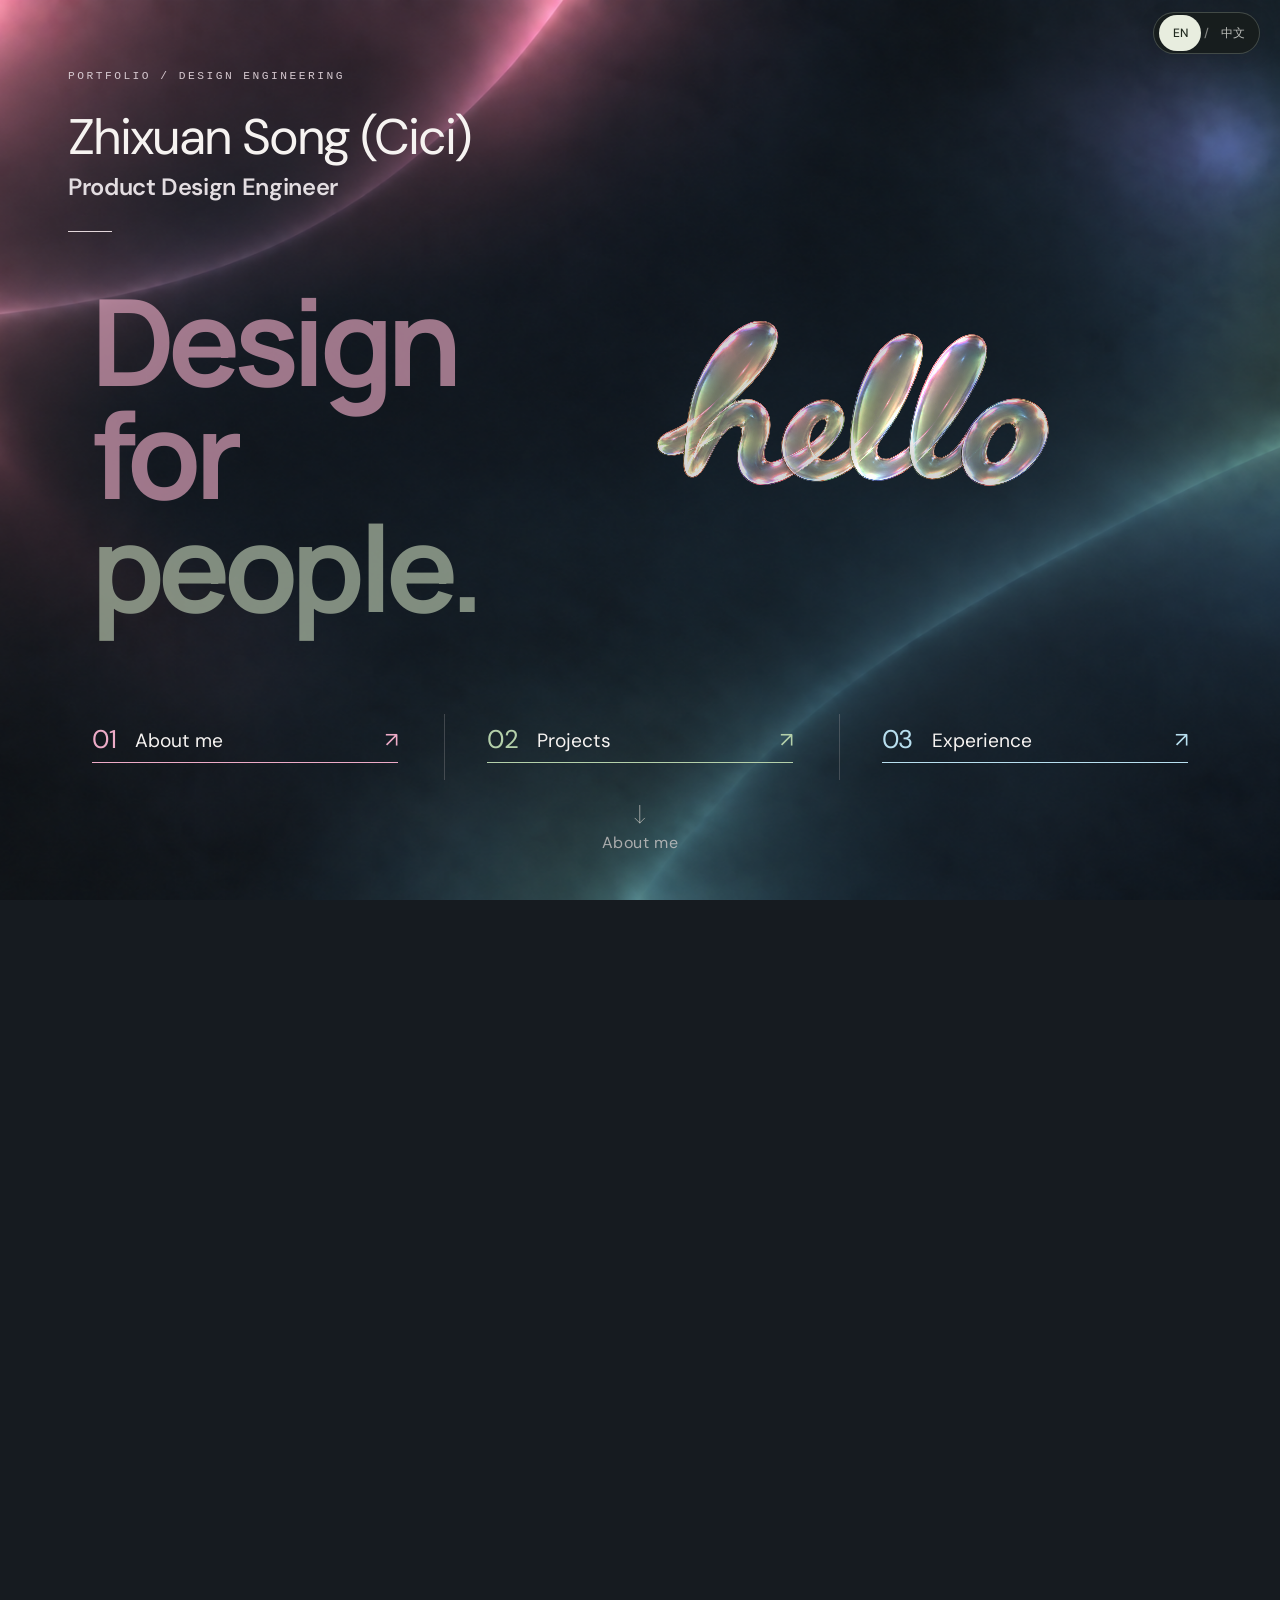
<file: index.html>
<!doctype html>
<html lang="en">
<head>
<script>try{var l=new URLSearchParams(location.search).get('lang')||localStorage.getItem('cici-language');document.documentElement.lang=l==='zh'?'zh-CN':'en'}catch(e){document.documentElement.lang=new URLSearchParams(location.search).get('lang')==='zh'?'zh-CN':'en'}</script>
<script src="locales/zh-CN.js?v=20261005" defer></script>
<script src="i18n-dynamic.js?v=20261005" defer></script>
<script src="i18n.js?v=20261005" defer></script>

  <meta charset="UTF-8">
  <meta name="viewport" content="width=device-width, initial-scale=1">
  <meta name="theme-color" content="#111112">
  <meta name="description" content="Cici’s design portfolio. Design for people. About me, selected projects and experience.">
  <title>Zhixuan Song (Cici) — Design for people</title>
  <link rel="preload" href="assets/dm-sans-400.ttf" as="font" type="font/ttf" crossorigin>
  <link rel="preload" href="assets/home-atmosphere.png" as="image">
  <link rel="stylesheet" href="styles.css?v=20260928-hello">
  <script src="script.js?v=20261005-i18n" defer></script>
<link rel="stylesheet" href="i18n.css?v=20261005">
</head>
<body>
  <main id="main">
    <div class="opening-book" id="home">
      <div class="opening-stage">
        <div class="scene-background" aria-hidden="true"><div class="light-wash"></div><div class="work-wash"></div><div class="experience-wash"></div></div>
        <section class="landing" id="cover" aria-labelledby="hero-title">
      
      <p class="background-statement" aria-label="Design for people"><span>Design</span><span>for</span><span>people.</span></p>
      <div class="identity">
        <p class="identity-label">PORTFOLIO / DESIGN ENGINEERING</p>
        <h1 id="hero-title">Zhixuan Song <span>(Cici)</span></h1>
        <p class="identity-role">Product Design Engineer</p>
      </div>
      <div class="hello-position" aria-hidden="true">
        <div class="hello-float"><img class="hello-image" src="assets/hello-glass-clean.png" alt="" width="1774" height="887" fetchpriority="high"><canvas class="hello-canvas"></canvas></div>
      </div>
      <nav class="entry-nav" aria-label="Contents">
        <a href="#about" data-section="about"><span class="entry-number">01</span><span class="entry-text"><span class="entry-title">About me</span></span><span class="entry-arrow" aria-hidden="true">↗</span></a>
        <a href="#work" data-section="work"><span class="entry-number">02</span><span class="entry-text"><span class="entry-title">Projects</span></span><span class="entry-arrow" aria-hidden="true">↗</span></a>
        <a href="#experience" data-section="experience"><span class="entry-number">03</span><span class="entry-text"><span class="entry-title">Experience</span></span><span class="entry-arrow" aria-hidden="true">↗</span></a>
      </nav>
      <a class="page-turn cover-turn" href="#about"><span class="turn-arrow" aria-hidden="true"><svg viewBox="0 0 20 28" fill="none"><path d="M10 2v22m-6-6 6 6 6-6" stroke="currentColor" stroke-width="1.2" stroke-linecap="round" stroke-linejoin="round"/></svg></span><span>About me</span></a>
    </section>
    <section class="chapter about-page" id="about-page" aria-labelledby="about-title">
      <header class="chapter-header">
        <span><span class="chapter-index">01</span> About me</span>
        <a class="page-turn chapter-up" href="#home"><span class="turn-arrow" aria-hidden="true"><svg viewBox="0 0 20 28" fill="none"><path d="M10 24V2m-6 6 6-6 6 6" stroke="currentColor" stroke-width="1.2" stroke-linecap="round" stroke-linejoin="round"/></svg></span><span>Home</span></a>
        <a class="home-link" href="#home" aria-label="Back to home">Contents <span aria-hidden="true">↗</span></a>
      </header>
      <div class="chapter-body about-layout">
        <div class="about-story">
          <h2 id="about-title">Hello, I’m Cici<span>.</span></h2>
          <p>I combine <strong>design engineering and product management</strong> to create meaningful, human-centred products. I turn user needs into practical solutions, with a focus on long-term value.</p>
        </div>
        <section class="profile-column" aria-labelledby="profile-title">
          <div class="profile-portrait">
            <img src="assets/cici-palette-pencil.png" alt="Pencil portrait of Cici in muted pink, sage green and blue-grey" width="1122" height="1402" decoding="async">
          </div>
          <div class="profile-information">
          <h3 class="section-label" id="profile-title">A little about me</h3>
          <p class="profile-name">Zhixuan Song <span>(Cici)</span></p>
          <p class="profile-education">2nd year · MEng Design Engineering<br><strong>Imperial College London</strong><br><span>Dyson School of Design Engineering</span></p>
          <div class="profile-traits"><span>Clear communicator</span><span>Solution oriented</span></div>
          <address class="profile-contact">
            <a class="contact-email" href="mailto:cs2224@ic.ac.uk">cs2224@ic.ac.uk <span aria-hidden="true">↗</span></a>
            <p>London, UK <span class="contact-separator">/</span> Shanghai, China</p>
            <a href="tel:+447880799023">+44 7880 799023</a>
            <a href="tel:+8618068594661">+86 180 6859 4661</a>
          </address>
          </div>
        </section>
          <section class="skills-section" aria-labelledby="skills-title">
            <h3 id="skills-title">Skills<span>Design meets engineering.</span></h3>
            <div class="skills-grid">
              <section class="skill-column design-skills" aria-labelledby="design-skills-title">
                <h4 id="design-skills-title">Design</h4>
                <p>Human-centred UI/UX, industrial and sustainable design, design for manufacturing and disassembly, and visual communication.</p>
                <ul class="tool-list" aria-label="Design tools">
                  <li class="tool-item tool-figma"><span class="tool-logo"><img src="assets/skills/figma.svg" alt="" width="48" height="48" decoding="async"></span><span class="tool-label">Figma<small>UI / UX</small></span></li>
                  <li class="tool-item tool-indesign"><span class="tool-logo"><img src="assets/skills/indesign.svg" alt="" width="48" height="48" decoding="async"></span><span class="tool-label">Adobe InDesign<small>Visual communication</small></span></li>
                </ul>
              </section>
              <section class="skill-column engineering-skills" aria-labelledby="engineering-skills-title">
                <h4 id="engineering-skills-title">Engineering</h4>
                <p>CAD, simulation and rendering, rapid prototyping, embedded electronics, programming, machine learning and data science.</p>
                <ul class="tool-list" aria-label="Engineering tools">
                  <li class="tool-item tool-ansys"><span class="tool-logo"><img src="assets/skills/ansys.svg" alt="" width="48" height="48" decoding="async"></span><span class="tool-label">Ansys<small>Simulation</small></span></li>
                  <li class="tool-item tool-fusion"><span class="tool-logo"><img src="assets/skills/fusion.svg" alt="" width="48" height="48" decoding="async"></span><span class="tool-label">Fusion 360<small>CAD / prototyping</small></span></li>
                  <li class="tool-item tool-inventor"><span class="tool-logo"><img src="assets/skills/inventor.svg" alt="" width="48" height="48" decoding="async"></span><span class="tool-label">Inventor<small>CAD / rendering</small></span></li>
                  <li class="tool-item tool-blender"><span class="tool-logo"><img src="assets/skills/blender.svg" alt="" width="48" height="48" decoding="async"></span><span class="tool-label">Blender<small>3D visualisation</small></span></li>
                  <li class="tool-item tool-python"><span class="tool-logo"><img src="assets/skills/python.svg" alt="" width="48" height="48" decoding="async"></span><span class="tool-label">Python<small>Data / machine learning</small></span></li>
                  <li class="tool-item tool-matlab"><span class="tool-logo"><img src="assets/skills/matlab.svg" alt="" width="48" height="48" decoding="async"></span><span class="tool-label">MATLAB<small>Numerical computing</small></span></li>
                  <li class="tool-item tool-cplusplus"><span class="tool-logo"><img src="assets/skills/cplusplus.svg" alt="" width="48" height="48" decoding="async"></span><span class="tool-label">C++<small>Programming</small></span></li>
                  <li class="tool-item tool-arduino"><span class="tool-logo"><img src="assets/skills/arduino.svg" alt="" width="48" height="48" decoding="async"></span><span class="tool-label">Arduino<small>Embedded electronics</small></span></li>
                  <li class="tool-item tool-javascript"><span class="tool-logo"><img src="assets/skills/javascript.svg" alt="" width="48" height="48" decoding="async"></span><span class="tool-label">JavaScript<small>Web interaction</small></span></li>
                </ul>
              </section>
            </div>
          </section>
      </div>
      <footer class="chapter-footer"><span class="page-count">01 / 03</span><a class="page-turn" href="#work"><span class="turn-arrow" aria-hidden="true"><svg viewBox="0 0 20 28" fill="none"><path d="M10 2v22m-6-6 6 6 6-6" stroke="currentColor" stroke-width="1.2" stroke-linecap="round" stroke-linejoin="round"/></svg></span><span>02 Projects</span></a></footer>
    </section>
    <section class="book-page chapter work-page" id="work-page" aria-labelledby="work-title">
      <header class="chapter-header"><span><span class="chapter-index">02</span> Projects</span><a class="page-turn chapter-up" href="#about"><span class="turn-arrow" aria-hidden="true"><svg viewBox="0 0 20 28" fill="none"><path d="M10 24V2m-6 6 6-6 6 6" stroke="currentColor" stroke-width="1.2" stroke-linecap="round" stroke-linejoin="round"/></svg></span><span>01 About me</span></a><a class="home-link" href="#home" aria-label="Back to home">Contents <span aria-hidden="true">↗</span></a></header>
      <div class="gallery-content">
        <div class="gallery-heading">
          <div><p class="eyebrow">IDEAS / OBJECTS / EXPERIENCES</p><h2 id="work-title">My projects<span>.</span></h2></div>
          <p class="gallery-intro">Every idea starts with a question.<br>A space to explore what comes next.<span>10 case studies · Ten design journeys</span></p>
        </div>
        <div class="project-gallery" aria-label="Project gallery, ten design case studies">
            <article class="gallery-card gallery-card-dooti" aria-labelledby="project-01-title">
              <a class="project-link" href="dooti.html" aria-label="Explore Dooti — a product design case study">
                <div class="gallery-cover dooti-cover">
                  <img src="assets/dooti/lifestyle.png" alt="Dooti’s portable bag maker and carry pouch worn during a dog walk" width="1200" height="896">
                  <span class="cover-caption">01 / PRODUCT DESIGN</span>
                  
                  <span class="project-open">Explore the process <span aria-hidden="true">↗</span></span>
                </div>
                <div class="gallery-meta"><span>Product design · User research</span><span>01 / 10</span></div>
                <h3 id="project-01-title">Dooti<span class="project-title-arrow" aria-hidden="true">↗</span></h3>
                <p>A cleaner way to collect, seal and carry. From user research to an integrated product system.</p>
              </a>
            </article>
            <article class="gallery-card gallery-card-aura" aria-labelledby="project-02-title">
              <a class="project-link" href="aura.html" aria-label="Explore Aura — an aerodynamic SUV design case study">
                <div class="gallery-cover aura-cover">
                  <img class="aura-city" src="assets/aura/city.png" alt="Blue Aura SUV concept viewed from the rear three-quarter angle on a city street" width="1195" height="896">
                  <span class="cover-caption">02 / AERODYNAMIC DESIGN</span>
                  
                  <span class="project-open">Explore the process <span aria-hidden="true">↗</span></span>
                </div>
                <div class="gallery-meta"><span>Aerodynamic design · CFD</span><span>02 / 10</span></div>
                <h3 id="project-02-title">Aura<span class="project-title-arrow" aria-hidden="true">↗</span></h3>
                <p>Shaped by airflow. From aerodynamic constraints to an integrated SUV concept, tested through CFD.</p>
              </a>
            </article>
            <article class="gallery-card gallery-card-vela" aria-labelledby="project-03-title"><a class="project-link" href="vela.html" aria-label="Explore Vela — a modular aircraft-seat design case study"><div class="gallery-cover vela-cover"><img src="assets/vela/cabin.png" alt="Vela modular economy seats in an aircraft cabin" width="1477" height="1065" loading="lazy"><span class="cover-caption">03 / SUSTAINABLE PRODUCT DESIGN</span><span class="project-open">Explore the process <span aria-hidden="true">↗</span></span></div><div class="gallery-meta"><span>Sustainable design · Circular systems</span><span>03 / 10</span></div><h3 id="project-03-title">Vela<span class="project-title-arrow" aria-hidden="true">↗</span></h3><p>Designed for the journey and beyond. A modular aircraft seat for comfort, repair and material recovery.</p></a></article>
            <article class="gallery-card gallery-card-equiflow" aria-labelledby="project-04-title">
              <a class="project-link" href="equiflow.html" aria-label="Explore Equiflow — a battery cooling plate design case study">
                <div class="gallery-cover equiflow-cover context-cover">
                  <img src="assets/covers/equiflow-context-v2.png" alt="Equiflow sealed battery liquid cooling plate with coolant connections beside an EV battery module — AI-assisted concept visualization" width="1122" height="1402" loading="lazy">
                  <span class="cover-caption">04 / THERMAL MANAGEMENT</span>
                  
                  <span class="project-open">Explore the process <span aria-hidden="true">↗</span></span>
                </div>
                <div class="gallery-meta"><span>Thermal management · CFD</span><span>04 / 10</span></div>
                <h3 id="project-04-title">Equiflow<span class="project-title-arrow" aria-hidden="true">↗</span></h3>
                <p>Cooling by design. A battery cold plate exploring the balance between heat removal, temperature variation and pressure loss.</p>
              </a>
            </article>
            <article class="gallery-card gallery-card-segway" aria-labelledby="project-05-title"><a class="project-link" href="segway.html" aria-label="Explore Dancing Segway — an audio-responsive robot design case study"><div class="gallery-cover segway-cover context-cover"><img src="assets/covers/segway-context.png" alt="Dancing Segway prototype on an electronics workbench — AI-assisted scene" width="1122" height="1402" loading="lazy"><span class="cover-caption">05 / PHYSICAL COMPUTING</span><span class="project-open">Explore the process <span aria-hidden="true">↗</span></span></div><div class="gallery-meta"><span>Physical computing · Signal processing</span><span>05 / 10</span></div><h3 id="project-05-title">Dancing Segway<span class="project-title-arrow" aria-hidden="true">↗</span></h3><p>One beat. One step. A programmable two-wheel robot connecting live audio, movement and continuous balance control.</p></a></article>
            <article class="gallery-card gallery-card-tycoon" aria-labelledby="project-06-title"><a class="project-link" href="tycoon.html" aria-label="Explore Campus Tycoon — a playable campus board game"><div class="gallery-cover tycoon-cover context-cover"><img src="assets/covers/tycoon-context.png" alt="Campus Tycoon displayed on a laptop in a campus study space — AI-assisted presentation" width="1122" height="1402" loading="lazy"><span class="cover-caption">06 / COMPUTING</span><span class="project-open">Explore the process <span aria-hidden="true">↗</span></span></div><div class="gallery-meta"><span>Interaction design · JavaScript</span><span>06 / 10</span></div><h3 id="project-06-title">Campus Tycoon<span class="project-title-arrow" aria-hidden="true">↗</span></h3><p>A familiar board, a campus of possibilities. A playable browser game with explicit turn states, visible feedback and tested rules.</p></a></article>
            <article class="gallery-card gallery-card-jing" aria-labelledby="project-07-title"><a class="project-link" href="jing.html" aria-label="Explore Jìng / The Path — a human-centred campus design case study"><div class="gallery-cover jing-cover context-cover"><img src="assets/covers/jing-context.png" alt="Jìng concept in a university lawn setting — AI-assisted architectural visualization" width="1122" height="1402" loading="lazy"><span class="cover-caption">07 / HUMAN-CENTRED DESIGN</span><span class="project-open">Explore the process <span aria-hidden="true">↗</span></span></div><div class="gallery-meta"><span>Human-centred design · Co-design</span><span>07 / 10</span></div><h3 id="project-07-title">Jìng / The Path<span class="project-title-arrow" aria-hidden="true">↗</span></h3><p>A reason to stay. Reimagining Queen’s Lawn through field research, modular seating and shared campus spaces.</p></a></article>
            <article class="gallery-card gallery-card-blade" aria-labelledby="project-08-title"><a class="project-link" href="blade.html" aria-label="Explore Running Blade — an FEA-led prosthetic design study"><div class="gallery-cover blade-cover context-cover"><span class="cover-caption">08 / PRODUCT DESIGN ENGINEERING</span><img src="assets/covers/blade-context.png" alt="Running Blade concept beside an athletics track — AI-assisted visualization" width="1122" height="1402" loading="lazy"><span class="project-open">Explore the process <span aria-hidden="true">↗</span></span></div><div class="gallery-meta"><span>Structural design · FEA</span><span>08 / 10</span></div><h3 id="project-08-title">Running Blade<span class="project-title-arrow" aria-hidden="true">↗</span></h3><p>Refining the curve. A prosthetic blade study connecting material choice, geometry and simulation evidence.</p></a></article>
            <article class="gallery-card gallery-card-cup" aria-labelledby="project-09-title"><a class="project-link" href="cup.html?v=product-flow-20260928" aria-label="Explore Cup — a shared everyday app for couples"><div class="gallery-cover cup-cover"><span class="cover-caption">09 / DIGITAL PRODUCT DESIGN</span><span class="cup-cover-phones"><span class="cup-cover-screen cup-cover-back"><img src="assets/cup/expenses-en.png" alt="Cup shared expenses web interface" width="780" height="1688" loading="lazy"></span><span class="cup-cover-screen cup-cover-front"><img src="assets/cup/home-en.png" alt="Cup home screen with shared plans and everyday moments" width="780" height="1688" loading="lazy"></span></span><span class="project-open">Explore the experience <span aria-hidden="true">↗</span></span></div><div class="gallery-meta"><span>Digital product · UI/UX design</span><span>09 / 10</span></div><h3 id="project-09-title">Cup<span class="project-title-arrow" aria-hidden="true">↗</span></h3><p>A little more us. A shared space for everyday plans, spending, wishes and thoughtful communication.</p></a></article>
            <article class="gallery-card gallery-card-shybloom" aria-labelledby="project-10-title"><a class="project-link" href="shybloom.html" aria-label="Explore ShyBloom — a responsive flower lantern"><div class="gallery-cover shybloom-cover context-cover"><span class="cover-caption">10 / INTERACTIVE PRODUCT DESIGN</span><img src="assets/covers/shybloom-context.png" alt="ShyBloom prototype in a softly lit interior — AI-assisted scene" width="1122" height="1402" loading="lazy"><span class="project-open">Make it bloom <span aria-hidden="true">↗</span></span></div><div class="gallery-meta"><span>Physical computing · Interaction design</span><span>10 / 10</span></div><h3 id="project-10-title">ShyBloom<span class="project-title-arrow" aria-hidden="true">↗</span></h3><p>A flower that responds. Bringing light sensing, a shared mechanism and a playful gesture into one physical prototype.</p></a></article>
        </div>
      </div>
      <footer class="chapter-footer"><span class="page-count">02 / 03</span><a class="page-turn" href="#experience"><span class="turn-arrow" aria-hidden="true"><svg viewBox="0 0 20 28" fill="none"><path d="M10 2v22m-6-6 6 6 6-6" stroke="currentColor" stroke-width="1.2" stroke-linecap="round" stroke-linejoin="round"/></svg></span><span>03 Experience</span></a></footer>
    </section>
    <section class="book-page chapter experience-page" id="experience-page" aria-labelledby="experience-title">
      <header class="chapter-header"><span><span class="chapter-index">03</span> Experience</span><a class="page-turn chapter-up" href="#work"><span class="turn-arrow" aria-hidden="true"><svg viewBox="0 0 20 28" fill="none"><path d="M10 24V2m-6 6 6-6 6 6" stroke="currentColor" stroke-width="1.2" stroke-linecap="round" stroke-linejoin="round"/></svg></span><span>02 Projects</span></a><a class="home-link" href="#home" aria-label="Back to home">Contents <span aria-hidden="true">↗</span></a></header>
      <div class="chapter-body experience-layout">
        <div class="experience-intro">
          <p class="eyebrow">WORK EXPERIENCE</p>
          <h2 id="experience-title">My<br>journey<span>.</span></h2>
          <p class="chapter-description">Learning through product design, research and hands-on collaboration.</p>
        </div>
        <ol class="experience-timeline" aria-label="Work experience timeline">
          <li class="timeline-entry">
            <div class="timeline-date"><span class="timeline-year">2026</span><span class="timeline-months"><time datetime="2026-07">Jul</time><span aria-hidden="true">—</span><time datetime="2026-09">Sep</time></span></div>
            <span class="timeline-node" aria-hidden="true"></span>
            <article class="timeline-content" aria-labelledby="mettler-toledo-title">
              <p class="timeline-type">INTERNSHIP</p>
              <h3 id="mettler-toledo-title">Mettler Toledo</h3>
              <p class="timeline-role">Marketing Intern <span aria-hidden="true">/</span> Automation Solutions Division</p>
              <p class="timeline-summary">Product styling, software UI and product visualisation.</p>
              <div class="timeline-contributions">
                <section><span class="contribution-number" aria-hidden="true">01</span><div><h4>Bulk weighing scale design</h4><p>Developed <strong>exterior styling and colour schemes</strong> for bulk weighing scales.</p></div></section>
                <section><span class="contribution-number" aria-hidden="true">02</span><div><h4>Automated weighing software UI</h4><p>Designed the system’s UI, refining <strong>interaction logic and information hierarchy</strong> to help customers find key information quickly. Simplified layouts for a cleaner, more cohesive visual experience.</p></div></section>
                <section><span class="contribution-number" aria-hidden="true">03</span><div><h4>Product rendering in Inventor</h4><p>Created rendered product images for marketing in <strong>Autodesk Inventor</strong>, including minor component edits, colour application and assembly.</p></div></section>
              </div>
              <p class="timeline-supporting"><span>Sales &amp; marketing support</span> Compiled records of products sold and organised sales revenue data. Created PowerPoint presentations introducing the products.</p>
            </article>
          </li>
          <li class="timeline-entry">
            <div class="timeline-date"><span class="timeline-year">2025</span><span class="timeline-months"><time datetime="2025-07">Jul</time><span aria-hidden="true">—</span><time datetime="2025-08">Aug</time></span></div>
            <span class="timeline-node" aria-hidden="true"></span>
            <article class="timeline-content" aria-labelledby="refuta-title">
              <p class="timeline-type">INTERNSHIP</p>
              <h3 id="refuta-title">Jiangsu Refuta</h3>
              <p class="timeline-role">Intern</p>
              <p class="timeline-summary">AI-assisted R&amp;D and quality control for refractory materials.</p>
              <div class="timeline-contributions">
                <section><span class="contribution-number" aria-hidden="true">01</span><div><h4>AI-assisted R&amp;D proposal</h4><p>Proposed an AI-assisted R&amp;D approach based on the company’s experimental workflow, using machine learning with the aim of improving experimental efficiency. <strong>Developed the model code and presented the work.</strong></p></div></section>
                <section><span class="contribution-number" aria-hidden="true">02</span><div><h4>Refractories quality control</h4><p>Used <strong>laboratory instruments for quality control of refractory materials</strong>, organised experimental data and <strong>prepared experimental reports.</strong></p></div></section>
              </div>
              <p class="timeline-supporting"><span>Additional contribution</span> Helped refine the company’s PowerPoint templates.</p>
            </article>
          </li>
        </ol>
      </div>
      <footer class="chapter-footer"><span class="page-count">03 / 03</span></footer>
    </section>
      </div>
      <span class="chapter-stop" id="about" aria-hidden="true"></span>
      <span class="chapter-stop work-stop" id="work" aria-hidden="true"></span>
      <span class="chapter-stop experience-stop" id="experience" aria-hidden="true"></span>
    </div>

  </main>
</body>
</html>
</file>
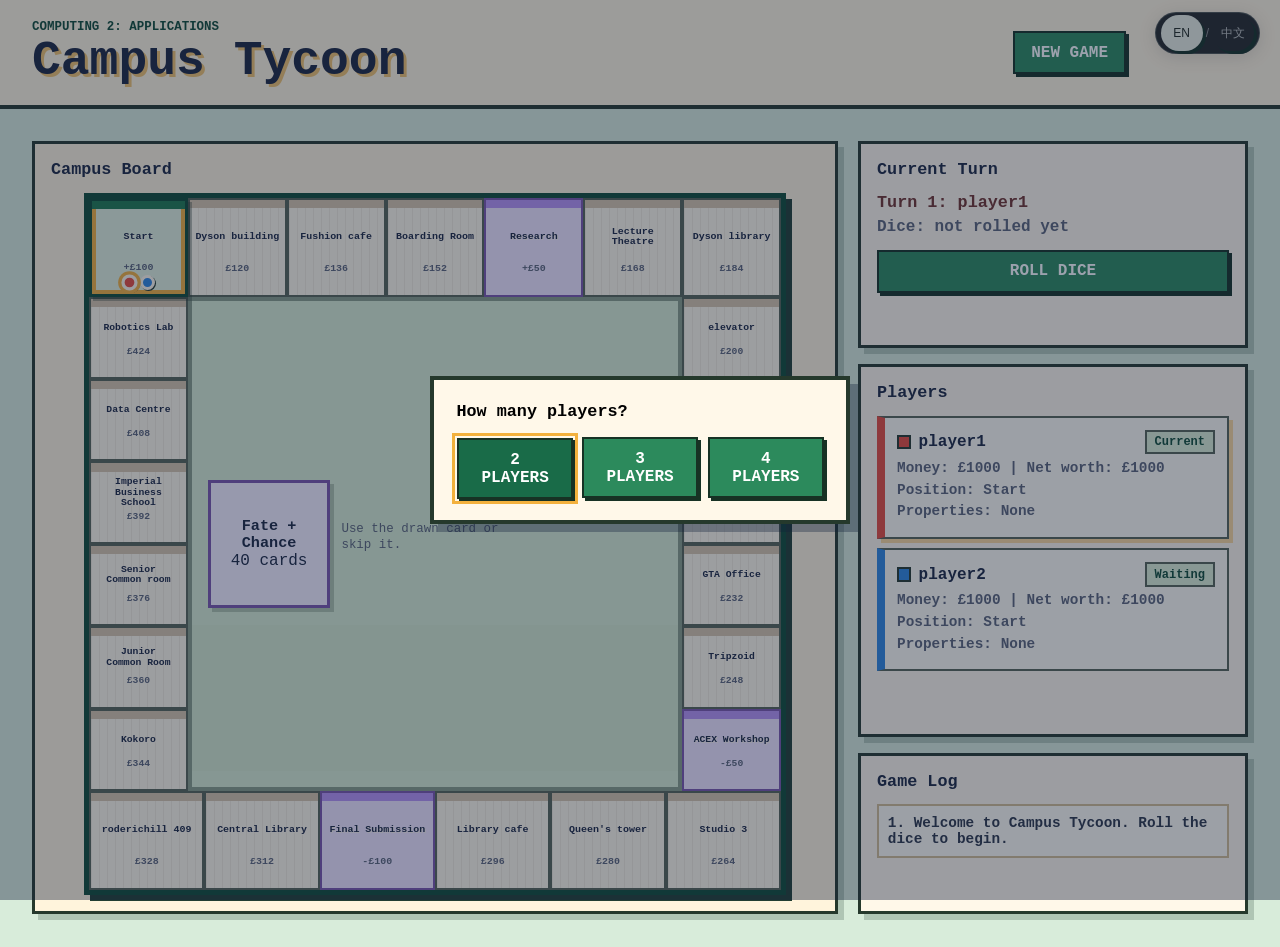
<file: assets/tycoon/play/index.html>
<!doctype html>
<html lang="en">
  <head>
<script>try{var l=new URLSearchParams(location.search).get('lang')||localStorage.getItem('cici-language');document.documentElement.lang=l==='zh'?'zh-CN':'en'}catch(e){document.documentElement.lang=new URLSearchParams(location.search).get('lang')==='zh'?'zh-CN':'en'}</script>
<script src="../../../locales/zh-CN.js?v=20261005" defer></script>
<script src="../../../i18n-dynamic.js?v=20261005" defer></script>
<script src="../../../i18n.js?v=20261005" defer></script>

    <meta charset="UTF-8" />
    <meta name="viewport" content="width=device-width, initial-scale=1.0" />
    <title>Campus Tycoon</title>
    <link rel="stylesheet" href="default.css" />
  <link rel="stylesheet" href="../../../i18n.css?v=20261005">
</head>
  <body>
    <header class="app-header">
      <div>
        <p class="eyebrow">Computing 2: Applications</p>
        <h1>Campus Tycoon</h1>
      </div>
      <button id="new-game-button" type="button">New Game</button>
    </header>

    <main class="game-layout">
      <section class="board-section" aria-labelledby="board-heading">
        <h2 id="board-heading">Campus Board</h2>
        <div id="board" class="board" aria-live="polite"></div>
      </section>

      <aside class="sidebar" aria-label="Game controls and status">
        <section class="panel current-turn" aria-labelledby="turn-heading">
          <h2 id="turn-heading">Current Turn</h2>
          <p id="turn-status" class="turn-status"></p>
          <p id="dice-result" class="dice-result">Dice: not rolled yet</p>
          <p id="winner-message" class="winner-message" aria-live="assertive"></p>

          <div class="controls" aria-label="Turn controls">
            <button id="roll-button" type="button">Roll Dice</button>
            <button id="buy-button" type="button">Buy Property</button>
            <button id="skip-button" type="button">Skip Buying</button>
          </div>
        </section>

        <section class="panel" aria-labelledby="players-heading">
          <h2 id="players-heading">Players</h2>
          <div id="players" class="players"></div>
        </section>

        <section class="panel" aria-labelledby="log-heading">
          <h2 id="log-heading">Game Log</h2>
          <ol id="game-log" class="game-log" aria-live="polite"></ol>
        </section>
      </aside>
    </main>

    <dialog id="player-count-dialog" class="setup-dialog" aria-labelledby="setup-heading">
      <form method="dialog" class="setup-card">
        <h2 id="setup-heading">How many players?</h2>
        <div class="setup-options" aria-label="Choose player count">
          <button value="2" type="submit">2 Players</button>
          <button value="3" type="submit">3 Players</button>
          <button value="4" type="submit">4 Players</button>
        </div>
      </form>
    </dialog>

    <script type="module" src="main.js"></script>
  </body>
</html>
</file>
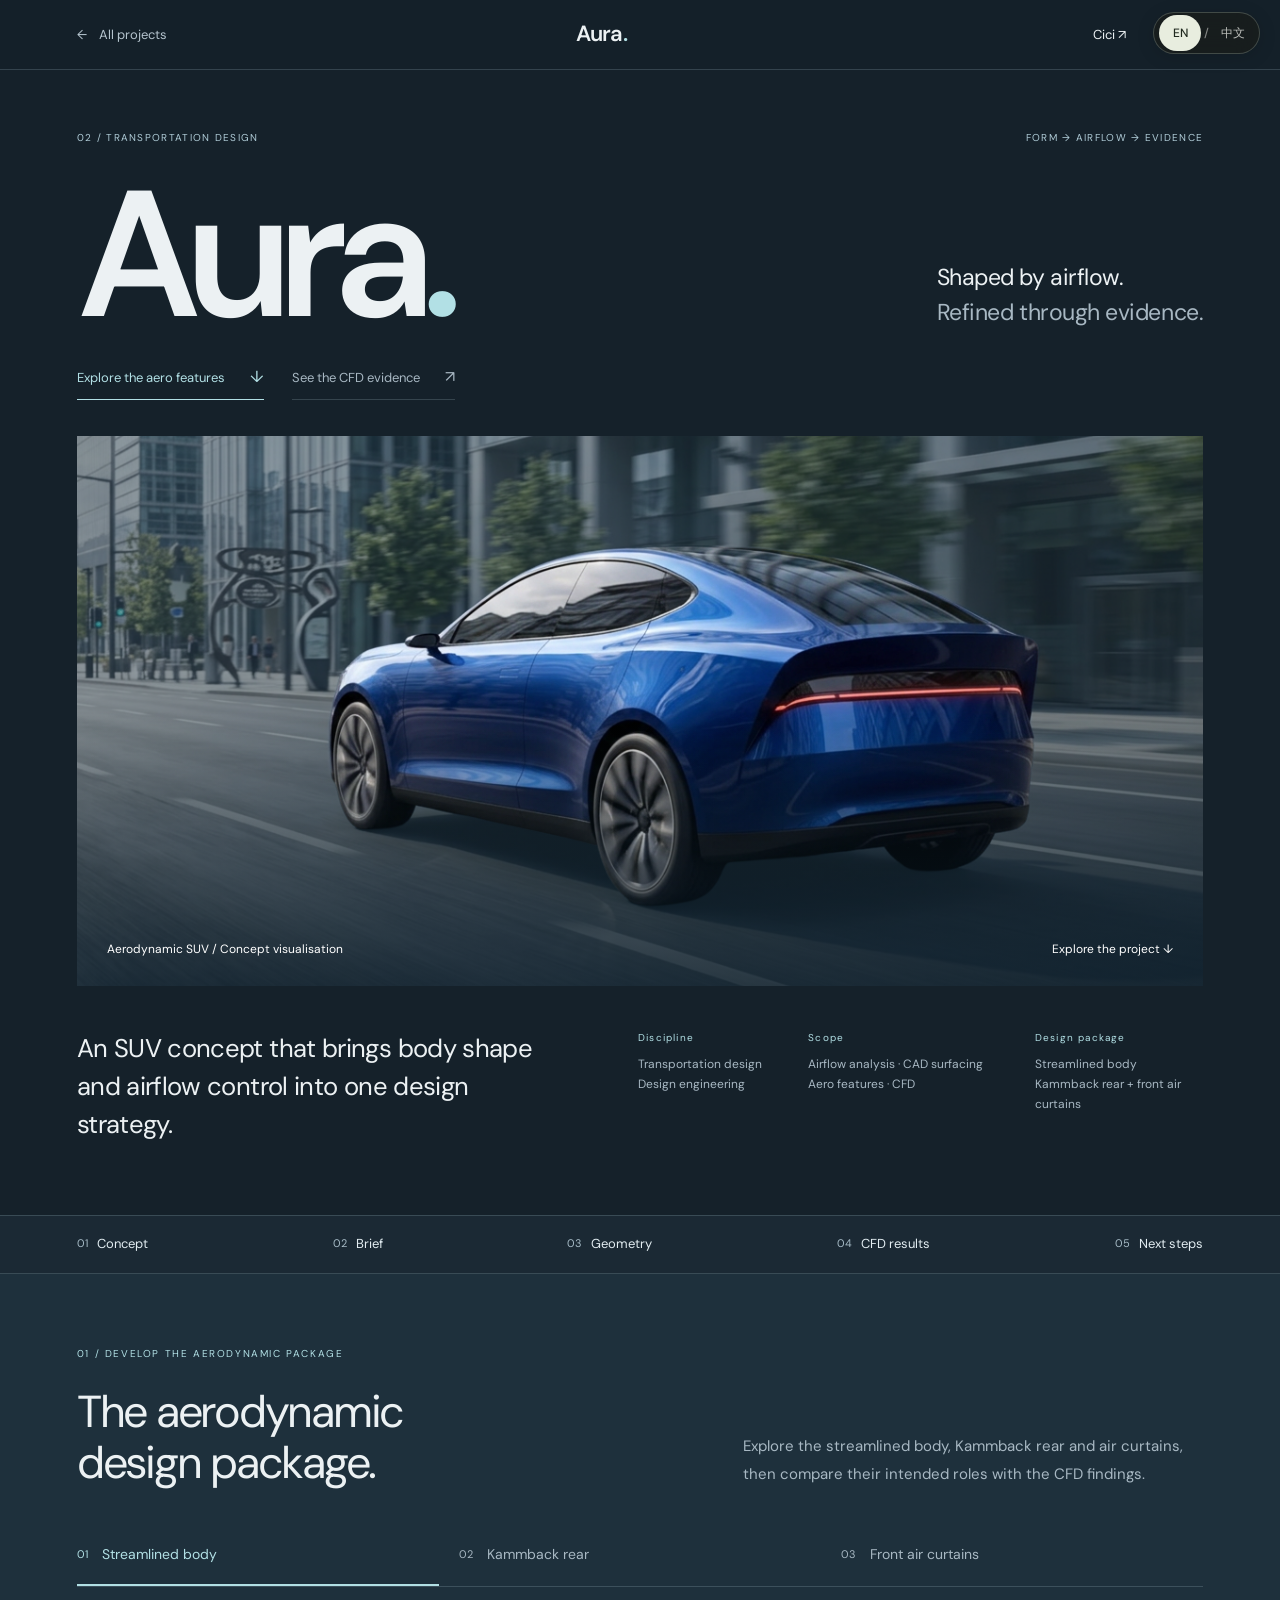
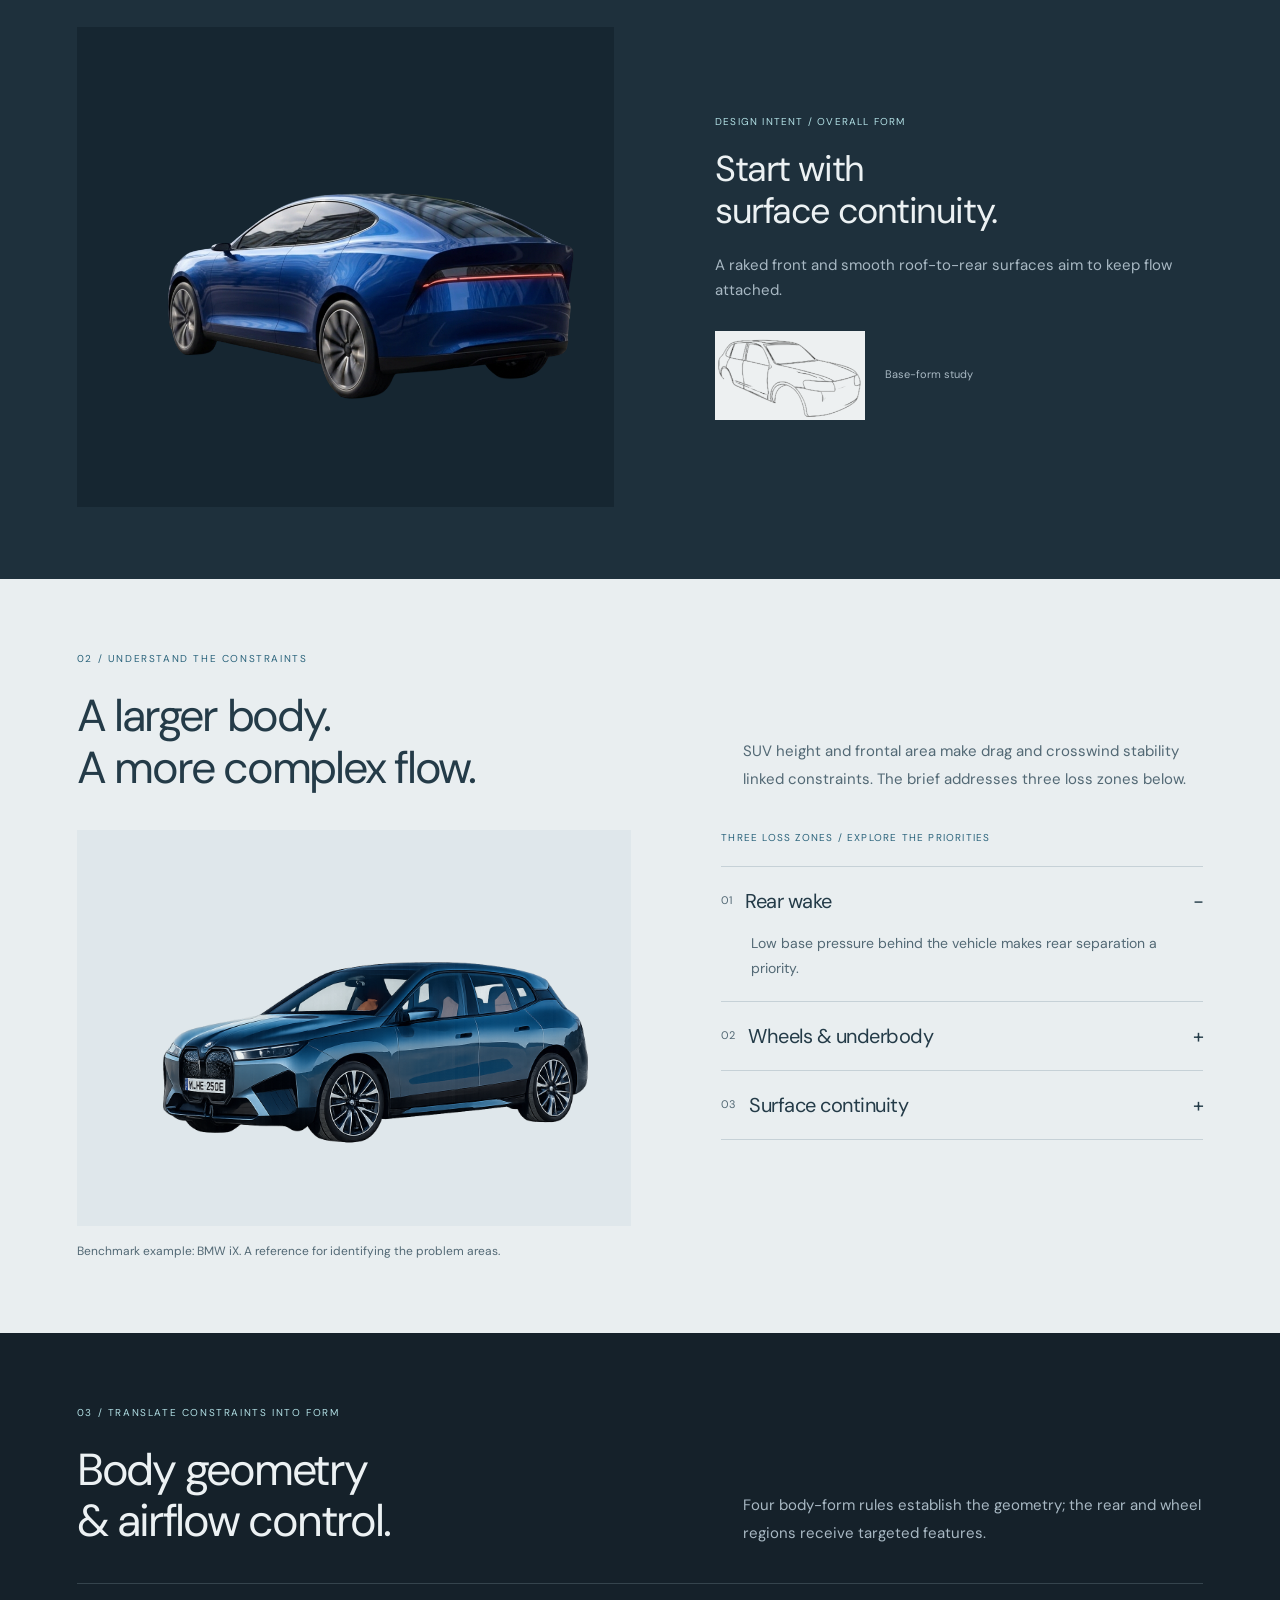
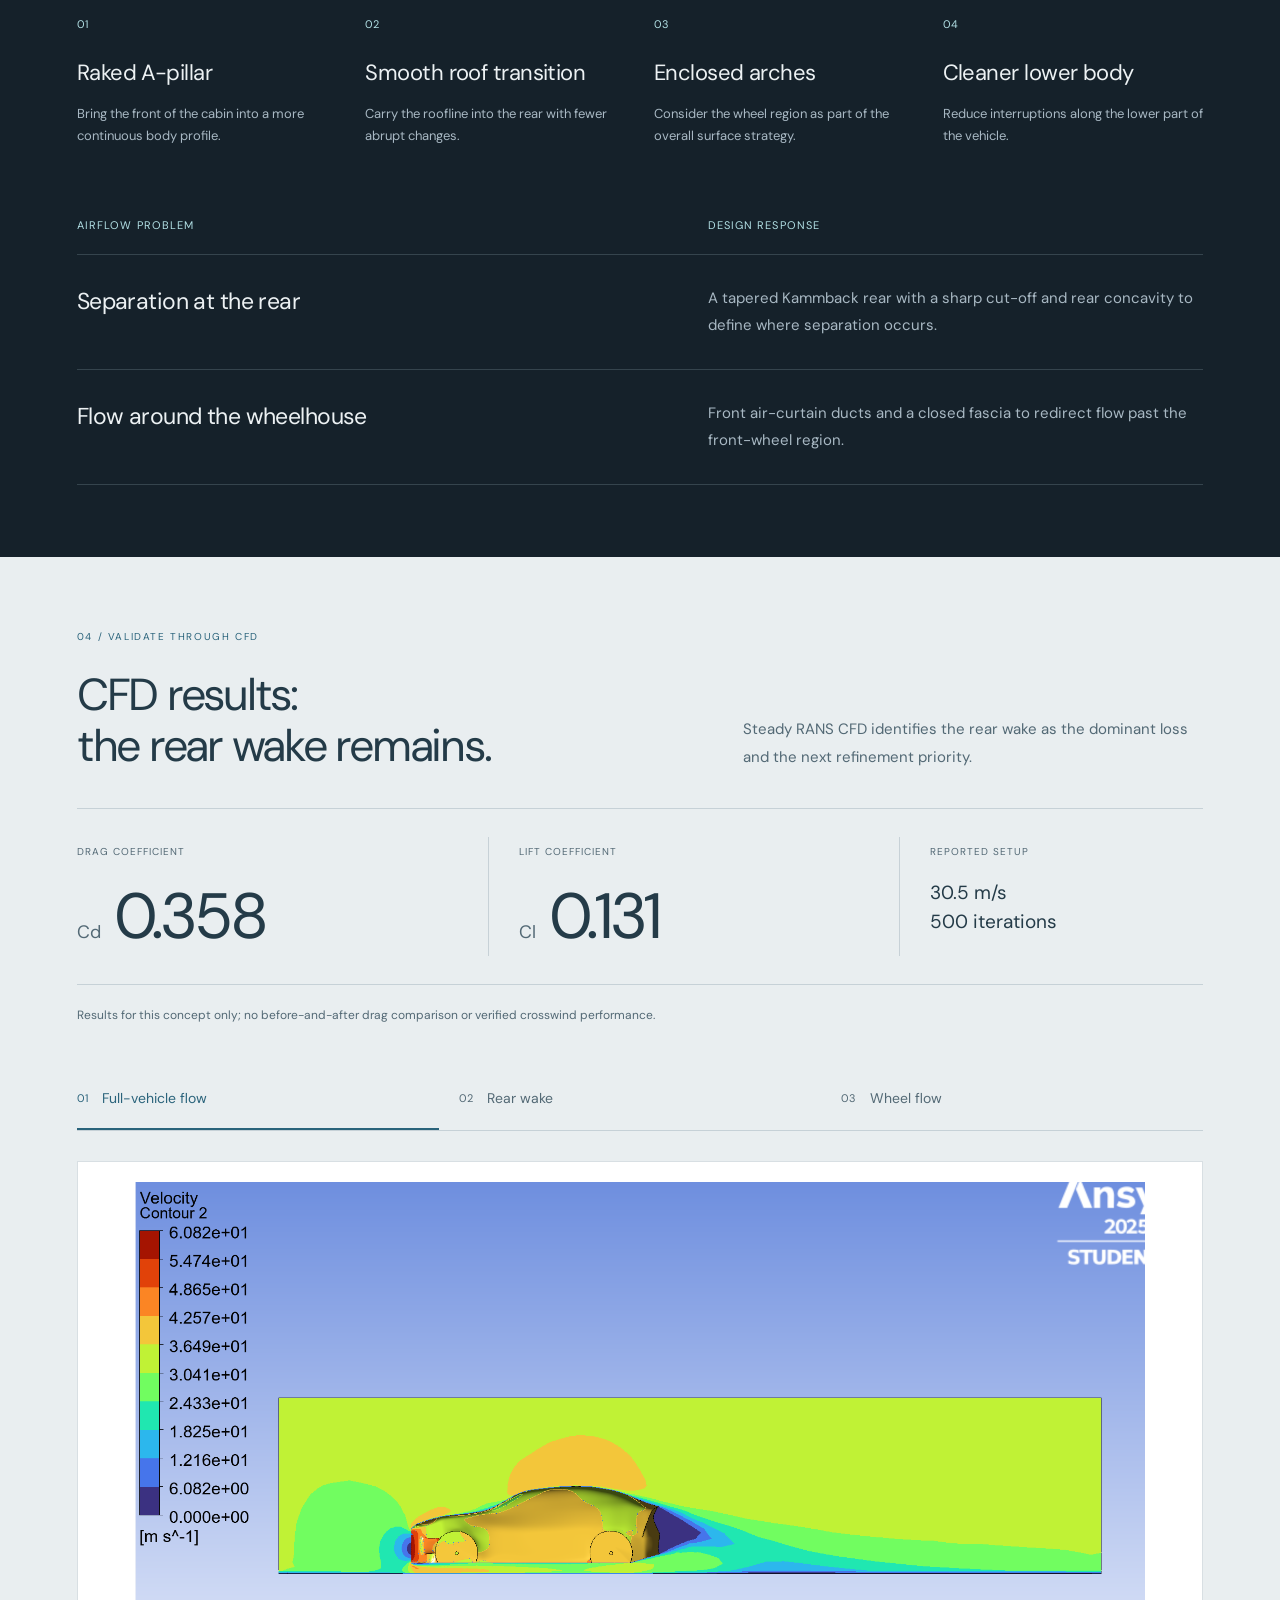
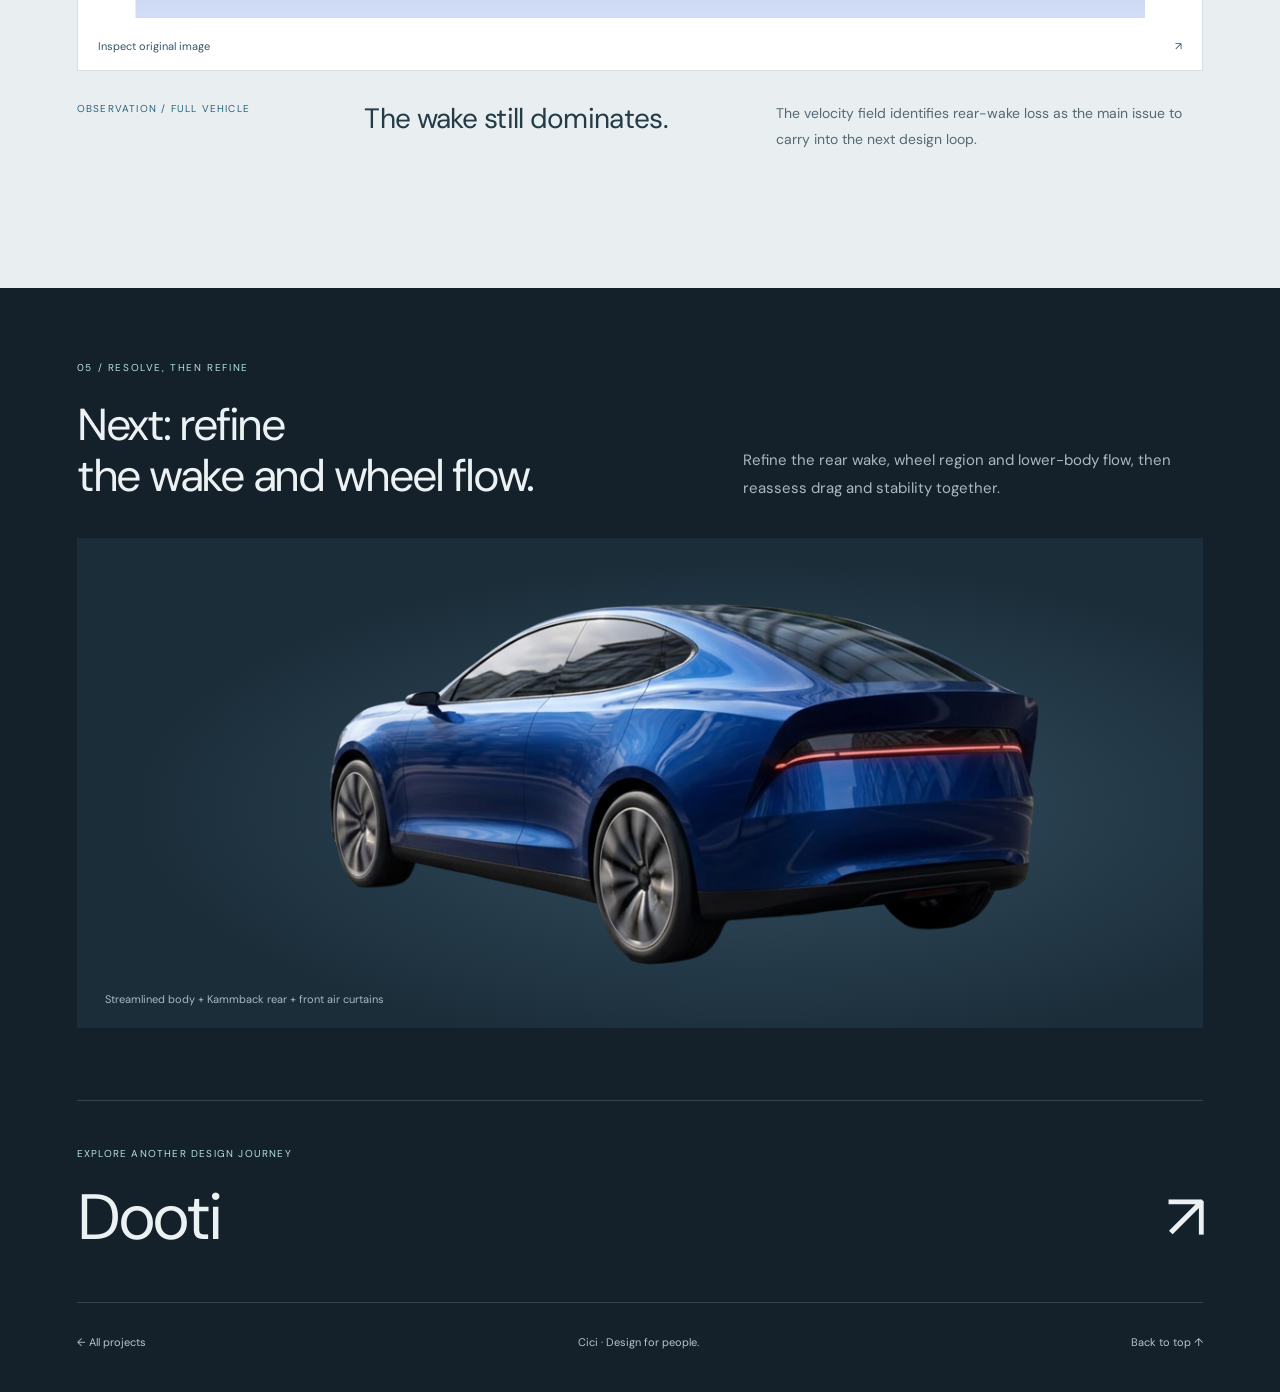
<file: aura.html>
<!doctype html>
<html lang="en" class="case-document">
<head>
<script>try{var l=new URLSearchParams(location.search).get('lang')||localStorage.getItem('cici-language');document.documentElement.lang=l==='zh'?'zh-CN':'en'}catch(e){document.documentElement.lang=new URLSearchParams(location.search).get('lang')==='zh'?'zh-CN':'en'}</script>
<script src="locales/zh-CN.js?v=20261005" defer></script>
<script src="i18n-dynamic.js?v=20261005" defer></script>
<script src="i18n.js?v=20261005" defer></script>

  <meta charset="UTF-8"><meta name="viewport" content="width=device-width, initial-scale=1">
  <meta name="theme-color" content="#15212a">
  <meta name="description" content="Aura — an aerodynamic SUV design study by Cici. From airflow loss mapping and CAD surfacing to Kammback shaping, air curtains and CFD-led refinement.">
  <title>Aura — Aerodynamic SUV · Cici</title>
  <link rel="preload" href="assets/dm-sans-400.ttf" as="font" type="font/ttf" crossorigin>
  <link rel="stylesheet" href="styles.css?v=20260916-1"><link rel="stylesheet" href="dooti.css?v=1"><link rel="stylesheet" href="aura.css?v=1">
  <script src="case-study.js?v=20261005-i18n" defer></script>
<link rel="stylesheet" href="project-story.css?v=20260930-review">
<link rel="stylesheet" href="i18n.css?v=20261005">
</head>
<body class="case-study aura-study">
  <a class="skip-link" href="#overview">Skip to project</a>
  <header class="case-topbar"><a href="index.html#work" class="case-back"><span aria-hidden="true">←</span> All projects</a><a class="case-wordmark" href="#overview" aria-label="Aura project overview">Aura<span>.</span></a><a href="index.html#home">Cici <span aria-hidden="true">↗</span></a><div class="reading-progress" aria-hidden="true"></div></header>
  <main>
    <section id="overview" class="case-hero case-container" aria-labelledby="case-title">
      <div class="hero-kicker"><span>02 / TRANSPORTATION DESIGN</span><span>FORM → AIRFLOW → EVIDENCE</span></div>
      <div class="hero-heading"><h1 id="case-title">Aura<span>.</span></h1><p>Shaped by airflow.<br><span>Refined through evidence.</span></p></div><div class="story-shortcuts" aria-label="Project highlights"><a href="#concept" class="story-primary">Explore the aero features<span aria-hidden="true">↓</span></a><a href="#validation">See the CFD evidence<span aria-hidden="true">↗</span></a></div>
      <figure class="hero-photograph aura-hero"><img class="hero-city" src="assets/aura/city.png" alt="" width="1195" height="896"><img src="assets/aura/hero.png" alt="Aura’s blue streamlined SUV concept in a rear three-quarter view" width="1195" height="896" fetchpriority="high"><figcaption><span>Aerodynamic SUV / Concept visualisation</span><a href="#concept">Explore the project ↓</a></figcaption></figure>
      <div class="project-overview"><p class="overview-lead">An SUV concept that brings body shape and airflow control into one design strategy.</p><dl><div><dt>Discipline</dt><dd>Transportation design<br>Design engineering</dd></div><div><dt>Scope</dt><dd>Airflow analysis · CAD surfacing<br>Aero features · CFD</dd></div><div><dt>Design package</dt><dd>Streamlined body<br>Kammback rear + front air curtains</dd></div></dl></div>
    </section>
    <nav class="case-nav" aria-label="Case study chapters" style="--story-chapters:5"><div><a href="#concept">01 <span>Concept</span></a><a href="#challenge">02 <span>Brief</span></a><a href="#direction">03 <span>Geometry</span></a><a href="#validation">04 <span>CFD results</span></a><a href="#resolution">05 <span>Next steps</span></a></div></nav>

<section id="concept" class="case-section story-feature prototype-section" aria-labelledby="concept-title"><div class="case-container">
      <p class="section-kicker">01 / DEVELOP THE AERODYNAMIC PACKAGE</p>
      <div class="section-heading"><h2 id="concept-title">The aerodynamic<br>design package.</h2><p>Explore the streamlined body, Kammback rear and air curtains, then compare their intended roles with the CFD findings.</p></div>
      <div data-tabs class="aura-tabs">
        <div class="prototype-tabs" role="tablist" aria-label="Aerodynamic design features"><button type="button" role="tab" id="form-tab" aria-controls="form-panel" aria-selected="true" tabindex="0">01 <span>Streamlined body</span></button><button type="button" role="tab" id="rear-tab" aria-controls="rear-panel" aria-selected="false" tabindex="-1">02 <span>Kammback rear</span></button><button type="button" role="tab" id="front-tab" aria-controls="front-panel" aria-selected="false" tabindex="-1">03 <span>Front air curtains</span></button></div>
        <div class="prototype-panel" id="form-panel" role="tabpanel" aria-labelledby="form-tab" tabindex="0"><figure class="prototype-image aura-product-image"><img src="assets/aura/hero.png" alt="Complete Aura concept showing the raked cabin and continuous roof-to-rear profile" width="1195" height="896" loading="lazy"></figure><div class="prototype-copy"><span class="small-label">DESIGN INTENT / OVERALL FORM</span><h3>Start with<br>surface continuity.</h3><p>A raked front and smooth roof-to-rear surfaces aim to keep flow attached.</p><figure class="base-form-inset"><img src="assets/aura/base-form.png" alt="Original line sketch of the SUV base form" width="270" height="160" loading="lazy"><figcaption>Base-form study</figcaption></figure></div></div>
        <div class="prototype-panel" id="rear-panel" role="tabpanel" aria-labelledby="rear-tab" tabindex="0" hidden><figure class="prototype-image aura-product-image"><img src="assets/aura/rear-detail.png" alt="Detail of the tapered rear, cut-off and rear concavity" width="1448" height="1086" loading="lazy"></figure><div class="prototype-copy"><span class="small-label">DESIGN INTENT / REAR SEPARATION</span><h3>Give the airflow<br>a defined exit.</h3><p>Rear taper, a sharp cut-off and concavity aim to control separation. CFD still showed a thick wake.</p><a class="evidence-link" href="#validation">See what the CFD revealed <span aria-hidden="true">↓</span></a><figure class="concept-inset"><img src="assets/aura/kammback-concept.png" alt="Original rear concept sketch exploring Kammback shaping" width="1012" height="1024" loading="lazy"><figcaption>Kammback concept study</figcaption></figure></div></div>
        <div class="prototype-panel" id="front-panel" role="tabpanel" aria-labelledby="front-tab" tabindex="0" hidden><figure class="prototype-image aura-product-image"><img src="assets/aura/front-detail.png" alt="Aura’s front body surfacing and air-curtain intake beside the front wheel" width="1364" height="1153" loading="lazy"></figure><div class="prototype-copy"><span class="small-label">DESIGN INTENT / WHEEL FLOW</span><h3>Guide air past<br>the wheelhouse.</h3><p>Front ducts and a closed fascia aim to guide air past the wheels and limit wheelhouse ingestion.</p><a class="evidence-link" href="#validation">Explore the wheel-flow evidence <span aria-hidden="true">↓</span></a><figure class="concept-inset"><img src="assets/aura/air-curtain-concept.jpg" alt="Original front-view sketch showing the air-curtain concept" width="1231" height="864" loading="lazy"><figcaption>Front air-curtain study</figcaption></figure></div></div>
      </div>
    </div></section>

<section id="challenge" class="case-section light-section" aria-labelledby="challenge-title"><div class="case-container">
      <p class="section-kicker">02 / UNDERSTAND THE CONSTRAINTS</p>
      <div class="section-heading"><h2 id="challenge-title">A larger body.<br>A more complex flow.</h2><p>SUV height and frontal area make drag and crosswind stability linked constraints. The brief addresses three loss zones below.</p></div>

      <div class="research-layout"><figure class="benchmark-figure"><img src="assets/aura/benchmark.png" alt="BMW iX used as the benchmark example in the Aura airflow study" width="1536" height="1024" loading="lazy"><figcaption>Benchmark example: BMW iX. A reference for identifying the problem areas.</figcaption></figure><div class="insight-list"><p class="small-label">THREE LOSS ZONES / EXPLORE THE PRIORITIES</p><details open><summary><span>01</span> Rear wake</summary><p>Low base pressure behind the vehicle makes rear separation a priority.</p></details><details><summary><span>02</span> Wheels &amp; underbody</summary><p>Wheel and underbody turbulence informs the air-curtain and lower-body design.</p></details><details><summary><span>03</span> Surface continuity</summary><p>Smoother body transitions aim to limit flow separation.</p></details></div></div>

    </div></section>

<section id="direction" class="case-section case-container" aria-labelledby="direction-title">
      <p class="section-kicker">03 / TRANSLATE CONSTRAINTS INTO FORM</p>
      <div class="section-heading"><h2 id="direction-title">Body geometry<br>&amp; airflow control.</h2><p>Four body-form rules establish the geometry; the rear and wheel regions receive targeted features.</p></div>
      <div class="form-rules"><div><span>01</span><h3>Raked A-pillar</h3><p>Bring the front of the cabin into a more continuous body profile.</p></div><div><span>02</span><h3>Smooth roof transition</h3><p>Carry the roofline into the rear with fewer abrupt changes.</p></div><div><span>03</span><h3>Enclosed arches</h3><p>Consider the wheel region as part of the overall surface strategy.</p></div><div><span>04</span><h3>Cleaner lower body</h3><p>Reduce interruptions along the lower part of the vehicle.</p></div></div>
      <div class="decision-table"><div class="decision-table-head"><span>Airflow problem</span><span>Design response</span></div><div><h3>Separation at the rear</h3><p>A tapered Kammback rear with a sharp cut-off and rear concavity to define where separation occurs.</p></div><div><h3>Flow around the wheelhouse</h3><p>Front air-curtain ducts and a closed fascia to redirect flow past the front-wheel region.</p></div></div>

    </section>

<section id="validation" class="case-section light-section" aria-labelledby="validation-title"><div class="case-container">
      <p class="section-kicker">04 / VALIDATE THROUGH CFD</p>
      <div class="section-heading"><h2 id="validation-title">CFD results:<br>the rear wake remains.</h2><p>Steady RANS CFD identifies the rear wake as the dominant loss and the next refinement priority.</p></div>
      <div class="cfd-metrics"><div><span>DRAG COEFFICIENT</span><strong><small>Cd</small> 0.358</strong></div><div><span>LIFT COEFFICIENT</span><strong><small>Cl</small> 0.131</strong></div><div><span>REPORTED SETUP</span><p>30.5 m/s<br>500 iterations</p></div></div>
      <p class="cfd-context">Results for this concept only; no before-and-after drag comparison or verified crosswind performance.</p>
      <div data-tabs class="aura-tabs cfd-tabs">
        <div class="prototype-tabs" role="tablist" aria-label="CFD evidence views"><button type="button" role="tab" id="full-tab" aria-controls="full-panel" aria-selected="true" tabindex="0">01 <span>Full-vehicle flow</span></button><button type="button" role="tab" id="wake-tab" aria-controls="wake-panel" aria-selected="false" tabindex="-1">02 <span>Rear wake</span></button><button type="button" role="tab" id="wheel-tab" aria-controls="wheel-panel" aria-selected="false" tabindex="-1">03 <span>Wheel flow</span></button></div>
        <div class="cfd-panel" id="full-panel" role="tabpanel" aria-labelledby="full-tab" tabindex="0"><button type="button" class="cfd-image" data-enlarge aria-label="Enlarge full-vehicle CFD velocity field"><img src="assets/aura/cfd-full.png" alt="Original Ansys velocity contour showing the Aura vehicle and the broad low-velocity region behind it" width="1879" height="811" loading="lazy"><span>Inspect original image <span aria-hidden="true">↗</span></span></button><div class="cfd-reading"><span class="small-label">OBSERVATION / FULL VEHICLE</span><h3>The wake still dominates.</h3><p>The velocity field identifies rear-wake loss as the main issue to carry into the next design loop.</p></div></div>
        <div class="cfd-panel" id="wake-panel" role="tabpanel" aria-labelledby="wake-tab" tabindex="0" hidden><button type="button" class="cfd-image" data-enlarge aria-label="Enlarge Kammback wake CFD image"><img src="assets/aura/cfd-wake.png" alt="Original CFD close-up showing a broad wake behind the Kammback rear" width="995" height="609" loading="lazy"><span>Inspect original image <span aria-hidden="true">↗</span></span></button><div class="cfd-reading"><span class="small-label">OBSERVATION / KAMMBACK</span><h3>A defined cut-off.<br>A broad wake remains.</h3><p>The thick wake shows that the rear cut-off still needs refinement.</p></div></div>
        <div class="cfd-panel" id="wheel-panel" role="tabpanel" aria-labelledby="wheel-tab" tabindex="0" hidden><button type="button" class="cfd-image" data-enlarge aria-label="Enlarge air-curtain wheel-flow CFD image"><img src="assets/aura/cfd-wheel.png" alt="Original CFD detail illustrating flow redirected around the front-wheel region" width="520" height="443" loading="lazy"><span>Inspect original image <span aria-hidden="true">↗</span></span></button><div class="cfd-reading"><span class="small-label">OBSERVATION / AIR CURTAIN</span><h3>Wheel flow is redirected.</h3><p>The result supports further work on wheel flow and the underbody.</p></div></div>
      </div>
    </div></section>

<section id="resolution" class="case-section case-container" aria-labelledby="resolution-title"><p class="section-kicker">05 / RESOLVE, THEN REFINE</p><div class="section-heading"><h2 id="resolution-title">Next: refine<br>the wake and wheel flow.</h2><p>Refine the rear wake, wheel region and lower-body flow, then reassess drag and stability together.</p></div>
      <figure class="aura-final"><img src="assets/aura/hero.png" alt="Final Aura SUV concept combining smooth body surfacing and Kammback rear shaping" width="1195" height="896" loading="lazy"><figcaption>Streamlined body + Kammback rear + front air curtains</figcaption></figure>


    </section>
  </main>
  <footer class="case-footer case-container"><a href="dooti.html"><span class="small-label">EXPLORE ANOTHER DESIGN JOURNEY</span><span>Dooti <span aria-hidden="true">↗</span></span></a><div><a href="index.html#work">← All projects</a><span>Cici · Design for people.</span><a href="#overview">Back to top ↑</a></div></footer>
  <dialog class="image-viewer" aria-labelledby="image-viewer-title"><div class="viewer-toolbar"><h2 id="image-viewer-title">CFD evidence</h2><button type="button" class="viewer-close" aria-label="Close enlarged image">Close ×</button></div><div class="viewer-scroll"><img id="viewer-image" alt=""></div><p id="viewer-caption"></p></dialog>
</body>
</html>
</file>
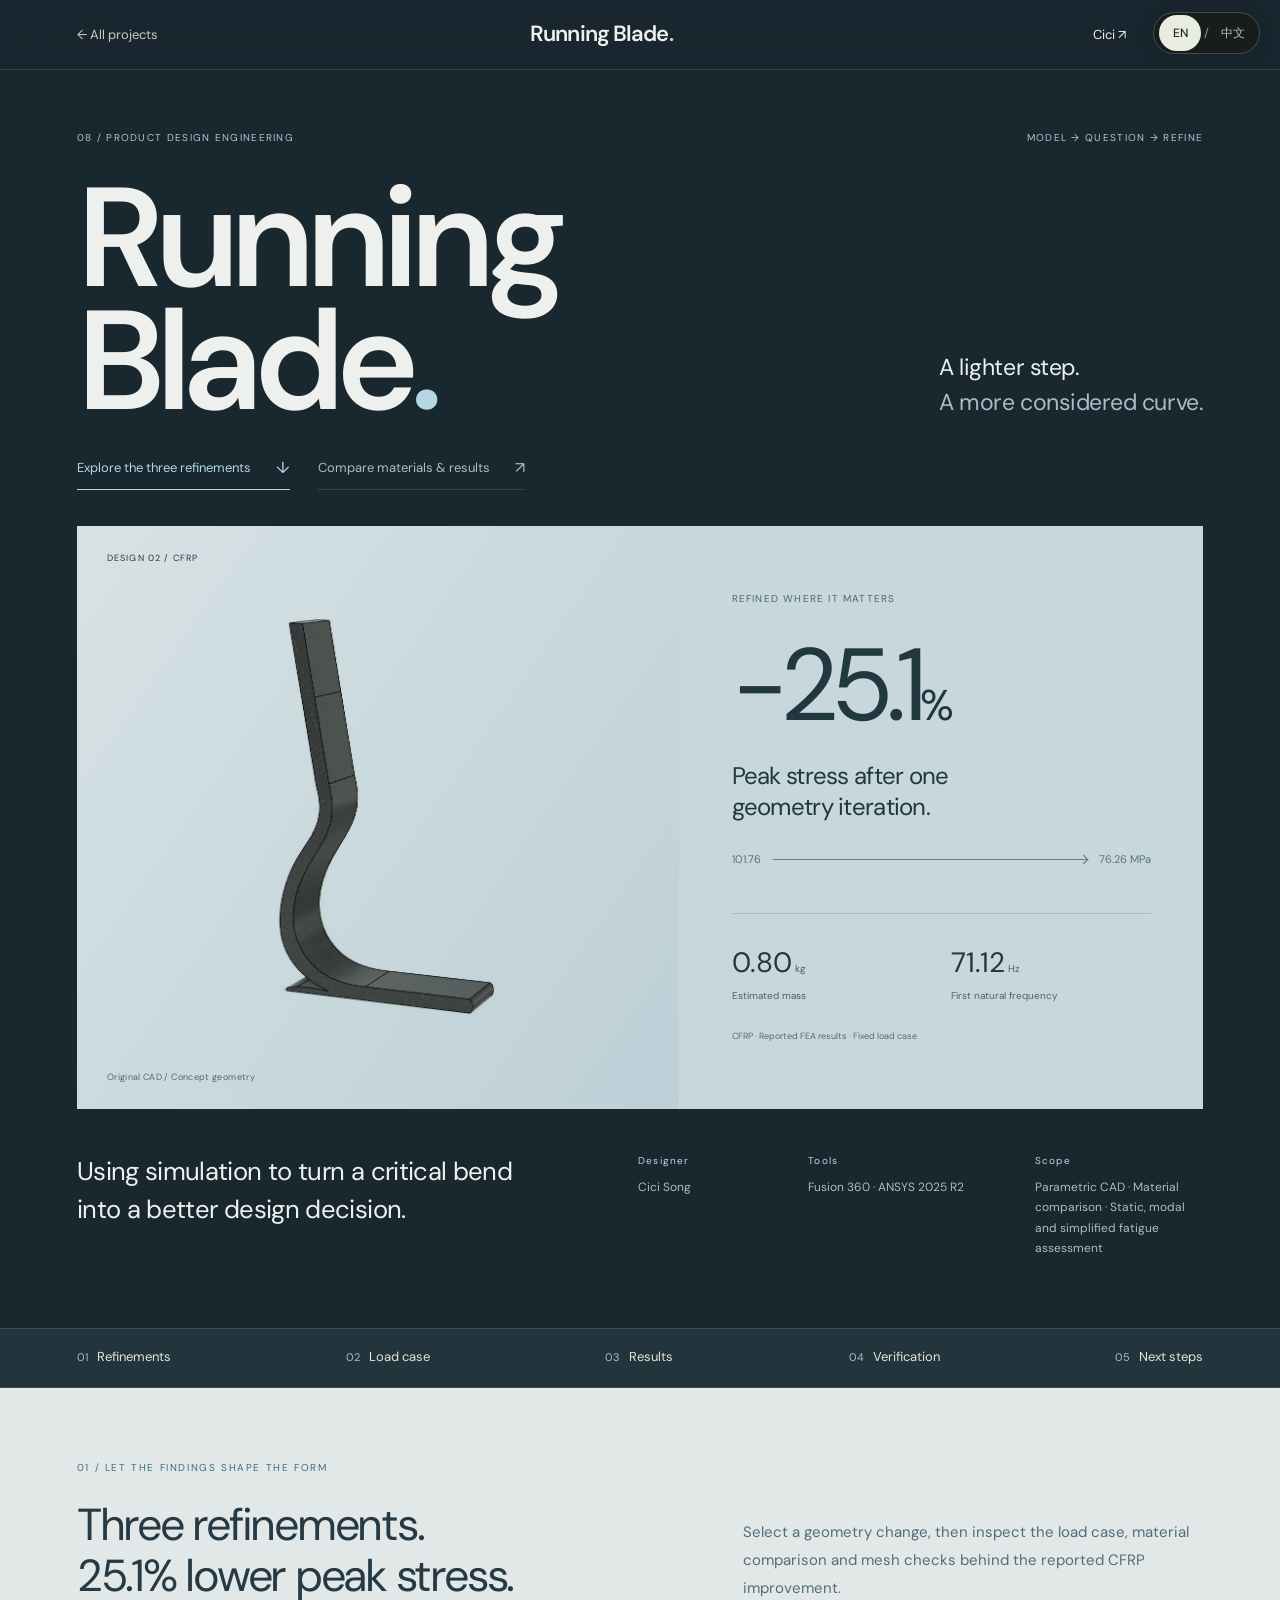
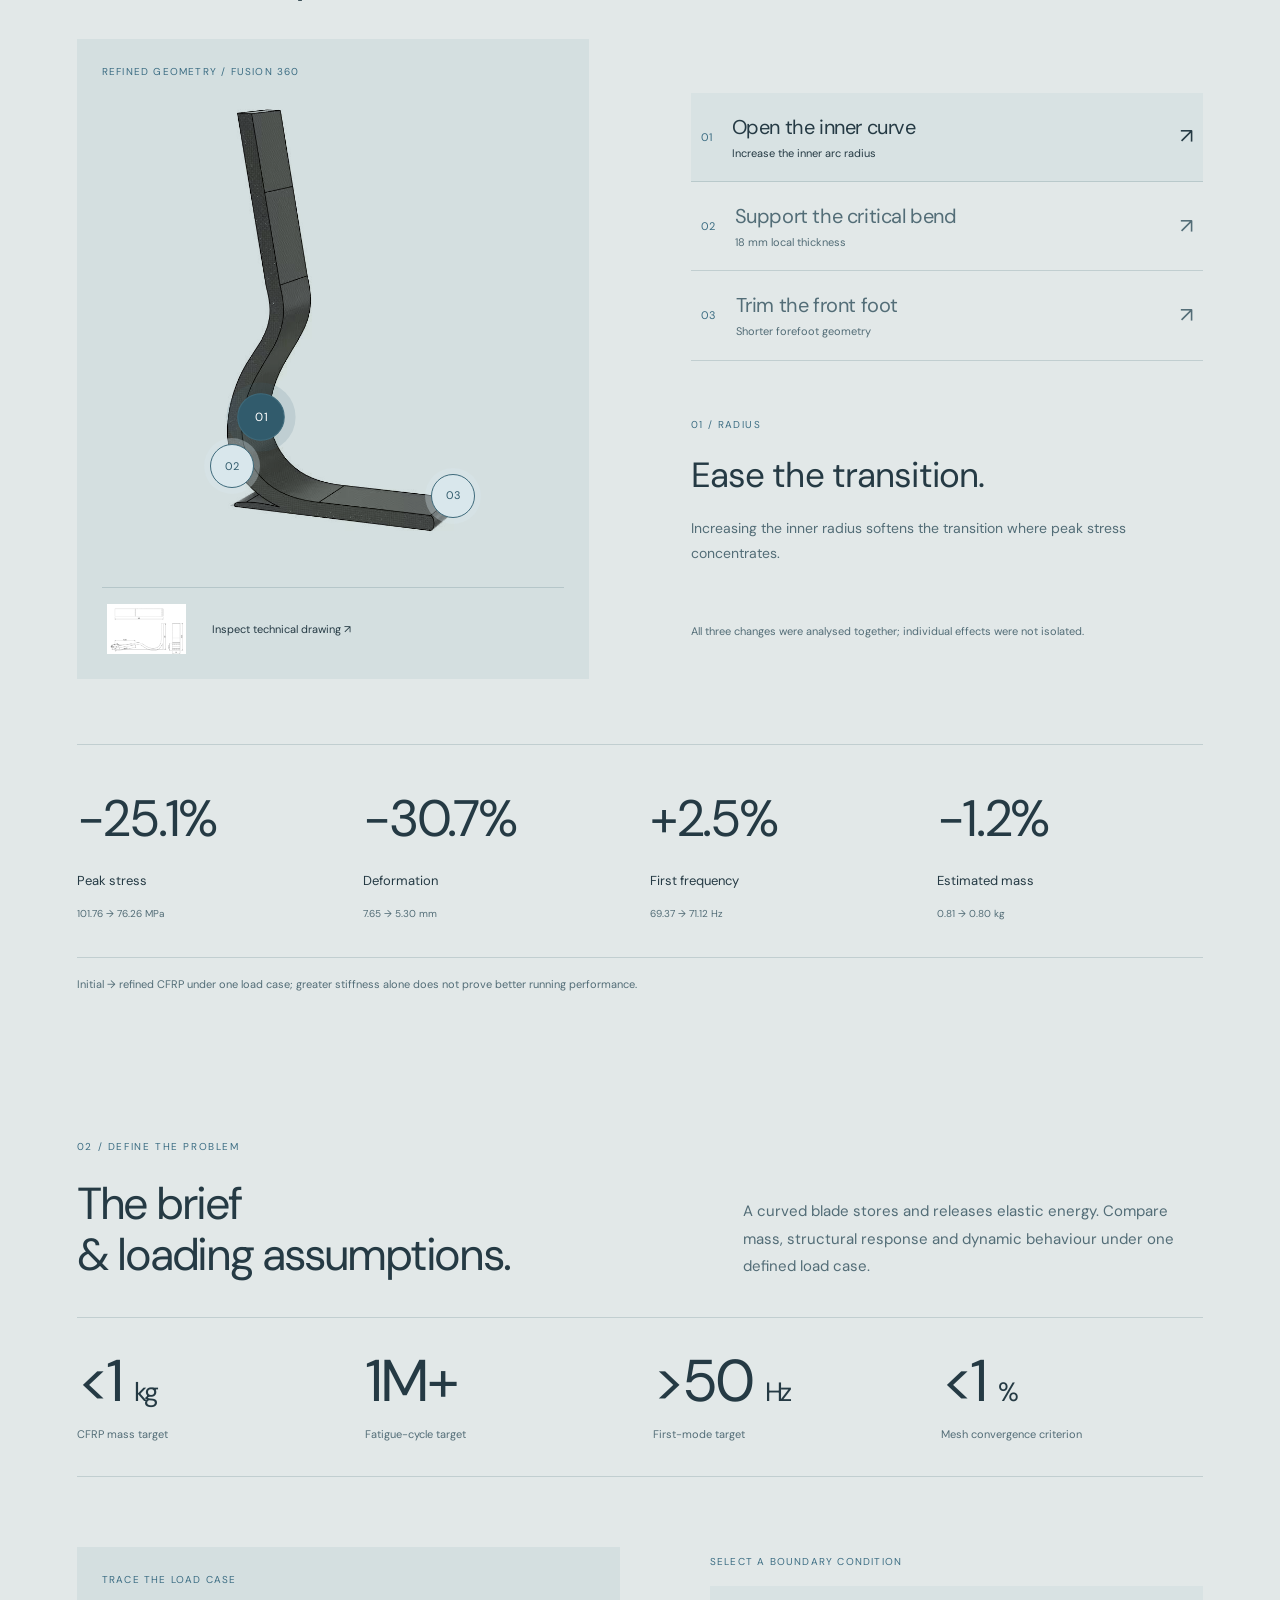
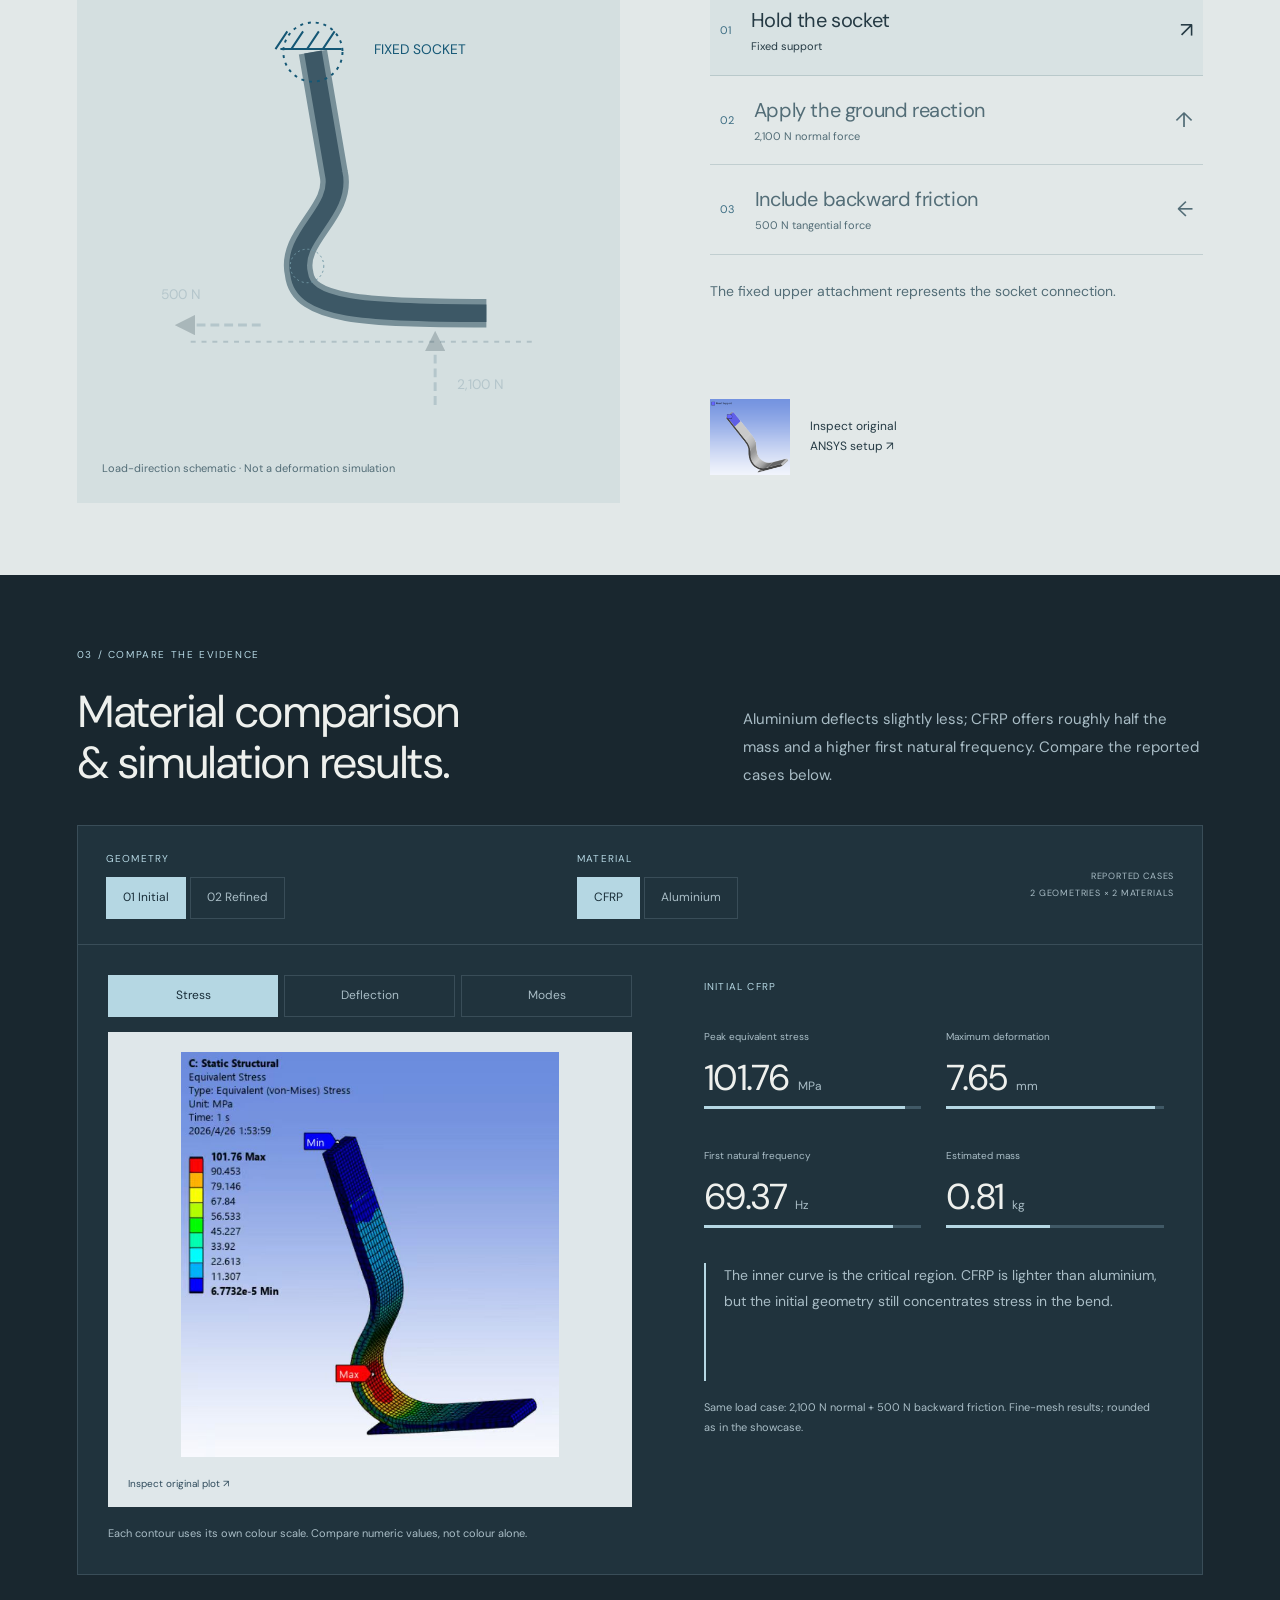
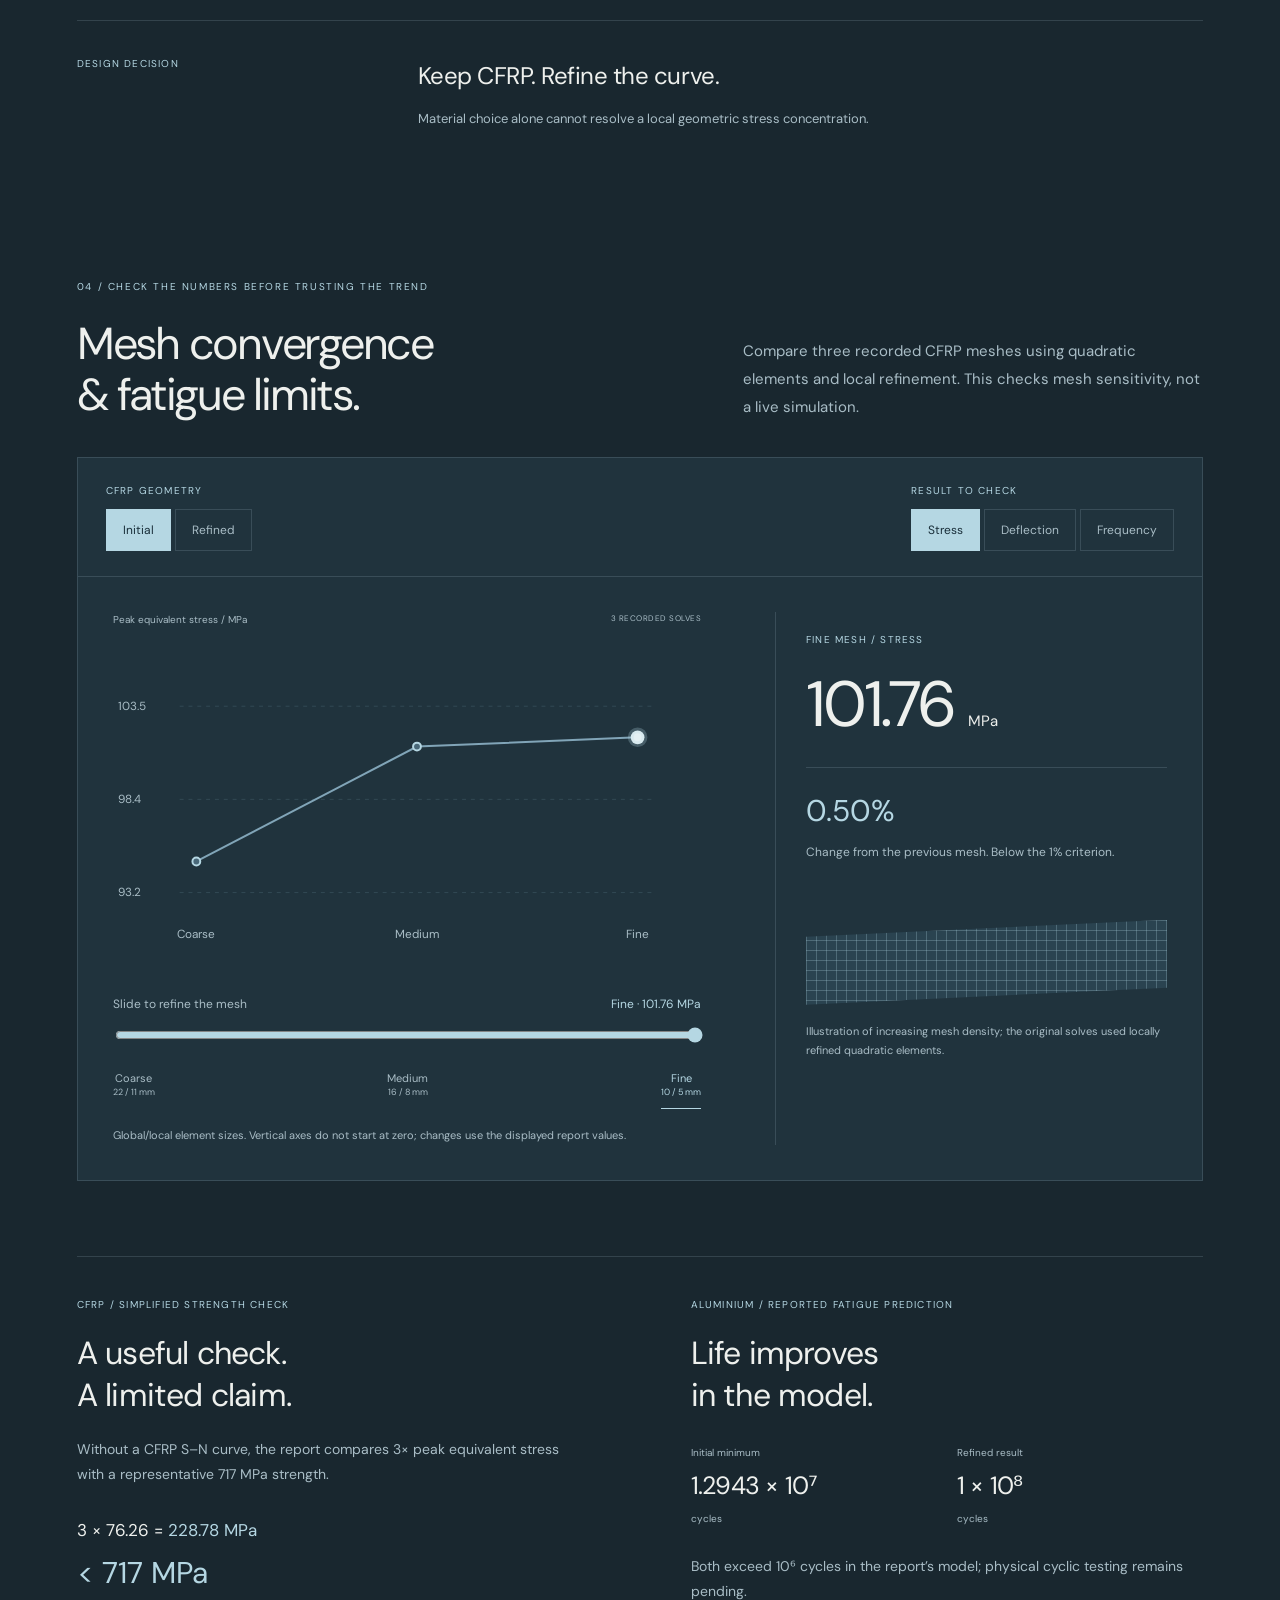
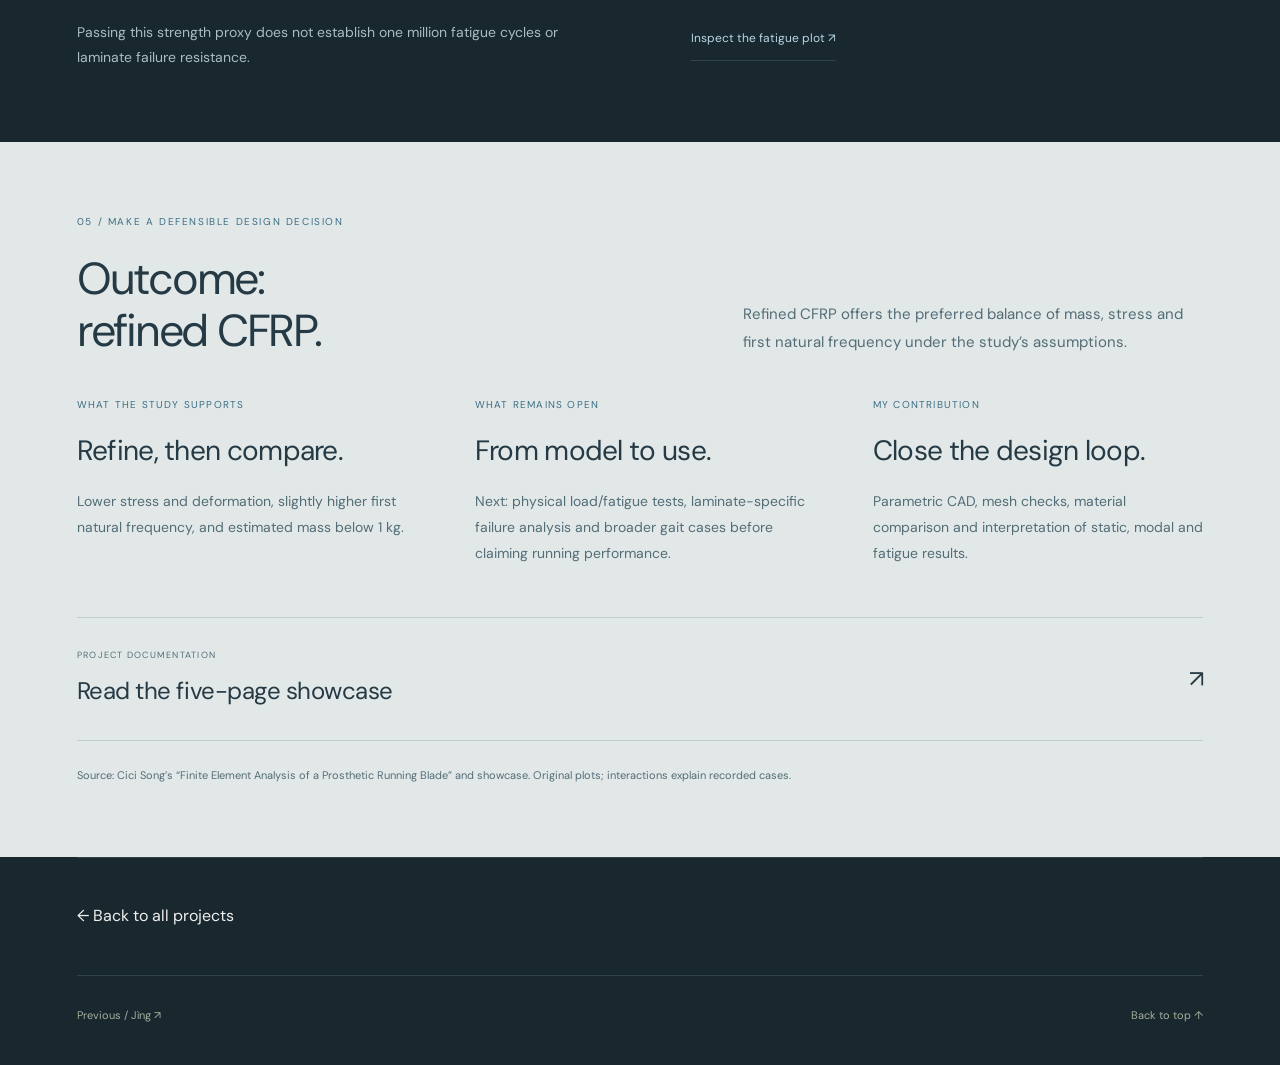
<file: blade.html>
<!doctype html>
<html lang="en" class="case-document"><head>
<script>try{var l=new URLSearchParams(location.search).get('lang')||localStorage.getItem('cici-language');document.documentElement.lang=l==='zh'?'zh-CN':'en'}catch(e){document.documentElement.lang=new URLSearchParams(location.search).get('lang')==='zh'?'zh-CN':'en'}</script>
<script src="locales/zh-CN.js?v=20261005" defer></script>
<script src="i18n-dynamic.js?v=20261005" defer></script>
<script src="i18n.js?v=20261005" defer></script>

<meta charset="UTF-8"><meta name="viewport" content="width=device-width,initial-scale=1"><meta name="theme-color" content="#19272f"><meta name="description" content="Running Blade — Cici Song’s FEA-led prosthetic blade design study. Explore material choices, geometry refinement and mesh convergence."><title>Running Blade — FEA · Cici</title>
<link rel="preload" href="assets/dm-sans-400.ttf" as="font" type="font/ttf" crossorigin><link rel="stylesheet" href="styles.css?v=20260920-2"><link rel="stylesheet" href="dooti.css?v=1"><link rel="stylesheet" href="aura.css?v=1"><link rel="stylesheet" href="blade.css?v=20260925-1"><script src="case-study.js?v=20261005-i18n" defer></script><script src="blade.js?v=20260925-1" defer></script>
<link rel="stylesheet" href="project-story.css?v=20260930-review">
<link rel="stylesheet" href="i18n.css?v=20261005">
</head><body class="case-study blade-study">
<a class="skip-link" href="#overview">Skip to project</a><header class="case-topbar"><a class="case-back" href="index.html#work">← All projects</a><a class="case-wordmark" href="#overview">Running Blade<span>.</span></a><a href="index.html#home">Cici ↗</a><div class="reading-progress" aria-hidden="true"></div></header>
<main><section id="overview" class="case-hero case-container" aria-labelledby="case-title">
<div class="hero-kicker"><span>08 / PRODUCT DESIGN ENGINEERING</span><span>MODEL → QUESTION → REFINE</span></div><div class="hero-heading"><h1 id="case-title">Running<br>Blade<span>.</span></h1><p>A lighter step.<br><span>A more considered curve.</span></p></div><div class="story-shortcuts" aria-label="Project highlights"><a href="#iteration" class="story-primary">Explore the three refinements<span aria-hidden="true">↓</span></a><a href="#explore">Compare materials & results<span aria-hidden="true">↗</span></a></div>
<div class="blade-hero"><div class="hero-drawing"><span class="drawing-label">DESIGN 02 / CFRP</span><img src="assets/blade/refined-cad.jpeg" alt="Original Fusion 360 CAD model of the refined running blade" width="785" height="943" fetchpriority="high"><span class="drawing-scale">Original CAD / Concept geometry</span></div><div class="hero-insight"><span class="small-label">REFINED WHERE IT MATTERS</span><strong>−25.1<span>%</span></strong><p>Peak stress after one<br>geometry iteration.</p><div class="hero-trace" aria-hidden="true"><span>101.76</span><i></i><span>76.26 MPa</span></div><div class="hero-facts"><span><b>0.80</b> kg<br>Estimated mass</span><span><b>71.12</b> Hz<br>First natural frequency</span></div><span class="hero-footnote">CFRP · Reported FEA results · Fixed load case</span></div></div>
<div class="project-overview" data-reveal><p class="overview-lead">Using simulation to turn a critical bend into a better design decision.</p><dl><div><dt>Designer</dt><dd>Cici Song</dd></div><div><dt>Tools</dt><dd>Fusion 360 · ANSYS 2025 R2</dd></div><div><dt>Scope</dt><dd>Parametric CAD · Material comparison · Static, modal and simplified fatigue assessment</dd></div></dl></div>
</section>
<nav class="case-nav" aria-label="Case study chapters" style="--story-chapters:5"><div><a href="#iteration">01 <span>Refinements</span></a><a href="#brief">02 <span>Load case</span></a><a href="#explore">03 <span>Results</span></a><a href="#validation">04 <span>Verification</span></a><a href="#outcome">05 <span>Next steps</span></a></div></nav>

<section id="iteration" class="case-section story-feature light-section" aria-labelledby="iteration-title"><div class="case-container"><p class="section-kicker">01 / LET THE FINDINGS SHAPE THE FORM</p><div class="section-heading" data-reveal><h2 id="iteration-title">Three refinements.<br>25.1% lower peak stress.</h2><p>Select a geometry change, then inspect the load case, material comparison and mesh checks behind the reported CFRP improvement.</p></div>
<div class="geometry-layout" data-reveal><div class="geometry-stage"><span class="small-label">REFINED GEOMETRY / FUSION 360</span><div class="geometry-image"><img src="assets/blade/refined-cad.jpeg" alt="Refined blade CAD with selectable design-change locations" width="785" height="943" loading="lazy"><button type="button" class="geometry-point point-radius" data-change="radius" aria-label="Explore increased inner radius" aria-pressed="true">01</button><button type="button" class="geometry-point point-thickness" data-change="thickness" aria-label="Explore 18 millimetre bend thickness" aria-pressed="false">02</button><button type="button" class="geometry-point point-foot" data-change="foot" aria-label="Explore shortened front foot" aria-pressed="false">03</button><div class="geometry-keyword" id="geometry-keyword" role="status" aria-live="polite" hidden></div></div><button class="drawing-link" type="button" data-enlarge><img src="assets/blade/refined-drawing.png" alt="Report Figure 20: refined blade technical drawing, original dimensions" loading="lazy"><span>Inspect technical drawing ↗</span></button></div><div class="geometry-copy"><div class="choice-stack" role="group" aria-label="Geometry changes"><button type="button" data-change="radius" aria-pressed="true"><span>01</span><span>Open the inner curve<small>Increase the inner arc radius</small></span><b>↗</b></button><button type="button" data-change="thickness" aria-pressed="false"><span>02</span><span>Support the critical bend<small>18 mm local thickness</small></span><b>↗</b></button><button type="button" data-change="foot" aria-pressed="false"><span>03</span><span>Trim the front foot<small>Shorter forefoot geometry</small></span><b>↗</b></button></div><div class="change-detail" aria-live="polite"><span id="change-number">01 / RADIUS</span><h3 id="change-title">Ease the transition.</h3><p id="change-copy">Increasing the inner radius softens the transition where peak stress concentrates.</p></div><p class="micro-note">All three changes were analysed together; individual effects were not isolated.</p></div></div>
<div class="improvement-strip" data-reveal><div><strong>−25.1%</strong><span>Peak stress</span><small>101.76 → 76.26 MPa</small></div><div><strong>−30.7%</strong><span>Deformation</span><small>7.65 → 5.30 mm</small></div><div><strong>+2.5%</strong><span>First frequency</span><small>69.37 → 71.12 Hz</small></div><div><strong>−1.2%</strong><span>Estimated mass</span><small>0.81 → 0.80 kg</small></div></div><p class="micro-note">Initial → refined CFRP under one load case; greater stiffness alone does not prove better running performance.</p>
</div></section>

<section id="brief" class="case-section light-section" aria-labelledby="brief-title"><div class="case-container"><p class="section-kicker">02 / DEFINE THE PROBLEM</p><div class="section-heading" data-reveal><h2 id="brief-title">The brief<br>&amp; loading assumptions.</h2><p>A curved blade stores and releases elastic energy. Compare mass, structural response and dynamic behaviour under one defined load case.</p></div>
<div class="blade-targets"><div><strong>&lt;1 <small>kg</small></strong><span>CFRP mass target</span></div><div><strong>1M+</strong><span>Fatigue-cycle target</span></div><div><strong>&gt;50 <small>Hz</small></strong><span>First-mode target</span></div><div><strong>&lt;1 <small>%</small></strong><span>Mesh convergence criterion</span></div></div>
<div class="load-explorer" data-reveal><div class="load-visual" data-active="support"><span class="small-label">TRACE THE LOAD CASE</span><svg viewBox="0 0 500 460" role="img" aria-label="Schematic blade with a fixed upper socket, upward normal reaction and backward friction at the foot"><defs><marker id="force-arrow" viewBox="0 0 10 10" refX="8" refY="5" markerWidth="7" markerHeight="7" orient="auto-start-reverse"><path d="M0 0 10 5 0 10z" fill="currentColor"/></marker></defs><path class="load-ground" d="M90 359H437"/><path class="blade-outline" d="M214 65 235 188C244 227 191 252 200 290C204 326 264 330 390 330"/><path class="blade-outline inner" d="M214 65 235 188C244 227 191 252 200 290C204 326 264 330 390 330"/><g class="force-mark force-support"><path d="M181 62H243M188 44l-12 18m28-18-12 18m28-18-12 18m28-18-12 18"/><circle cx="214" cy="65" r="30"/><text x="276" y="67">FIXED SOCKET</text></g><g class="force-mark force-normal"><path class="force-line" d="M338 423V352" marker-end="url(#force-arrow)"/><text x="360" y="407">2,100 N</text></g><g class="force-mark force-friction"><path class="force-line" d="M161 342H78" marker-end="url(#force-arrow)"/><text x="60" y="316">500 N</text></g><circle class="bend-marker" cx="208" cy="282" r="17"/></svg><p class="micro-note">Load-direction schematic · Not a deformation simulation</p></div><div class="load-controls"><p class="small-label">SELECT A BOUNDARY CONDITION</p><div class="choice-stack" role="group" aria-label="Boundary conditions"><button type="button" data-load="support" aria-pressed="true"><span>01</span><span>Hold the socket<small>Fixed support</small></span><b>↗</b></button><button type="button" data-load="normal" aria-pressed="false"><span>02</span><span>Apply the ground reaction<small>2,100 N normal force</small></span><b>↑</b></button><button type="button" data-load="friction" aria-pressed="false"><span>03</span><span>Include backward friction<small>500 N tangential force</small></span><b>←</b></button></div><p id="load-copy" class="interaction-copy" aria-live="polite">The fixed upper attachment represents the socket connection.</p><button class="load-evidence" type="button" data-enlarge aria-label="Inspect selected boundary-condition figure"><img id="load-image" src="assets/blade/support.png" alt="Report Figure 1: fixed socket support" width="614" height="583" loading="lazy"><span>Inspect original<br>ANSYS setup ↗</span></button></div></div>
</div></section>

<section id="explore" class="case-section case-container" aria-labelledby="explore-title"><p class="section-kicker">03 / COMPARE THE EVIDENCE</p><div class="section-heading" data-reveal><h2 id="explore-title">Material comparison<br>&amp; simulation results.</h2><p>Aluminium deflects slightly less; CFRP offers roughly half the mass and a higher first natural frequency. Compare the reported cases below.</p></div>
<div class="result-lab" data-reveal><div class="lab-toolbar"><div><span class="small-label">GEOMETRY</span><div class="segmented" role="group" aria-label="Result geometry"><button data-design="initial" aria-pressed="true">01 Initial</button><button data-design="refined" aria-pressed="false">02 Refined</button></div></div><div><span class="small-label">MATERIAL</span><div class="segmented" role="group" aria-label="Result material"><button data-material="cfrp" aria-pressed="true">CFRP</button><button data-material="al" aria-pressed="false">Aluminium</button></div></div><span class="lab-badge">REPORTED CASES<br>2 GEOMETRIES × 2 MATERIALS</span></div>
<div class="result-layout"><div class="result-visual"><div class="metric-tabs" role="group" aria-label="Analysis view"><button data-view="stress" aria-pressed="true">Stress</button><button data-view="deflection" aria-pressed="false">Deflection</button><button data-view="modes" aria-pressed="false">Modes</button></div><button class="contour-frame" data-enlarge type="button" aria-label="Enlarge selected analysis plot"><img id="result-image" src="assets/blade/initial-cfrp-stress.jpeg" alt="Initial CFRP: equivalent stress, fine mesh. Peak 101.76 MPa. Original ANSYS contour with its own legend." width="717" height="768" loading="lazy"><span>Inspect original plot ↗</span></button><p class="micro-note">Each contour uses its own colour scale. Compare numeric values, not colour alone.</p></div><div class="result-details"><p id="result-name" class="small-label">INITIAL / CFRP</p><div class="result-metrics" aria-live="polite"><div><span>Peak equivalent stress</span><strong id="value-stress">101.76 <small>MPa</small></strong><i><b id="bar-stress"></b></i></div><div><span>Maximum deformation</span><strong id="value-deflection">7.65 <small>mm</small></strong><i><b id="bar-deflection"></b></i></div><div><span>First natural frequency</span><strong id="value-frequency">69.37 <small>Hz</small></strong><i><b id="bar-frequency"></b></i></div><div><span>Estimated mass</span><strong id="value-mass">0.81 <small>kg</small></strong><i><b id="bar-mass"></b></i></div></div><p id="result-insight" class="interaction-copy">The inner curve is the critical region. CFRP is lighter than aluminium, but the initial geometry still concentrates stress in the bend.</p><p class="micro-note">Same load case: 2,100 N normal + 500 N backward friction. Fine-mesh results; rounded as in the showcase.</p></div></div></div>
<div class="decision-line"><span>DESIGN DECISION</span><p>Keep CFRP. Refine the curve.<br><small>Material choice alone cannot resolve a local geometric stress concentration.</small></p></div>
</section>

<section id="validation" class="case-section case-container" aria-labelledby="validation-title"><p class="section-kicker">04 / CHECK THE NUMBERS BEFORE TRUSTING THE TREND</p><div class="section-heading" data-reveal><h2 id="validation-title">Mesh convergence<br>&amp; fatigue limits.</h2><p>Compare three recorded CFRP meshes using quadratic elements and local refinement. This checks mesh sensitivity, not a live simulation.</p></div>
<div class="mesh-lab" data-reveal><div class="lab-toolbar"><div><span class="small-label">CFRP GEOMETRY</span><div class="segmented" role="group" aria-label="Mesh-study geometry"><button data-mesh-design="initial" aria-pressed="true">Initial</button><button data-mesh-design="refined" aria-pressed="false">Refined</button></div></div><div><span class="small-label">RESULT TO CHECK</span><div class="segmented" role="group" aria-label="Convergence metric"><button data-mesh-metric="stress" aria-pressed="true">Stress</button><button data-mesh-metric="deflection" aria-pressed="false">Deflection</button><button data-mesh-metric="frequency" aria-pressed="false">Frequency</button></div></div></div>
<div class="mesh-layout"><div class="mesh-chart"><div class="chart-heading"><span id="chart-unit">Peak equivalent stress / MPa</span><span>3 RECORDED SOLVES</span></div><svg id="convergence-chart" viewBox="0 0 600 300" role="img" aria-labelledby="chart-title chart-description"><title id="chart-title">CFRP mesh convergence</title><desc id="chart-description">Stress: coarse 94.95, medium 101.25, fine 101.76 MPa.</desc><g class="chart-grid"><path d="M68 40H550M68 135H550M68 230H550"/></g><text id="axis-high" x="5" y="44"></text><text id="axis-mid" x="5" y="139"></text><text id="axis-low" x="5" y="234"></text><path id="chart-line"/><g id="chart-points"></g><g class="chart-x"><text x="85" y="276">Coarse</text><text x="310" y="276">Medium</text><text x="535" y="276">Fine</text></g></svg><label class="mesh-range-label" for="mesh-step"><span>Slide to refine the mesh</span><output id="mesh-step-label" for="mesh-step">Fine / 03</output></label><input type="range" min="0" max="2" step="1" value="2" id="mesh-step" aria-label="Mesh refinement step"><div class="mesh-stops" role="group" aria-label="Choose mesh size"><button data-mesh-step="0" aria-pressed="false">Coarse<small>22 / 11 mm</small></button><button data-mesh-step="1" aria-pressed="false">Medium<small>16 / 8 mm</small></button><button data-mesh-step="2" aria-pressed="true">Fine<small>10 / 5 mm</small></button></div><p class="micro-note">Global/local element sizes. Vertical axes do not start at zero; changes use the displayed report values.</p></div><div class="mesh-readout" aria-live="polite"><span class="small-label" id="mesh-readout-label">FINE MESH / STRESS</span><strong id="mesh-value">101.76 <small>MPa</small></strong><div class="mesh-verdict"><span id="mesh-delta">0.50%</span><p id="mesh-verdict">Change from the previous mesh. Below the 1% criterion.</p></div><div class="mesh-grid-demo" aria-hidden="true"><span></span></div><p class="micro-note">Illustration of increasing mesh density; the original solves used locally refined quadratic elements.</p></div></div></div>
<div class="fatigue-grid" data-reveal><div><span class="small-label">CFRP / SIMPLIFIED STRENGTH CHECK</span><h3>A useful check.<br>A limited claim.</h3><p>Without a CFRP S–N curve, the report compares 3× peak equivalent stress with a representative 717 MPa strength.</p><div class="fatigue-equation">3 × 76.26 = <strong>228.78 MPa</strong><span>&lt; 717 MPa</span></div><p class="micro-note">Passing this strength proxy does not establish one million fatigue cycles or laminate failure resistance.</p></div><div><span class="small-label">ALUMINIUM / REPORTED FATIGUE PREDICTION</span><h3>Life improves<br>in the model.</h3><div class="fatigue-values"><span>Initial minimum<b>1.2943 × 10⁷</b>cycles</span><span>Refined result<b>1 × 10⁸</b>cycles</span></div><p>Both exceed 10⁶ cycles in the report’s model; physical cyclic testing remains pending.</p><button class="text-link" type="button" data-enlarge><img src="assets/blade/refined-al-fatigue.png" alt="Report Figure 33: refined aluminium predicted fatigue life, 1 × 10⁸ cycles throughout the contour" hidden>Inspect the fatigue plot ↗</button></div></div>
</section>

<section id="outcome" class="case-section light-section" aria-labelledby="outcome-title"><div class="case-container"><p class="section-kicker">05 / MAKE A DEFENSIBLE DESIGN DECISION</p><div class="section-heading" data-reveal><h2 id="outcome-title">Outcome:<br>refined CFRP.</h2><p>Refined CFRP offers the preferred balance of mass, stress and first natural frequency under the study’s assumptions.</p></div><div class="outcome-columns" data-reveal><div><span class="small-label">WHAT THE STUDY SUPPORTS</span><h3>Refine, then compare.</h3><p>Lower stress and deformation, slightly higher first natural frequency, and estimated mass below 1 kg.</p></div><div><span class="small-label">WHAT REMAINS OPEN</span><h3>From model to use.</h3><p>Next: physical load/fatigue tests, laminate-specific failure analysis and broader gait cases before claiming running performance.</p></div><div><span class="small-label">MY CONTRIBUTION</span><h3>Close the design loop.</h3><p>Parametric CAD, mesh checks, material comparison and interpretation of static, modal and fatigue results.</p></div></div><a class="report-link" href="assets/blade/showcase.pdf" target="_blank" rel="noopener"><span><small>PROJECT DOCUMENTATION</small>Read the five-page showcase</span><span aria-hidden="true">↗</span></a><p class="micro-note">Source: Cici Song’s “Finite Element Analysis of a Prosthetic Running Blade” and showcase. Original plots; interactions explain recorded cases.</p></div></section>
</main><footer class="case-footer case-container"><a href="index.html#work">← Back to all projects</a><div><a href="jing.html">Previous / Jìng ↗</a><a href="#overview">Back to top ↑</a></div></footer>
<dialog class="image-viewer" aria-labelledby="image-viewer-title"><div class="viewer-toolbar"><h2 id="image-viewer-title">Running Blade / Source evidence</h2><button class="viewer-close" type="button" aria-label="Close image viewer">Close ×</button></div><div class="viewer-scroll"><img id="viewer-image" alt=""></div><p id="viewer-caption"></p></dialog>
</body></html>
</file>
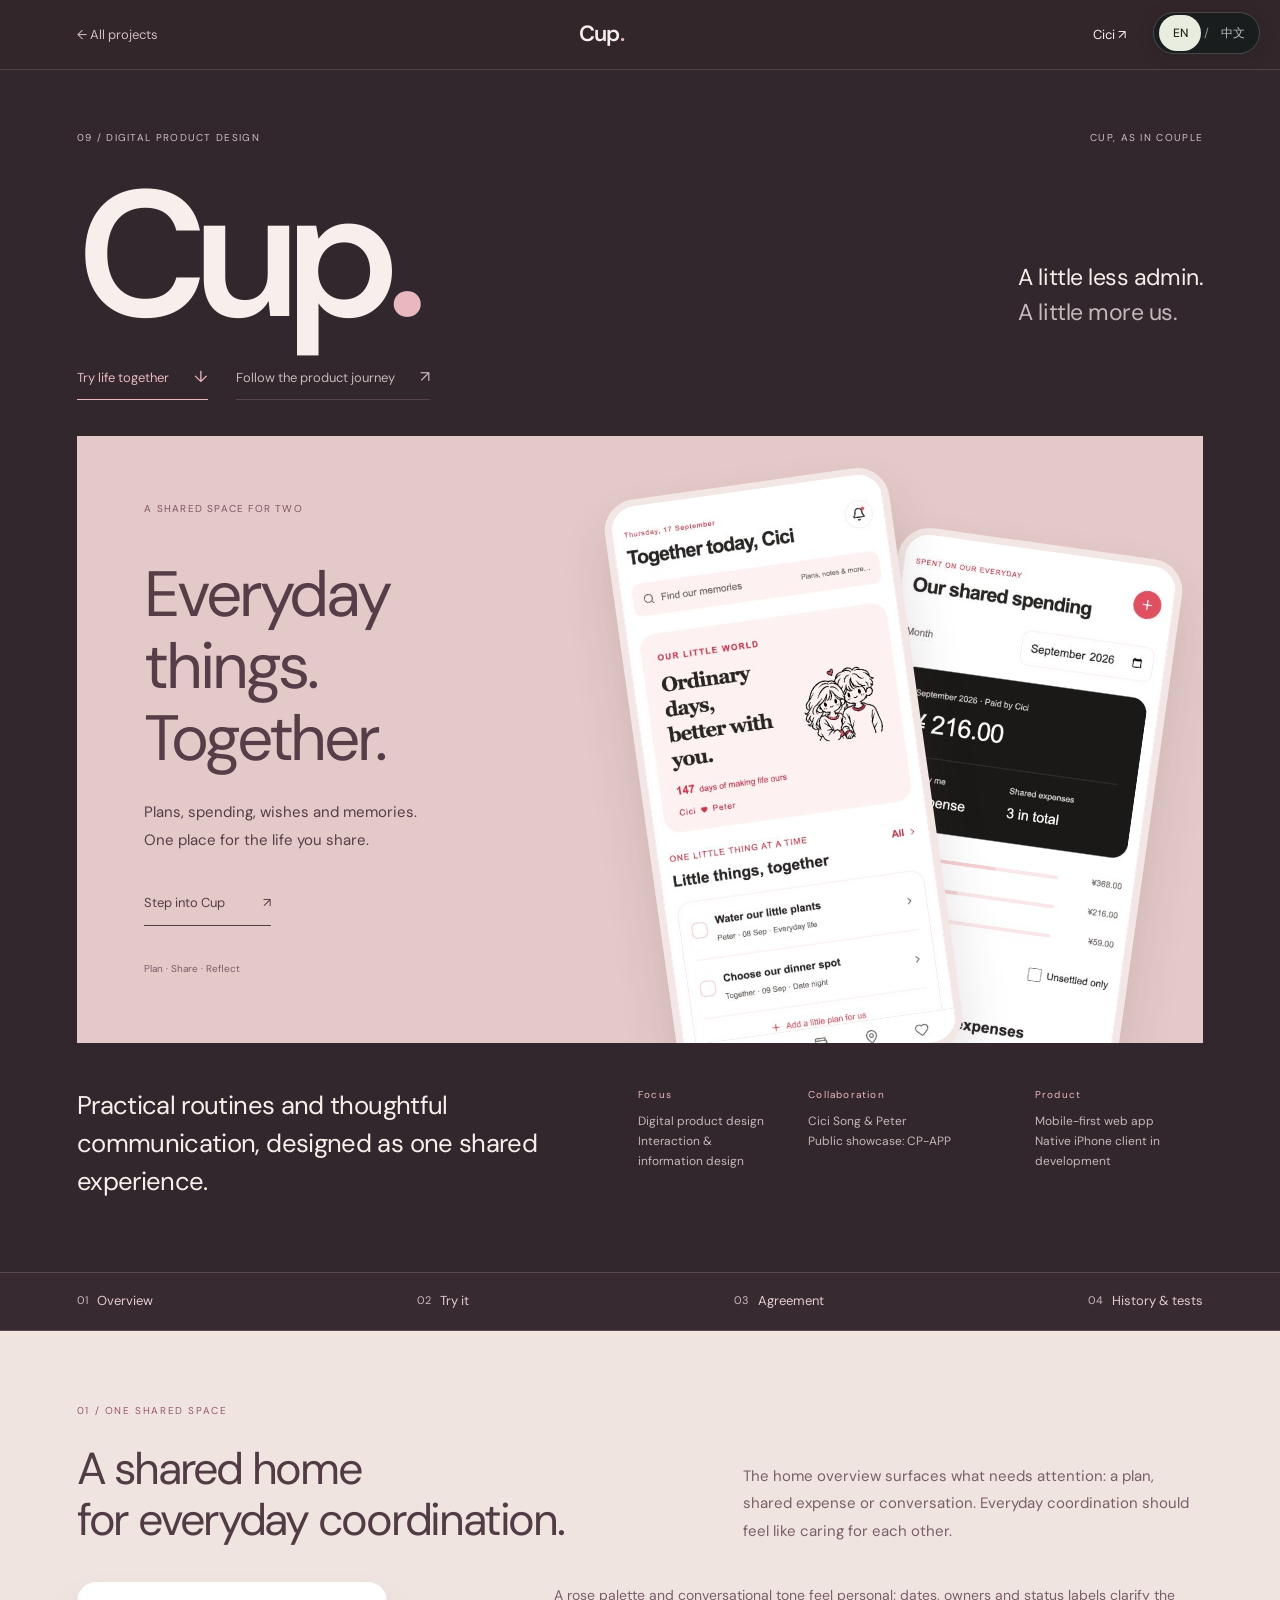
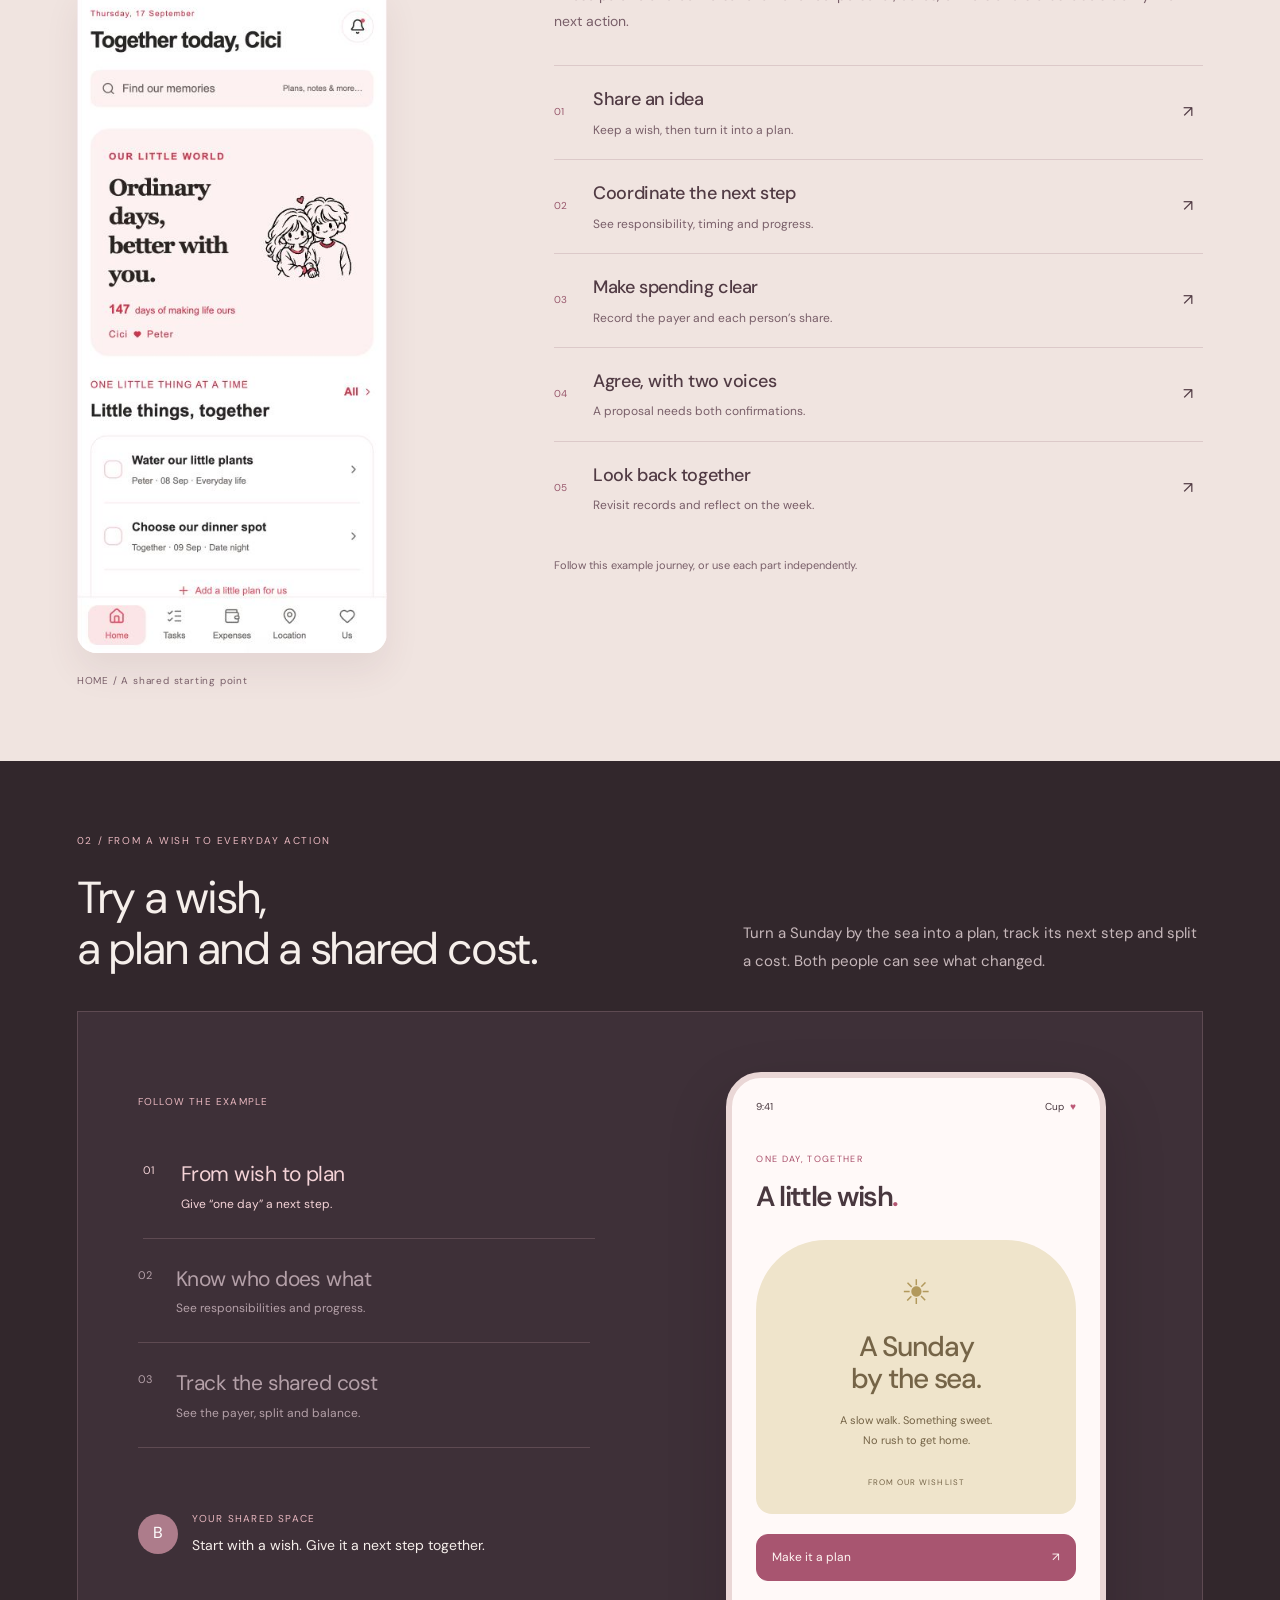
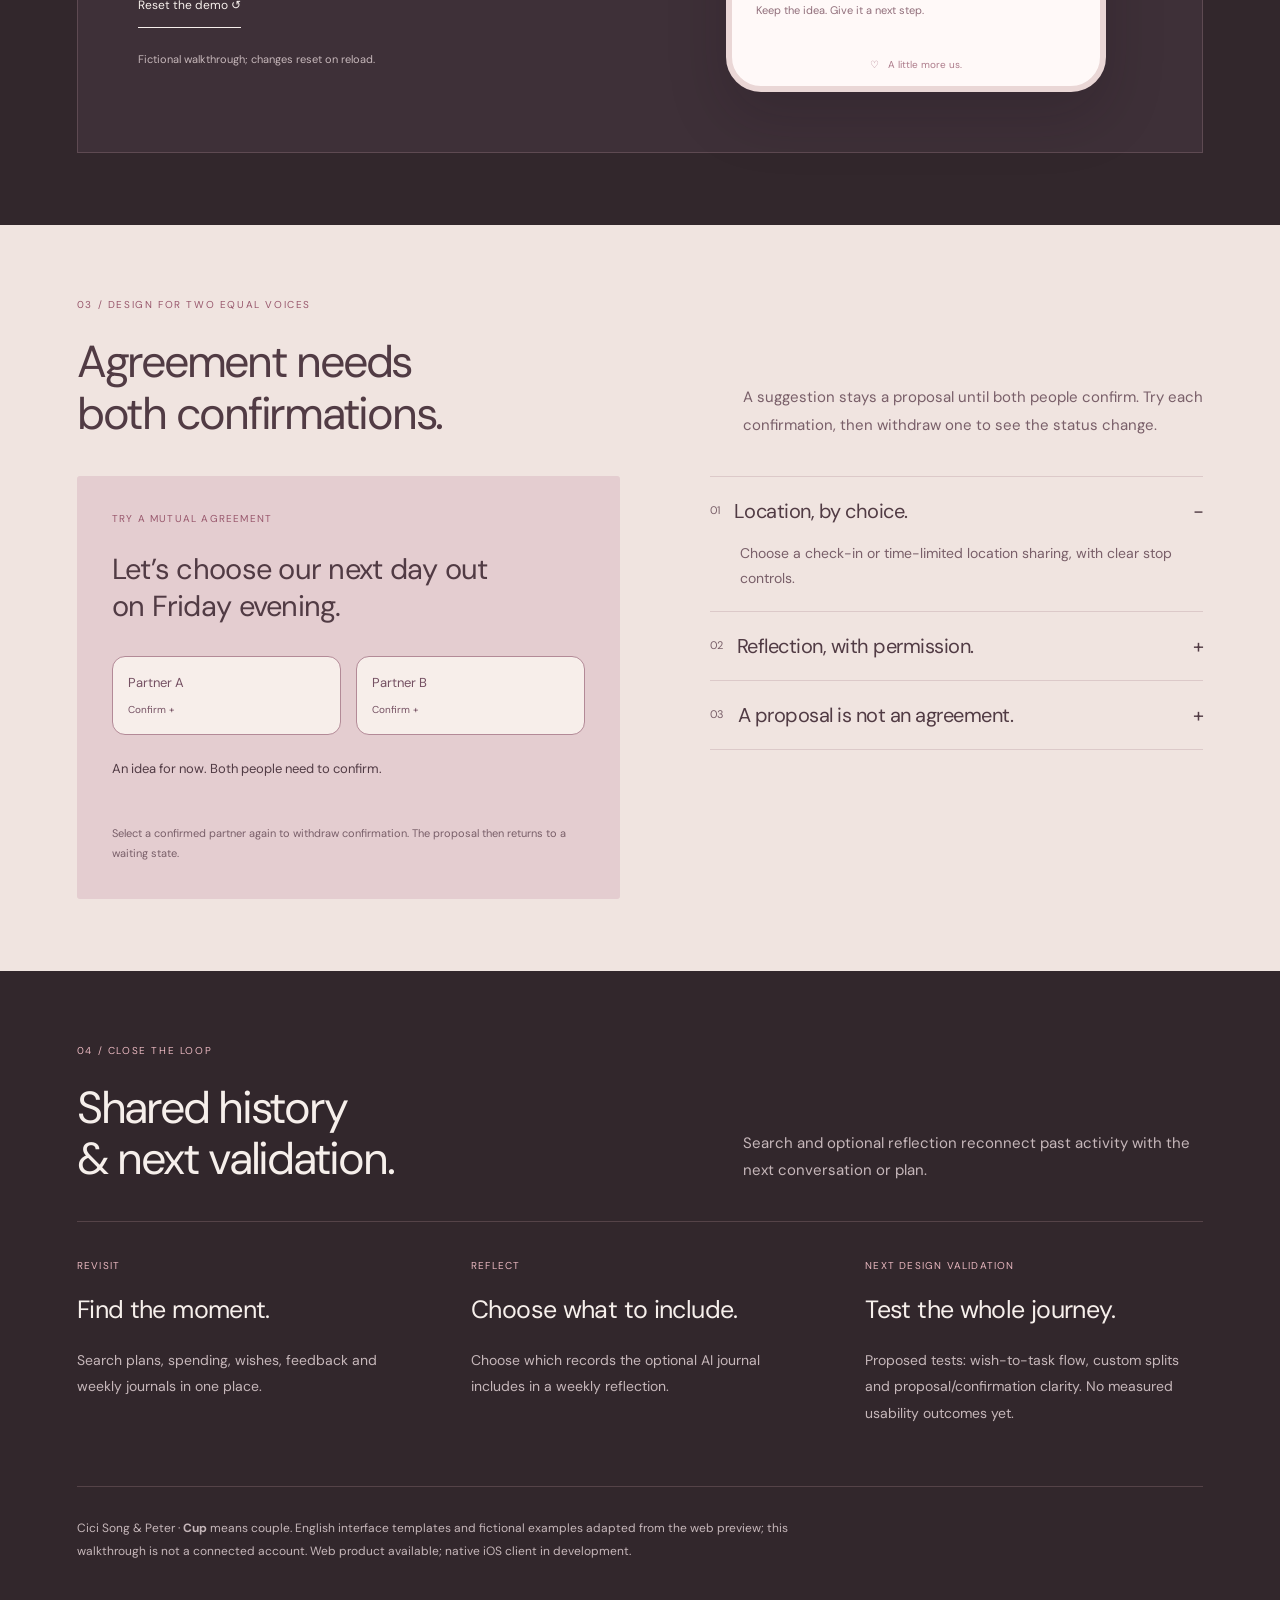
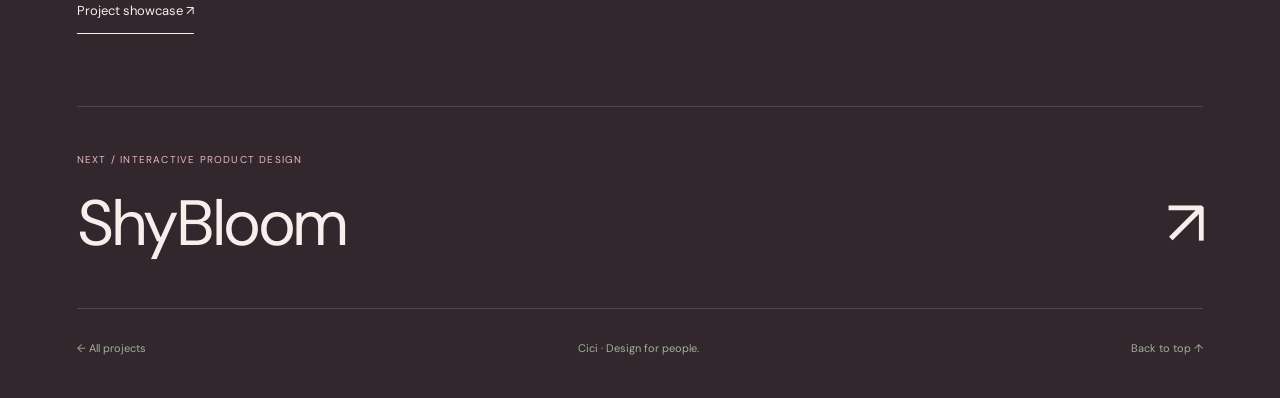
<file: cup.html>
<!doctype html>
<html lang="en" class="case-document">
<head>
<script>try{var l=new URLSearchParams(location.search).get('lang')||localStorage.getItem('cici-language');document.documentElement.lang=l==='zh'?'zh-CN':'en'}catch(e){document.documentElement.lang=new URLSearchParams(location.search).get('lang')==='zh'?'zh-CN':'en'}</script>
<script src="locales/zh-CN.js?v=20261005" defer></script>
<script src="i18n-dynamic.js?v=20261005" defer></script>
<script src="i18n.js?v=20261005" defer></script>
<meta charset="UTF-8"><meta name="viewport" content="width=device-width,initial-scale=1"><meta name="theme-color" content="#32272c"><meta name="description" content="Cup — a shared space for couples. A product design case study exploring everyday plans, shared spending and thoughtful communication."><title>Cup — A little more us · Cici</title><link rel="preload" href="assets/dm-sans-400.ttf" as="font" type="font/ttf" crossorigin><link rel="stylesheet" href="styles.css?v=20260928-9"><link rel="stylesheet" href="dooti.css?v=1"><link rel="stylesheet" href="aura.css?v=1"><link rel="stylesheet" href="project-story.css?v=20260930-review"><link rel="stylesheet" href="cup.css?v=20260928-flow"><script src="case-study.js?v=20261005-i18n" defer></script><script src="cup.js?v=20260928-flow" defer></script><link rel="stylesheet" href="i18n.css?v=20261005">
</head>
<body class="case-study cup-study"><a class="skip-link" href="#overview">Skip to project</a><header class="case-topbar"><a class="case-back" href="index.html#work">← All projects</a><a class="case-wordmark" href="#overview">Cup<span>.</span></a><a href="index.html#home">Cici ↗</a><div class="reading-progress" aria-hidden="true"></div></header>
<main><section id="overview" class="case-hero case-container"><div class="hero-kicker"><span>09 / DIGITAL PRODUCT DESIGN</span><span>CUP, AS IN COUPLE</span></div><div class="hero-heading"><h1>Cup<span>.</span></h1><p>A little less admin.<br><span>A little more us.</span></p></div><div class="story-shortcuts" aria-label="Project highlights"><a class="story-primary" href="#experience">Try life together<span aria-hidden="true">↓</span></a><a href="#intent">Follow the product journey<span aria-hidden="true">↗</span></a></div>
<div class="cup-hero"><div class="cup-hero-copy"><span class="small-label">A SHARED SPACE FOR TWO</span><h2>Everyday things.<br>Together.</h2><p>Plans, spending, wishes and memories.<br>One place for the life you share.</p><a href="#experience" class="cup-link">Step into Cup <span aria-hidden="true">↗</span></a><span class="cup-hero-note">Plan · Share · Reflect</span></div><div class="cup-hero-phones" aria-label="Cup product interface previews"><div class="cup-phone cup-phone-back"><img src="assets/cup/expenses-en.png" alt="Cup shared expense interface with monthly totals and category summaries" width="780" height="1688"></div><div class="cup-phone cup-phone-front"><img src="assets/cup/home-en.png" alt="Cup home interface showing the shared daily overview and everyday tasks" width="780" height="1688"></div></div></div>
<div class="project-overview"><p class="overview-lead">Practical routines and thoughtful communication, designed as one shared experience.</p><dl><div><dt>Focus</dt><dd>Digital product design<br>Interaction &amp; information design</dd></div><div><dt>Collaboration</dt><dd>Cici Song &amp; Peter<br>Public showcase: CP-APP</dd></div><div><dt>Product</dt><dd>Mobile-first web app<br>Native iPhone client in development</dd></div></dl></div></section>
<nav class="case-nav" aria-label="Case study chapters" style="--story-chapters:4"><div><a href="#intent">01 <span>Overview</span></a><a href="#experience">02 <span>Try it</span></a><a href="#control">03 <span>Agreement</span></a><a href="#reflection">04 <span>History &amp; tests</span></a></div></nav>
<section id="intent" class="case-section cup-light"><div class="case-container"><p class="section-kicker">01 / ONE SHARED SPACE</p><div class="section-heading" data-reveal><h2>A shared home<br>for everyday coordination.</h2><p>The home overview surfaces what needs attention: a plan, shared expense or conversation. Everyday coordination should feel like caring for each other.</p></div><div class="cup-entry" data-reveal><figure class="cup-flow-screen"><button type="button" data-enlarge aria-label="Enlarge the Cup home screen"><img src="assets/cup/home-en.png" alt="Cup home overview: shared daily tasks, upcoming moments and shortcuts. Sample records." width="780" height="1688" loading="lazy"></button><figcaption>HOME / A shared starting point</figcaption></figure><div><p class="cup-entry-copy">A rose palette and conversational tone feel personal; dates, owners and status labels clarify the next action.</p><ol class="cup-journey" aria-label="An example product journey"><li><a href="#experience" data-demo-target="wish-tab"><span>01</span><div><strong>Share an idea</strong><small>Keep a wish, then turn it into a plan.</small></div><b aria-hidden="true">↗</b></a></li><li><a href="#experience" data-demo-target="plan-tab"><span>02</span><div><strong>Coordinate the next step</strong><small>See responsibility, timing and progress.</small></div><b aria-hidden="true">↗</b></a></li><li><a href="#experience" data-demo-target="split-tab"><span>03</span><div><strong>Make spending clear</strong><small>Record the payer and each person’s share.</small></div><b aria-hidden="true">↗</b></a></li><li><a href="#control"><span>04</span><div><strong>Agree, with two voices</strong><small>A proposal needs both confirmations.</small></div><b aria-hidden="true">↗</b></a></li><li><a href="#reflection"><span>05</span><div><strong>Look back together</strong><small>Revisit records and reflect on the week.</small></div><b aria-hidden="true">↗</b></a></li></ol><p class="cup-note">Follow this example journey, or use each part independently.</p></div></div></div></section>
<section id="experience" class="case-section story-feature case-container"><p class="section-kicker">02 / FROM A WISH TO EVERYDAY ACTION</p><div class="section-heading" data-reveal><h2>Try a wish,<br>a plan and a shared cost.</h2><p>Turn a Sunday by the sea into a plan, track its next step and split a cost. Both people can see what changed.</p></div>
<div class="cup-lab" data-tabs data-reveal><div class="cup-demo-copy"><span class="small-label">FOLLOW THE EXAMPLE</span><div role="tablist" aria-label="Cup interaction examples" class="cup-moment-tabs"><button id="wish-tab" role="tab" aria-selected="true" aria-controls="wish-panel" tabindex="0"><span>01</span><strong>From wish to plan</strong><small>Give “one day” a next step.</small></button><button id="plan-tab" role="tab" aria-selected="false" aria-controls="plan-panel" tabindex="-1"><span>02</span><strong>Know who does what</strong><small>See responsibilities and progress.</small></button><button id="split-tab" role="tab" aria-selected="false" aria-controls="split-panel" tabindex="-1"><span>03</span><strong>Track the shared cost</strong><small>See the payer, split and balance.</small></button></div><div class="cup-partner"><span class="cup-avatar" aria-hidden="true">B</span><div><span class="small-label">YOUR SHARED SPACE</span><p id="partner-message" role="status">Start with a wish. Give it a next step together.</p></div></div><button type="button" id="reset-cup" class="cup-reset">Reset the demo ↺</button><p class="cup-note">Fictional walkthrough; changes reset on reload.</p></div>
<div class="cup-demo-device"><div class="cup-device-top"><span>9:41</span><span>Cup <b aria-hidden="true">♥</b></span></div><div id="plan-panel" role="tabpanel" aria-labelledby="plan-tab" hidden><span class="cup-eyebrow">ONE LITTLE THING AT A TIME</span><h3>Our little plans<span>.</span></h3><div class="cup-progress-card"><span>Room for the everyday</span><strong id="task-count">2 little things left</strong><div class="cup-progress-track" aria-hidden="true"><span id="task-progress"></span></div></div><div id="cup-tasks"><label class="cup-task"><input type="checkbox" data-task="plants"><span><strong>Water our little plants</strong><small>Partner B · This evening</small></span></label><label class="cup-task"><input type="checkbox" data-task="dinner"><span><strong>Pick a place for dinner</strong><small>Together · This weekend</small></span></label><label class="cup-task" id="wish-task" hidden><input type="checkbox" data-task="wish"><span><strong>A Sunday by the sea</strong><small>Together · Date to decide</small></span></label></div><p class="cup-device-note" id="task-feedback" role="status">A clear owner. A small next step.</p><details class="cup-context-screen"><summary>See tasks in the app <span aria-hidden="true">+</span></summary><button type="button" data-enlarge aria-label="Enlarge the Cup tasks screen"><img src="assets/cup/tasks-en.png" alt="Cup tasks interface with fictional sample records" width="780" height="1688" loading="lazy"></button><p>Interface example · Select to enlarge.</p></details><button type="button" class="cup-action" data-demo-target="split-tab">Next: a shared expense <span aria-hidden="true">→</span></button></div>
<div id="split-panel" role="tabpanel" aria-labelledby="split-tab" hidden><span class="cup-eyebrow">SPENT ON OUR EVERYDAY</span><h3>Lunch by the sea<span>.</span></h3><div class="cup-expense-total"><span>Illustrative shared expense</span><strong>£84.00</strong><small>Paid by Partner A</small></div><label class="cup-split-label" for="split-ratio">Partner A’s share <output id="split-percent">50%</output></label><input id="split-ratio" type="range" min="0" max="100" step="5" value="50"><div class="cup-split-bar" aria-hidden="true"><span id="split-bar"></span></div><div class="cup-split-values"><div><span>Partner A</span><strong id="share-a">£42.00</strong></div><div><span>Partner B</span><strong id="share-b">£42.00</strong></div></div><p class="cup-device-note" id="settlement" role="status">Partner B owes Partner A £42.00.</p><button type="button" class="cup-action" id="equal-split">Split equally <span aria-hidden="true">↔</span></button><p class="cup-device-note">Recalculates the balance only; no transfer or settlement.</p><details class="cup-context-screen"><summary>See expenses in the app <span aria-hidden="true">+</span></summary><button type="button" data-enlarge aria-label="Enlarge the Cup expenses screen"><img src="assets/cup/expenses-en.png" alt="Cup expenses interface with fictional sample records" width="780" height="1688" loading="lazy"></button><p>Interface example · Select to enlarge.</p></details><a href="#control" class="cup-reset">Continue: agree together →</a></div>
<div id="wish-panel" role="tabpanel" aria-labelledby="wish-tab"><span class="cup-eyebrow">ONE DAY, TOGETHER</span><h3>A little wish<span>.</span></h3><div class="cup-wish-card"><span class="cup-wish-sun" aria-hidden="true">☀</span><h4>A Sunday<br>by the sea.</h4><p>A slow walk. Something sweet.<br>No rush to get home.</p><span>FROM OUR WISH LIST</span></div><button type="button" id="plan-wish" class="cup-action">Make it a plan <span aria-hidden="true">↗</span></button><p id="wish-feedback" role="status" class="cup-device-note">Keep the idea. Give it a next step.</p><button type="button" id="view-wish-task" class="cup-reset" hidden>View in our plans →</button></div><div class="cup-device-bottom"><span aria-hidden="true">♡</span> A little more us.</div></div></div></section>


<section id="control" class="case-section cup-light"><div class="case-container"><p class="section-kicker">03 / DESIGN FOR TWO EQUAL VOICES</p><div class="section-heading" data-reveal><h2>Agreement needs<br>both confirmations.</h2><p>A suggestion stays a proposal until both people confirm. Try each confirmation, then withdraw one to see the status change.</p></div><div class="cup-consent-layout"><div class="cup-agreement" data-reveal><span class="small-label">TRY A MUTUAL AGREEMENT</span><h3>Let’s choose our next day out<br>on Friday evening.</h3><div class="cup-confirmations"><button type="button" data-confirm="a" aria-pressed="false">Partner A <span>Confirm +</span></button><button type="button" data-confirm="b" aria-pressed="false">Partner B <span>Confirm +</span></button></div><p id="agreement-state" role="status">An idea for now. Both people need to confirm.</p><span class="cup-note">Select a confirmed partner again to withdraw confirmation. The proposal then returns to a waiting state.</span></div><div class="insight-list"><details open><summary><span>01</span>Location, by choice.</summary><p>Choose a check-in or time-limited location sharing, with clear stop controls.</p></details><details><summary><span>02</span>Reflection, with permission.</summary><p>The optional AI journal uses chosen records and a configured provider.</p></details><details><summary><span>03</span>A proposal is not an agreement.</summary><p>One confirmation stays “waiting”; two become a mutual agreement.</p></details></div></div></div></section>
<section id="reflection" class="case-section case-container"><p class="section-kicker">04 / CLOSE THE LOOP</p><div class="section-heading" data-reveal><h2>Shared history<br>&amp; next validation.</h2><p>Search and optional reflection reconnect past activity with the next conversation or plan.</p></div><div class="cup-principles" data-reveal><article><span class="small-label">REVISIT</span><h3>Find the moment.</h3><p>Search plans, spending, wishes, feedback and weekly journals in one place.</p></article><article><span class="small-label">REFLECT</span><h3>Choose what to include.</h3><p>Choose which records the optional AI journal includes in a weekly reflection.</p></article><article><span class="small-label">NEXT DESIGN VALIDATION</span><h3>Test the whole journey.</h3><p>Proposed tests: wish-to-task flow, custom splits and proposal/confirmation clarity. No measured usability outcomes yet.</p></article></div><div class="cup-source-block"><p>Cici Song &amp; Peter · <strong>Cup</strong> means couple. English interface templates and fictional examples adapted from the web preview; this walkthrough is not a connected account. Web product available; native iOS client in development.</p><div><a class="cup-link" href="https://github.com/Cici-Szx/CP-APP-Showcase" target="_blank" rel="noopener noreferrer">Project showcase ↗</a></div></div></section></main>
<footer class="case-footer case-container"><a href="shybloom.html"><span class="small-label">NEXT / INTERACTIVE PRODUCT DESIGN</span><span>ShyBloom <span aria-hidden="true">↗</span></span></a><div><a href="index.html#work">← All projects</a><span>Cici · Design for people.</span><a href="#overview">Back to top ↑</a></div></footer><dialog class="image-viewer" aria-labelledby="image-viewer-title"><div class="viewer-toolbar"><h2 id="image-viewer-title">Cup / Product interface</h2><button type="button" class="viewer-close" aria-label="Close enlarged image">Close ×</button></div><div class="viewer-scroll"><img id="viewer-image" alt=""></div><p id="viewer-caption"></p></dialog></body></html>
</file>
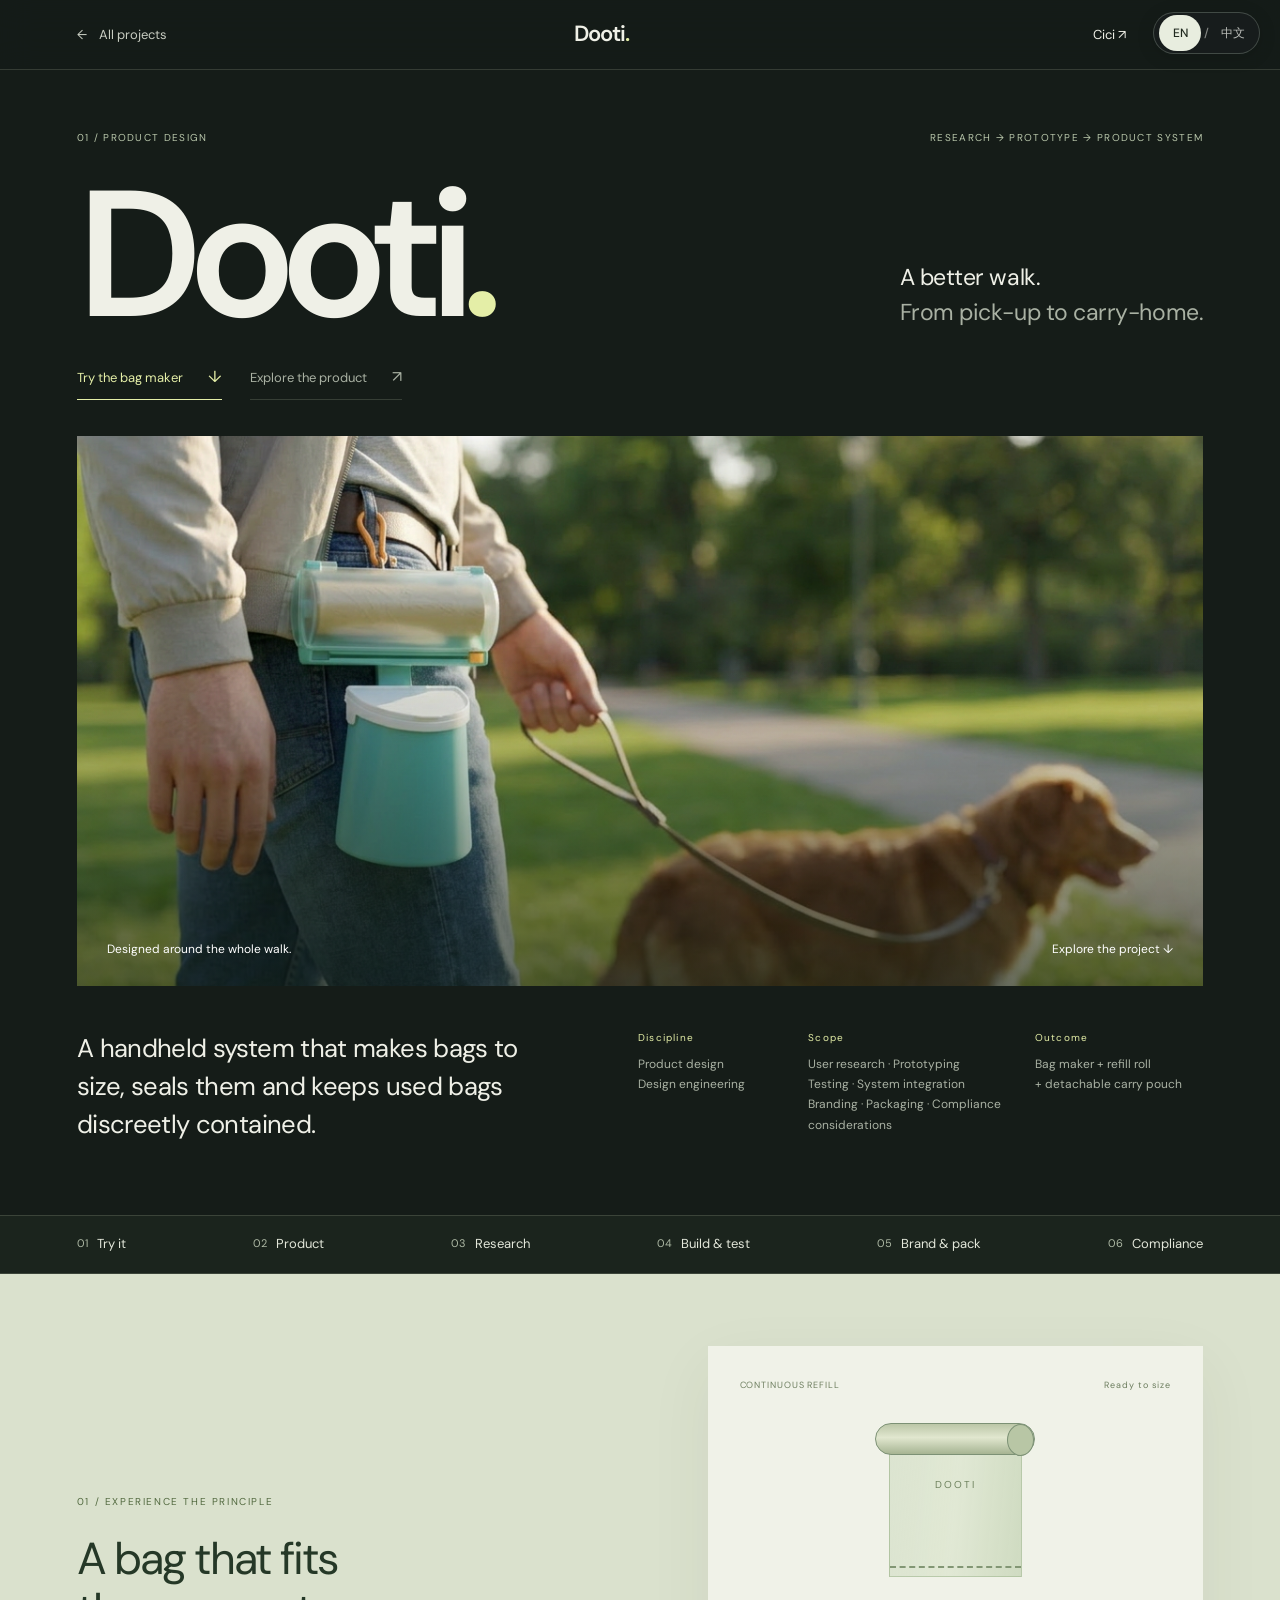
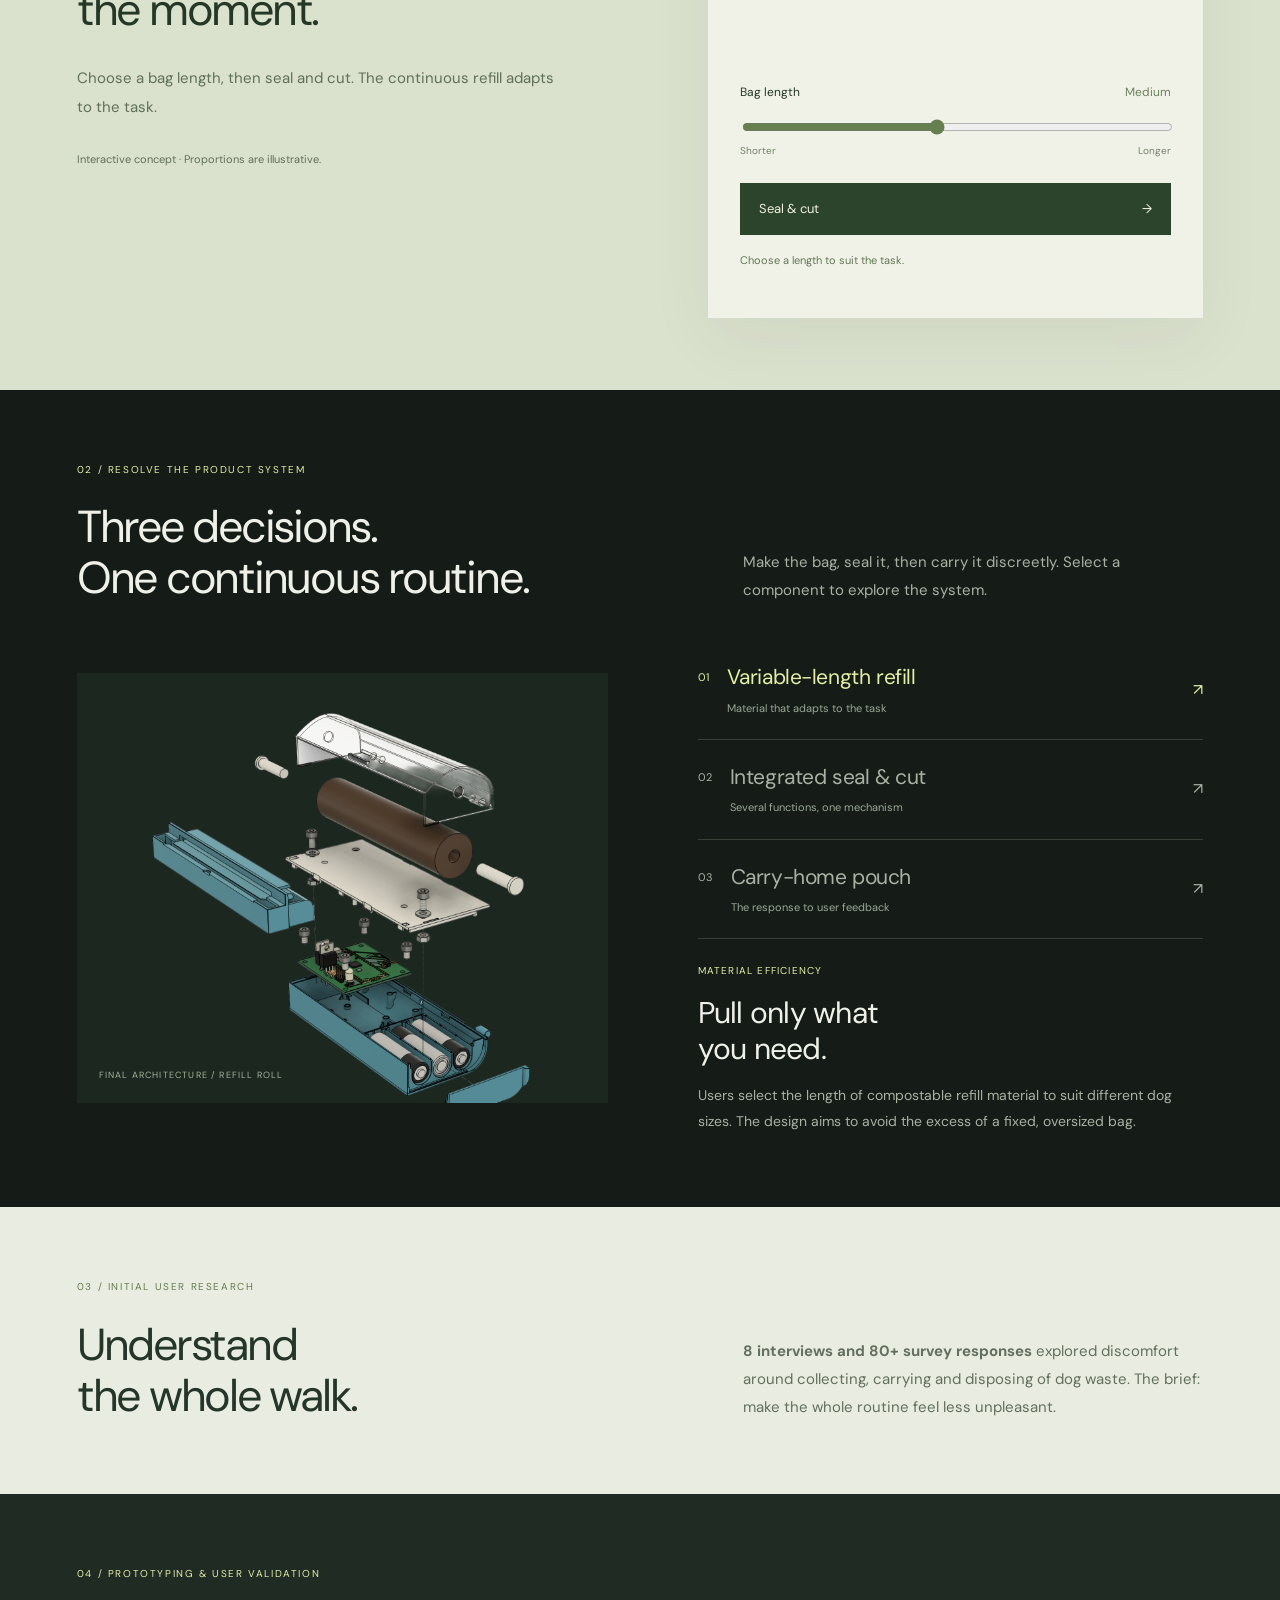
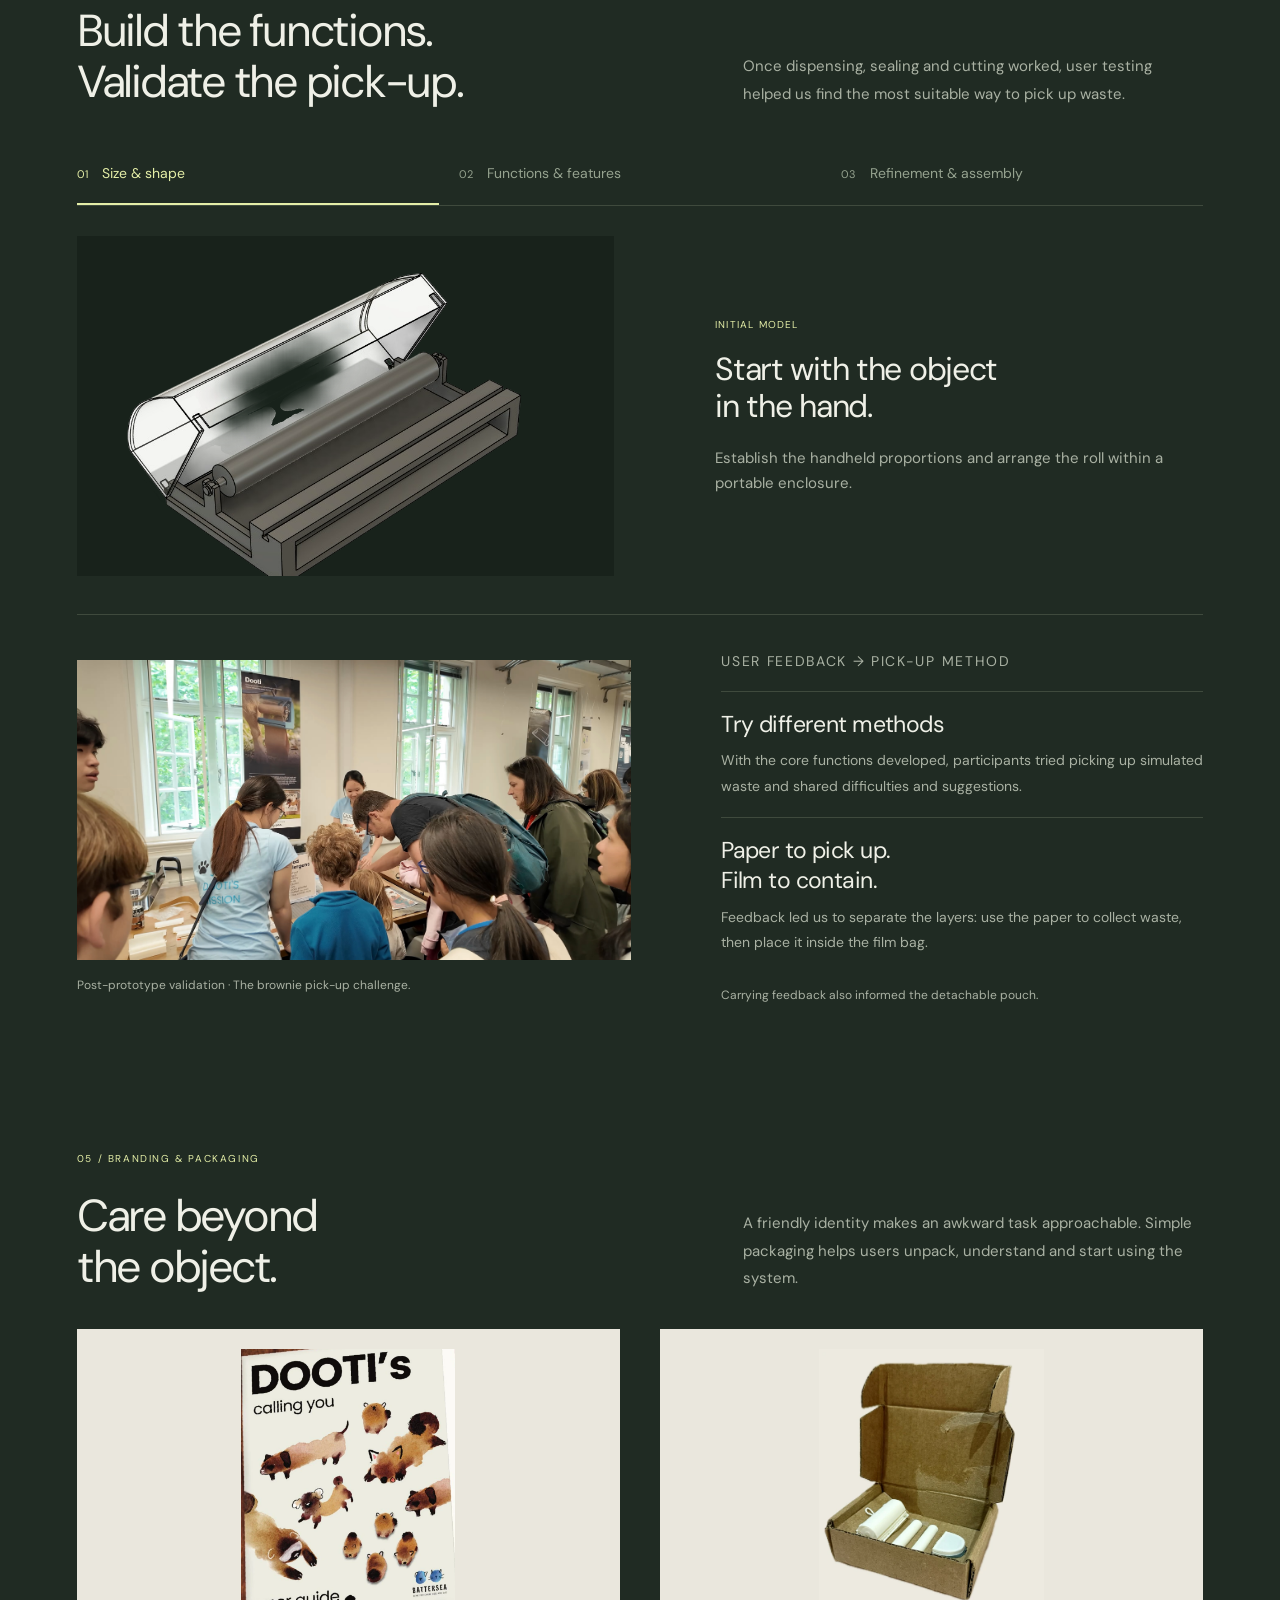
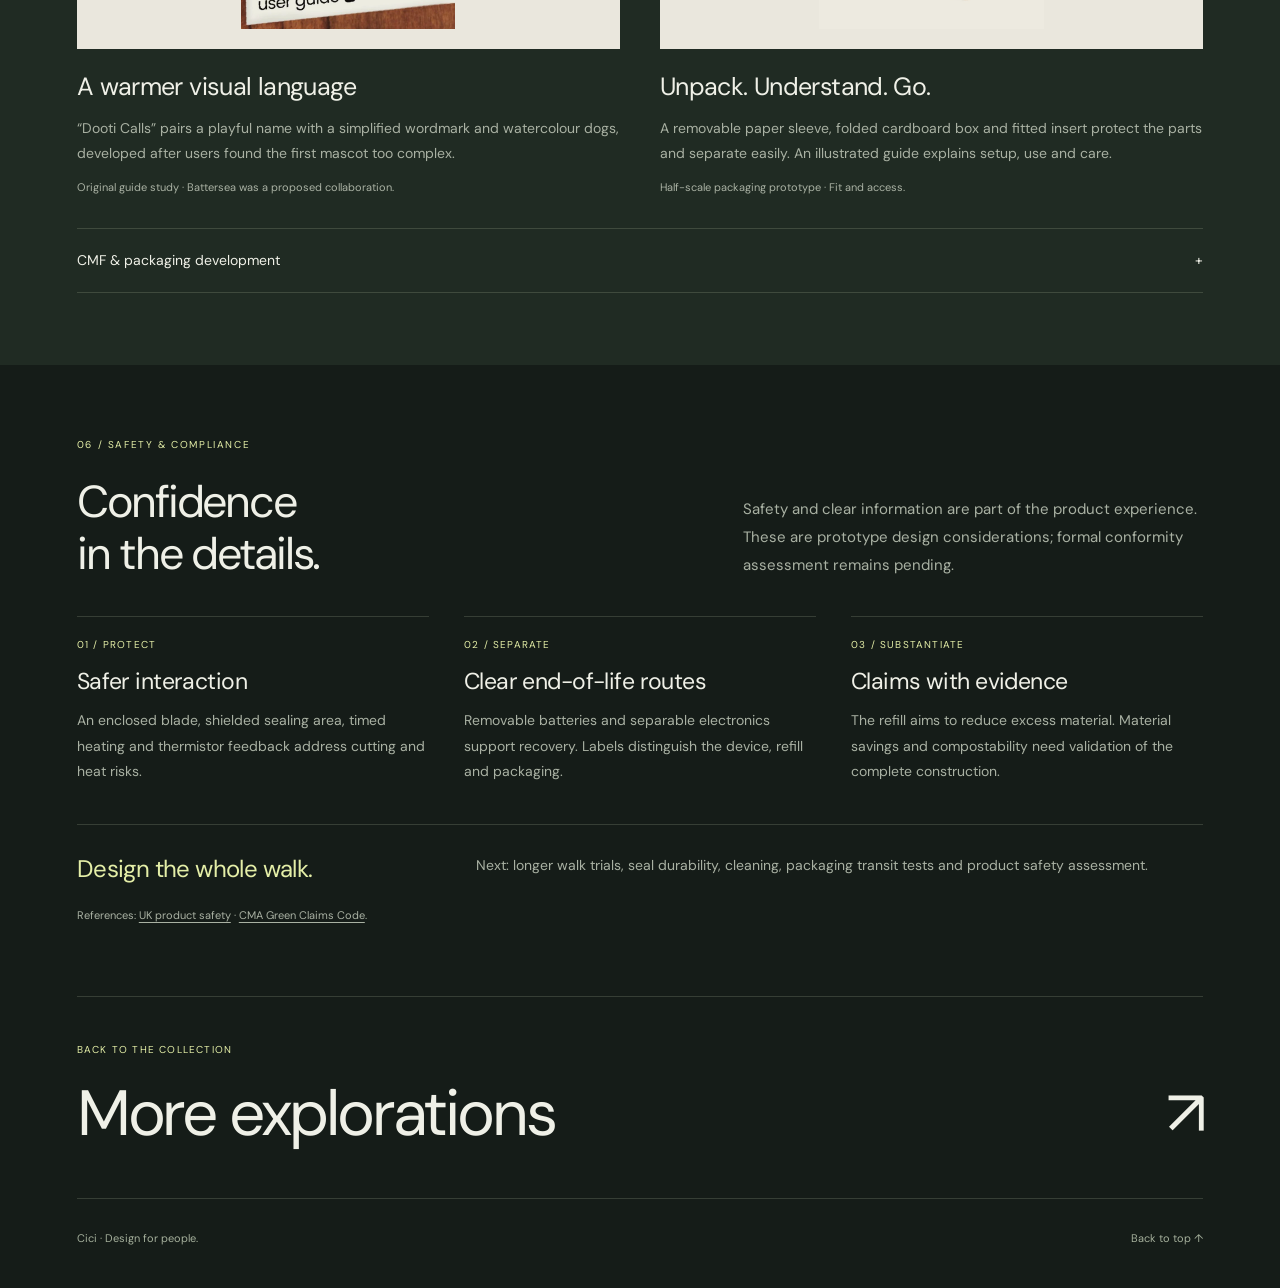
<file: dooti.html>
<!doctype html>
<html lang="en" class="case-document">
<head>
<script>try{var l=new URLSearchParams(location.search).get('lang')||localStorage.getItem('cici-language');document.documentElement.lang=l==='zh'?'zh-CN':'en'}catch(e){document.documentElement.lang=new URLSearchParams(location.search).get('lang')==='zh'?'zh-CN':'en'}</script>
<script src="locales/zh-CN.js?v=20261005" defer></script>
<script src="i18n-dynamic.js?v=20261005" defer></script>
<script src="i18n.js?v=20261005" defer></script>

  <meta charset="utf-8">
  <meta name="viewport" content="width=device-width, initial-scale=1">
  <meta name="theme-color" content="#151c18">
  <meta name="description" content="Dooti — a product design journey from user research and physical prototypes to an integrated dog-waste collection and carry system. A case study by Cici.">
  <title>Dooti — Product design case study · Cici</title>
  <link rel="preload" href="assets/dm-sans-400.ttf" as="font" type="font/ttf" crossorigin>
  <link rel="stylesheet" href="styles.css?v=20260914-6">
  <link rel="stylesheet" href="dooti.css?v=1">
  <script src="dooti.js?v=1" defer></script>
<link rel="stylesheet" href="project-story.css?v=20260930-review">
<link rel="stylesheet" href="dooti-extension.css?v=20260930-3">
<link rel="stylesheet" href="i18n.css?v=20261005">
</head>
<body class="case-study">
  <a class="skip-link" href="#overview">Skip to project</a>
  <header class="case-topbar">
    <a href="index.html#work" class="case-back"><span aria-hidden="true">←</span> All projects</a>
    <a class="case-wordmark" href="#overview" aria-label="Dooti project overview">Dooti<span>.</span></a>
    <a href="index.html#home">Cici <span aria-hidden="true">↗</span></a>
    <div class="reading-progress" aria-hidden="true"></div>
  </header>
  <main>
    <section id="overview" class="case-hero case-container" aria-labelledby="case-title">
      <div class="hero-kicker"><span>01 / PRODUCT DESIGN</span><span>RESEARCH → PROTOTYPE → PRODUCT SYSTEM</span></div>
      <div class="hero-heading"><h1 id="case-title">Dooti<span>.</span></h1><p>A better walk.<br><span>From pick-up to carry-home.</span></p></div><div class="story-shortcuts" aria-label="Project highlights"><a href="#interaction" class="story-primary">Try the bag maker<span aria-hidden="true">↓</span></a><a href="#system">Explore the product<span aria-hidden="true">↗</span></a></div>
      <figure class="hero-photograph"><img src="assets/dooti/lifestyle.png" alt="Dooti’s mint-coloured dispenser and carry pouch clipped to a dog walker’s belt" width="1200" height="896" fetchpriority="high"><figcaption><span>Designed around the whole walk.</span><a href="#interaction">Explore the project ↓</a></figcaption></figure>
      <div class="project-overview"><p class="overview-lead">A handheld system that makes bags to size, seals them and keeps used bags discreetly contained.</p><dl><div><dt>Discipline</dt><dd>Product design<br>Design engineering</dd></div><div><dt>Scope</dt><dd>User research · Prototyping<br>Testing · System integration<br>Branding · Packaging · Compliance considerations</dd></div><div><dt>Outcome</dt><dd>Bag maker + refill roll<br>+ detachable carry pouch</dd></div></dl></div>
    </section>
    <nav class="case-nav" aria-label="Case study chapters" style="--story-chapters:6"><div><a href="#interaction">01 <span>Try it</span></a><a href="#system">02 <span>Product</span></a><a href="#challenge">03 <span>Research</span></a><a href="#prototypes">04 <span>Build &amp; test</span></a><a href="#branding">05 <span>Brand &amp; pack</span></a><a href="#compliance">06 <span>Compliance</span></a></div></nav>

<section id="interaction" class="case-section story-feature demo-section" aria-labelledby="demo-title"><div class="case-container demo-layout"><div><p class="section-kicker">01 / EXPERIENCE THE PRINCIPLE</p><h2 id="demo-title">A bag that fits<br>the moment.</h2><p>Choose a bag length, then seal and cut. The continuous refill adapts to the task.</p><p class="demo-note">Interactive concept · Proportions are illustrative.</p></div><div class="bag-demo"><div class="demo-caption"><span>CONTINUOUS REFILL</span><span id="bag-state">Ready to size</span></div><div class="bag-illustration" aria-hidden="true"><div class="refill-roll"></div><div class="film-bag"><span>DOOTI</span><div class="seal-line"></div></div></div><div class="range-label"><label for="bag-length">Bag length</label><output for="bag-length" id="length-value">Medium</output></div><input id="bag-length" type="range" min="0" max="100" value="45" aria-valuetext="Medium bag length"><div class="range-ends"><span>Shorter</span><span>Longer</span></div><button type="button" id="seal-bag">Seal &amp; cut <span aria-hidden="true">→</span></button><p id="demo-status" role="status">Choose a length to suit the task.</p></div></div></section>

<section id="system" class="case-section case-container" aria-labelledby="system-title">
      <p class="section-kicker">02 / RESOLVE THE PRODUCT SYSTEM</p>
      <div class="section-heading"><h2 id="system-title">Three decisions.<br>One continuous routine.</h2><p>Make the bag, seal it, then carry it discreetly. Select a component to explore the system.</p></div>
      <div class="system-explorer"><div class="system-visual"><img id="system-image" src="assets/dooti/exploded.png" alt="Exploded Dooti assembly showing the variable-length refill roll" width="1300" height="1324" loading="lazy"><span id="system-image-caption">FINAL ARCHITECTURE / REFILL ROLL</span></div><div class="system-controls"><button type="button" class="system-choice" aria-pressed="true" aria-controls="system-image system-detail" data-system="refill"><span>01</span><span>Variable-length refill<small>Material that adapts to the task</small></span><span aria-hidden="true">↗</span></button><button type="button" class="system-choice" aria-pressed="false" aria-controls="system-image system-detail" data-system="mechanism"><span>02</span><span>Integrated seal &amp; cut<small>Several functions, one mechanism</small></span><span aria-hidden="true">↗</span></button><button type="button" class="system-choice" aria-pressed="false" aria-controls="system-image system-detail" data-system="pouch"><span>03</span><span>Carry-home pouch<small>The response to user feedback</small></span><span aria-hidden="true">↗</span></button><div id="system-detail" class="system-detail" aria-live="polite" aria-atomic="true"><p class="small-label">MATERIAL EFFICIENCY</p><h3>Pull only what<br>you need.</h3><p>Users select the length of compostable refill material to suit different dog sizes. The design aims to avoid the excess of a fixed, oversized bag.</p></div></div></div>
    </section>

<section id="challenge" class="case-section light-section" aria-labelledby="challenge-title"><div class="case-container">
  <p class="section-kicker">03 / INITIAL USER RESEARCH</p>
  <div class="section-heading dooti-research-brief" id="direction"><h2 id="challenge-title">Understand<br>the whole walk.</h2><p><strong>8 interviews and 80+ survey responses</strong> explored discomfort around collecting, carrying and disposing of dog waste. The brief: make the whole routine feel less unpleasant.</p></div>
</div></section>

<section id="prototypes" class="case-section prototype-section" aria-labelledby="prototypes-title"><div class="case-container">
      <p class="section-kicker">04 / PROTOTYPING &amp; USER VALIDATION</p>
      <div class="section-heading"><h2 id="prototypes-title">Build the functions.<br>Validate the pick-up.</h2><p>Once dispensing, sealing and cutting worked, user testing helped us find the most suitable way to pick up waste.</p></div>
      <div class="prototype-tabs" role="tablist" aria-label="Explore the prototype stages"><button type="button" role="tab" id="prototype-tab-1" aria-controls="prototype-1" aria-selected="true" tabindex="0">01 <span>Size &amp; shape</span></button><button type="button" role="tab" id="prototype-tab-2" aria-controls="prototype-2" aria-selected="false" tabindex="-1">02 <span>Functions &amp; features</span></button><button type="button" role="tab" id="prototype-tab-3" aria-controls="prototype-3" aria-selected="false" tabindex="-1">03 <span>Refinement &amp; assembly</span></button></div>
      <div class="prototype-panel" id="prototype-1" role="tabpanel" aria-labelledby="prototype-tab-1" tabindex="0"><figure class="prototype-image"><img src="assets/dooti/initial.png" alt="Initial CAD model showing the outer shape, roll and opening of the dispenser" width="750" height="580" loading="lazy"></figure><div class="prototype-copy"><span class="small-label">INITIAL MODEL</span><h3>Start with the object<br>in the hand.</h3><p>Establish the handheld proportions and arrange the roll within a portable enclosure.</p></div></div>
      <div class="prototype-panel" id="prototype-2" role="tabpanel" aria-labelledby="prototype-tab-2" tabindex="0" hidden><figure class="prototype-image iteration-image"><img src="assets/dooti/iteration.png" alt="Iterated Dooti render showing the refill dispenser, cutting slider and compact pouch" width="4000" height="4000" loading="lazy"></figure><div class="prototype-copy"><span class="small-label">ITERATED MODEL</span><h3>Give the form<br>a working purpose.</h3><p>Develop dispensing, sealing and cutting within the handheld form.</p></div></div>
      <div class="prototype-panel" id="prototype-3" role="tabpanel" aria-labelledby="prototype-tab-3" tabindex="0" hidden><figure class="prototype-image"><img src="assets/dooti/exploded.png" alt="Exploded CAD drawing of the casing, refill roll, mechanism, electronics and battery compartment" width="1300" height="1324" loading="lazy"></figure><div class="prototype-copy"><span class="small-label">FINAL MODEL</span><h3>Resolve the system<br>from the inside out.</h3><p>Integrate the blade, heat wire, electronics and casing, with clearances and alignment features for assembly.</p></div></div>

      <div id="testing" class="research-layout dooti-validation"><figure><img src="assets/dooti/testing.jpg" alt="Participants comparing pick-up methods using brownie dog waste during user validation" width="2688" height="1512" loading="lazy"><figcaption>Post-prototype validation · The brownie pick-up challenge.</figcaption></figure><div class="dooti-decisions"><p class="small-label">USER FEEDBACK → PICK-UP METHOD</p><div><h3>Try different methods</h3><p>With the core functions developed, participants tried picking up simulated waste and shared difficulties and suggestions.</p></div><div><h3>Paper to pick up.<br>Film to contain.</h3><p>Feedback led us to separate the layers: use the paper to collect waste, then place it inside the film bag.</p></div><p class="dooti-validation-note">Carrying feedback also informed the detachable pouch.</p></div></div>
</div></section>

<section id="branding" class="case-section dooti-brand" aria-labelledby="branding-title"><div class="case-container">
  <p class="section-kicker">05 / BRANDING &amp; PACKAGING</p>
  <div class="section-heading"><h2 id="branding-title">Care beyond<br>the object.</h2><p>A friendly identity makes an awkward task approachable. Simple packaging helps users unpack, understand and start using the system.</p></div>
  <div class="dooti-delivery-grid">
    <article><figure class="dooti-delivery-image"><img src="assets/dooti/brand-guide.webp" alt="Dooti user-guide cover with playful watercolour dog illustrations" width="762" height="996" loading="lazy"></figure><h3>A warmer visual language</h3><p>“Dooti Calls” pairs a playful name with a simplified wordmark and watercolour dogs, developed after users found the first mascot too complex.</p><p class="dooti-caption">Original guide study · Battersea was a proposed collaboration.</p></article>
    <article id="packaging"><figure class="dooti-delivery-image"><img src="assets/dooti/packaging-open.webp" alt="Half-scale cardboard box and fitted insert holding the maker and refills" width="559" height="697" loading="lazy"></figure><h3>Unpack. Understand. Go.</h3><p>A removable paper sleeve, folded cardboard box and fitted insert protect the parts and separate easily. An illustrated guide explains setup, use and care.</p><p class="dooti-caption">Half-scale packaging prototype · Fit and access.</p></article>
  </div>
  <details class="dooti-more"><summary>CMF &amp; packaging development <span aria-hidden="true">+</span></summary><div class="dooti-detail-grid"><div><h3>Designed for handling</h3><p>A textured grip, translucent lid and invertible silicone pouch support handling, status visibility and cleaning.</p><img src="assets/dooti/cmf-textures.webp" alt="Physical colour and texture samples for the casing" width="857" height="572" loading="lazy"></div><div><h3>Designed for assembly</h3><p>Die-cut folds and interlocking tabs reduce assembly steps. The half-scale model took 1:50 at its fastest, using pre-cut, pre-creased parts. Packaging was estimated at £0.257 per unit for 1,000 units.</p><img src="assets/dooti/packaging-dieline.webp" alt="Mailer box dieline developed in Fusion 360 from a Pacdora reference" width="749" height="464" loading="lazy"><p class="dooti-caption">Prototype timing and report cost estimate; production validation remains pending.</p></div></div></details>
</div></section>

<section id="compliance" class="case-section case-container dooti-compliance" aria-labelledby="compliance-title">
  <p class="section-kicker">06 / SAFETY &amp; COMPLIANCE</p>
  <div class="section-heading"><h2 id="compliance-title">Confidence<br>in the details.</h2><p>Safety and clear information are part of the product experience. These are prototype design considerations; formal conformity assessment remains pending.</p></div>
  <div class="dooti-safety-grid"><div><span class="small-label">01 / PROTECT</span><h3>Safer interaction</h3><p>An enclosed blade, shielded sealing area, timed heating and thermistor feedback address cutting and heat risks.</p></div><div><span class="small-label">02 / SEPARATE</span><h3>Clear end-of-life routes</h3><p>Removable batteries and separable electronics support recovery. Labels distinguish the device, refill and packaging.</p></div><div><span class="small-label">03 / SUBSTANTIATE</span><h3>Claims with evidence</h3><p>The refill aims to reduce excess material. Material savings and compostability need validation of the complete construction.</p></div></div>
  <div id="reflection" class="dooti-closing"><h3>Design the whole walk.</h3><p>Next: longer walk trials, seal durability, cleaning, packaging transit tests and product safety assessment.</p></div>
  <p class="dooti-source-note">References: <a href="https://www.gov.uk/guidance/product-safety-law-compliance-advice-for-manufacturers-and-importers">UK product safety</a> · <a href="https://www.gov.uk/government/publications/green-claims-code-making-environmental-claims/green-claims-and-your-business">CMA Green Claims Code</a>.</p>
</section>

  </main>
  <footer class="case-footer case-container"><a href="index.html#work"><span class="small-label">BACK TO THE COLLECTION</span><span>More explorations <span aria-hidden="true">↗</span></span></a><div><span>Cici · Design for people.</span><a href="#overview">Back to top ↑</a></div></footer>
</body>
</html>
</file>
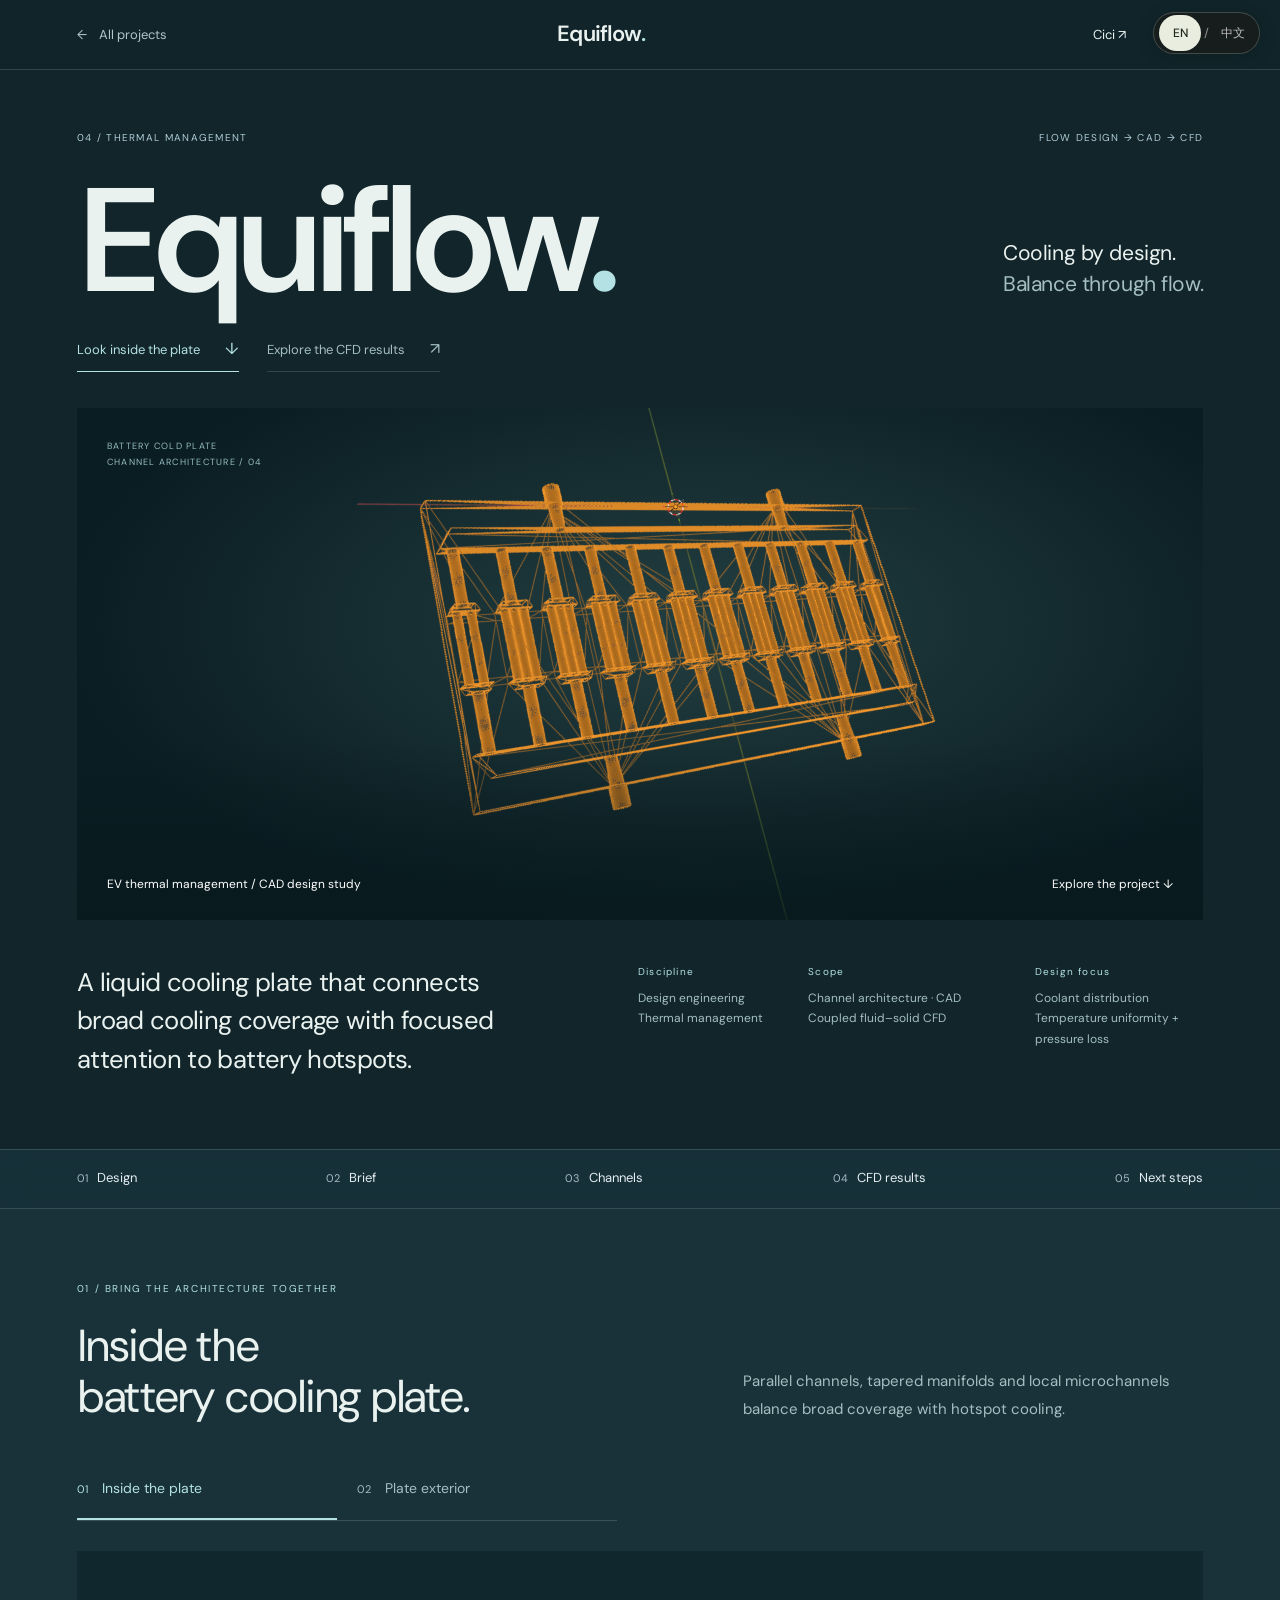
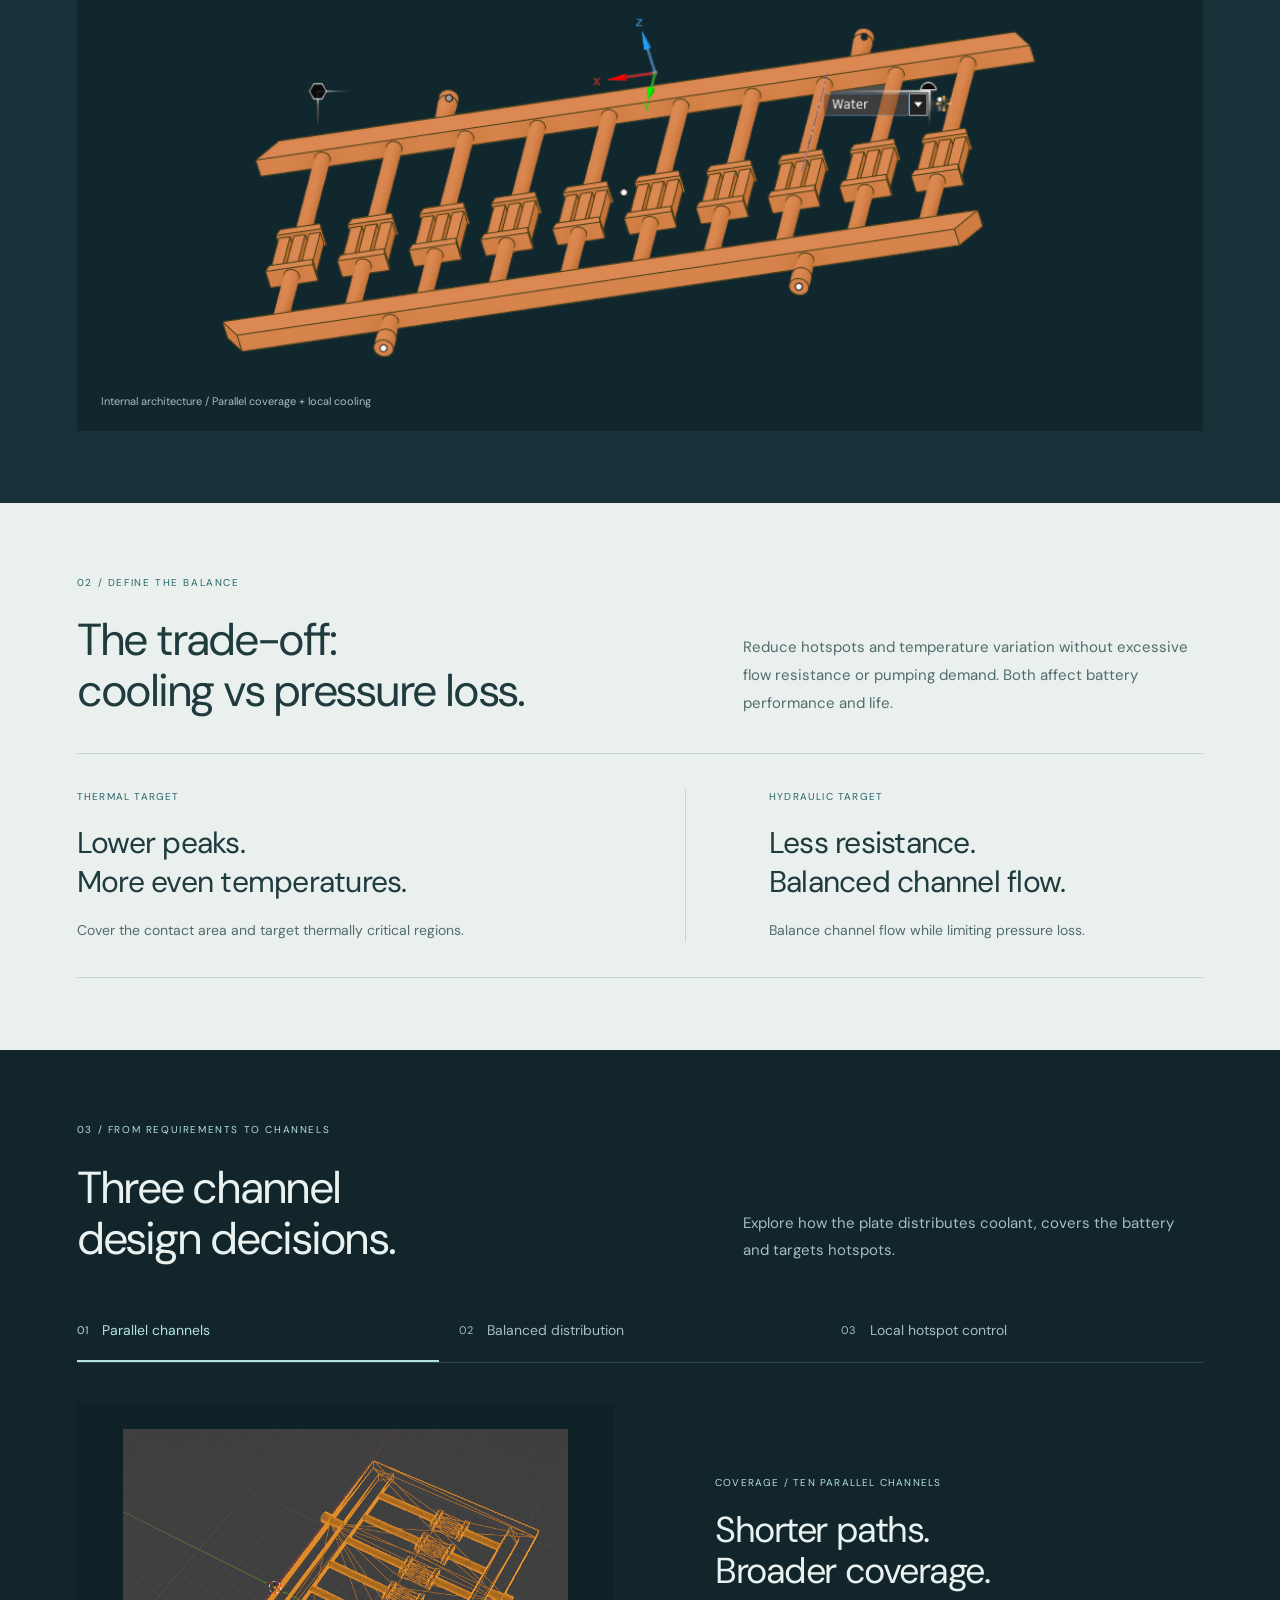
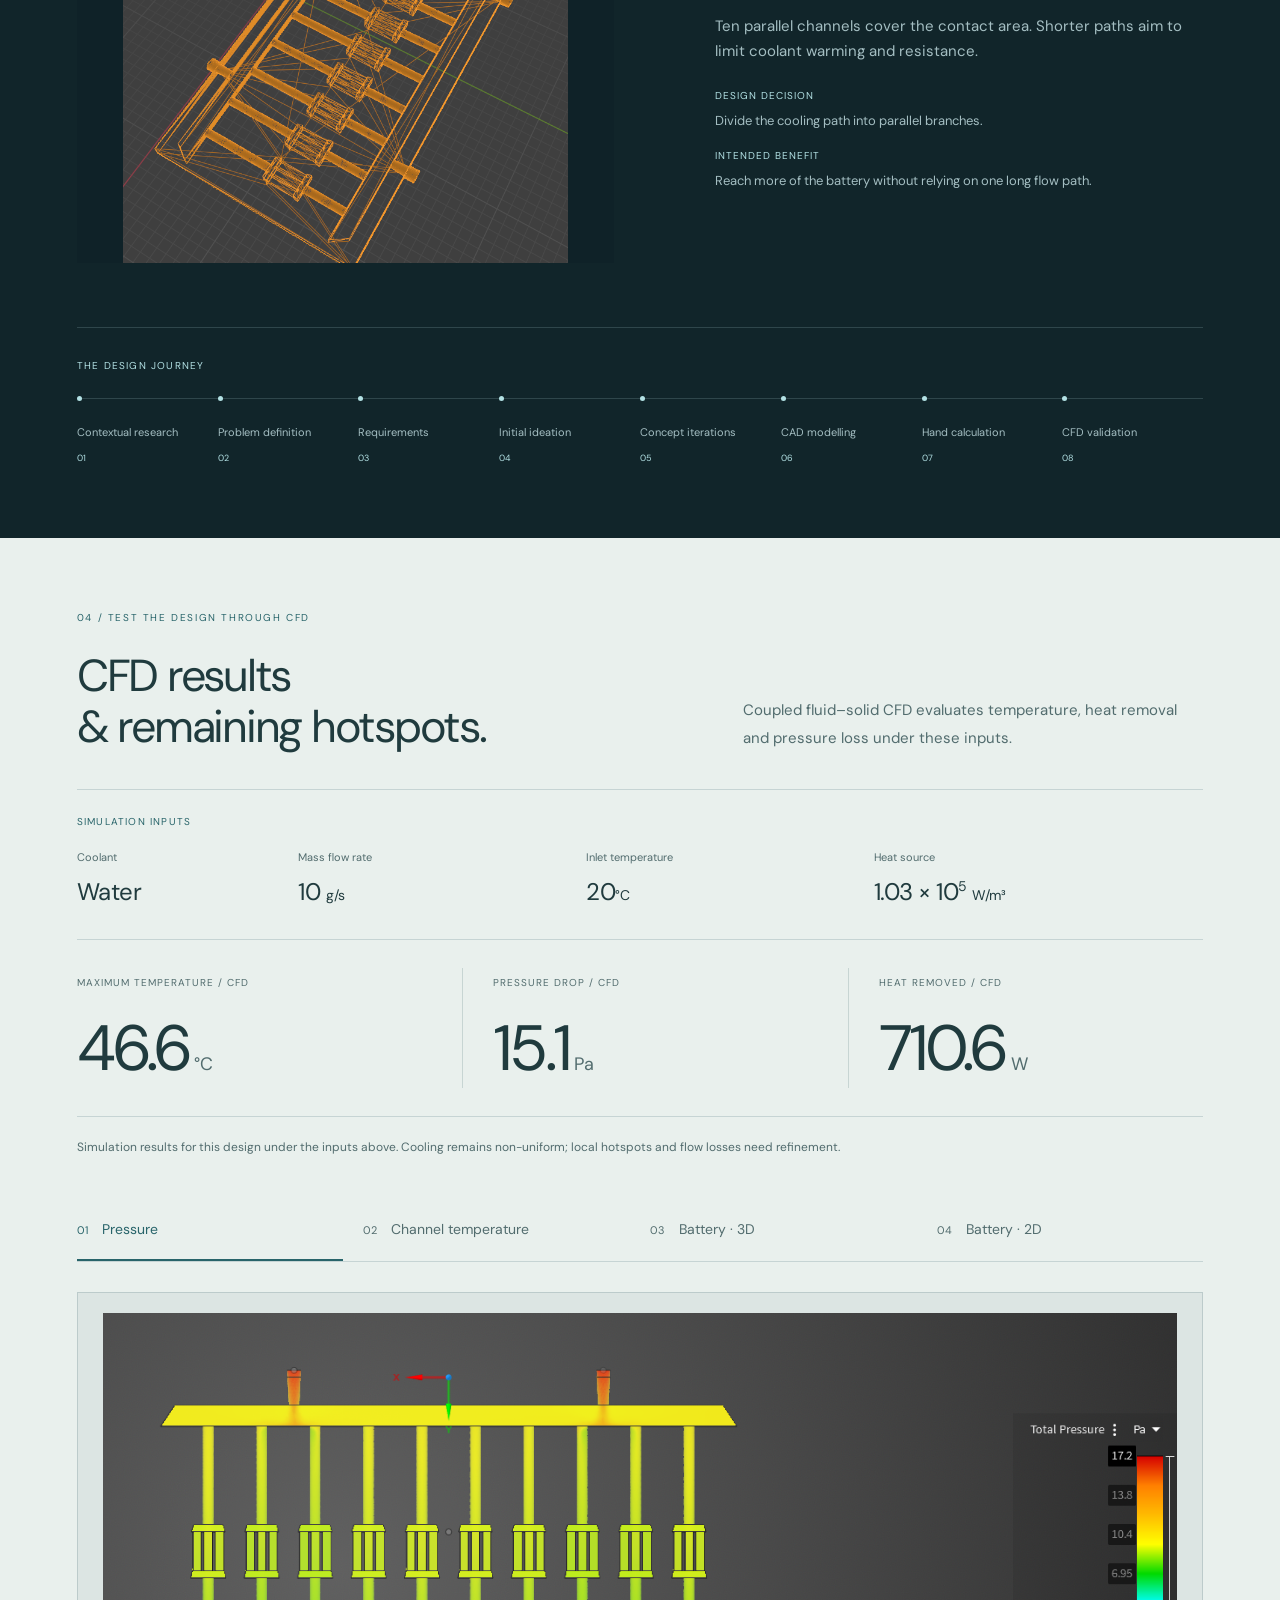
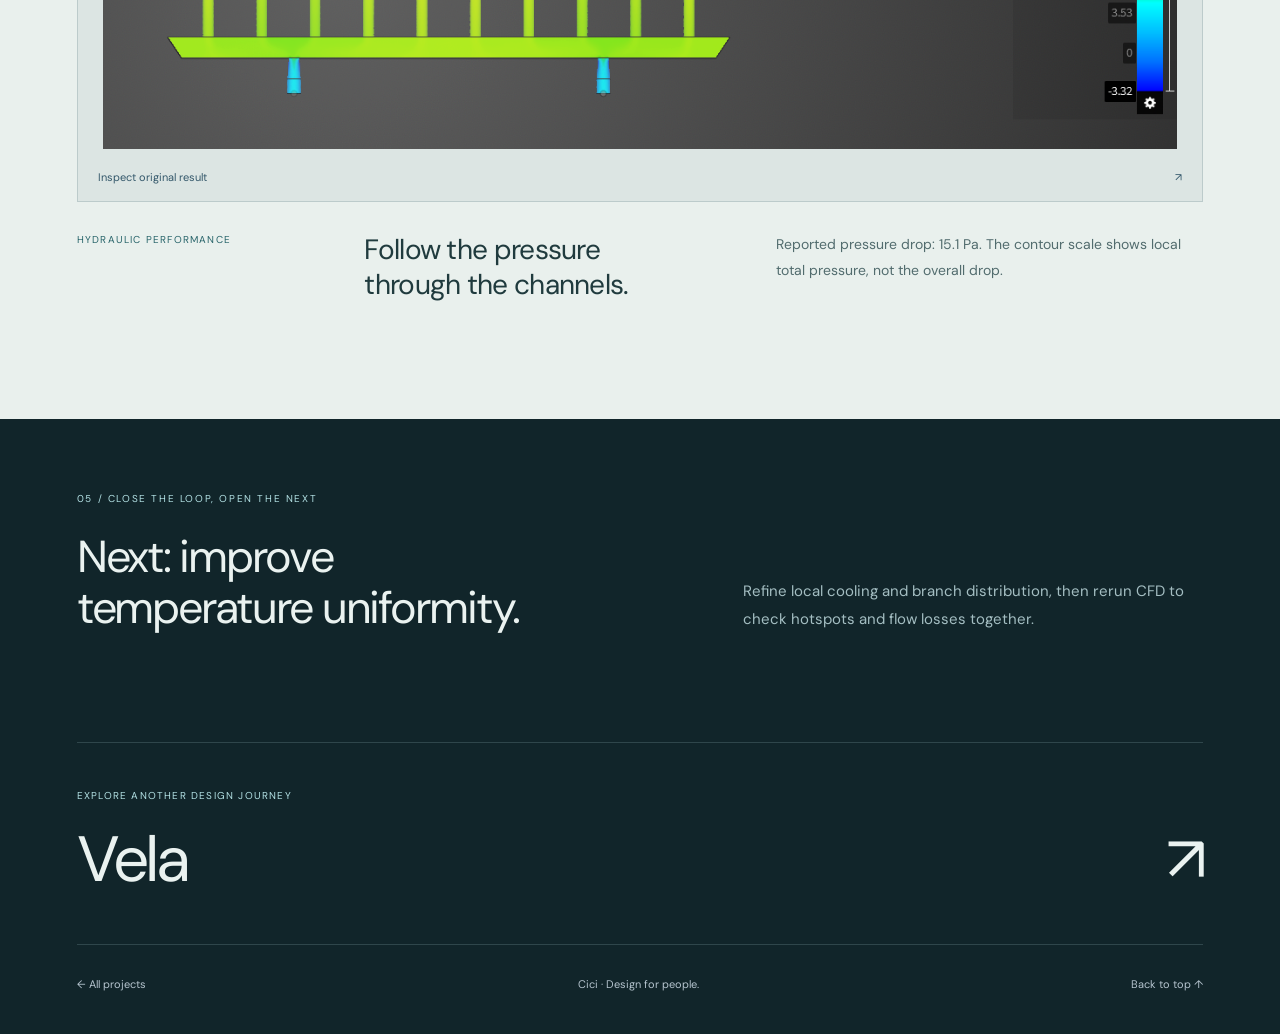
<file: equiflow.html>
<!doctype html>
<html lang="en" class="case-document">
<head>
<script>try{var l=new URLSearchParams(location.search).get('lang')||localStorage.getItem('cici-language');document.documentElement.lang=l==='zh'?'zh-CN':'en'}catch(e){document.documentElement.lang=new URLSearchParams(location.search).get('lang')==='zh'?'zh-CN':'en'}</script>
<script src="locales/zh-CN.js?v=20261005" defer></script>
<script src="i18n-dynamic.js?v=20261005" defer></script>
<script src="i18n.js?v=20261005" defer></script>

  <meta charset="UTF-8"><meta name="viewport" content="width=device-width, initial-scale=1">
  <meta name="theme-color" content="#11252a">
  <meta name="description" content="Equiflow — a battery cold-plate design study by Cici. Balancing cooling coverage, local hotspots and pressure loss through channel design and coupled fluid–solid CFD.">
  <title>Equiflow — Battery Cooling Plate · Cici</title>
  <link rel="preload" href="assets/dm-sans-400.ttf" as="font" type="font/ttf" crossorigin>
  <link rel="stylesheet" href="styles.css?v=20260917-1"><link rel="stylesheet" href="dooti.css?v=1"><link rel="stylesheet" href="aura.css?v=1"><link rel="stylesheet" href="equiflow.css?v=1">
  <script src="case-study.js?v=20261005-i18n" defer></script><script src="equiflow.js?v=1" defer></script>
<link rel="stylesheet" href="project-story.css?v=20260930-review">
<link rel="stylesheet" href="i18n.css?v=20261005">
</head>
<body class="case-study aura-study equiflow-study">
  <a class="skip-link" href="#overview">Skip to project</a>
  <header class="case-topbar"><a href="index.html#work" class="case-back"><span aria-hidden="true">←</span> All projects</a><a class="case-wordmark" href="#overview" aria-label="Equiflow project overview">Equiflow<span>.</span></a><a href="index.html#home">Cici <span aria-hidden="true">↗</span></a><div class="reading-progress" aria-hidden="true"></div></header>
  <main>
    <section id="overview" class="case-hero case-container" aria-labelledby="case-title">
      <div class="hero-kicker"><span>04 / THERMAL MANAGEMENT</span><span>FLOW DESIGN → CAD → CFD</span></div>
      <div class="hero-heading"><h1 id="case-title">Equiflow<span>.</span></h1><p>Cooling by design.<br><span>Balance through flow.</span></p></div><div class="story-shortcuts" aria-label="Project highlights"><a href="#design" class="story-primary">Look inside the plate<span aria-hidden="true">↓</span></a><a href="#validation">Explore the CFD results<span aria-hidden="true">↗</span></a></div>
      <figure class="hero-photograph equiflow-hero"><img src="assets/equiflow/wireframe.png" alt="Equiflow cold-plate wireframe showing parallel channels and local cooling structures" width="780" height="760" fetchpriority="high"><span class="hero-annotation" aria-hidden="true">BATTERY COLD PLATE<br>CHANNEL ARCHITECTURE / 04</span><figcaption><span>EV thermal management / CAD design study</span><a href="#design">Explore the project ↓</a></figcaption></figure>
      <div class="project-overview"><p class="overview-lead">A liquid cooling plate that connects broad cooling coverage with focused attention to battery hotspots.</p><dl><div><dt>Discipline</dt><dd>Design engineering<br>Thermal management</dd></div><div><dt>Scope</dt><dd>Channel architecture · CAD<br>Coupled fluid–solid CFD</dd></div><div><dt>Design focus</dt><dd>Coolant distribution<br>Temperature uniformity + pressure loss</dd></div></dl></div>
    </section>
    <nav class="case-nav" aria-label="Case study chapters" style="--story-chapters:5"><div><a href="#design">01 <span>Design</span></a><a href="#challenge">02 <span>Brief</span></a><a href="#development">03 <span>Channels</span></a><a href="#validation">04 <span>CFD results</span></a><a href="#reflection">05 <span>Next steps</span></a></div></nav>

<section id="design" class="case-section story-feature prototype-section" aria-labelledby="design-title"><div class="case-container">
      <p class="section-kicker">01 / BRING THE ARCHITECTURE TOGETHER</p>
      <div class="section-heading"><h2 id="design-title">Inside the<br>battery cooling plate.</h2><p>Parallel channels, tapered manifolds and local microchannels balance broad coverage with hotspot cooling.</p></div>
      <div data-tabs class="assembly-tabs"><div class="prototype-tabs" role="tablist" aria-label="Cold plate CAD views"><button type="button" role="tab" id="inside-tab" aria-controls="inside-panel" aria-selected="true" tabindex="0">01 <span>Inside the plate</span></button><button type="button" role="tab" id="outside-tab" aria-controls="outside-panel" aria-selected="false" tabindex="-1">02 <span>Plate exterior</span></button></div>
        <div id="inside-panel" role="tabpanel" aria-labelledby="inside-tab" tabindex="0"><figure class="equiflow-final"><img src="assets/equiflow/channels.png" alt="Final Equiflow CAD assembly with ten parallel cooling channels, tapered manifolds and local microchannels" width="970" height="380" loading="lazy"><figcaption>Internal architecture / Parallel coverage + local cooling</figcaption></figure></div>
        <div id="outside-panel" role="tabpanel" aria-labelledby="outside-tab" tabindex="0" hidden><figure class="equiflow-final exterior-view"><img src="assets/equiflow/exterior.png" alt="Original CAD view of the closed cold-plate exterior" width="688" height="627" loading="lazy"><figcaption>Cold plate exterior / The enclosing surface</figcaption></figure></div>
      </div>

    </div></section>

<section id="challenge" class="case-section light-section" aria-labelledby="challenge-title"><div class="case-container">
      <p class="section-kicker">02 / DEFINE THE BALANCE</p>
      <div class="section-heading"><h2 id="challenge-title">The trade-off:<br>cooling vs pressure loss.</h2><p>Reduce hotspots and temperature variation without excessive flow resistance or pumping demand. Both affect battery performance and life.</p></div>

      <div class="equiflow-targets"><div><span class="small-label">THERMAL TARGET</span><h3>Lower peaks.<br>More even temperatures.</h3><p>Cover the contact area and target thermally critical regions.</p></div><div><span class="small-label">HYDRAULIC TARGET</span><h3>Less resistance.<br>Balanced channel flow.</h3><p>Balance channel flow while limiting pressure loss.</p></div></div>

    </div></section>

<section id="development" class="case-section case-container" aria-labelledby="development-title">
      <p class="section-kicker">03 / FROM REQUIREMENTS TO CHANNELS</p>
      <div class="section-heading"><h2 id="development-title">Three channel<br>design decisions.</h2><p>Explore how the plate distributes coolant, covers the battery and targets hotspots.</p></div>
      <div data-tabs>
        <div class="prototype-tabs" role="tablist" aria-label="Cooling architecture features"><button type="button" role="tab" id="parallel-tab" aria-controls="parallel-panel" aria-selected="true" tabindex="0">01 <span>Parallel channels</span></button><button type="button" role="tab" id="distribution-tab" aria-controls="distribution-panel" aria-selected="false" tabindex="-1">02 <span>Balanced distribution</span></button><button type="button" role="tab" id="hotspot-tab" aria-controls="hotspot-panel" aria-selected="false" tabindex="-1">03 <span>Local hotspot control</span></button></div>
        <div class="prototype-panel" id="parallel-panel" role="tabpanel" aria-labelledby="parallel-tab" tabindex="0"><figure class="prototype-image equiflow-study-image"><img src="assets/equiflow/parallel-study.png" alt="Original CAD study of the parallel-channel layout" width="739" height="764" loading="lazy"></figure><div class="prototype-copy"><span class="small-label">COVERAGE / TEN PARALLEL CHANNELS</span><h3>Shorter paths.<br>Broader coverage.</h3><p>Ten parallel channels cover the contact area. Shorter paths aim to limit coolant warming and resistance.</p><dl><div><dt>Design decision</dt><dd>Divide the cooling path into parallel branches.</dd></div><div><dt>Intended benefit</dt><dd>Reach more of the battery without relying on one long flow path.</dd></div></dl></div></div>
        <div class="prototype-panel" id="distribution-panel" role="tabpanel" aria-labelledby="distribution-tab" tabindex="0" hidden><figure class="prototype-image equiflow-study-image"><img src="assets/equiflow/channels.png" alt="Final channel assembly showing paired ports and tapered manifolds" width="970" height="380" loading="lazy"></figure><div class="prototype-copy"><span class="small-label">DISTRIBUTION / PORTS + MANIFOLDS</span><h3>Balance flow<br>before it branches.</h3><p>Symmetric dual ports and tapered manifolds aim to equalise branch pressure and coolant distribution.</p><figure class="equiflow-detail"><img src="assets/equiflow/manifold-study.png" alt="Original CAD close-up of the manifold geometry" width="161" height="133" loading="lazy"><figcaption>Manifold concept detail<br><span>Geometry for more balanced distribution.</span></figcaption></figure></div></div>
        <div class="prototype-panel" id="hotspot-panel" role="tabpanel" aria-labelledby="hotspot-tab" tabindex="0" hidden><figure class="prototype-image equiflow-study-image"><img src="assets/equiflow/channels.png" alt="Channel assembly with local microchannel structures along the parallel branches" width="970" height="380" loading="lazy"></figure><div class="prototype-copy"><span class="small-label">LOCAL CONTROL / MICROCHANNELS</span><h3>Focus cooling<br>where it matters.</h3><p>Micro-manifolds feed local microchannels, increasing contact area where hotspots need more heat transfer.</p><figure class="equiflow-detail"><img src="assets/equiflow/microchannels.png" alt="Original CAD detail of the local microchannel arrangement" width="269" height="338" loading="lazy"><figcaption>Local channel detail<br><span>More contact area at critical regions.</span></figcaption></figure></div></div>
      </div>
      <div class="process-record"><span class="small-label">THE DESIGN JOURNEY</span><ol><li>Contextual research</li><li>Problem definition</li><li>Requirements</li><li>Initial ideation</li><li>Concept iterations</li><li>CAD modelling</li><li>Hand calculation</li><li>CFD validation</li></ol></div>
    </section>

<section id="validation" class="case-section light-section" aria-labelledby="validation-title"><div class="case-container">
      <p class="section-kicker">04 / TEST THE DESIGN THROUGH CFD</p>
      <div class="section-heading"><h2 id="validation-title">CFD results<br>&amp; remaining hotspots.</h2><p>Coupled fluid–solid CFD evaluates temperature, heat removal and pressure loss under these inputs.</p></div>
      <div class="simulation-inputs"><span class="small-label">SIMULATION INPUTS</span><dl><div><dt>Coolant</dt><dd>Water</dd></div><div><dt>Mass flow rate</dt><dd>10 <span>g/s</span></dd></div><div><dt>Inlet temperature</dt><dd>20<span>°C</span></dd></div><div><dt>Heat source</dt><dd>1.03 × 10<sup>5</sup> <span>W/m³</span></dd></div></dl></div>
      <div class="cfd-metrics"><div><span>MAXIMUM TEMPERATURE / CFD</span><strong>46.6<small> °C</small></strong></div><div><span>PRESSURE DROP / CFD</span><strong>15.1<small> Pa</small></strong></div><div><span>HEAT REMOVED / CFD</span><strong>710.6<small> W</small></strong></div></div>
      <p class="cfd-context">Simulation results for this design under the inputs above. Cooling remains non-uniform; local hotspots and flow losses need refinement.</p>
      <div data-tabs class="equiflow-cfd-tabs"><div class="prototype-tabs" role="tablist" aria-label="CFD evidence views"><button type="button" role="tab" id="pressure-tab" aria-controls="pressure-panel" aria-selected="true" tabindex="0">01 <span>Pressure</span></button><button type="button" role="tab" id="channel-temp-tab" aria-controls="channel-temp-panel" aria-selected="false" tabindex="-1">02 <span>Channel temperature</span></button><button type="button" role="tab" id="battery-3d-tab" aria-controls="battery-3d-panel" aria-selected="false" tabindex="-1">03 <span>Battery · 3D</span></button><button type="button" role="tab" id="battery-2d-tab" aria-controls="battery-2d-panel" aria-selected="false" tabindex="-1">04 <span>Battery · 2D</span></button></div>
        <div class="cfd-panel" id="pressure-panel" role="tabpanel" aria-labelledby="pressure-tab" tabindex="0"><button type="button" class="cfd-image" data-enlarge aria-label="Enlarge the original pressure contour and scale"><img src="assets/equiflow/pressure.png" alt="Original total-pressure contour of the cooling channels, with pressure scale in Pa" width="1231" height="500" loading="lazy"><span>Inspect original result <span aria-hidden="true">↗</span></span></button><div class="cfd-reading"><span class="small-label">HYDRAULIC PERFORMANCE</span><h3>Follow the pressure<br>through the channels.</h3><p>Reported pressure drop: 15.1 Pa. The contour scale shows local total pressure, not the overall drop.</p></div></div>
        <div class="cfd-panel" id="channel-temp-panel" role="tabpanel" aria-labelledby="channel-temp-tab" tabindex="0" hidden><button type="button" class="cfd-image paired-evidence" data-enlarge data-legend="assets/equiflow/heat-transfer-legend.png" aria-label="Enlarge the channel temperature field and its original colour scale"><div class="heat-evidence"><img src="assets/equiflow/heat-transfer.png" alt="Original 2D heat-transfer view showing the channel temperature field; accompanying scale ranges from 20 to 46.6 degrees Celsius" width="1341" height="758" loading="lazy"><img class="heat-legend" src="assets/equiflow/heat-transfer-legend.png" alt="Original temperature colour scale, 20 to 46.6 degrees Celsius" width="268" height="590" loading="lazy"></div><span>Inspect original result + scale <span aria-hidden="true">↗</span></span></button><div class="cfd-reading"><span class="small-label">HEAT-TRANSFER VIEW / °C</span><h3>Look beyond<br>one temperature.</h3><p>The channel plot shows temperature variation with its original scale.</p></div></div>
        <div class="cfd-panel" id="battery-3d-panel" role="tabpanel" aria-labelledby="battery-3d-tab" tabindex="0" hidden><button type="button" class="cfd-image" data-enlarge data-flip="vertical" aria-label="Enlarge the original three-dimensional battery temperature result"><img class="source-flip-y" src="assets/equiflow/temperature-3d.png" alt="Original three-dimensional CFD temperature visualisation of the battery, showing non-uniform cooling" width="1695" height="850" loading="lazy"><span>Inspect original result <span aria-hidden="true">↗</span></span></button><div class="cfd-reading"><span class="small-label">BATTERY TEMPERATURE / 3D</span><h3>A peak value.<br>An uneven field.</h3><p>Maximum temperature: 46.6°C. The 3D view shows remaining variation across the battery.</p></div></div>
        <div class="cfd-panel" id="battery-2d-panel" role="tabpanel" aria-labelledby="battery-2d-tab" tabindex="0" hidden><button type="button" class="cfd-image" data-enlarge aria-label="Enlarge the original two-dimensional battery temperature result"><img src="assets/equiflow/temperature-2d.png" alt="Original two-dimensional battery CFD temperature field with local warmer regions" width="1212" height="737" loading="lazy"><span>Inspect original result <span aria-hidden="true">↗</span></span></button><div class="cfd-reading"><span class="small-label">BATTERY TEMPERATURE / 2D</span><h3>Hotspots remain<br>a design input.</h3><p>The planar view locates hotspots for the next iteration.</p></div></div>
      </div>
    </div></section>

<section id="reflection" class="case-section case-container" aria-labelledby="reflection-title">
      <p class="section-kicker">05 / CLOSE THE LOOP, OPEN THE NEXT</p>
      <div class="section-heading"><h2 id="reflection-title">Next: improve<br>temperature uniformity.</h2><p>Refine local cooling and branch distribution, then rerun CFD to check hotspots and flow losses together.</p></div>


    </section>
  </main>
  <footer class="case-footer case-container"><a href="vela.html"><span class="small-label">EXPLORE ANOTHER DESIGN JOURNEY</span><span>Vela <span aria-hidden="true">↗</span></span></a><div><a href="index.html#work">← All projects</a><span>Cici · Design for people.</span><a href="#overview">Back to top ↑</a></div></footer>
  <dialog class="image-viewer" aria-labelledby="image-viewer-title"><div class="viewer-toolbar"><h2 id="image-viewer-title">CFD evidence</h2><button type="button" class="viewer-close" aria-label="Close enlarged image">Close ×</button></div><div class="viewer-scroll"><div class="viewer-evidence"><img id="viewer-image" alt=""><img id="viewer-legend" alt="Original temperature colour scale, 20 to 46.6 degrees Celsius" hidden></div></div><p id="viewer-caption"></p></dialog>
</body>
</html>
</file>
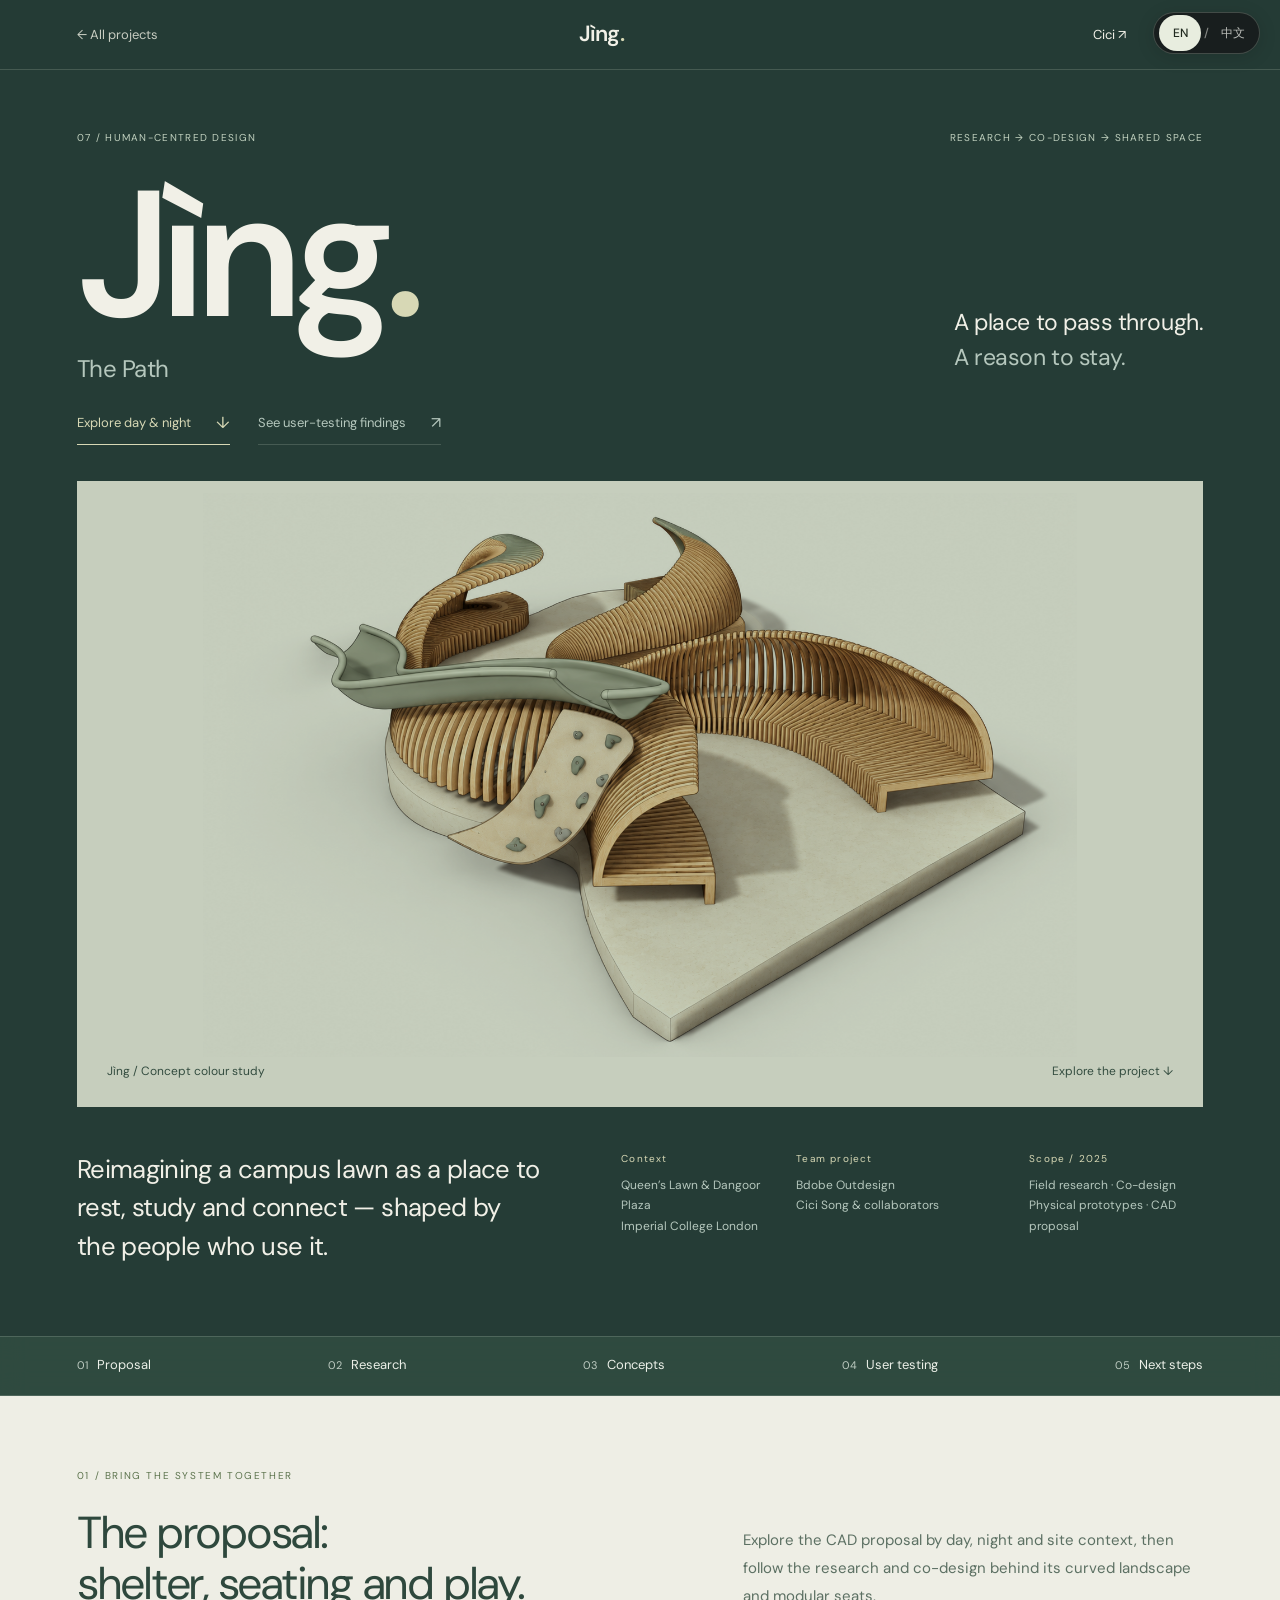
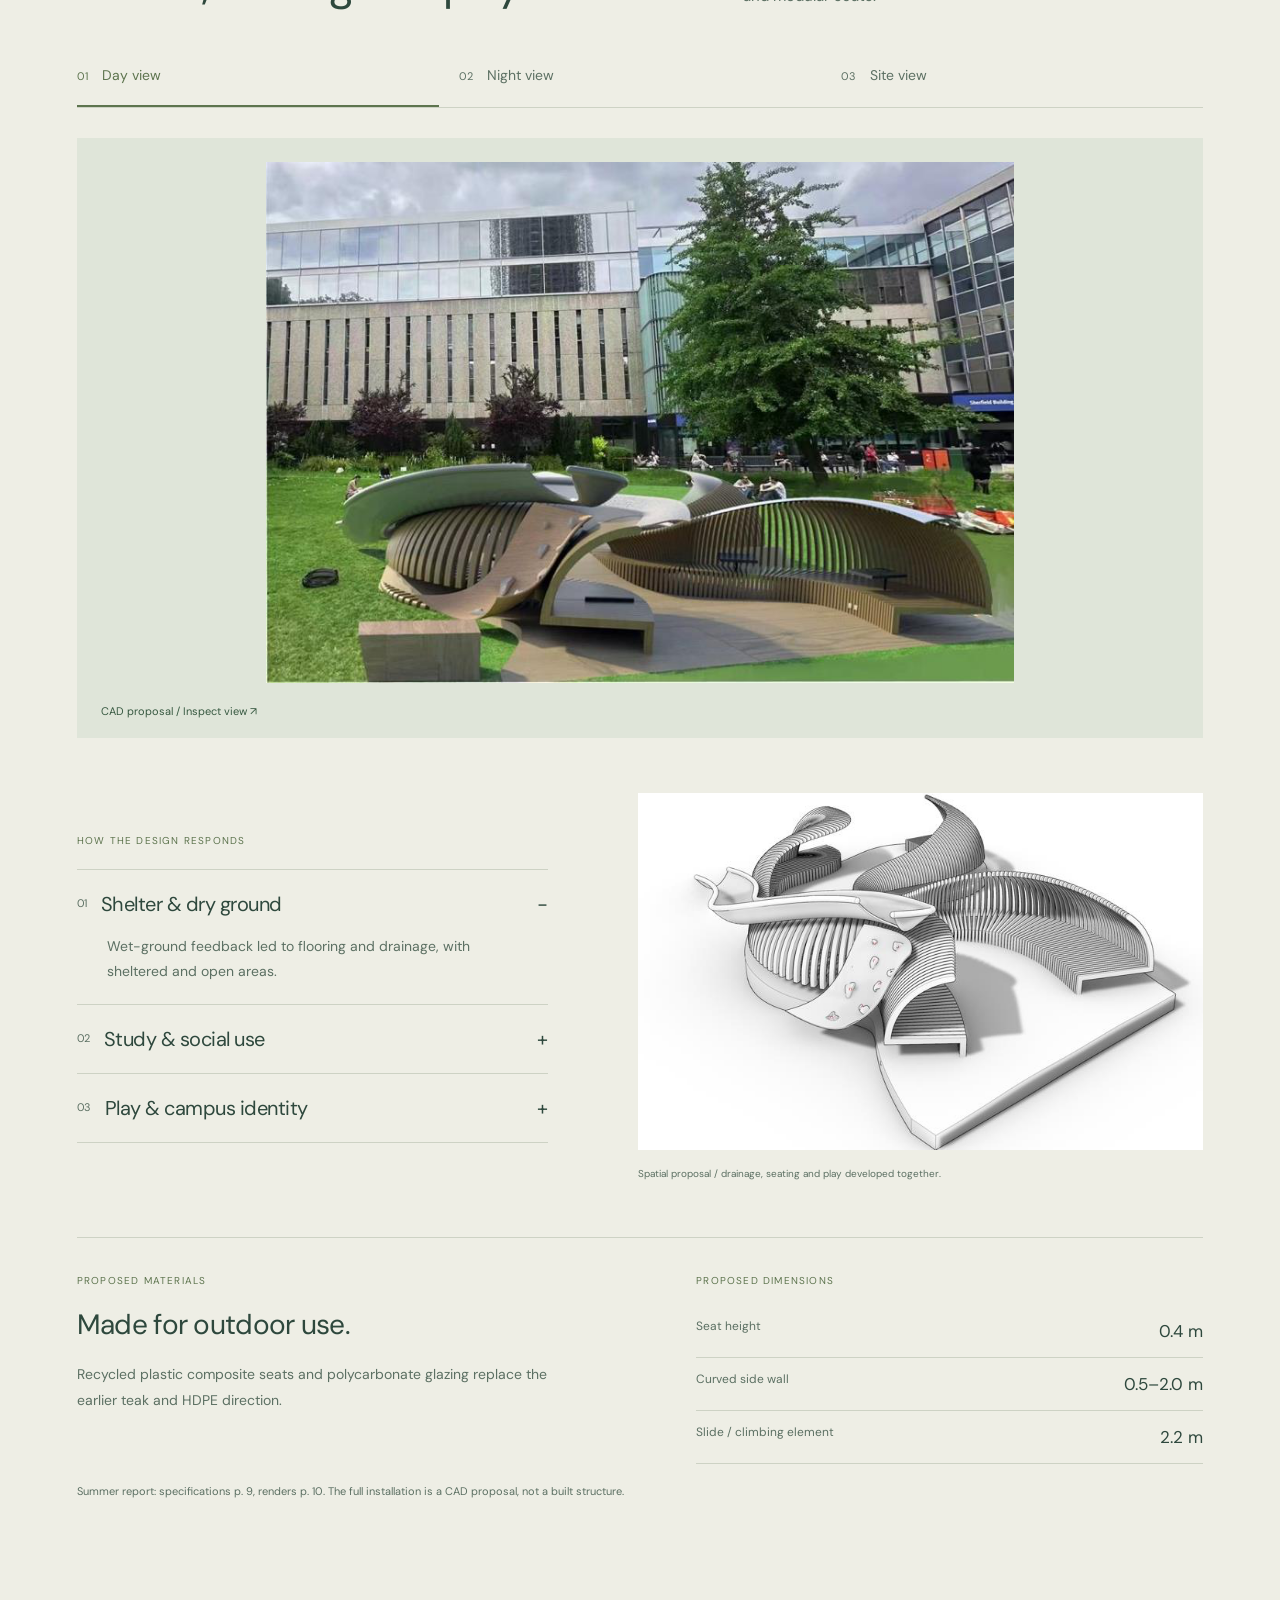
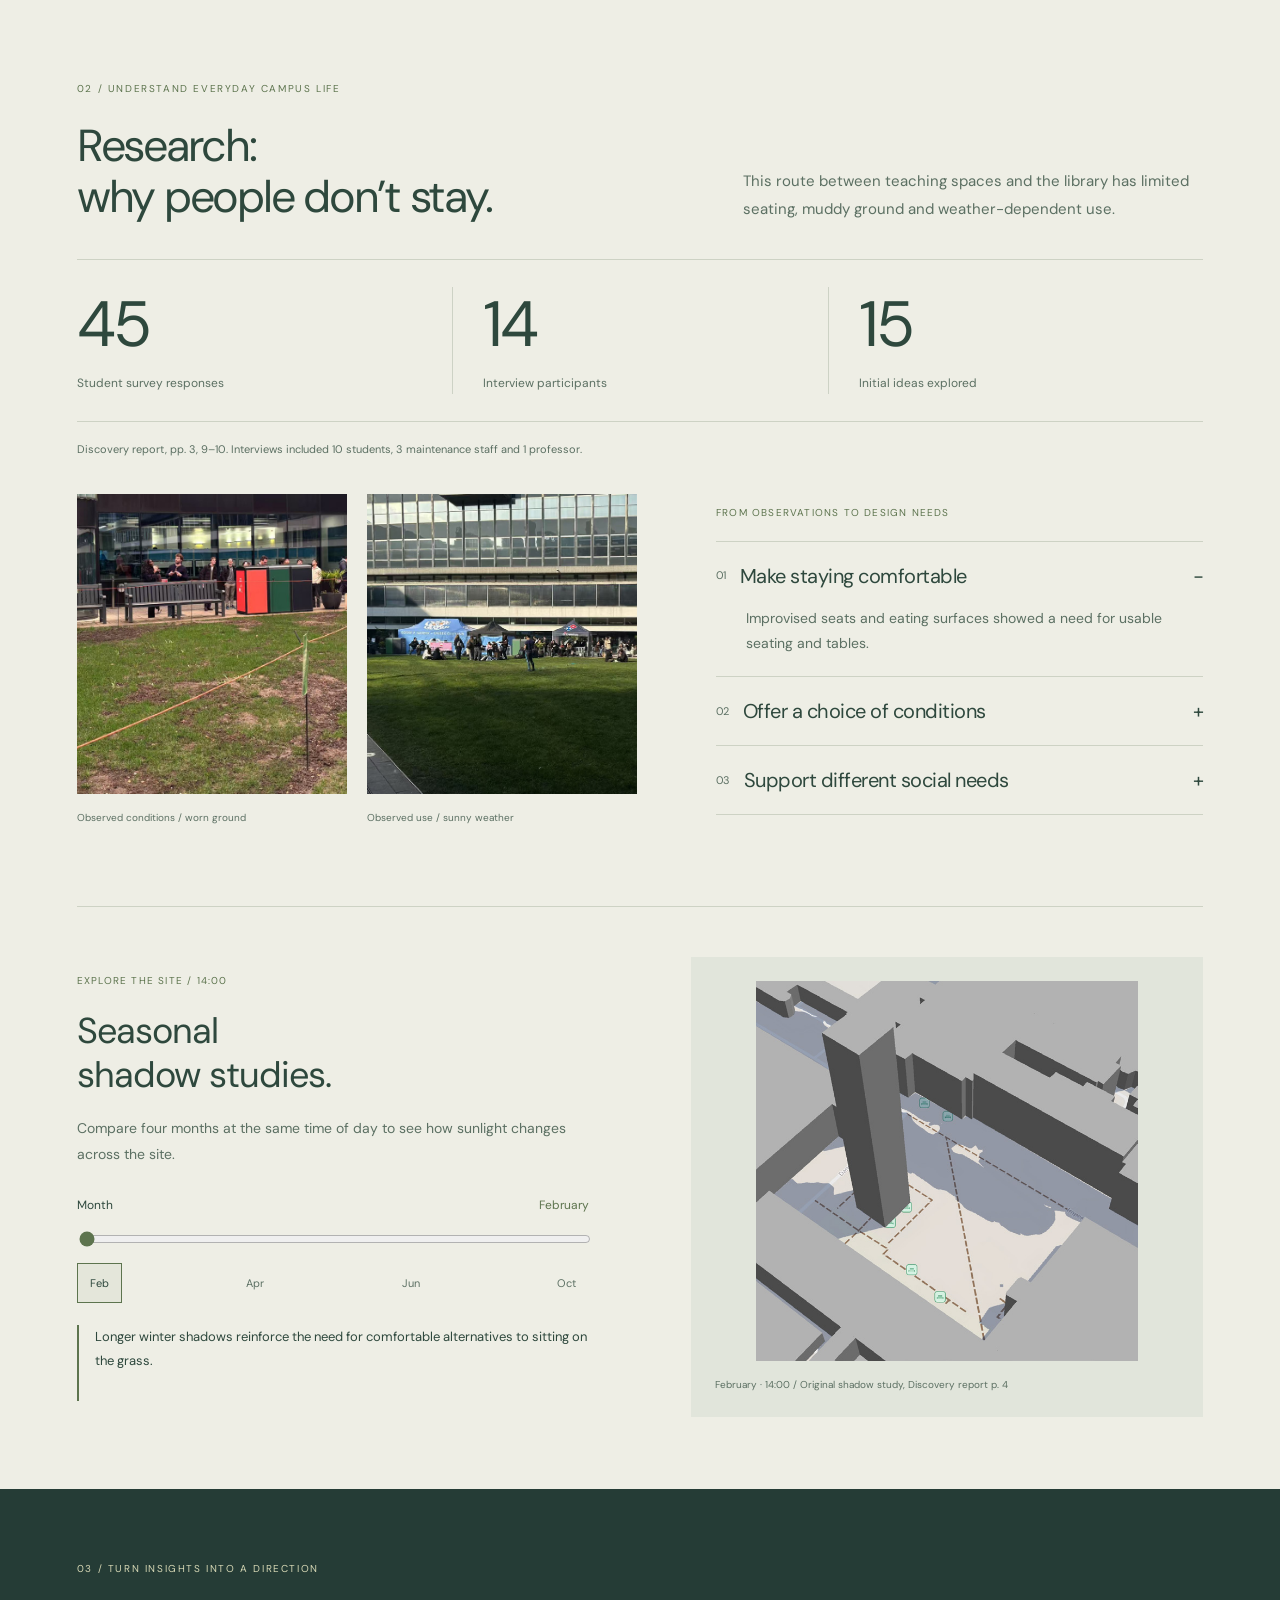
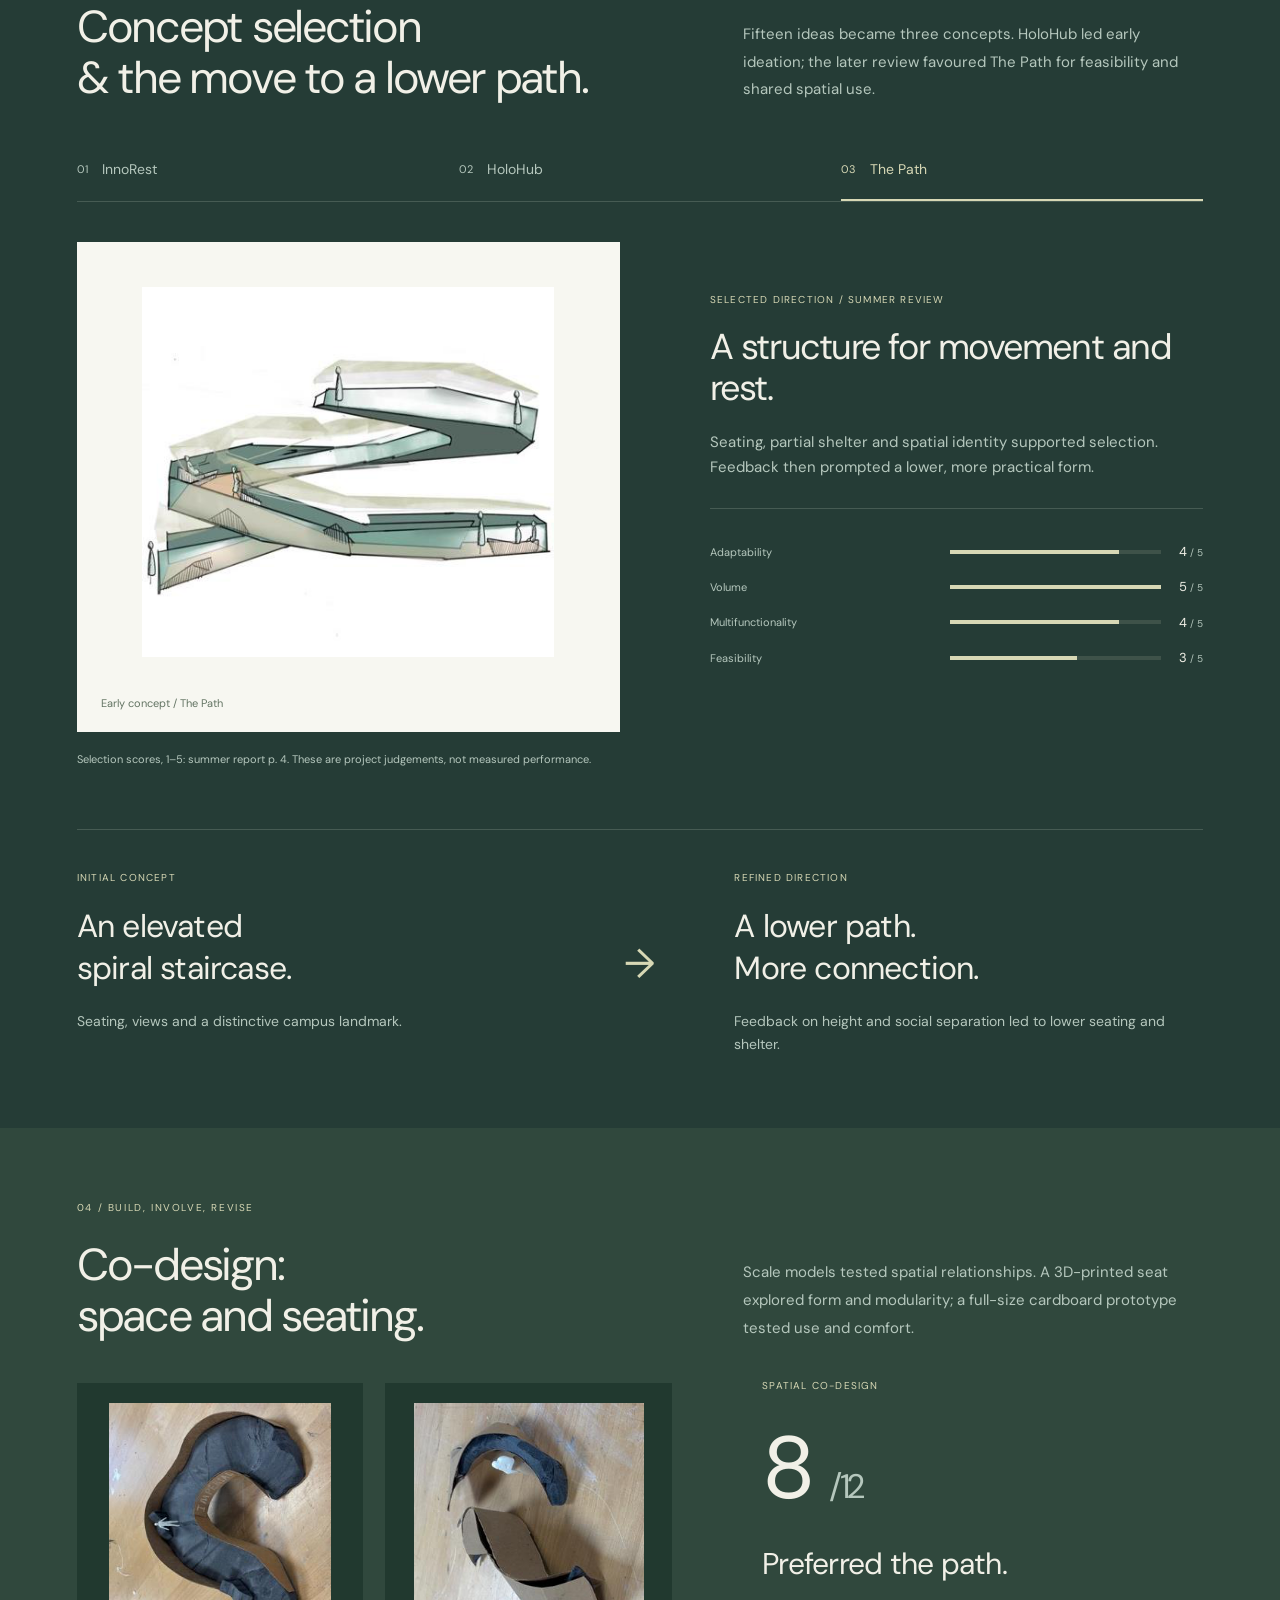
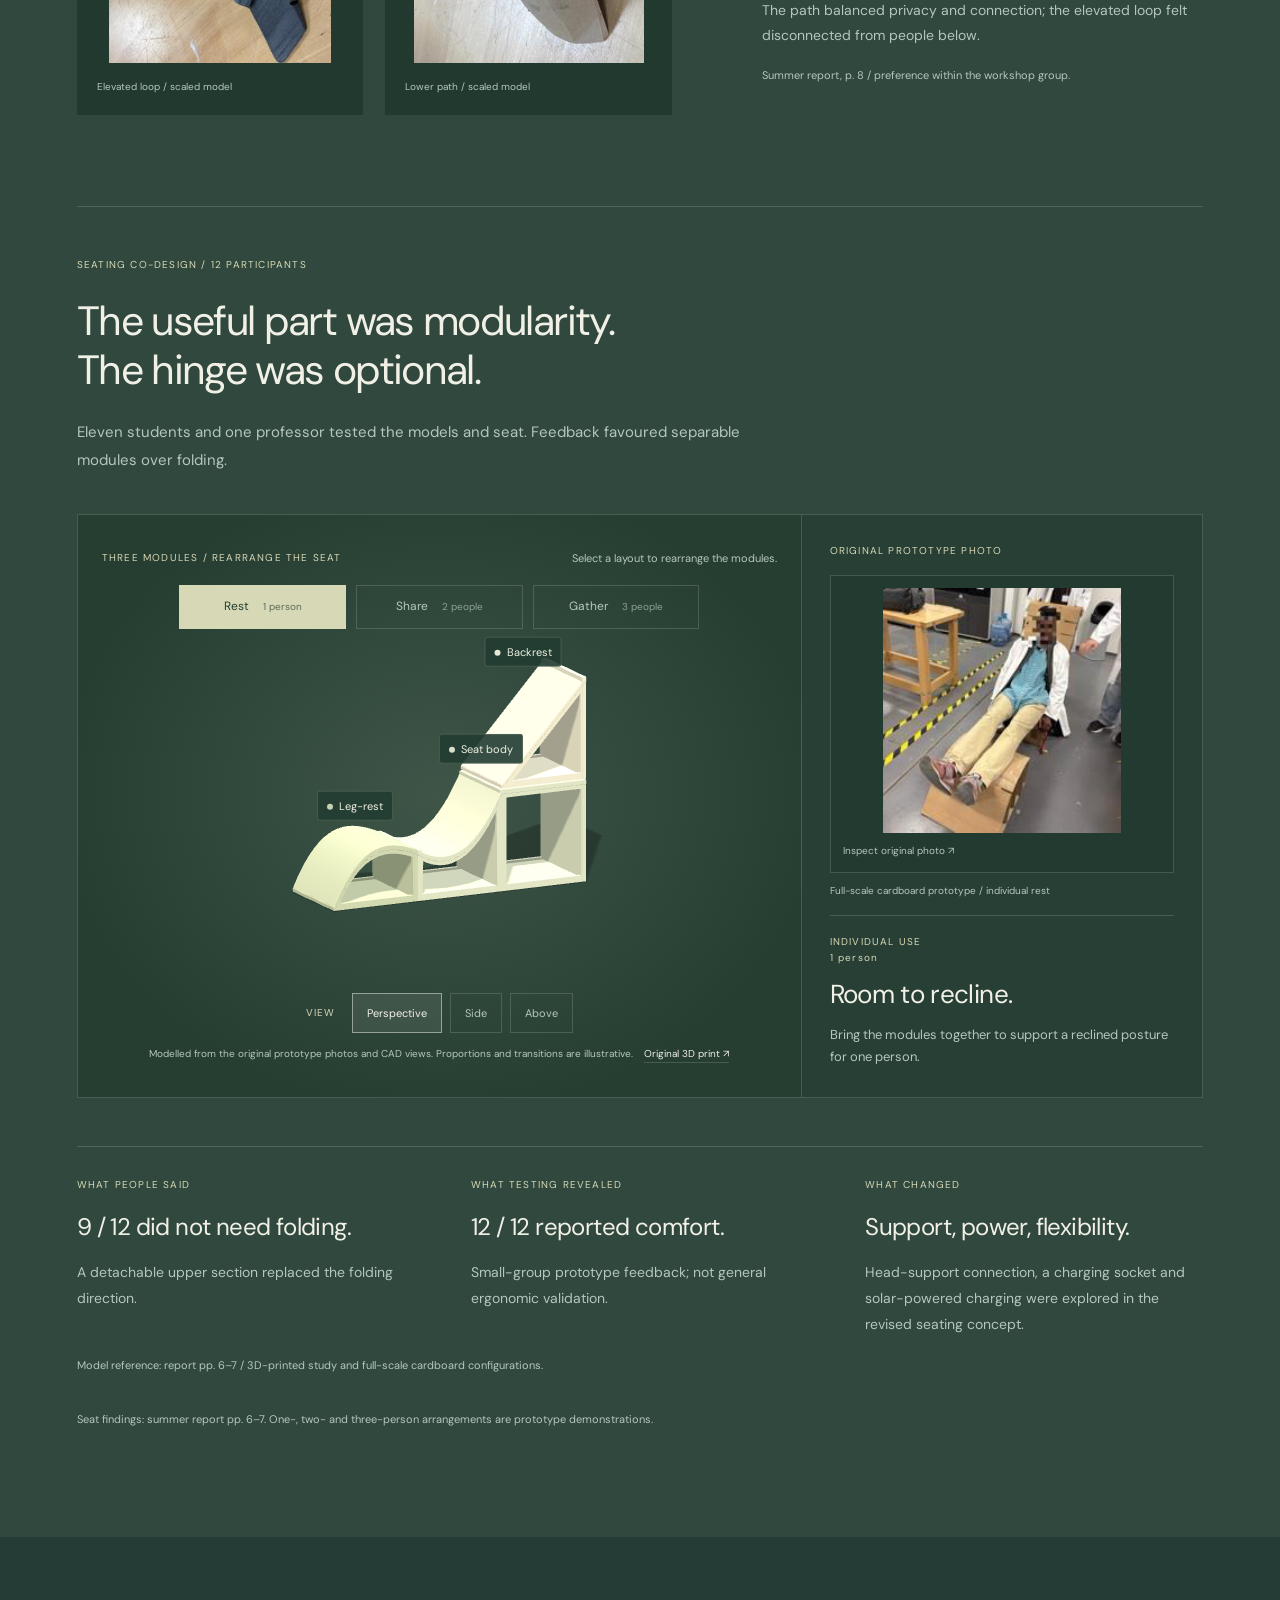
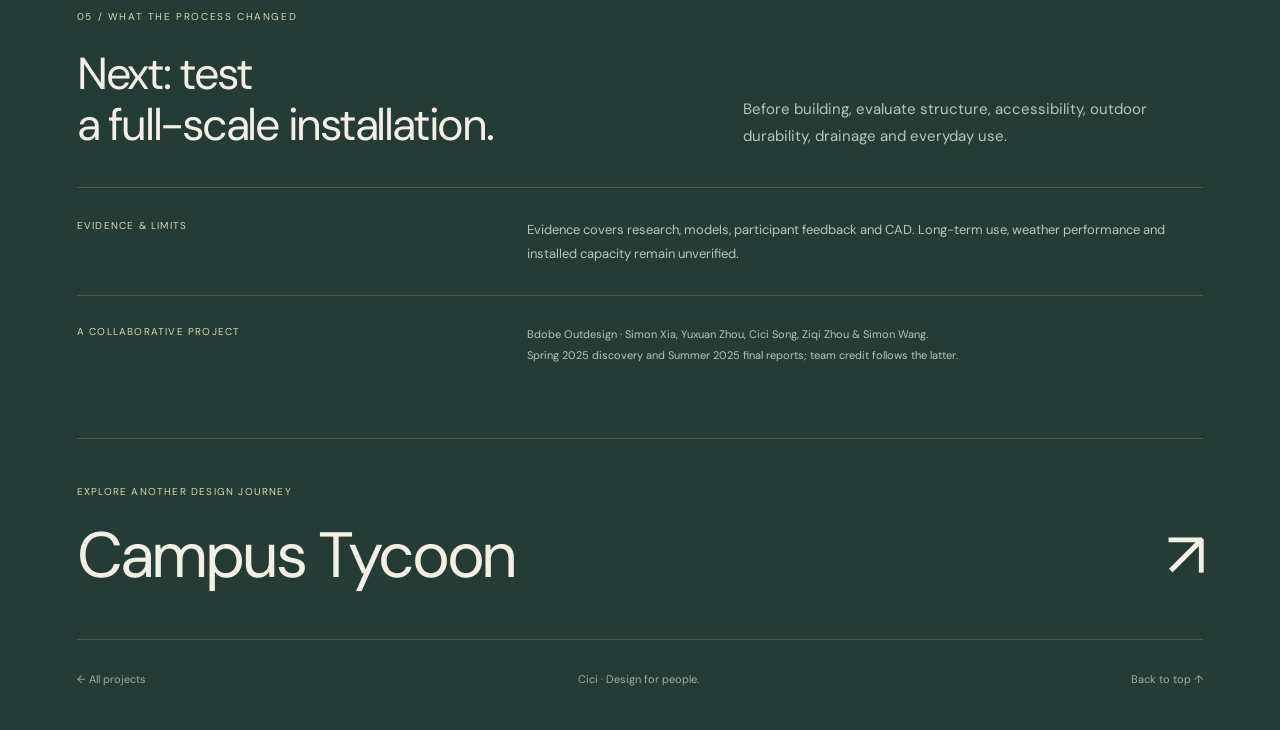
<file: jing.html>
<!doctype html>
<html lang="en" class="case-document"><head>
<script>try{var l=new URLSearchParams(location.search).get('lang')||localStorage.getItem('cici-language');document.documentElement.lang=l==='zh'?'zh-CN':'en'}catch(e){document.documentElement.lang=new URLSearchParams(location.search).get('lang')==='zh'?'zh-CN':'en'}</script>
<script src="locales/zh-CN.js?v=20261005" defer></script>
<script src="i18n-dynamic.js?v=20261005" defer></script>
<script src="i18n.js?v=20261005" defer></script>

<meta charset="UTF-8"><meta name="viewport" content="width=device-width, initial-scale=1"><meta name="theme-color" content="#253c36"><meta name="description" content="Jìng / The Path — a collaborative human-centred design study for Queen’s Lawn. From field research and co-design to modular seating and a shared campus landscape."><title>Jìng — The Path · Cici</title>
<link rel="preload" href="assets/dm-sans-400.ttf" as="font" type="font/ttf" crossorigin><link rel="stylesheet" href="styles.css?v=20260919-3"><link rel="stylesheet" href="dooti.css?v=1"><link rel="stylesheet" href="aura.css?v=1"><link rel="stylesheet" href="jing.css?v=20260930-outlined-modules"><script src="case-study.js?v=20261005-i18n" defer></script><script src="jing.js?v=20260930-outlined-modules" defer></script><script type="module" src="jing-seating.js?v=20260930-outlined-modules"></script>
<link rel="stylesheet" href="project-story.css?v=20260930-review">
<link rel="stylesheet" href="i18n.css?v=20261005">
</head><body class="case-study jing-study">
<a class="skip-link" href="#overview">Skip to project</a><header class="case-topbar"><a class="case-back" href="index.html#work">← All projects</a><a class="case-wordmark" href="#overview">Jìng<span>.</span></a><a href="index.html#home">Cici ↗</a><div class="reading-progress" aria-hidden="true"></div></header>
<main><section id="overview" class="case-hero case-container" aria-labelledby="case-title"><div class="hero-kicker"><span>07 / HUMAN-CENTRED DESIGN</span><span>RESEARCH → CO-DESIGN → SHARED SPACE</span></div><div class="hero-heading"><h1 id="case-title">Jìng<span>.</span><small>The Path</small></h1><p>A place to pass through.<br><span>A reason to stay.</span></p></div><div class="story-shortcuts" aria-label="Project highlights"><a href="#proposal" class="story-primary">Explore day & night<span aria-hidden="true">↓</span></a><a href="#prototype">See user-testing findings<span aria-hidden="true">↗</span></a></div><figure class="hero-photograph jing-hero"><img src="assets/jing/cover-colored.png" alt="Colour study of the Jìng CAD proposal, with natural timber tones and sage-green surfaces" width="1562" height="1007" fetchpriority="high"><figcaption><span>Jìng / Concept colour study</span><a href="#proposal">Explore the project ↓</a></figcaption></figure><div class="project-overview" data-reveal><p class="overview-lead">Reimagining a campus lawn as a place to rest, study and connect — shaped by the people who use it.</p><dl><div><dt>Context</dt><dd>Queen’s Lawn &amp; Dangoor Plaza<br>Imperial College London</dd></div><div><dt>Team project</dt><dd>Bdobe Outdesign<br>Cici Song &amp; collaborators</dd></div><div><dt>Scope / 2025</dt><dd>Field research · Co-design<br>Physical prototypes · CAD proposal</dd></div></dl></div></section>
<nav class="case-nav" aria-label="Case study chapters" style="--story-chapters:5"><div><a href="#proposal">01 <span>Proposal</span></a><a href="#research">02 <span>Research</span></a><a href="#direction">03 <span>Concepts</span></a><a href="#prototype">04 <span>User testing</span></a><a href="#reflection">05 <span>Next steps</span></a></div></nav>

<section id="proposal" class="case-section story-feature light-section" aria-labelledby="proposal-title"><div class="case-container"><p class="section-kicker">01 / BRING THE SYSTEM TOGETHER</p><div class="section-heading" data-reveal><h2 id="proposal-title">The proposal:<br>shelter, seating and play.</h2><p>Explore the CAD proposal by day, night and site context, then follow the research and co-design behind its curved landscape and modular seats.</p></div><div data-tabs><div class="prototype-tabs" role="tablist" aria-label="Final proposal views"><button type="button" role="tab" id="day-tab" aria-controls="day-panel" aria-selected="true" tabindex="0">01 <span>Day view</span></button><button type="button" role="tab" id="night-tab" aria-controls="night-panel" aria-selected="false" tabindex="-1">02 <span>Night view</span></button><button type="button" role="tab" id="plan-tab" aria-controls="plan-panel" aria-selected="false" tabindex="-1">03 <span>Site view</span></button></div><div id="day-panel" class="proposal-panel" role="tabpanel" aria-labelledby="day-tab" tabindex="0"><button class="proposal-image" type="button" data-enlarge aria-label="Enlarge day view"><img src="assets/jing/final-day.png" alt="Daytime CAD visualisation of the proposed Jìng installation in Queen’s Lawn" width="815" height="567" loading="lazy"><span>CAD proposal / Inspect view ↗</span></button></div><div id="night-panel" class="proposal-panel" role="tabpanel" aria-labelledby="night-tab" tabindex="0" hidden><button class="proposal-image" type="button" data-enlarge aria-label="Enlarge night view"><img src="assets/jing/final-night.png" alt="Night-time CAD visualisation of the proposed Jìng gathering spaces" width="1039" height="585" loading="lazy"><span>CAD proposal / Inspect view ↗</span></button></div><div id="plan-panel" class="proposal-panel" role="tabpanel" aria-labelledby="plan-tab" tabindex="0" hidden><button class="proposal-image" type="button" data-enlarge aria-label="Enlarge site view"><img src="assets/jing/final-aerial.png" alt="Aerial CAD visualisation showing the proposal in Queen’s Lawn" width="796" height="563" loading="lazy"><span>CAD proposal / Inspect view ↗</span></button></div></div>
<div class="proposal-details"><div class="insight-list"><p class="small-label">HOW THE DESIGN RESPONDS</p><details open><summary><span>01</span> Shelter &amp; dry ground</summary><p>Wet-ground feedback led to flooring and drainage, with sheltered and open areas.</p></details><details><summary><span>02</span> Study &amp; social use</summary><p>Modular seats and tables fit different groups; curved boundaries define connected gathering spaces.</p></details><details><summary><span>03</span> Play &amp; campus identity</summary><p>A slide, climbing wall and display surfaces bring play and campus identity into the space.</p></details></div><figure class="structure-figure"><img src="assets/jing/structure-cad.png" alt="CAD model showing the curved structure, integrated slide and climbing element" width="730" height="461" loading="lazy"><figcaption>Spatial proposal / drainage, seating and play developed together.</figcaption></figure></div>
<div class="proposal-specs" data-reveal><div><span class="small-label">PROPOSED MATERIALS</span><h3>Made for outdoor use.</h3><p>Recycled plastic composite seats and polycarbonate glazing replace the earlier teak and HDPE direction.</p></div><div><span class="small-label">PROPOSED DIMENSIONS</span><dl><div><dt>Seat height</dt><dd>0.4 m</dd></div><div><dt>Curved side wall</dt><dd>0.5–2.0 m</dd></div><div><dt>Slide / climbing element</dt><dd>2.2 m</dd></div></dl></div></div><p class="source-note">Summer report: specifications p. 9, renders p. 10. The full installation is a CAD proposal, not a built structure.</p>
</div></section>

<section id="research" class="case-section light-section" aria-labelledby="research-title"><div class="case-container"><p class="section-kicker">02 / UNDERSTAND EVERYDAY CAMPUS LIFE</p><div class="section-heading" data-reveal><h2 id="research-title">Research:<br>why people don’t stay.</h2><p>This route between teaching spaces and the library has limited seating, muddy ground and weather-dependent use.</p></div><div class="jing-research-metrics" data-reveal><div><strong>45</strong><span>Student survey responses</span></div><div><strong>14</strong><span>Interview participants</span></div><div><strong>15</strong><span>Initial ideas explored</span></div></div><p class="source-note">Discovery report, pp. 3, 9–10. Interviews included 10 students, 3 maintenance staff and 1 professor.</p>
<div class="research-layout"><div class="site-pair" data-reveal><figure><img src="assets/jing/lawn-condition.png" alt="Photograph of worn grass at the study site" width="729" height="698" loading="lazy"><figcaption>Observed conditions / worn ground</figcaption></figure><figure><img src="assets/jing/lawn-sunshine.png" alt="Photograph of Queen’s Lawn in sunshine with people using the surrounding campus" width="623" height="639" loading="lazy"><figcaption>Observed use / sunny weather</figcaption></figure></div><div class="insight-list"><p class="small-label">FROM OBSERVATIONS TO DESIGN NEEDS</p><details open><summary><span>01</span> Make staying comfortable</summary><p>Improvised seats and eating surfaces showed a need for usable seating and tables.</p></details><details><summary><span>02</span> Offer a choice of conditions</summary><p>Mud, rain and seasonal shade called for dry surfaces, shelter, sun and shade choices.</p></details><details><summary><span>03</span> Support different social needs</summary><p>Movable seating should accommodate quiet rest, study and group conversation.</p></details></div></div>
<div class="sun-study" data-reveal><div class="sun-study-copy"><span class="small-label">EXPLORE THE SITE / 14:00</span><h3>Seasonal<br>shadow studies.</h3><p>Compare four months at the same time of day to see how sunlight changes across the site.</p><label class="month-label" for="season-month">Month <output id="month-output" for="season-month">February</output></label><input id="season-month" type="range" min="0" max="3" step="1" value="0" aria-valuetext="February"><div class="month-stops"><button type="button" data-month="0" aria-pressed="true">Feb</button><button type="button" data-month="1" aria-pressed="false">Apr</button><button type="button" data-month="2" aria-pressed="false">Jun</button><button type="button" data-month="3" aria-pressed="false">Oct</button></div><p class="sun-response" id="sun-response" aria-live="polite">Longer winter shadows reinforce the need for comfortable alternatives to sitting on the grass.</p></div><figure class="shadow-figure"><img src="assets/jing/shadow-february.png" alt="Original February shadow study of Queen’s Lawn at 14:00" width="703" height="699" id="shadow-image" loading="lazy"><figcaption id="shadow-caption">February · 14:00 / Original shadow study, Discovery report p. 4</figcaption></figure></div>

</div></section>

<section id="direction" class="case-section case-container" aria-labelledby="direction-title"><p class="section-kicker">03 / TURN INSIGHTS INTO A DIRECTION</p><div class="section-heading" data-reveal><h2 id="direction-title">Concept selection<br>&amp; the move to a lower path.</h2><p>Fifteen ideas became three concepts. HoloHub led early ideation; the later review favoured The Path for feasibility and shared spatial use.</p></div><div data-tabs><div class="prototype-tabs" role="tablist" aria-label="Compare the three concepts"><button type="button" role="tab" id="bench-tab" aria-controls="bench-panel" aria-selected="false" tabindex="-1">01 <span>InnoRest</span></button><button type="button" role="tab" id="glasshouse-tab" aria-controls="glasshouse-panel" aria-selected="false" tabindex="-1">02 <span>HoloHub</span></button><button type="button" role="tab" id="path-tab" aria-controls="path-panel" aria-selected="true" tabindex="0">03 <span>The Path</span></button></div><div class="prototype-panel concept-panel" id="bench-panel" role="tabpanel" aria-labelledby="bench-tab" tabindex="0" hidden><figure class="concept-visual"><img src="assets/jing/concept-bench.png" alt="Original InnoRest concept illustration from the report" width="383" height="416" loading="lazy"><figcaption>Early concept / InnoRest</figcaption></figure><div class="prototype-copy"><span class="small-label">ALTERNATIVE CONCEPT</span><h3>A compact place to pause.</h3><p>A rotating bench combines an adjustable backrest, folding table and charging. Flexible, but limited as a shared spatial intervention.</p><div class="concept-ratings" aria-label="InnoRest report ratings"><div><span>Adaptability</span><span class="rating-track" aria-hidden="true"><span style="width:60%"></span></span><strong>3<small> / 5</small></strong></div><div><span>Volume</span><span class="rating-track" aria-hidden="true"><span style="width:80%"></span></span><strong>4<small> / 5</small></strong></div><div><span>Multifunctionality</span><span class="rating-track" aria-hidden="true"><span style="width:80%"></span></span><strong>4<small> / 5</small></strong></div><div><span>Feasibility</span><span class="rating-track" aria-hidden="true"><span style="width:40%"></span></span><strong>2<small> / 5</small></strong></div></div></div></div><div class="prototype-panel concept-panel" id="glasshouse-panel" role="tabpanel" aria-labelledby="glasshouse-tab" tabindex="0" hidden><figure class="concept-visual"><img src="assets/jing/concept-glasshouse.png" alt="Original HoloHub concept illustration from the report" width="489" height="349" loading="lazy"><figcaption>Early concept / HoloHub</figcaption></figure><div class="prototype-copy"><span class="small-label">ALTERNATIVE CONCEPT</span><h3>An enclosed social destination.</h3><p>A glass house combines seating, greenery and shared facilities. Later review raised cost and system-complexity concerns.</p><div class="concept-ratings" aria-label="HoloHub report ratings"><div><span>Adaptability</span><span class="rating-track" aria-hidden="true"><span style="width:80%"></span></span><strong>4<small> / 5</small></strong></div><div><span>Volume</span><span class="rating-track" aria-hidden="true"><span style="width:100%"></span></span><strong>5<small> / 5</small></strong></div><div><span>Multifunctionality</span><span class="rating-track" aria-hidden="true"><span style="width:80%"></span></span><strong>4<small> / 5</small></strong></div><div><span>Feasibility</span><span class="rating-track" aria-hidden="true"><span style="width:20%"></span></span><strong>1<small> / 5</small></strong></div></div></div></div><div class="prototype-panel concept-panel" id="path-panel" role="tabpanel" aria-labelledby="path-tab" tabindex="0"><figure class="concept-visual"><img src="assets/jing/concept-path.png" alt="Original The Path concept illustration from the report" width="448" height="402" loading="lazy"><figcaption>Early concept / The Path</figcaption></figure><div class="prototype-copy"><span class="small-label">SELECTED DIRECTION / SUMMER REVIEW</span><h3>A structure for movement and rest.</h3><p>Seating, partial shelter and spatial identity supported selection. Feedback then prompted a lower, more practical form.</p><div class="concept-ratings" aria-label="The Path report ratings"><div><span>Adaptability</span><span class="rating-track" aria-hidden="true"><span style="width:80%"></span></span><strong>4<small> / 5</small></strong></div><div><span>Volume</span><span class="rating-track" aria-hidden="true"><span style="width:100%"></span></span><strong>5<small> / 5</small></strong></div><div><span>Multifunctionality</span><span class="rating-track" aria-hidden="true"><span style="width:80%"></span></span><strong>4<small> / 5</small></strong></div><div><span>Feasibility</span><span class="rating-track" aria-hidden="true"><span style="width:60%"></span></span><strong>3<small> / 5</small></strong></div></div></div></div></div><p class="source-note">Selection scores, 1–5: summer report p. 4. These are project judgements, not measured performance.</p><div class="direction-shift" data-reveal><div><span class="small-label">INITIAL CONCEPT</span><h3>An elevated<br>spiral staircase.</h3><p>Seating, views and a distinctive campus landmark.</p></div><span class="shift-mark" aria-hidden="true">→</span><div><span class="small-label">REFINED DIRECTION</span><h3>A lower path.<br>More connection.</h3><p>Feedback on height and social separation led to lower seating and shelter.</p></div></div></section>

<section id="prototype" class="case-section prototype-section" aria-labelledby="prototype-title"><div class="case-container"><p class="section-kicker">04 / BUILD, INVOLVE, REVISE</p><div class="section-heading" data-reveal><h2 id="prototype-title">Co-design:<br>space and seating.</h2><p>Scale models tested spatial relationships. A 3D-printed seat explored form and modularity; a full-size cardboard prototype tested use and comfort.</p></div>
<div class="spatial-test" data-reveal><div class="model-pair"><figure><img src="assets/jing/loop-model.png" alt="Foam and cardboard scale model of the elevated loop" width="289" height="338" loading="lazy"><figcaption>Elevated loop / scaled model</figcaption></figure><figure><img src="assets/jing/path-model.png" alt="Cardboard scale model of the lower path concept" width="304" height="344" loading="lazy"><figcaption>Lower path / scaled model</figcaption></figure></div><div class="spatial-finding"><span class="small-label">SPATIAL CO-DESIGN</span><strong>8 <small>/ 12</small></strong><h3>Preferred the path.</h3><p>The path balanced privacy and connection; the elevated loop felt disconnected from people below.</p><p class="source-note">Summer report, p. 8 / preference within the workshop group.</p></div></div>
<div class="feedback-heading" data-reveal><span class="small-label">SEATING CO-DESIGN / 12 PARTICIPANTS</span><h3>The useful part was modularity.<br>The hinge was optional.</h3><p>Eleven students and one professor tested the models and seat. Feedback favoured separable modules over folding.</p></div>
<div class="seating-explorer" id="seat-modules"><div class="seating-stage"><div class="seat-stage-top"><span class="small-label">THREE MODULES / REARRANGE THE SEAT</span><span id="seat-scene-status" role="status">Loading the 3D model…</span></div>
<div class="seat-options" role="group" aria-label="Explore seating arrangements"><button type="button" data-seat="rest" aria-pressed="true" aria-controls="seat-scene seat-description">Rest <span>1 person</span></button><button type="button" data-seat="share" aria-pressed="false" aria-controls="seat-scene seat-description">Share <span>2 people</span></button><button type="button" data-seat="gather" aria-pressed="false" aria-controls="seat-scene seat-description">Gather <span>3 people</span></button></div>
<div id="seat-scene" role="img" aria-label="3D seating model: rest arrangement, perspective view. Three labelled modules: backrest, one continuous seat body and leg-rest."><img id="seat-scene-fallback" src="assets/jing/seat-cad-rest.png" alt="Original CAD side view of the three seating modules forming a reclining chair" width="316" height="282"></div>
<div class="seat-view-controls" role="group" aria-label="Choose model viewpoint"><span class="small-label">VIEW</span><button type="button" data-seat-view="perspective" aria-pressed="true">Perspective</button><button type="button" data-seat-view="side" aria-pressed="false">Side</button><button type="button" data-seat-view="above" aria-pressed="false">Above</button></div>
<p class="seat-model-note">Modelled from the original prototype photos and CAD views. Proportions and transitions are illustrative. <button type="button" class="seat-original-link" data-enlarge>Original 3D print ↗<img src="assets/jing/seat-small-model.png" alt="Original 3D-printed seating model from the report, photographed during co-design" hidden></button></p>
</div><aside class="seat-controls" aria-label="Original prototype photograph and arrangement"><span class="small-label">ORIGINAL PROTOTYPE PHOTO</span><figure class="seat-evidence"><button type="button" data-enlarge aria-label="Enlarge original prototype photograph"><img src="assets/jing/seat-test-rest.png" alt="Participant trying the full-scale cardboard chair in a reclined posture" width="212" height="218" id="seat-photo" loading="lazy"><span>Inspect original photo ↗</span></button><figcaption id="seat-photo-caption">Full-scale cardboard prototype / individual rest</figcaption></figure><div id="seat-description" aria-live="polite"><span class="small-label" id="seat-use-label">INDIVIDUAL USE</span> <span class="small-label" id="seat-capacity">1 person</span><h3 id="seat-use-title">Room to recline.</h3><p id="seat-use-copy">Bring the modules together to support a reclined posture for one person.</p></div></aside></div>
<div class="feedback-decisions" data-reveal><div><span class="small-label">WHAT PEOPLE SAID</span><h3>9 / 12 did not need folding.</h3><p>A detachable upper section replaced the folding direction.</p></div><div><span class="small-label">WHAT TESTING REVEALED</span><h3>12 / 12 reported comfort.</h3><p>Small-group prototype feedback; not general ergonomic validation.</p></div><div><span class="small-label">WHAT CHANGED</span><h3>Support, power, flexibility.</h3><p>Head-support connection, a charging socket and solar-powered charging were explored in the revised seating concept.</p></div></div>
<p class="source-note">Model reference: report pp. 6–7 / 3D-printed study and full-scale cardboard configurations.</p>
<p class="source-note">Seat findings: summer report pp. 6–7. One-, two- and three-person arrangements are prototype demonstrations.</p>
</div></section>

<section id="reflection" class="case-section case-container" aria-labelledby="reflection-title"><p class="section-kicker">05 / WHAT THE PROCESS CHANGED</p><div class="section-heading" data-reveal><h2 id="reflection-title">Next: test<br>a full-scale installation.</h2><p>Before building, evaluate structure, accessibility, outdoor durability, drainage and everyday use.</p></div><div class="next-validation"><span class="small-label">EVIDENCE &amp; LIMITS</span><p>Evidence covers research, models, participant feedback and CAD. Long-term use, weather performance and installed capacity remain unverified.</p></div><div class="project-credits"><span class="small-label">A COLLABORATIVE PROJECT</span><p>Bdobe Outdesign · Simon Xia, Yuxuan Zhou, Cici Song, Ziqi Zhou &amp; Simon Wang.<br>Spring 2025 discovery and Summer 2025 final reports; team credit follows the latter.</p></div></section>
</main><footer class="case-footer case-container"><a href="tycoon.html"><span class="small-label">EXPLORE ANOTHER DESIGN JOURNEY</span><span>Campus Tycoon <span aria-hidden="true">↗</span></span></a><div><a href="index.html#work">← All projects</a><span>Cici · Design for people.</span><a href="#overview">Back to top ↑</a></div></footer><dialog class="image-viewer" aria-labelledby="image-viewer-title"><div class="viewer-toolbar"><h2 id="image-viewer-title">Jìng / Project detail</h2><button type="button" class="viewer-close" aria-label="Close enlarged image">Close ×</button></div><div class="viewer-scroll"><img id="viewer-image" alt=""></div><p id="viewer-caption"></p></dialog></body></html>
</file>
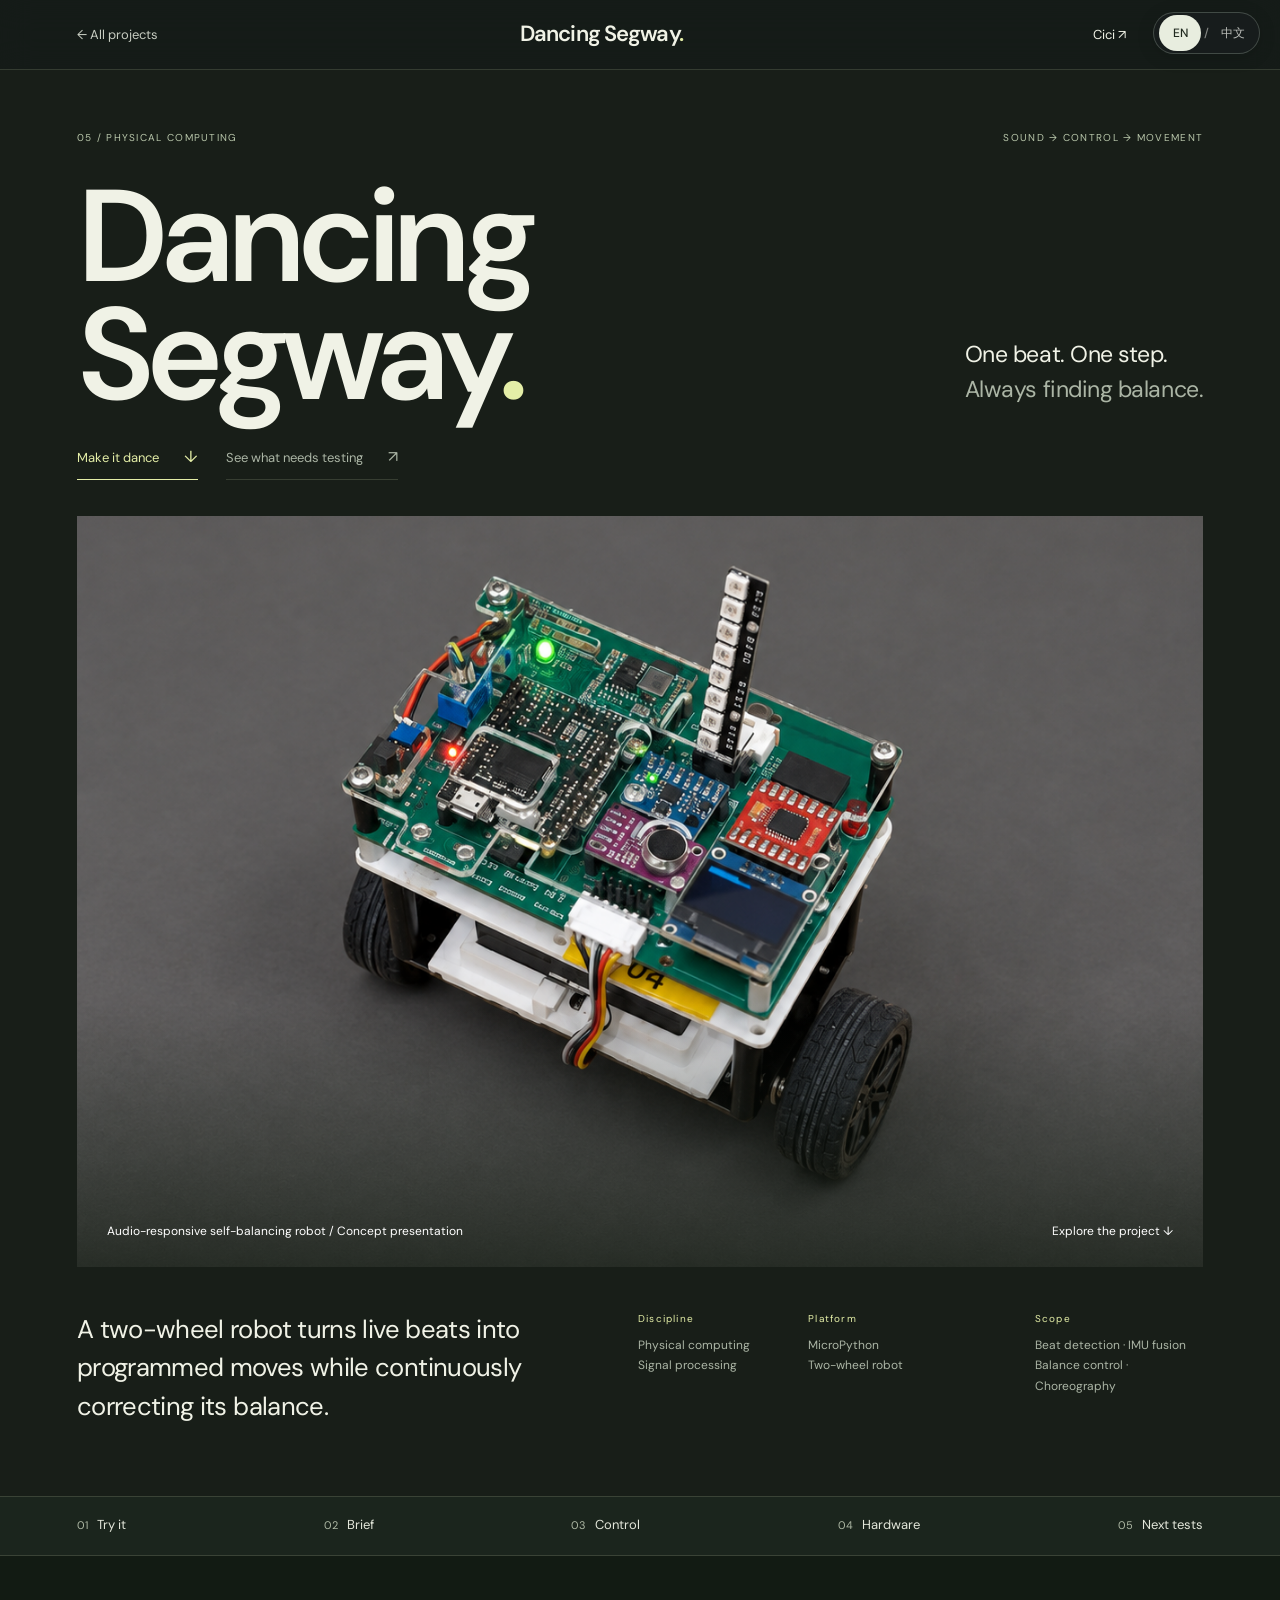
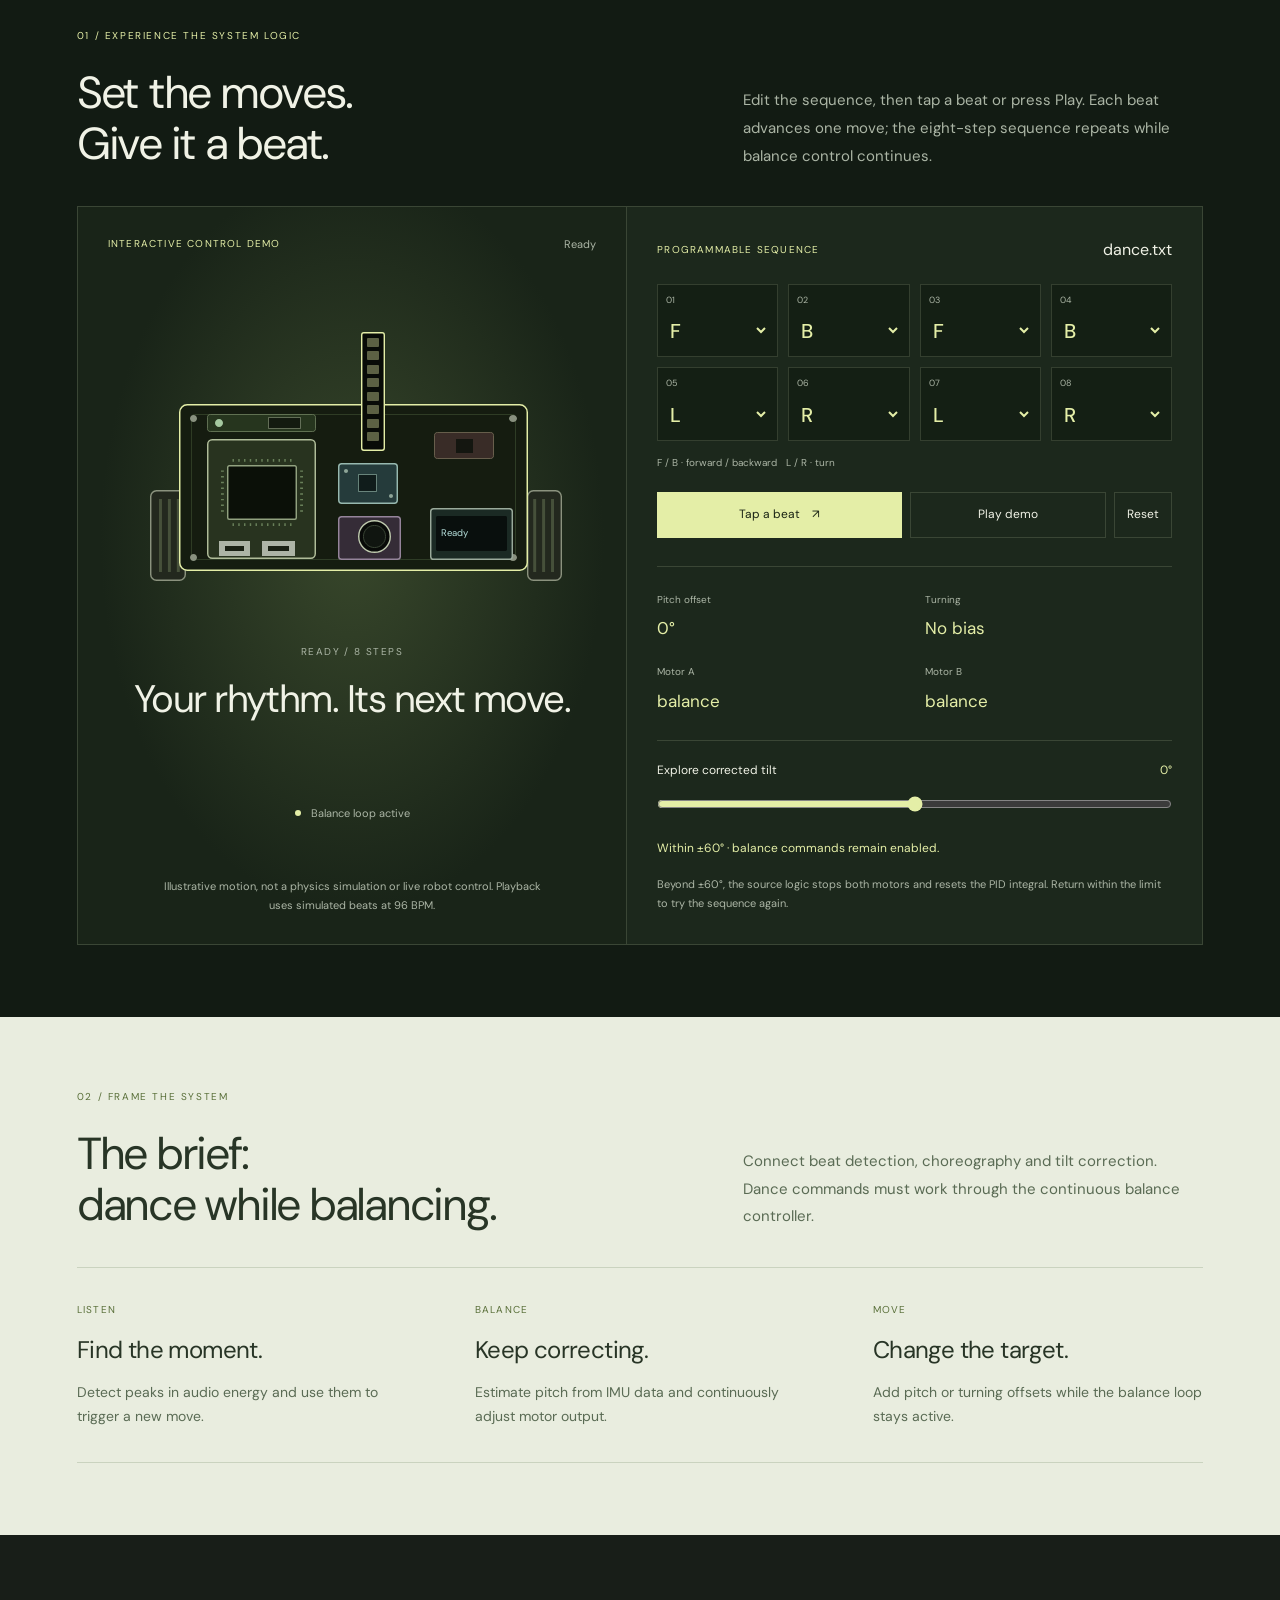
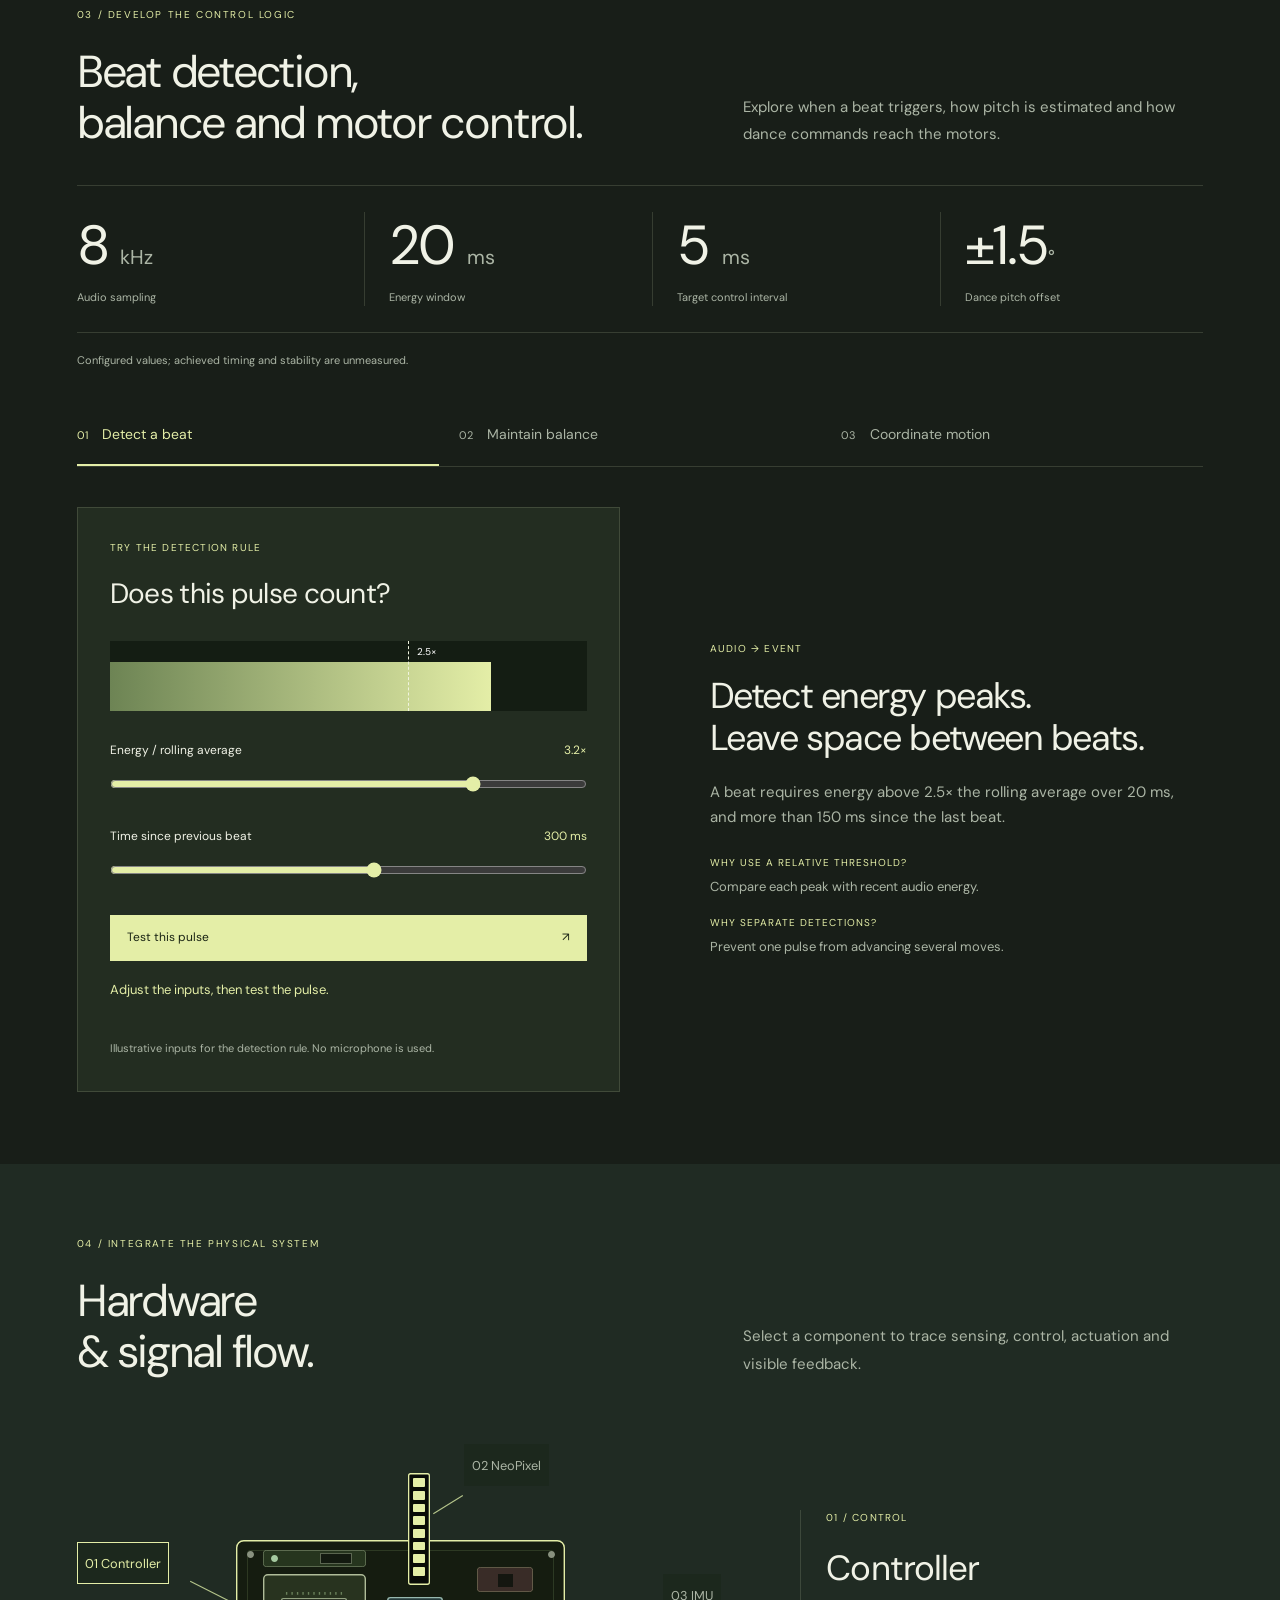
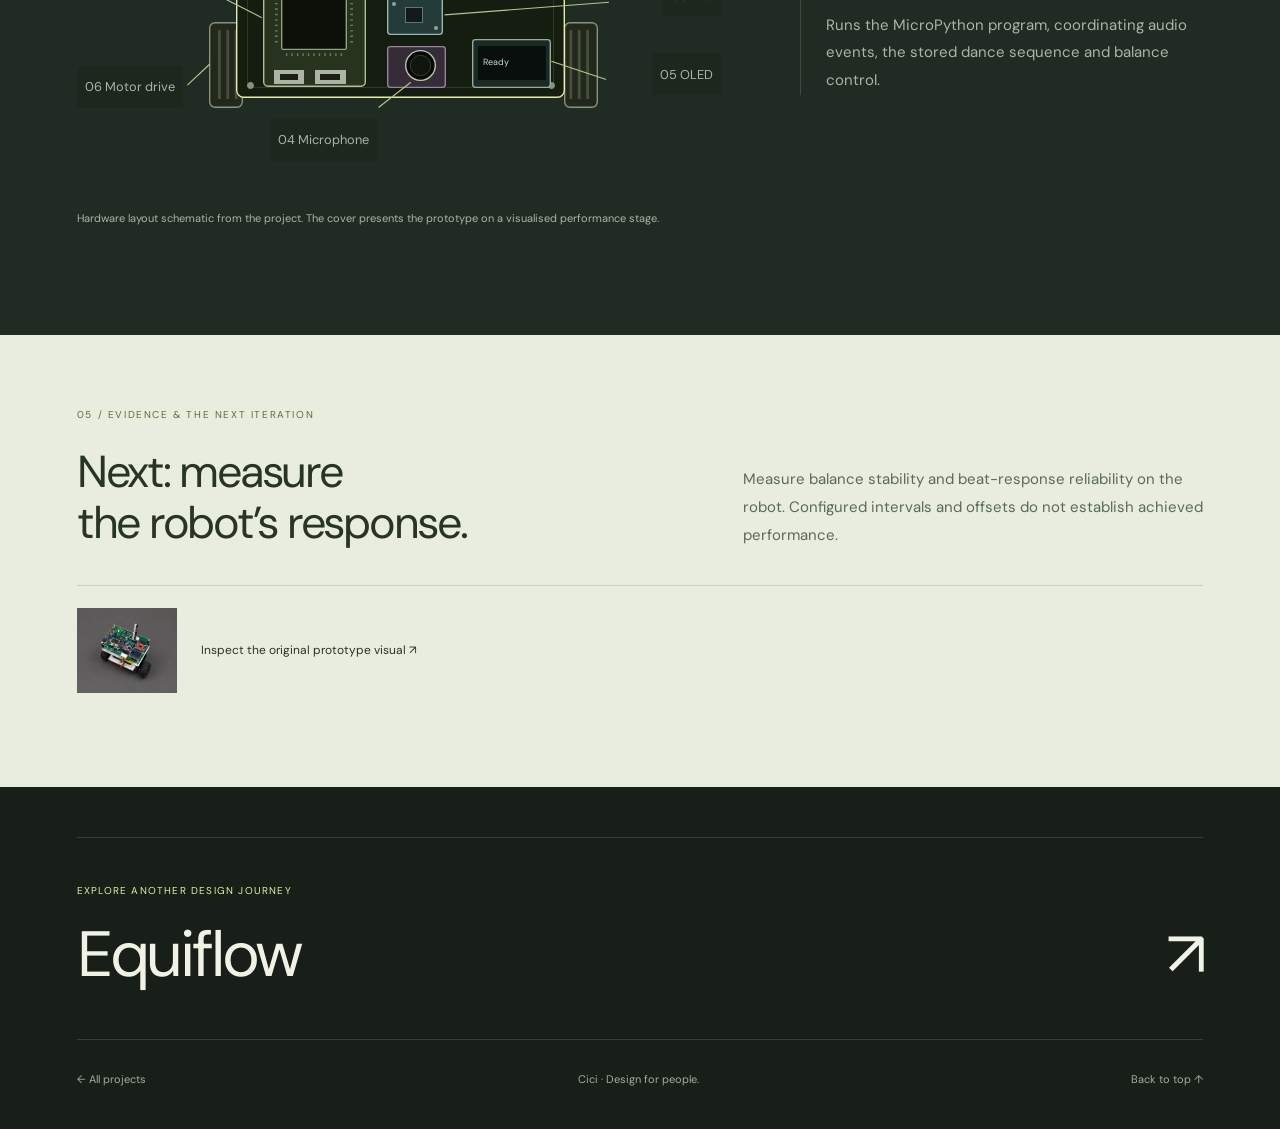
<file: segway.html>
<!doctype html>
<html lang="en" class="case-document">
<head>
<script>try{var l=new URLSearchParams(location.search).get('lang')||localStorage.getItem('cici-language');document.documentElement.lang=l==='zh'?'zh-CN':'en'}catch(e){document.documentElement.lang=new URLSearchParams(location.search).get('lang')==='zh'?'zh-CN':'en'}</script>
<script src="locales/zh-CN.js?v=20261005" defer></script>
<script src="i18n-dynamic.js?v=20261005" defer></script>
<script src="i18n.js?v=20261005" defer></script>

<meta charset="UTF-8"><meta name="viewport" content="width=device-width, initial-scale=1"><meta name="theme-color" content="#181e18">
<meta name="description" content="Dancing Segway — an audio-responsive, self-balancing robot by Cici. Explore beat detection, continuous balance feedback and programmable movement through interactive control demos.">
<title>Dancing Segway — Physical Computing · Cici</title>
<link rel="preload" href="assets/dm-sans-400.ttf" as="font" type="font/ttf" crossorigin>
<link rel="stylesheet" href="styles.css?v=20260920-1"><link rel="stylesheet" href="dooti.css?v=1"><link rel="stylesheet" href="aura.css?v=1"><link rel="stylesheet" href="segway.css?v=2">
<script src="case-study.js?v=20261005-i18n" defer></script><script src="segway.js?v=1" defer></script>
<link rel="stylesheet" href="project-story.css?v=20260930-review">
<link rel="stylesheet" href="i18n.css?v=20261005">
</head>
<body class="case-study segway-study">
<a class="skip-link" href="#overview">Skip to project</a>
<header class="case-topbar"><a class="case-back" href="index.html#work">← All projects</a><a class="case-wordmark" href="#overview">Dancing Segway<span>.</span></a><a href="index.html#home">Cici ↗</a><div class="reading-progress" aria-hidden="true"></div></header>
<main>
<section class="case-hero case-container" id="overview" aria-labelledby="case-title">
<div class="hero-kicker"><span>05 / PHYSICAL COMPUTING</span><span>SOUND → CONTROL → MOVEMENT</span></div>
<div class="hero-heading"><h1 id="case-title">Dancing<br>Segway<span>.</span></h1><p>One beat. One step.<br><span>Always finding balance.</span></p></div><div class="story-shortcuts" aria-label="Project highlights"><a href="#dance" class="story-primary">Make it dance<span aria-hidden="true">↓</span></a><a href="#reflection">See what needs testing<span aria-hidden="true">↗</span></a></div>
<figure class="hero-photograph segway-hero"><img src="assets/segway/cover-natural.png" alt="Edited concept presentation of the Dancing Segway robot with its controller, sensors and vertical light strip on a neutral grey surface" width="1254" height="1254" fetchpriority="high"><figcaption><span>Audio-responsive self-balancing robot / Concept presentation</span><a href="#dance">Explore the project ↓</a></figcaption></figure>
<div class="project-overview" data-reveal><p class="overview-lead">A two-wheel robot turns live beats into programmed moves while continuously correcting its balance.</p><dl><div><dt>Discipline</dt><dd>Physical computing<br>Signal processing</dd></div><div><dt>Platform</dt><dd>MicroPython<br>Two-wheel robot</dd></div><div><dt>Scope</dt><dd>Beat detection · IMU fusion<br>Balance control · Choreography</dd></div></dl></div>
</section>
<nav class="case-nav" aria-label="Case study chapters" style="--story-chapters:5"><div><a href="#dance">01 <span>Try it</span></a><a href="#challenge">02 <span>Brief</span></a><a href="#logic">03 <span>Control</span></a><a href="#hardware">04 <span>Hardware</span></a><a href="#reflection">05 <span>Next tests</span></a></div></nav>

<section id="dance" class="case-section story-feature dance-section" aria-labelledby="dance-title"><div class="case-container"><p class="section-kicker">01 / EXPERIENCE THE SYSTEM LOGIC</p><div class="section-heading" data-reveal><h2 id="dance-title">Set the moves.<br>Give it a beat.</h2><p>Edit the sequence, then tap a beat or press Play. Each beat advances one move; the eight-step sequence repeats while balance control continues.</p></div>
<div class="dance-lab"><div class="dance-stage"><div class="stage-heading"><span class="small-label">INTERACTIVE CONTROL DEMO</span><span id="demo-mode">Ready</span></div><div id="dancing-board"><div class="board-art" aria-hidden="true"><span class="board-layer" style="inset:60% 74.24% 6.11% 20.52%"><img src="assets/segway/2e86917cbf7475bd20c3ed019fdf8d0b72c62699.svg" alt="" loading="lazy"></span><span class="board-layer" style="inset:60% 19.21% 6.11% 75.55%"><img src="assets/segway/2e86917cbf7475bd20c3ed019fdf8d0b72c62699.svg" alt="" loading="lazy"></span><span class="board-layer" style="inset:63.33% 20.52% 9.44% 21.83%"><img src="assets/segway/796535165b440611eb80f4004a8c8222eaa3f2a3.svg" alt="" loading="lazy"></span><span class="board-layer" style="inset:27.78% 24.24% 10% 24.67%"><img src="assets/segway/689ea8de7af7c4d0c3c8e32a67486eea0c643c86.svg" alt="" loading="lazy"></span><span class="board-layer" style="inset:31.67% 25.98% 13.89% 26.42%"><img src="assets/segway/95b19482829c11a3276723b33219933eabb0beb8.svg" alt="" loading="lazy"></span><span class="board-layer" style="inset:31.94% 72.6% 65.28% 26.31%"><img src="assets/segway/ec3ab76e91d670ff56cc272c322541f07aadc7ce.svg" alt="" loading="lazy"></span><span class="board-layer" style="inset:31.94% 25.87% 65.28% 73.03%"><img src="assets/segway/ec3ab76e91d670ff56cc272c322541f07aadc7ce.svg" alt="" loading="lazy"></span><span class="board-layer" style="inset:83.61% 72.6% 13.61% 26.31%"><img src="assets/segway/ec3ab76e91d670ff56cc272c322541f07aadc7ce.svg" alt="" loading="lazy"></span><span class="board-layer" style="inset:83.61% 25.87% 13.61% 73.03%"><img src="assets/segway/ec3ab76e91d670ff56cc272c322541f07aadc7ce.svg" alt="" loading="lazy"></span><span class="board-layer" style="inset:31.67% 55.24% 61.67% 28.82%"><img src="assets/segway/0e61d2d77f6c8a91aab3fa4759be325858eff774.svg" alt="" loading="lazy"></span><span class="board-layer" style="inset:33.61% 68.89% 63.61% 30.02%"><img src="assets/segway/cd6dc60a0d8e20be558957113eab23607084a906.svg" alt="" loading="lazy"></span><span class="board-layer" style="inset:32.78% 57.42% 62.78% 37.77%"><img src="assets/segway/a22a491abc5fa0689e6a7783864f984cdddd2a47.svg" alt="" loading="lazy"></span><span class="board-layer" style="inset:41.11% 55.24% 14.44% 28.82%"><img src="assets/segway/451b18d752095fc380ff7c46d2aa06df807376b9.svg" alt="" loading="lazy"></span><span class="board-layer" style="inset:50.56% 58.08% 28.89% 31.66%"><img src="assets/segway/857155b28cdc582756b0f46c3d2b4af34068341c.svg" alt="" loading="lazy"></span><span class="board-layer" style="inset:48.33% 57.21% 26.67% 30.79%"><img src="assets/segway/3eb854d2c619ca80830d2bb77e154f33e998e320.svg" alt="" loading="lazy"></span><span class="board-layer" style="inset:78.89% 64.85% 15.56% 30.57%"><img src="assets/segway/0308e751d5488e47cda46ee8561f343d8ee14689.svg" alt="" loading="lazy"></span><span class="board-layer" style="inset:78.89% 58.3% 15.56% 36.9%"><img src="assets/segway/3f9fbdabe321324edaaeffb2f0e16c7a3eda0a9d.svg" alt="" loading="lazy"></span><span class="board-layer" style="inset:80.56% 65.72% 17.22% 31.44%"><img src="assets/segway/90fe2413ef9ea61bd82937ba1f71c1f8a6a9f772.svg" alt="" loading="lazy"></span><span class="board-layer" style="inset:80.56% 59.17% 17.22% 37.77%"><img src="assets/segway/bffebe8420bbdec4b4272993c219d1c0c3cb39d4.svg" alt="" loading="lazy"></span><span class="board-layer" style="bottom:35%;left:48.03%;right:43.23%;top:50%"><img src="assets/segway/f6b8a13391f1db1421a52efcccc5455199397770.svg" alt="" loading="lazy"></span><span class="board-layer" style="inset:53.89% 46.29% 39.44% 50.87%"><img src="assets/segway/f07c7e2a9e1e168083ce96d9294fff01f139b703.svg" alt="" loading="lazy"></span><span class="board-layer" style="inset:51.94% 50.55% 46.39% 48.8%"><img src="assets/segway/7f1707a5cdfe5585f3fd55f0dfc103cec7e9ac1b.svg" alt="" loading="lazy"></span><span class="board-layer" style="inset:61.39% 44% 36.94% 55.35%"><img src="assets/segway/7f1707a5cdfe5585f3fd55f0dfc103cec7e9ac1b.svg" alt="" loading="lazy"></span><span class="board-layer" style="inset:69.44% 42.79% 13.89% 48.03%"><img src="assets/segway/8d0a605179f79b4dfcfb158b863386f0826b5091.svg" alt="" loading="lazy"></span><span class="board-layer" style="inset:71.11% 44.32% 16.67% 50.87%"><img src="assets/segway/cac024c31b16de8219a9fd52006252da6bf896cb.svg" alt="" loading="lazy"></span><span class="board-layer" style="inset:73.06% 45.09% 18.61% 51.64%"><img src="assets/segway/88f11dbd7420199de08fabf04681e972ea7f0f98.svg" alt="" loading="lazy"></span><span class="board-layer" style="inset:66.67% 26.42% 13.89% 61.35%"><img src="assets/segway/474d212d14e923f69085b77d533f0d0a31dab93f.svg" alt="" loading="lazy"></span><span class="board-layer" style="inset:69.44% 27.29% 17.22% 62.23%"><img src="assets/segway/11035f3c7bcab6397df8ab2e002b2d1330fed421.svg" alt="" loading="lazy"></span><span class="board-layer" style="inset:38.33% 29.26% 51.67% 62.01%"><img src="assets/segway/d0f2d355637b9b392017d1a21752f9e633e81e75.svg" alt="" loading="lazy"></span><span class="board-layer" style="inset:41.11% 32.31% 53.89% 65.28%"><img src="assets/segway/2b2fe705270bac808e2df92651eaf84dbac0ba17.svg" alt="" loading="lazy"></span><span class="board-layer" style="inset:1.11% 45.2% 54.44% 51.31%"><img src="assets/segway/b878d5d1460562d569ea8149c7e39373c716d8d9.svg" alt="" loading="lazy"></span><span class="board-layer board-led" style="inset:3.33% 46.07% 93.33% 52.18%"><img src="assets/segway/4aee4d888e5ed3a8ee651af44d2f989629017ff8.svg" alt="" loading="lazy"></span><span class="board-layer board-led" style="inset:8.33% 46.07% 88.33% 52.18%"><img src="assets/segway/4b79ab9969b8a0d910a69739fd1e108fd32257f3.svg" alt="" loading="lazy"></span><span class="board-layer board-led" style="inset:13.33% 46.07% 83.33% 52.18%"><img src="assets/segway/4b79ab9969b8a0d910a69739fd1e108fd32257f3.svg" alt="" loading="lazy"></span><span class="board-layer board-led" style="inset:18.33% 46.07% 78.33% 52.18%"><img src="assets/segway/4dc5f2bd0b5066b705ae463d750257f1253d410b.svg" alt="" loading="lazy"></span><span class="board-layer board-led" style="inset:23.33% 46.07% 73.33% 52.18%"><img src="assets/segway/4dc5f2bd0b5066b705ae463d750257f1253d410b.svg" alt="" loading="lazy"></span><span class="board-layer board-led" style="inset:28.33% 46.07% 68.33% 52.18%"><img src="assets/segway/4dc5f2bd0b5066b705ae463d750257f1253d410b.svg" alt="" loading="lazy"></span><span class="board-layer board-led" style="inset:33.33% 46.07% 63.33% 52.18%"><img src="assets/segway/4dc5f2bd0b5066b705ae463d750257f1253d410b.svg" alt="" loading="lazy"></span><span class="board-layer board-led" style="inset:38.33% 46.07% 58.33% 52.18%"><img src="assets/segway/4dc5f2bd0b5066b705ae463d750257f1253d410b.svg" alt="" loading="lazy"></span><span class="board-oled">Ready</span></div></div><div class="move-readout"><span id="step-label">READY / 8 STEPS</span><strong id="move-name">Your rhythm.<br>Its next move.</strong></div><div class="balance-indicator"><span aria-hidden="true"></span><p id="balance-state">Balance loop active</p></div><p class="demo-note">Illustrative motion, not a physics simulation or live robot control. Playback uses simulated beats at 96 BPM.</p></div><div class="dance-controls"><div class="sequence-heading"><span class="small-label">PROGRAMMABLE SEQUENCE</span><span>dance.txt</span></div><div class="dance-sequence"><label class="move-cell"><span>01</span><select aria-label="Move 1" aria-describedby="sequence-legend"><option value="F" selected aria-label="Forward">F</option><option value="B" aria-label="Backward">B</option><option value="L" aria-label="Left">L</option><option value="R" aria-label="Right">R</option></select></label><label class="move-cell"><span>02</span><select aria-label="Move 2" aria-describedby="sequence-legend"><option value="F" aria-label="Forward">F</option><option value="B" selected aria-label="Backward">B</option><option value="L" aria-label="Left">L</option><option value="R" aria-label="Right">R</option></select></label><label class="move-cell"><span>03</span><select aria-label="Move 3" aria-describedby="sequence-legend"><option value="F" selected aria-label="Forward">F</option><option value="B" aria-label="Backward">B</option><option value="L" aria-label="Left">L</option><option value="R" aria-label="Right">R</option></select></label><label class="move-cell"><span>04</span><select aria-label="Move 4" aria-describedby="sequence-legend"><option value="F" aria-label="Forward">F</option><option value="B" selected aria-label="Backward">B</option><option value="L" aria-label="Left">L</option><option value="R" aria-label="Right">R</option></select></label><label class="move-cell"><span>05</span><select aria-label="Move 5" aria-describedby="sequence-legend"><option value="F" aria-label="Forward">F</option><option value="B" aria-label="Backward">B</option><option value="L" selected aria-label="Left">L</option><option value="R" aria-label="Right">R</option></select></label><label class="move-cell"><span>06</span><select aria-label="Move 6" aria-describedby="sequence-legend"><option value="F" aria-label="Forward">F</option><option value="B" aria-label="Backward">B</option><option value="L" aria-label="Left">L</option><option value="R" selected aria-label="Right">R</option></select></label><label class="move-cell"><span>07</span><select aria-label="Move 7" aria-describedby="sequence-legend"><option value="F" aria-label="Forward">F</option><option value="B" aria-label="Backward">B</option><option value="L" selected aria-label="Left">L</option><option value="R" aria-label="Right">R</option></select></label><label class="move-cell"><span>08</span><select aria-label="Move 8" aria-describedby="sequence-legend"><option value="F" aria-label="Forward">F</option><option value="B" aria-label="Backward">B</option><option value="L" aria-label="Left">L</option><option value="R" selected aria-label="Right">R</option></select></label></div><p id="sequence-legend" class="sequence-legend">F / B · forward / backward &nbsp; L / R · turn</p><div class="dance-actions"><button class="lab-button primary" id="tap-beat" type="button">Tap a beat <span aria-hidden="true">↗</span></button><button class="lab-button" id="play-dance" type="button" aria-pressed="false">Play demo</button><button class="lab-button reset-button" id="reset-dance" type="button">Reset</button></div><p class="sr-only" id="dance-announcement" aria-live="polite"></p><dl class="command-readout"><div><dt>Pitch offset</dt><dd id="pitch-command">0°</dd></div><div><dt>Turning</dt><dd id="turn-command">No bias</dd></div><div><dt>Motor A</dt><dd id="motor-a">balance</dd></div><div><dt>Motor B</dt><dd id="motor-b">balance</dd></div></dl><div class="cutoff-control"><label class="control-label" for="tilt-input">Explore corrected tilt <output id="tilt-value" for="tilt-input">0°</output></label><input id="tilt-input" type="range" min="-70" max="70" value="0" step="1"><p id="cutoff-status" aria-live="polite">Within ±60° · balance commands remain enabled.</p><p class="demo-note">Beyond ±60°, the source logic stops both motors and resets the PID integral. Return within the limit to try the sequence again.</p></div></div></div>
</div></section>

<section id="challenge" class="case-section light-section" aria-labelledby="challenge-title"><div class="case-container">
<p class="section-kicker">02 / FRAME THE SYSTEM</p><div class="section-heading" data-reveal><h2 id="challenge-title">The brief:<br>dance while balancing.</h2><p>Connect beat detection, choreography and tilt correction. Dance commands must work through the continuous balance controller.</p></div>

<div class="segway-principles" data-reveal><div><span class="small-label">LISTEN</span><h3>Find the moment.</h3><p>Detect peaks in audio energy and use them to trigger a new move.</p></div><div><span class="small-label">BALANCE</span><h3>Keep correcting.</h3><p>Estimate pitch from IMU data and continuously adjust motor output.</p></div><div><span class="small-label">MOVE</span><h3>Change the target.</h3><p>Add pitch or turning offsets while the balance loop stays active.</p></div></div>
</div></section>

<section id="logic" class="case-section case-container" aria-labelledby="logic-title">
<p class="section-kicker">03 / DEVELOP THE CONTROL LOGIC</p><div class="section-heading" data-reveal><h2 id="logic-title">Beat detection,<br>balance and motor control.</h2><p>Explore when a beat triggers, how pitch is estimated and how dance commands reach the motors.</p></div>
<div class="configured-metrics" data-reveal><div><strong>8 <small>kHz</small></strong><span>Audio sampling</span></div><div><strong>20 <small>ms</small></strong><span>Energy window</span></div><div><strong>5 <small>ms</small></strong><span>Target control interval</span></div><div><strong>±1.5<small>°</small></strong><span>Dance pitch offset</span></div></div><p class="source-note">Configured values; achieved timing and stability are unmeasured.</p>
<div data-tabs><div class="prototype-tabs" role="tablist" aria-label="Control logic layers"><button type="button" role="tab" id="listen-tab" aria-controls="listen-panel" aria-selected="true" tabindex="0">01 <span>Detect a beat</span></button><button type="button" role="tab" id="balance-tab" aria-controls="balance-panel" aria-selected="false" tabindex="-1">02 <span>Maintain balance</span></button><button type="button" role="tab" id="motion-tab" aria-controls="motion-panel" aria-selected="false" tabindex="-1">03 <span>Coordinate motion</span></button></div>
<div class="prototype-panel" id="listen-panel" role="tabpanel" aria-labelledby="listen-tab" tabindex="0"><div class="logic-lab"><span class="small-label">TRY THE DETECTION RULE</span><h3>Does this pulse count?</h3><div class="energy-meter" aria-hidden="true"><div id="energy-fill"></div><span class="energy-threshold">2.5×</span></div><label class="control-label" for="energy-ratio">Energy / rolling average <output id="energy-value" for="energy-ratio">3.2×</output></label><input id="energy-ratio" type="range" min="0.5" max="4" value="3.2" step="0.1"><label class="control-label" for="beat-gap">Time since previous beat <output id="gap-value" for="beat-gap">300 ms</output></label><input id="beat-gap" type="range" min="50" max="500" value="300" step="10"><button class="lab-button primary" id="test-pulse" type="button">Test this pulse <span aria-hidden="true">↗</span></button><p class="lab-status" id="pulse-result" aria-live="polite">Adjust the inputs, then test the pulse.</p><p class="demo-note">Illustrative inputs for the detection rule. No microphone is used.</p></div><div class="prototype-copy"><span class="small-label">AUDIO → EVENT</span><h3>Detect energy peaks.<br>Leave space between beats.</h3><p>A beat requires energy above 2.5× the rolling average over 20 ms, and more than 150 ms since the last beat.</p><dl><div><dt>Why use a relative threshold?</dt><dd>Compare each peak with recent audio energy.</dd></div><div><dt>Why separate detections?</dt><dd>Prevent one pulse from advancing several moves.</dd></div></dl></div></div>
<div class="prototype-panel" id="balance-panel" role="tabpanel" aria-labelledby="balance-tab" tabindex="0" hidden><div class="logic-lab"><span class="small-label">FOLLOW THE FEEDBACK</span><div class="feedback-loop"><button type="button" data-loop="0" aria-pressed="true" aria-controls="loop-detail">01 · IMU<span>Accelerometer + gyro</span></button><span aria-hidden="true">↓</span><button type="button" data-loop="1" aria-pressed="false" aria-controls="loop-detail">02 · Pitch estimate<span>Complementary filter</span></button><span aria-hidden="true">↓</span><button type="button" data-loop="2" aria-pressed="false" aria-controls="loop-detail">03 · PID control<span>Error + angular rate</span></button><span aria-hidden="true">↓</span><button type="button" data-loop="3" aria-pressed="false" aria-controls="loop-detail">04 · Motor output<span>Correct tilt → read IMU again</span></button></div><p id="loop-detail" class="lab-status" aria-live="polite">The IMU supplies accelerometer tilt and gyro rate.</p></div><div class="prototype-copy"><span class="small-label">CONTINUOUS FEEDBACK</span><h3>A loop that runs<br>through every move.</h3><p>A complementary filter fuses accelerometer tilt and gyro rate. PID compares estimated pitch with its target and corrects both motors.</p><dl><div><dt>Constrain the command</dt><dd>Integral and output limits keep the controller’s command bounded.</dd></div><div><dt>Keep updating</dt><dd>Target interval: 5 ms, continuing between beats.</dd></div></dl></div></div>
<div class="prototype-panel" id="motion-panel" role="tabpanel" aria-labelledby="motion-tab" tabindex="0" hidden><div class="logic-lab mixing-card"><span class="small-label">SIMPLIFIED CONTROL LOGIC</span><div><span>FORWARD / BACKWARD</span><strong>Pitch offset <em>±1.5°</em></strong></div><div><span>LEFT / RIGHT</span><strong>Turn bias <em>±18</em></strong></div><pre>target  = base + dance_pitch
motor_A = balance + turn
motor_B = balance − turn</pre><a class="demo-jump" href="#dance">Explore a sequence ↓</a></div><div class="prototype-copy"><span class="small-label">MOVEMENT THROUGH OFFSETS</span><h3>Dance through<br>the controller.</h3><p>Forward/backward moves offset target pitch; turns add opposite motor biases. Both commands retain balance correction.</p><dl><div><dt>Pitch is a target</dt><dd>The ±1.5° offset is a control input, not a measured robot angle.</dd></div><div><dt>Turning is differential</dt><dd>One motor receives an added bias while the other receives the opposite bias.</dd></div></dl></div></div>
</div></section>

<section id="hardware" class="case-section prototype-section" aria-labelledby="hardware-title"><div class="case-container"><p class="section-kicker">04 / INTEGRATE THE PHYSICAL SYSTEM</p><div class="section-heading" data-reveal><h2 id="hardware-title">Hardware<br>&amp; signal flow.</h2><p>Select a component to trace sensing, control, actuation and visible feedback.</p></div><div class="hardware-layout"><div class="hardware-map"><div class="board-art" aria-hidden="true"><span class="board-layer" style="inset:60% 74.24% 6.11% 20.52%"><img src="assets/segway/2e86917cbf7475bd20c3ed019fdf8d0b72c62699.svg" alt="" loading="lazy"></span><span class="board-layer" style="inset:60% 19.21% 6.11% 75.55%"><img src="assets/segway/2e86917cbf7475bd20c3ed019fdf8d0b72c62699.svg" alt="" loading="lazy"></span><span class="board-layer" style="inset:63.33% 20.52% 9.44% 21.83%"><img src="assets/segway/796535165b440611eb80f4004a8c8222eaa3f2a3.svg" alt="" loading="lazy"></span><span class="board-layer" style="inset:27.78% 24.24% 10% 24.67%"><img src="assets/segway/689ea8de7af7c4d0c3c8e32a67486eea0c643c86.svg" alt="" loading="lazy"></span><span class="board-layer" style="inset:31.67% 25.98% 13.89% 26.42%"><img src="assets/segway/95b19482829c11a3276723b33219933eabb0beb8.svg" alt="" loading="lazy"></span><span class="board-layer" style="inset:31.94% 72.6% 65.28% 26.31%"><img src="assets/segway/ec3ab76e91d670ff56cc272c322541f07aadc7ce.svg" alt="" loading="lazy"></span><span class="board-layer" style="inset:31.94% 25.87% 65.28% 73.03%"><img src="assets/segway/ec3ab76e91d670ff56cc272c322541f07aadc7ce.svg" alt="" loading="lazy"></span><span class="board-layer" style="inset:83.61% 72.6% 13.61% 26.31%"><img src="assets/segway/ec3ab76e91d670ff56cc272c322541f07aadc7ce.svg" alt="" loading="lazy"></span><span class="board-layer" style="inset:83.61% 25.87% 13.61% 73.03%"><img src="assets/segway/ec3ab76e91d670ff56cc272c322541f07aadc7ce.svg" alt="" loading="lazy"></span><span class="board-layer" style="inset:31.67% 55.24% 61.67% 28.82%"><img src="assets/segway/0e61d2d77f6c8a91aab3fa4759be325858eff774.svg" alt="" loading="lazy"></span><span class="board-layer" style="inset:33.61% 68.89% 63.61% 30.02%"><img src="assets/segway/cd6dc60a0d8e20be558957113eab23607084a906.svg" alt="" loading="lazy"></span><span class="board-layer" style="inset:32.78% 57.42% 62.78% 37.77%"><img src="assets/segway/a22a491abc5fa0689e6a7783864f984cdddd2a47.svg" alt="" loading="lazy"></span><span class="board-layer" style="inset:41.11% 55.24% 14.44% 28.82%"><img src="assets/segway/451b18d752095fc380ff7c46d2aa06df807376b9.svg" alt="" loading="lazy"></span><span class="board-layer" style="inset:50.56% 58.08% 28.89% 31.66%"><img src="assets/segway/857155b28cdc582756b0f46c3d2b4af34068341c.svg" alt="" loading="lazy"></span><span class="board-layer" style="inset:48.33% 57.21% 26.67% 30.79%"><img src="assets/segway/3eb854d2c619ca80830d2bb77e154f33e998e320.svg" alt="" loading="lazy"></span><span class="board-layer" style="inset:78.89% 64.85% 15.56% 30.57%"><img src="assets/segway/0308e751d5488e47cda46ee8561f343d8ee14689.svg" alt="" loading="lazy"></span><span class="board-layer" style="inset:78.89% 58.3% 15.56% 36.9%"><img src="assets/segway/3f9fbdabe321324edaaeffb2f0e16c7a3eda0a9d.svg" alt="" loading="lazy"></span><span class="board-layer" style="inset:80.56% 65.72% 17.22% 31.44%"><img src="assets/segway/90fe2413ef9ea61bd82937ba1f71c1f8a6a9f772.svg" alt="" loading="lazy"></span><span class="board-layer" style="inset:80.56% 59.17% 17.22% 37.77%"><img src="assets/segway/bffebe8420bbdec4b4272993c219d1c0c3cb39d4.svg" alt="" loading="lazy"></span><span class="board-layer" style="bottom:35%;left:48.03%;right:43.23%;top:50%"><img src="assets/segway/f6b8a13391f1db1421a52efcccc5455199397770.svg" alt="" loading="lazy"></span><span class="board-layer" style="inset:53.89% 46.29% 39.44% 50.87%"><img src="assets/segway/f07c7e2a9e1e168083ce96d9294fff01f139b703.svg" alt="" loading="lazy"></span><span class="board-layer" style="inset:51.94% 50.55% 46.39% 48.8%"><img src="assets/segway/7f1707a5cdfe5585f3fd55f0dfc103cec7e9ac1b.svg" alt="" loading="lazy"></span><span class="board-layer" style="inset:61.39% 44% 36.94% 55.35%"><img src="assets/segway/7f1707a5cdfe5585f3fd55f0dfc103cec7e9ac1b.svg" alt="" loading="lazy"></span><span class="board-layer" style="inset:69.44% 42.79% 13.89% 48.03%"><img src="assets/segway/8d0a605179f79b4dfcfb158b863386f0826b5091.svg" alt="" loading="lazy"></span><span class="board-layer" style="inset:71.11% 44.32% 16.67% 50.87%"><img src="assets/segway/cac024c31b16de8219a9fd52006252da6bf896cb.svg" alt="" loading="lazy"></span><span class="board-layer" style="inset:73.06% 45.09% 18.61% 51.64%"><img src="assets/segway/88f11dbd7420199de08fabf04681e972ea7f0f98.svg" alt="" loading="lazy"></span><span class="board-layer" style="inset:66.67% 26.42% 13.89% 61.35%"><img src="assets/segway/474d212d14e923f69085b77d533f0d0a31dab93f.svg" alt="" loading="lazy"></span><span class="board-layer" style="inset:69.44% 27.29% 17.22% 62.23%"><img src="assets/segway/11035f3c7bcab6397df8ab2e002b2d1330fed421.svg" alt="" loading="lazy"></span><span class="board-layer" style="inset:38.33% 29.26% 51.67% 62.01%"><img src="assets/segway/d0f2d355637b9b392017d1a21752f9e633e81e75.svg" alt="" loading="lazy"></span><span class="board-layer" style="inset:41.11% 32.31% 53.89% 65.28%"><img src="assets/segway/2b2fe705270bac808e2df92651eaf84dbac0ba17.svg" alt="" loading="lazy"></span><span class="board-layer" style="inset:1.11% 45.2% 54.44% 51.31%"><img src="assets/segway/b878d5d1460562d569ea8149c7e39373c716d8d9.svg" alt="" loading="lazy"></span><span class="board-layer board-led" style="inset:3.33% 46.07% 93.33% 52.18%"><img src="assets/segway/4aee4d888e5ed3a8ee651af44d2f989629017ff8.svg" alt="" loading="lazy"></span><span class="board-layer board-led" style="inset:8.33% 46.07% 88.33% 52.18%"><img src="assets/segway/4b79ab9969b8a0d910a69739fd1e108fd32257f3.svg" alt="" loading="lazy"></span><span class="board-layer board-led" style="inset:13.33% 46.07% 83.33% 52.18%"><img src="assets/segway/4b79ab9969b8a0d910a69739fd1e108fd32257f3.svg" alt="" loading="lazy"></span><span class="board-layer board-led" style="inset:18.33% 46.07% 78.33% 52.18%"><img src="assets/segway/4dc5f2bd0b5066b705ae463d750257f1253d410b.svg" alt="" loading="lazy"></span><span class="board-layer board-led" style="inset:23.33% 46.07% 73.33% 52.18%"><img src="assets/segway/4dc5f2bd0b5066b705ae463d750257f1253d410b.svg" alt="" loading="lazy"></span><span class="board-layer board-led" style="inset:28.33% 46.07% 68.33% 52.18%"><img src="assets/segway/4dc5f2bd0b5066b705ae463d750257f1253d410b.svg" alt="" loading="lazy"></span><span class="board-layer board-led" style="inset:33.33% 46.07% 63.33% 52.18%"><img src="assets/segway/4dc5f2bd0b5066b705ae463d750257f1253d410b.svg" alt="" loading="lazy"></span><span class="board-layer board-led" style="inset:38.33% 46.07% 58.33% 52.18%"><img src="assets/segway/4dc5f2bd0b5066b705ae463d750257f1253d410b.svg" alt="" loading="lazy"></span><span class="board-layer" style="inset:10% 17.47% 6.11% 17.03%"><img src="assets/segway/f45f26434f0e8fd24f27f7bc2f0f0adc5109fe2a.svg" alt="" loading="lazy"></span><span class="board-oled">Ready</span></div><button type="button" class="hardware-label label-controller" data-component="0" aria-pressed="true" aria-controls="hardware-detail">01 Controller</button><button type="button" class="hardware-label label-neopixel" data-component="1" aria-pressed="false" aria-controls="hardware-detail">02 NeoPixel</button><button type="button" class="hardware-label label-imu" data-component="2" aria-pressed="false" aria-controls="hardware-detail">03 IMU</button><button type="button" class="hardware-label label-microphone" data-component="3" aria-pressed="false" aria-controls="hardware-detail">04 Microphone</button><button type="button" class="hardware-label label-oled" data-component="4" aria-pressed="false" aria-controls="hardware-detail">05 OLED</button><button type="button" class="hardware-label label-motors" data-component="5" aria-pressed="false" aria-controls="hardware-detail">06 Motor drive</button></div><div class="hardware-detail" id="hardware-detail" aria-live="polite"><span class="small-label" id="hardware-number">01 / CONTROL</span><h3 id="hardware-name">Controller</h3><p id="hardware-description">Runs the MicroPython program, coordinating audio events, the stored dance sequence and balance control.</p></div></div><p class="source-note">Hardware layout schematic from the project. The cover presents the prototype on a visualised performance stage.</p></div></section>

<section id="reflection" class="case-section light-section" aria-labelledby="reflection-title"><div class="case-container"><p class="section-kicker">05 / EVIDENCE &amp; THE NEXT ITERATION</p><div class="section-heading" data-reveal><h2 id="reflection-title">Next: measure<br>the robot’s response.</h2><p>Measure balance stability and beat-response reliability on the robot. Configured intervals and offsets do not establish achieved performance.</p></div><button type="button" class="source-preview" data-enlarge aria-label="Inspect the original Dancing Segway cover visual"><img src="assets/segway/cover-natural.png" alt="Original Dancing Segway cover visual showing the two-wheel robot and its electronics on an illuminated presentation stage" width="1254" height="1254" loading="lazy"><span>Inspect the original prototype visual ↗</span></button></div></section>
</main>
<footer class="case-footer case-container"><a href="equiflow.html"><span class="small-label">EXPLORE ANOTHER DESIGN JOURNEY</span><span>Equiflow <span aria-hidden="true">↗</span></span></a><div><a href="index.html#work">← All projects</a><span>Cici · Design for people.</span><a href="#overview">Back to top ↑</a></div></footer>
<dialog class="image-viewer" aria-labelledby="image-viewer-title"><div class="viewer-toolbar"><h2 id="image-viewer-title">Prototype presentation</h2><button type="button" class="viewer-close" aria-label="Close enlarged image">Close ×</button></div><div class="viewer-scroll"><img id="viewer-image" alt=""></div><p id="viewer-caption"></p></dialog>
</body></html>
</file>
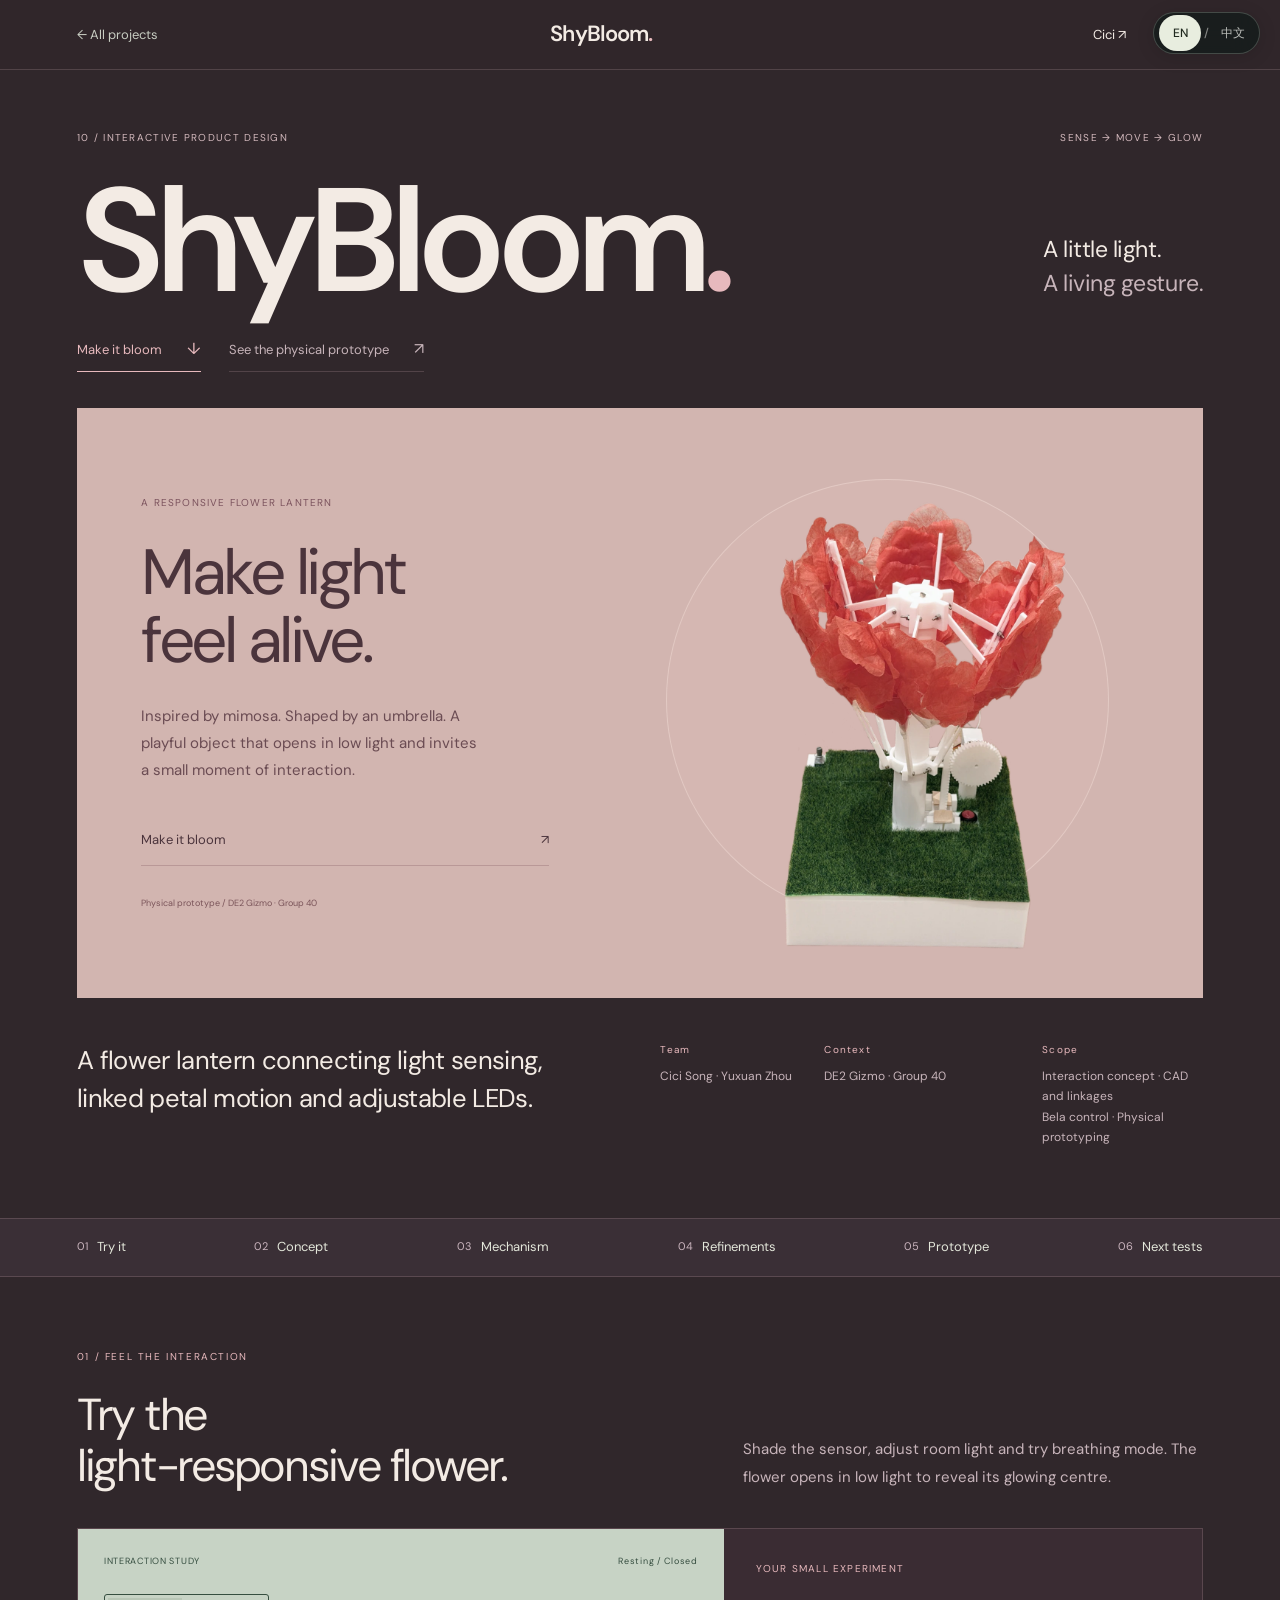
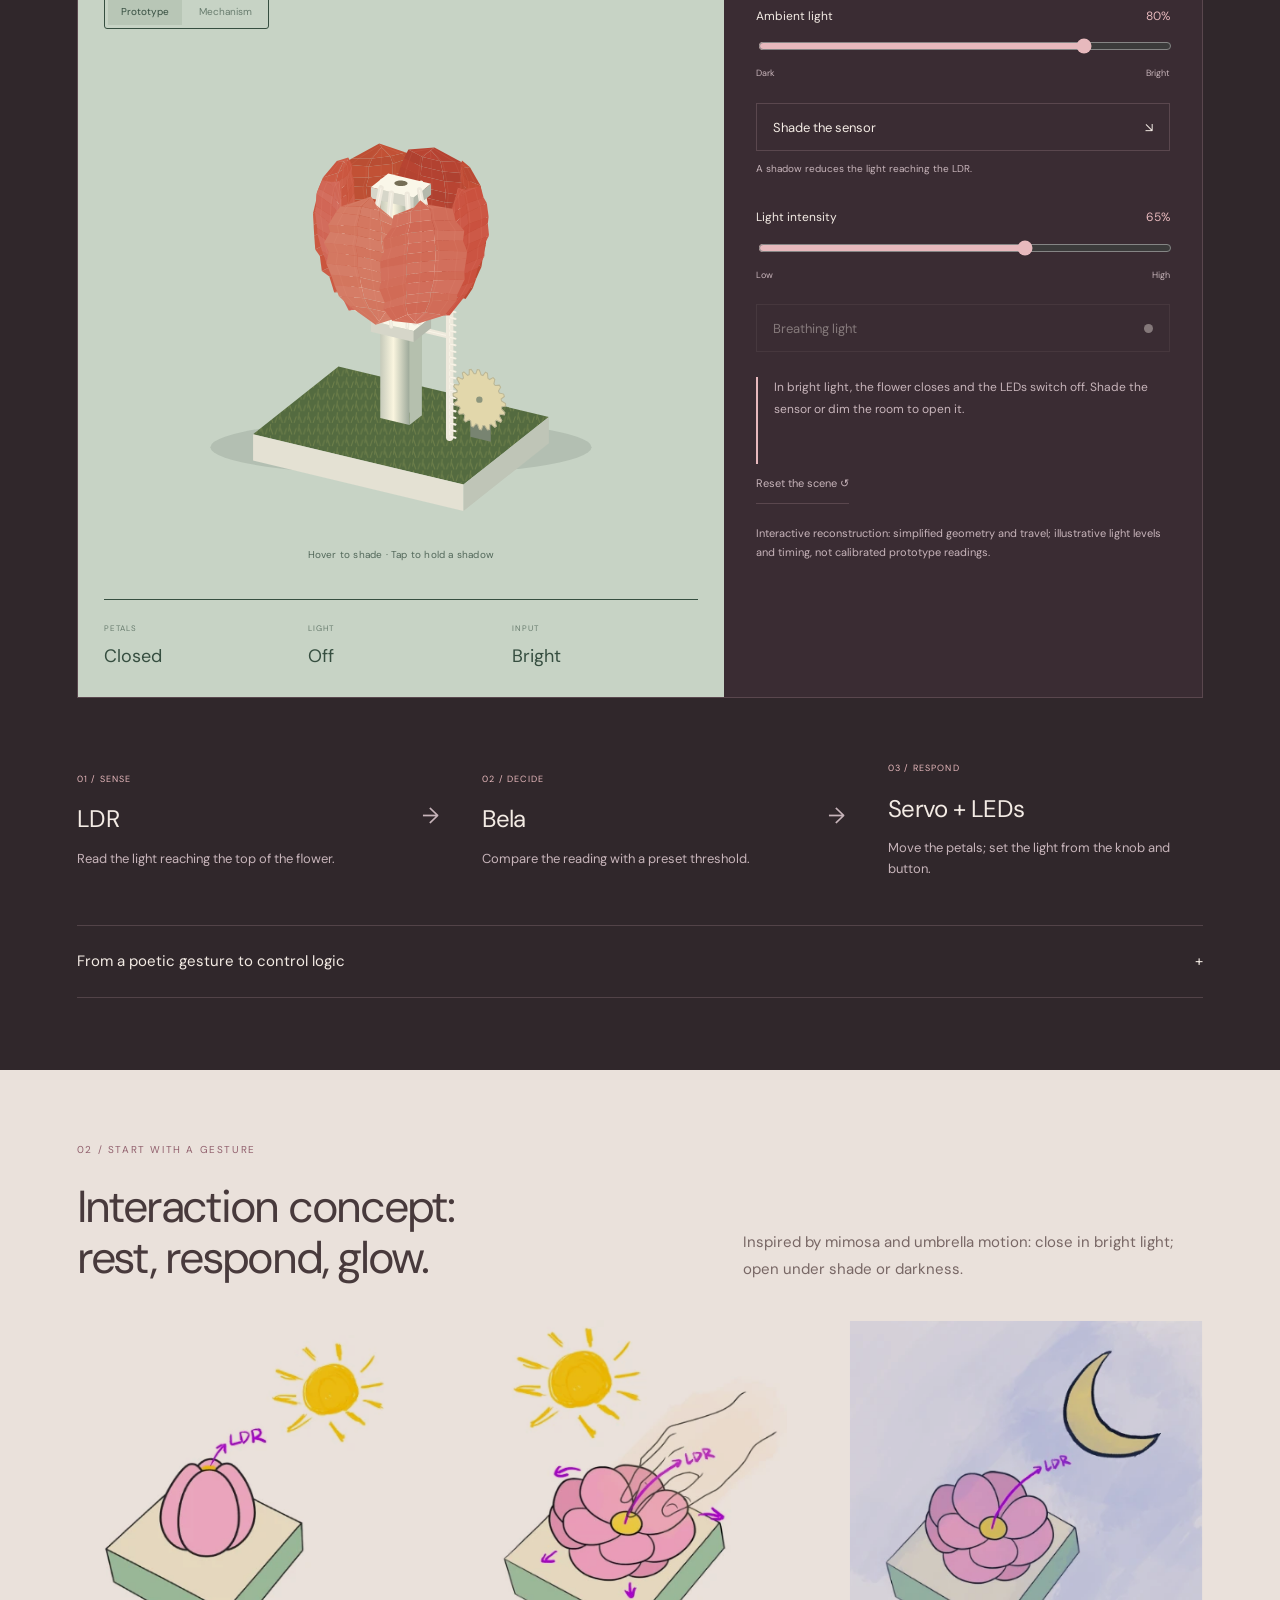
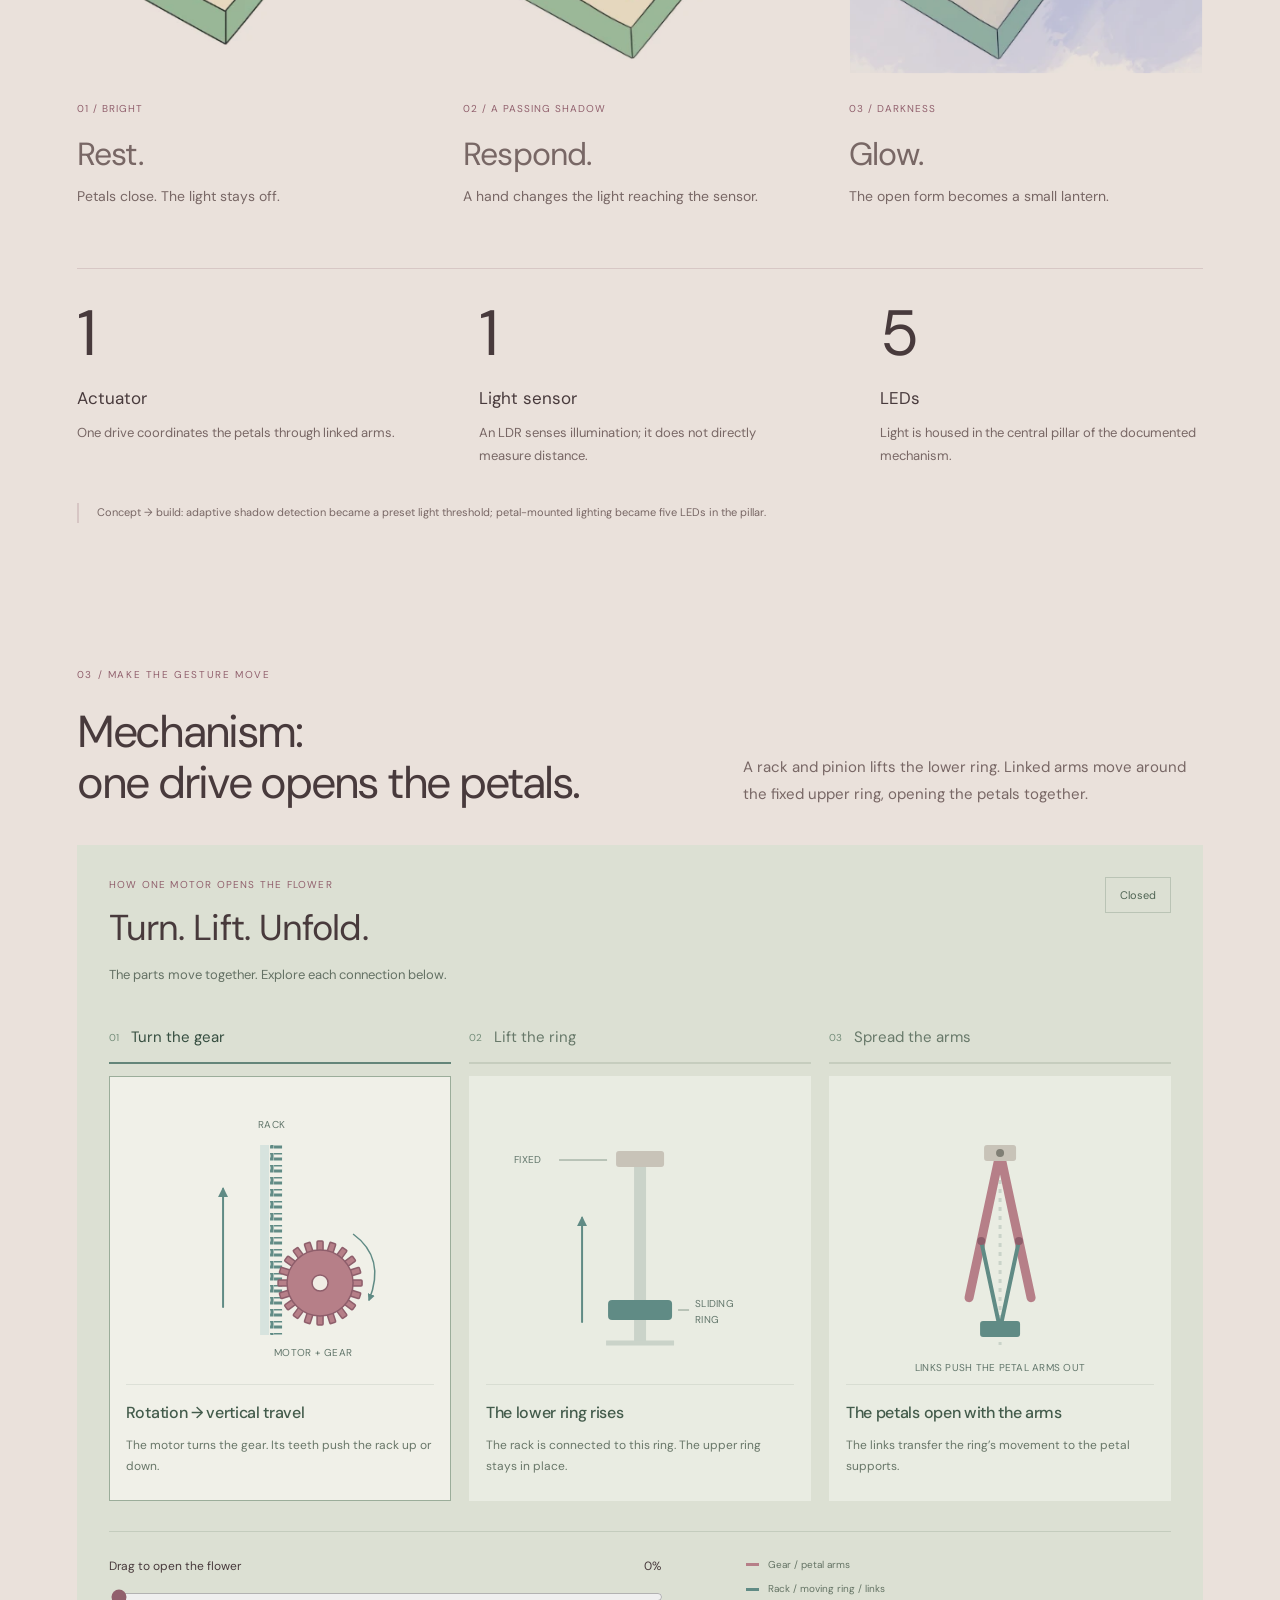
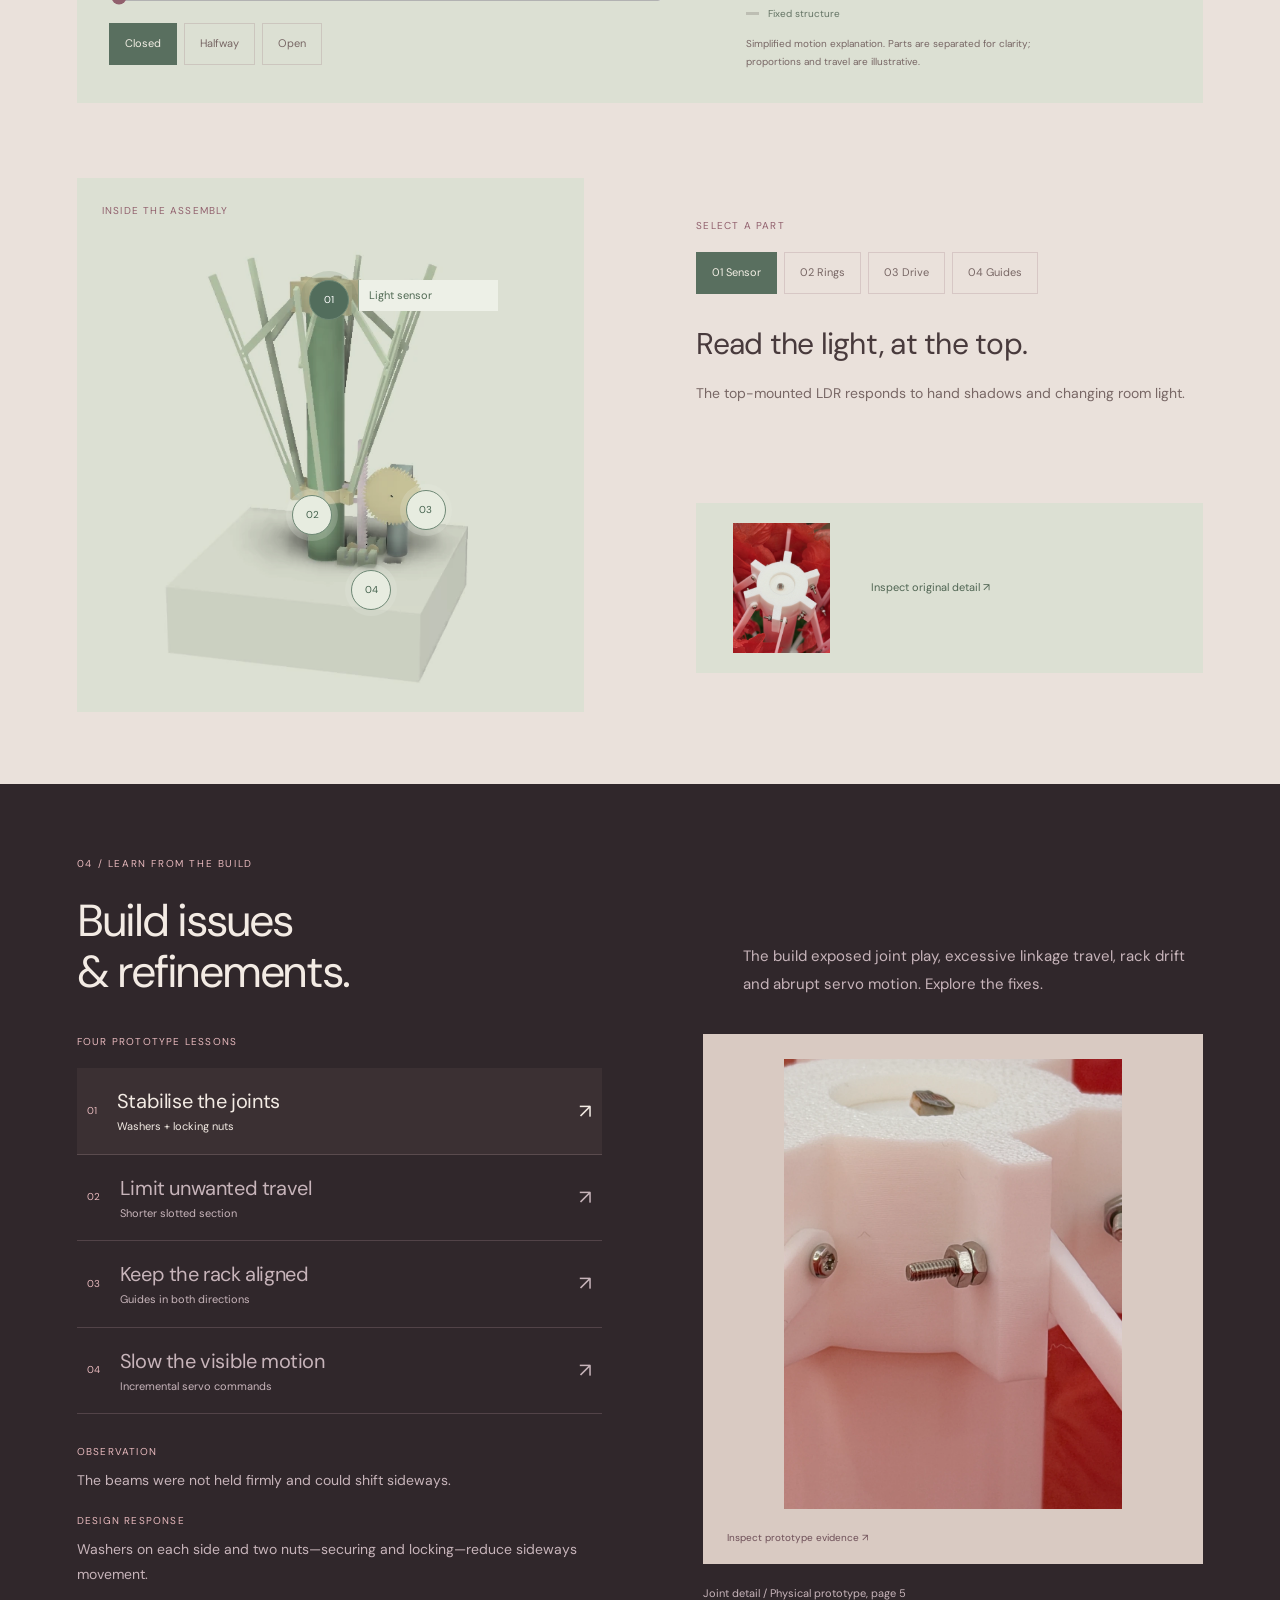
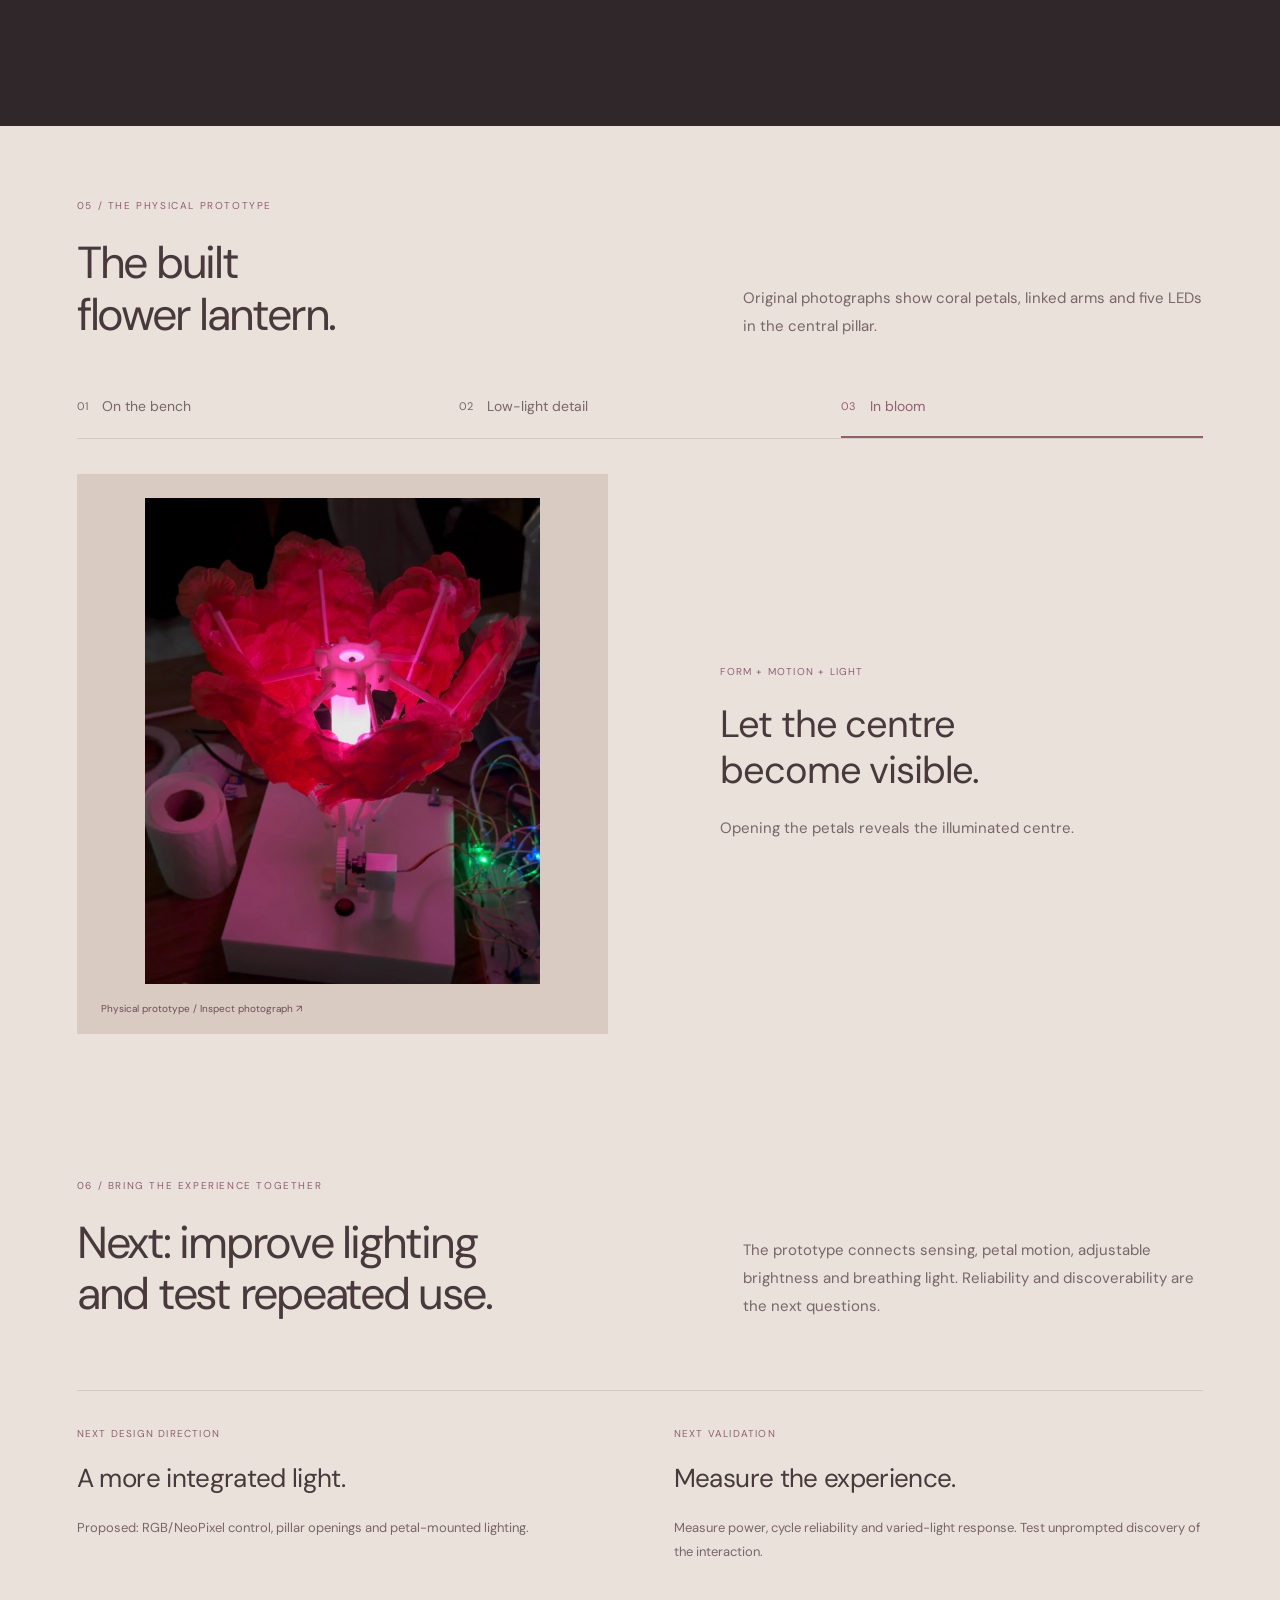
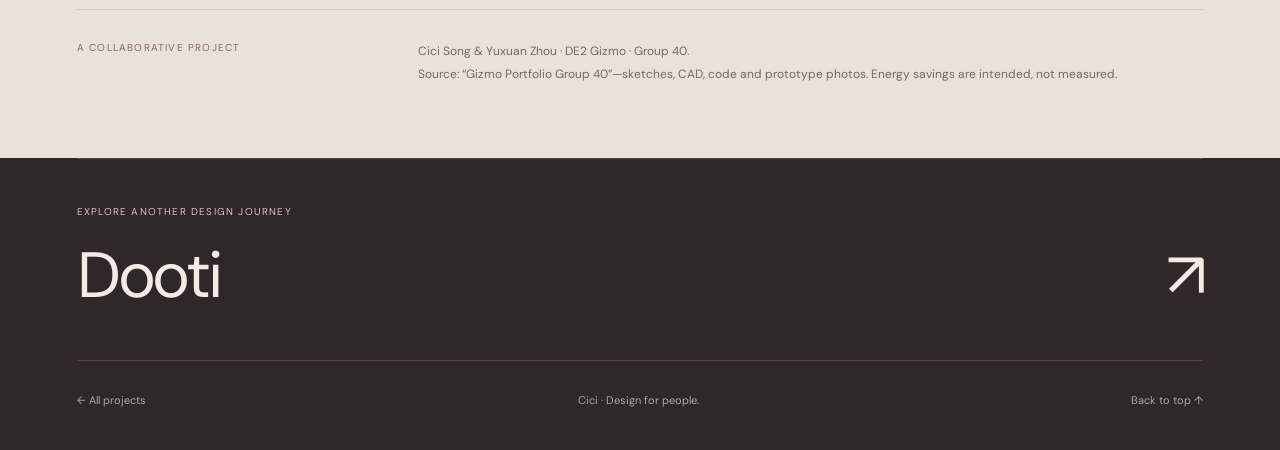
<file: shybloom.html>
<!doctype html>
<html lang="en" class="case-document"><head>
<script>try{var l=new URLSearchParams(location.search).get('lang')||localStorage.getItem('cici-language');document.documentElement.lang=l==='zh'?'zh-CN':'en'}catch(e){document.documentElement.lang=new URLSearchParams(location.search).get('lang')==='zh'?'zh-CN':'en'}</script>
<script src="locales/zh-CN.js?v=20261005" defer></script>
<script src="i18n-dynamic.js?v=20261005" defer></script>
<script src="i18n.js?v=20261005" defer></script>
<meta charset="UTF-8"><meta name="viewport" content="width=device-width,initial-scale=1"><meta name="theme-color" content="#30272b"><meta name="description" content="ShyBloom — a responsive flower lantern by Cici Song and Yuxuan Zhou. Explore light sensing, a single-actuator mechanism and physical prototyping."><title>ShyBloom — A responsive flower lantern · Cici</title><link rel="preload" href="assets/dm-sans-400.ttf" as="font" type="font/ttf" crossorigin><link rel="stylesheet" href="styles.css?v=20260925-2"><link rel="stylesheet" href="dooti.css?v=1"><link rel="stylesheet" href="aura.css?v=1"><link rel="stylesheet" href="shybloom.css?v=3"><script src="case-study.js?v=20261005-i18n" defer></script><script src="shybloom-model.js?v=4" defer></script><script src="shybloom.js?v=4" defer></script><link rel="stylesheet" href="project-story.css?v=20260930-review">
<link rel="stylesheet" href="i18n.css?v=20261005">
</head>
<body class="case-study bloom-study"><a class="skip-link" href="#overview">Skip to project</a><header class="case-topbar"><a class="case-back" href="index.html#work">← All projects</a><a class="case-wordmark" href="#overview">ShyBloom<span>.</span></a><a href="index.html#home">Cici ↗</a><div class="reading-progress" aria-hidden="true"></div></header>
<main><section id="overview" class="case-hero case-container" aria-labelledby="case-title"><div class="hero-kicker"><span>10 / INTERACTIVE PRODUCT DESIGN</span><span>SENSE → MOVE → GLOW</span></div><div class="hero-heading"><h1 id="case-title">ShyBloom<span>.</span></h1><p>A little light.<br><span>A living gesture.</span></p></div><div class="story-shortcuts" aria-label="Project highlights"><a href="#experience" class="story-primary">Make it bloom<span aria-hidden="true">↓</span></a><a href="#in-bloom">See the physical prototype<span aria-hidden="true">↗</span></a></div>
<div class="bloom-hero"><div class="bloom-hero-copy"><span class="small-label">A RESPONSIVE FLOWER LANTERN</span><h2>Make light<br>feel alive.</h2><p>Inspired by mimosa. Shaped by an umbrella. A playful object that opens in low light and invites a small moment of interaction.</p><a href="#experience" class="bloom-link">Make it bloom <span>↗</span></a><span class="hero-credit">Physical prototype / DE2 Gizmo · Group 40</span></div><div class="bloom-hero-photo"><span class="hero-orbit" aria-hidden="true"></span><img src="assets/shybloom/hero.webp" alt="ShyBloom physical prototype with coral petals, a white linkage mechanism and a green base" width="2048" height="2048" fetchpriority="high"></div></div>
<div class="project-overview" data-reveal><p class="overview-lead">A flower lantern connecting light sensing, linked petal motion and adjustable LEDs.</p><dl><div><dt>Team</dt><dd>Cici Song · Yuxuan Zhou</dd></div><div><dt>Context</dt><dd>DE2 Gizmo · Group 40</dd></div><div><dt>Scope</dt><dd>Interaction concept · CAD and linkages<br>Bela control · Physical prototyping</dd></div></dl></div></section>
<nav class="case-nav" aria-label="Case study chapters" style="--story-chapters:6"><div><a href="#experience">01 <span>Try it</span></a><a href="#intent">02 <span>Concept</span></a><a href="#mechanism">03 <span>Mechanism</span></a><a href="#prototype">04 <span>Refinements</span></a><a href="#in-bloom">05 <span>Prototype</span></a><a href="#reflection">06 <span>Next tests</span></a></div></nav>

<section id="experience" class="case-section story-feature case-container" aria-labelledby="experience-title"><p class="section-kicker">01 / FEEL THE INTERACTION</p><div class="section-heading" data-reveal><h2 id="experience-title">Try the<br>light-responsive flower.</h2><p>Shade the sensor, adjust room light and try breathing mode. The flower opens in low light to reveal its glowing centre.</p></div>
<div class="bloom-demo" data-reveal><div class="bloom-stage" id="bloom-stage" data-open="false"><div class="stage-topline"><span>INTERACTION STUDY</span><span id="bloom-state">Resting / Closed</span></div><div class="model-view-switch" role="group" aria-label="Model appearance"><button type="button" data-model-view="prototype" aria-pressed="true">Prototype</button><button type="button" data-model-view="mechanism" aria-pressed="false">Mechanism</button></div><button class="flower-touch" id="flower-touch" type="button" aria-label="Toggle a shadow over the flower sensor" aria-pressed="false"><svg id="flower-art" viewBox="75 35 450 510" aria-hidden="true"></svg><span class="flower-instruction" id="flower-instruction">Hover to shade · Tap to hold a shadow</span></button><div class="stage-readouts"><div><span>PETALS</span><strong id="petal-readout">Closed</strong></div><div><span>LIGHT</span><strong id="light-readout">Off</strong></div><div><span>INPUT</span><strong id="sensor-readout">Bright</strong></div></div></div>
<div class="bloom-controls"><span class="small-label">YOUR SMALL EXPERIMENT</span><label for="ambient-light">Ambient light <output id="ambient-value" for="ambient-light">80%</output></label><input id="ambient-light" type="range" min="0" max="100" value="80"><div class="range-ends"><span>Dark</span><span>Bright</span></div><button class="bloom-button" type="button" id="shade-button" aria-pressed="false"><span>Shade the sensor</span><span aria-hidden="true">↘</span></button><p class="control-hint">A shadow reduces the light reaching the LDR.</p><label for="led-brightness">Light intensity <output id="brightness-value" for="led-brightness">65%</output></label><input id="led-brightness" type="range" min="0" max="100" value="65"><div class="range-ends"><span>Low</span><span>High</span></div><button class="bloom-button breathing-button" id="breathing-button" type="button" aria-pressed="false" disabled><span>Breathing light</span><span class="breath-dot" aria-hidden="true"></span></button><p id="bloom-explanation" class="bloom-response" aria-live="polite">In bright light, the flower closes and the LEDs switch off. Shade the sensor or dim the room to open it.</p><button class="reset-demo" id="reset-bloom" type="button">Reset the scene ↺</button><p class="micro-note">Interactive reconstruction: simplified geometry and travel; illustrative light levels and timing, not calibrated prototype readings.</p></div></div>
<div class="signal-path" aria-label="Control sequence"><div><span>01 / SENSE</span><h3>LDR</h3><p>Read the light reaching the top of the flower.</p></div><b aria-hidden="true">→</b><div><span>02 / DECIDE</span><h3>Bela</h3><p>Compare the reading with a preset threshold.</p></div><b aria-hidden="true">→</b><div><span>03 / RESPOND</span><h3>Servo + LEDs</h3><p>Move the petals; set the light from the knob and button.</p></div></div><details class="implementation-note"><summary>From a poetic gesture to control logic <span aria-hidden="true">+</span></summary><p>Bela reads the LDR and potentiometer continuously. A preset threshold controls opening/closing; the knob adjusts brightness and a button toggles breathing. Small servo steps slow the movement.</p><div class="evidence-links"><button type="button" data-enlarge><img src="assets/shybloom/code-reading.webp" alt="Original project code excerpt: LDR and potentiometer readings and stepped servo control" hidden>Inspect input and motion code ↗</button><button type="button" data-enlarge><img src="assets/shybloom/code-breathing.webp" alt="Original project code excerpt: button state, breathing mode, brightness and opening command" hidden>Inspect breathing-light code ↗</button></div></details>
</section>

<section id="intent" class="case-section light-section" aria-labelledby="intent-title"><div class="case-container"><p class="section-kicker">02 / START WITH A GESTURE</p><div class="section-heading" data-reveal><h2 id="intent-title">Interaction concept:<br>rest, respond, glow.</h2><p>Inspired by mimosa and umbrella motion: close in bright light; open under shade or darkness.</p></div><div class="intent-scenes" data-reveal><figure><img src="assets/shybloom/concept-bright.webp" alt="Original concept sketch: flower closed under bright light" loading="lazy"><figcaption><span>01 / BRIGHT</span><h3>Rest.</h3><p>Petals close. The light stays off.</p></figcaption></figure><figure><img src="assets/shybloom/concept-shadow.webp" alt="Original concept sketch: a hand shades the LDR and the flower opens" loading="lazy"><figcaption><span>02 / A PASSING SHADOW</span><h3>Respond.</h3><p>A hand changes the light reaching the sensor.</p></figcaption></figure><figure><img src="assets/shybloom/concept-dark.webp" alt="Original concept sketch: the flower opens in darkness" loading="lazy"><figcaption><span>03 / DARKNESS</span><h3>Glow.</h3><p>The open form becomes a small lantern.</p></figcaption></figure></div>
<div class="bloom-principles"><div><strong>1</strong><span>Actuator</span><p>One drive coordinates the petals through linked arms.</p></div><div><strong>1</strong><span>Light sensor</span><p>An LDR senses illumination; it does not directly measure distance.</p></div><div><strong>5</strong><span>LEDs</span><p>Light is housed in the central pillar of the documented mechanism.</p></div></div><p class="source-note">Concept → build: adaptive shadow detection became a preset light threshold; petal-mounted lighting became five LEDs in the pillar.</p></div></section>

<section id="mechanism" class="case-section light-section" aria-labelledby="mechanism-title"><div class="case-container"><p class="section-kicker">03 / MAKE THE GESTURE MOVE</p><div class="section-heading" data-reveal><h2 id="mechanism-title">Mechanism:<br>one drive opens the petals.</h2><p>A rack and pinion lifts the lower ring. Linked arms move around the fixed upper ring, opening the petals together.</p></div>
<div class="mechanism-lab mechanism-story" data-reveal>
<div class="motion-intro"><div><span class="small-label">HOW ONE MOTOR OPENS THE FLOWER</span><h3>Turn. Lift. Unfold.</h3><p>The parts move together. Explore each connection below.</p></div><span class="motion-state" id="mechanism-state">Closed</span></div>
<div class="motion-step-buttons" role="group" aria-label="Explore the motion chain"><button type="button" data-motion-step="drive" aria-pressed="true"><span>01</span> Turn the gear</button><button type="button" data-motion-step="lift" aria-pressed="false"><span>02</span> Lift the ring</button><button type="button" data-motion-step="unfold" aria-pressed="false"><span>03</span> Spread the arms</button></div>
<div class="motion-panels">
<div class="motion-panel is-current" data-motion-panel="drive"><svg viewBox="0 0 300 285" role="img" aria-label="The motor rotates a gear whose teeth push the vertical rack upwards"><defs><pattern id="rack-teeth" width="12" height="12" patternUnits="userSpaceOnUse"><path d="M0 0H10V6H0" fill="none" stroke="#608b85" stroke-width="3"/></pattern><clipPath id="rack-window"><rect x="128" y="52" width="27" height="190"/></clipPath><marker id="motion-arrow" viewBox="0 0 10 10" refX="8" refY="5" markerWidth="5" markerHeight="5" orient="auto"><path d="M0 0 10 5 0 10Z" fill="#608b85"/></marker></defs><rect x="130" y="52" width="9" height="190" fill="#d7e3de"/><g clip-path="url(#rack-window)"><g id="moving-rack"><rect x="140" y="42" width="12" height="310" fill="url(#rack-teeth)"/></g></g><g id="gear-wheel" fill="#b67f88" stroke="#8e5e6b" stroke-width="1.5"></g><path d="M93 214V96" class="motion-direction" marker-end="url(#motion-arrow)"/><text x="128" y="35" class="motion-svg-label">RACK</text><text x="183" y="263" text-anchor="middle" class="motion-svg-label">MOTOR + GEAR</text><path d="M223 141Q256 165 239 207" class="gear-direction" marker-end="url(#motion-arrow)"/></svg><div class="motion-panel-copy"><h4>Rotation → vertical travel</h4><p>The motor turns the gear. Its teeth push the rack up or down.</p></div></div>
<div class="motion-panel" data-motion-panel="lift"><svg viewBox="0 0 300 285" role="img" aria-label="The rack lifts the lower ring along the pillar; the upper ring stays fixed"><path d="M150 61V248" stroke="#cad3c9" stroke-width="12"/><rect x="126" y="58" width="48" height="16" rx="3" fill="#c8c3b8"/><text x="24" y="70" class="motion-svg-label">FIXED</text><path d="M69 67H117" class="motion-leader"/><rect id="lift-ring" x="118" y="207" width="64" height="20" rx="4" fill="#608b85"/><path d="M92 229V125" class="motion-direction" marker-end="url(#motion-arrow)"/><g id="lift-caption"><path d="M188 217H199" class="motion-leader"/><text x="205" y="214" class="motion-svg-label">SLIDING</text><text x="205" y="230" class="motion-svg-label">RING</text></g><path d="M116 250H184" stroke="#cad3c9" stroke-width="5"/></svg><div class="motion-panel-copy"><h4>The lower ring rises</h4><p>The rack is connected to this ring. The upper ring stays in place.</p></div></div>
<div class="motion-panel" data-motion-panel="unfold"><svg viewBox="0 0 300 285" role="img" aria-label="The rising ring pushes the links outward, spreading the petal-supporting arms"><path d="M150 60V252" stroke="#cad3c9" stroke-width="3" stroke-dasharray="4 5"/><path id="rib-left" class="clear-petal-arm"/><path id="rib-right" class="clear-petal-arm"/><path id="link-left" class="clear-petal-link"/><path id="link-right" class="clear-petal-link"/><rect x="134" y="52" width="32" height="16" rx="3" fill="#c8c3b8"/><circle cx="150" cy="60" r="4" fill="#807f75"/><rect id="sliding-ring" x="130" y="228" width="40" height="16" rx="3" fill="#608b85"/><circle id="joint-left" r="4" fill="#8e5e6b"/><circle id="joint-right" r="4" fill="#8e5e6b"/><text x="150" y="278" text-anchor="middle" class="motion-svg-label">LINKS PUSH THE PETAL ARMS OUT</text></svg><div class="motion-panel-copy"><h4>The petals open with the arms</h4><p>The links transfer the ring’s movement to the petal supports.</p></div></div>
</div>
<div class="motion-bottom"><div class="mechanism-controls"><label for="mechanism-travel">Drag to open the flower <output id="travel-value" for="mechanism-travel">0%</output></label><input type="range" min="0" max="100" value="0" id="mechanism-travel"><div class="mechanism-presets" role="group" aria-label="Mechanism position"><button type="button" data-travel="0" aria-pressed="true">Closed</button><button type="button" data-travel="50" aria-pressed="false">Halfway</button><button type="button" data-travel="100" aria-pressed="false">Open</button></div></div><div class="motion-legend"><span><i class="legend-drive"></i>Gear / petal arms</span><span><i class="legend-transfer"></i>Rack / moving ring / links</span><span><i class="legend-fixed"></i>Fixed structure</span><p class="micro-note">Simplified motion explanation. Parts are separated for clarity; proportions and travel are illustrative.</p></div></div>
</div>
<div class="assembly-explorer" data-reveal><div class="assembly-image"><span class="small-label">INSIDE THE ASSEMBLY</span><div class="assembly-map"><img src="assets/shybloom/assembly.webp" alt="Original CAD assembly of ShyBloom’s pillar, rings, linkages and drive" width="565" height="629" loading="lazy"><button class="part-point part-sensor" type="button" data-part="sensor" aria-label="Light sensor" aria-pressed="true">01</button><button class="part-point part-rings" type="button" data-part="rings" aria-label="Upper and lower rings" aria-pressed="false">02</button><button class="part-point part-drive" type="button" data-part="drive" aria-label="Rack and pinion" aria-pressed="false">03</button><button class="part-point part-guides" type="button" data-part="guides" aria-label="Rack guides" aria-pressed="false">04</button><span class="part-keyword" id="part-keyword" data-part-label="sensor">Light sensor</span></div></div><div class="assembly-copy"><p class="small-label">SELECT A PART</p><div class="part-tabs" role="group" aria-label="Assembly components"><button type="button" data-part="sensor" aria-pressed="true">01 Sensor</button><button type="button" data-part="rings" aria-pressed="false">02 Rings</button><button type="button" data-part="drive" aria-pressed="false">03 Drive</button><button type="button" data-part="guides" aria-pressed="false">04 Guides</button></div><div class="part-detail" aria-live="polite"><h3 id="part-title">Read the light, at the top.</h3><p id="part-copy">The top-mounted LDR responds to hand shadows and changing room light.</p></div><button type="button" class="part-source" data-enlarge><img id="part-image" src="assets/shybloom/sensor.webp" alt="Original prototype detail of the LDR at the flower centre" loading="lazy"><span>Inspect original detail ↗</span></button></div></div>
</div></section>

<section id="prototype" class="case-section case-container" aria-labelledby="prototype-title"><p class="section-kicker">04 / LEARN FROM THE BUILD</p><div class="section-heading" data-reveal><h2 id="prototype-title">Build issues<br>&amp; refinements.</h2><p>The build exposed joint play, excessive linkage travel, rack drift and abrupt servo motion. Explore the fixes.</p></div>
<div class="fix-explorer" data-reveal><div class="fix-navigation"><span class="small-label">FOUR PROTOTYPE LESSONS</span><div class="fix-buttons" role="group" aria-label="Prototype refinements"><button type="button" data-fix="joints" aria-pressed="true"><span>01</span><span>Stabilise the joints<small>Washers + locking nuts</small></span><b>↗</b></button><button type="button" data-fix="slots" aria-pressed="false"><span>02</span><span>Limit unwanted travel<small>Shorter slotted section</small></span><b>↗</b></button><button type="button" data-fix="rack" aria-pressed="false"><span>03</span><span>Keep the rack aligned<small>Guides in both directions</small></span><b>↗</b></button><button type="button" data-fix="motion" aria-pressed="false"><span>04</span><span>Slow the visible motion<small>Incremental servo commands</small></span><b>↗</b></button></div><div class="fix-insight" aria-live="polite"><span class="small-label">OBSERVATION</span><p id="fix-problem">The beams were not held firmly and could shift sideways.</p><span class="small-label">DESIGN RESPONSE</span><p id="fix-response">Washers on each side and two nuts—securing and locking—reduce sideways movement.</p></div></div><div class="fix-evidence"><button class="fix-photo" type="button" data-enlarge aria-label="Inspect selected prototype refinement"><img id="fix-image" src="assets/shybloom/joint-after.webp" alt="Original prototype joint detail showing washers and nuts at the arm connection" loading="lazy"><span>Inspect prototype evidence ↗</span></button><p id="fix-caption" class="micro-note">Joint detail / Physical prototype, page 5</p></div></div>
</section>

<section id="in-bloom" class="case-section light-section" aria-labelledby="in-bloom-title"><div class="case-container"><p class="section-kicker">05 / THE PHYSICAL PROTOTYPE</p><div class="section-heading" data-reveal><h2 id="in-bloom-title">The built<br>flower lantern.</h2><p>Original photographs show coral petals, linked arms and five LEDs in the central pillar.</p></div><div class="showcase" data-tabs data-reveal><div class="prototype-tabs" role="tablist" aria-label="Physical prototype photographs"><button type="button" role="tab" id="bench-tab" aria-controls="bench-panel" aria-selected="false" tabindex="-1">01 <span>On the bench</span></button><button type="button" role="tab" id="dim-tab" aria-controls="dim-panel" aria-selected="false" tabindex="-1">02 <span>Low-light detail</span></button><button type="button" role="tab" id="lit-tab" aria-controls="lit-panel" aria-selected="true" tabindex="0">03 <span>In bloom</span></button></div><div class="showcase-panel" role="tabpanel" id="bench-panel" aria-labelledby="bench-tab" tabindex="0" hidden><button type="button" class="showcase-photo" data-enlarge><img src="assets/shybloom/prototype-day.webp" alt="Original ShyBloom bench prototype with coral petals, linked arms, base and exposed development wiring" loading="lazy"><span>Physical prototype / Inspect photograph ↗</span></button><div><span class="small-label">THE BUILD IS PART OF THE STORY</span><h3>From the screen<br>to the workbench.</h3><p>The assembled petals, pillar, linkage and gear drive retain exposed prototype wiring.</p></div></div><div class="showcase-panel" role="tabpanel" id="dim-panel" aria-labelledby="dim-tab" tabindex="0" hidden><button type="button" class="showcase-photo" data-enlarge><img src="assets/shybloom/prototype-dim.webp" alt="Original low-light detail of the illuminated ShyBloom petals and central structure" loading="lazy"><span>Physical prototype / Inspect photograph ↗</span></button><div><span class="small-label">LIGHT CHANGES THE CHARACTER</span><h3>A quiet glow<br>within the form.</h3><p>Low light reveals the glow through the petal material and supporting structure.</p></div></div><div class="showcase-panel" role="tabpanel" id="lit-panel" aria-labelledby="lit-tab" tabindex="0"><button type="button" class="showcase-photo" data-enlarge><img src="assets/shybloom/prototype-lit.webp" alt="Original illuminated ShyBloom prototype with expanded coral petals around a glowing central pillar" loading="lazy"><span>Physical prototype / Inspect photograph ↗</span></button><div><span class="small-label">FORM + MOTION + LIGHT</span><h3>Let the centre<br>become visible.</h3><p>Opening the petals reveals the illuminated centre.</p></div></div></div></div></section>

<section id="reflection" class="case-section light-section" aria-labelledby="reflection-title"><div class="case-container"><p class="section-kicker">06 / BRING THE EXPERIENCE TOGETHER</p><div class="section-heading" data-reveal><h2 id="reflection-title">Next: improve lighting<br>and test repeated use.</h2><p>The prototype connects sensing, petal motion, adjustable brightness and breathing light. Reliability and discoverability are the next questions.</p></div>

<div class="bloom-reflections" data-reveal><div><span class="small-label">NEXT DESIGN DIRECTION</span><h3>A more integrated light.</h3><p>Proposed: RGB/NeoPixel control, pillar openings and petal-mounted lighting.</p></div><div><span class="small-label">NEXT VALIDATION</span><h3>Measure the experience.</h3><p>Measure power, cycle reliability and varied-light response. Test unprompted discovery of the interaction.</p></div></div>
<div class="team-credit"><span class="small-label">A COLLABORATIVE PROJECT</span><p>Cici Song &amp; Yuxuan Zhou · DE2 Gizmo · Group 40.<br>Source: “Gizmo Portfolio Group 40”—sketches, CAD, code and prototype photos. Energy savings are intended, not measured.</p></div></div></section>
</main><footer class="case-footer case-container"><a href="dooti.html"><span class="small-label">EXPLORE ANOTHER DESIGN JOURNEY</span><span>Dooti <span aria-hidden="true">↗</span></span></a><div><a href="index.html#work">← All projects</a><span>Cici · Design for people.</span><a href="#overview">Back to top ↑</a></div></footer><dialog class="image-viewer" aria-labelledby="image-viewer-title"><div class="viewer-toolbar"><h2 id="image-viewer-title">ShyBloom / Project evidence</h2><button type="button" class="viewer-close" aria-label="Close enlarged image">Close ×</button></div><div class="viewer-scroll"><img id="viewer-image" alt=""></div><p id="viewer-caption"></p></dialog></body></html>
</file>
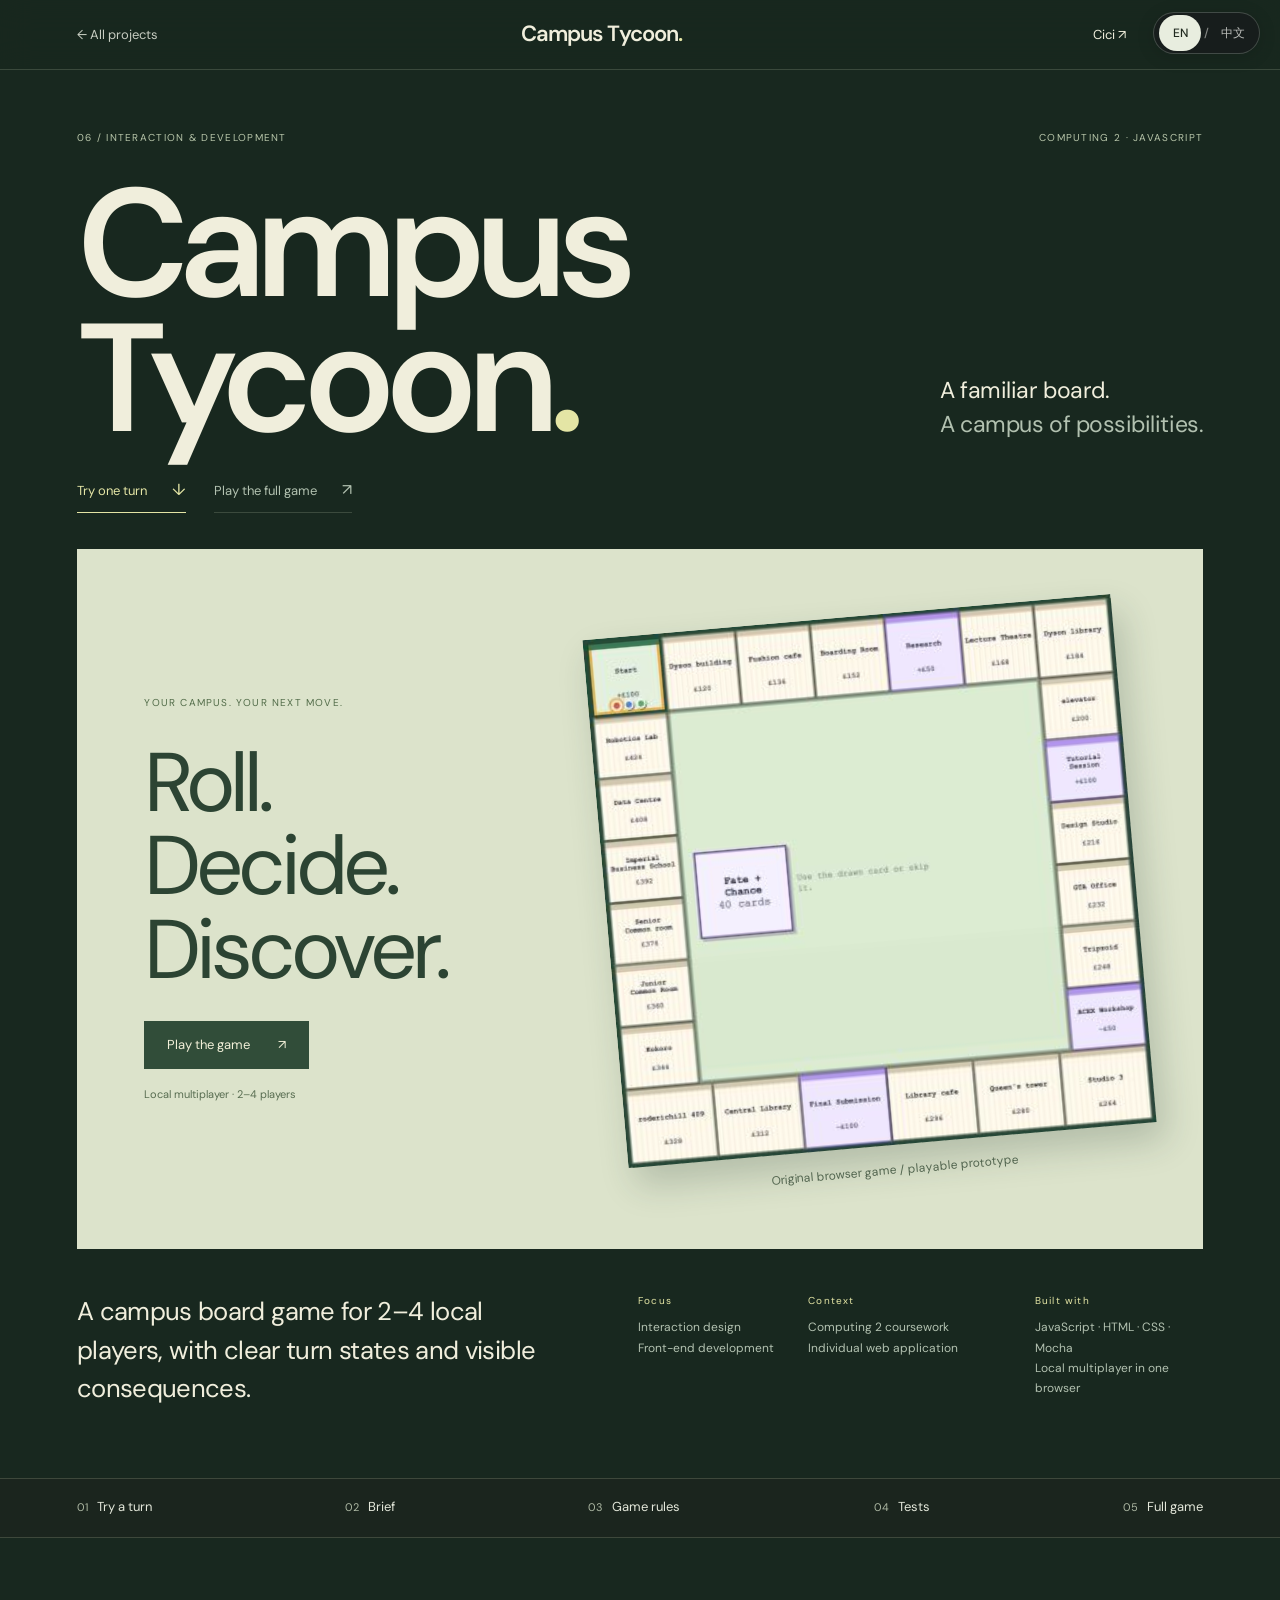
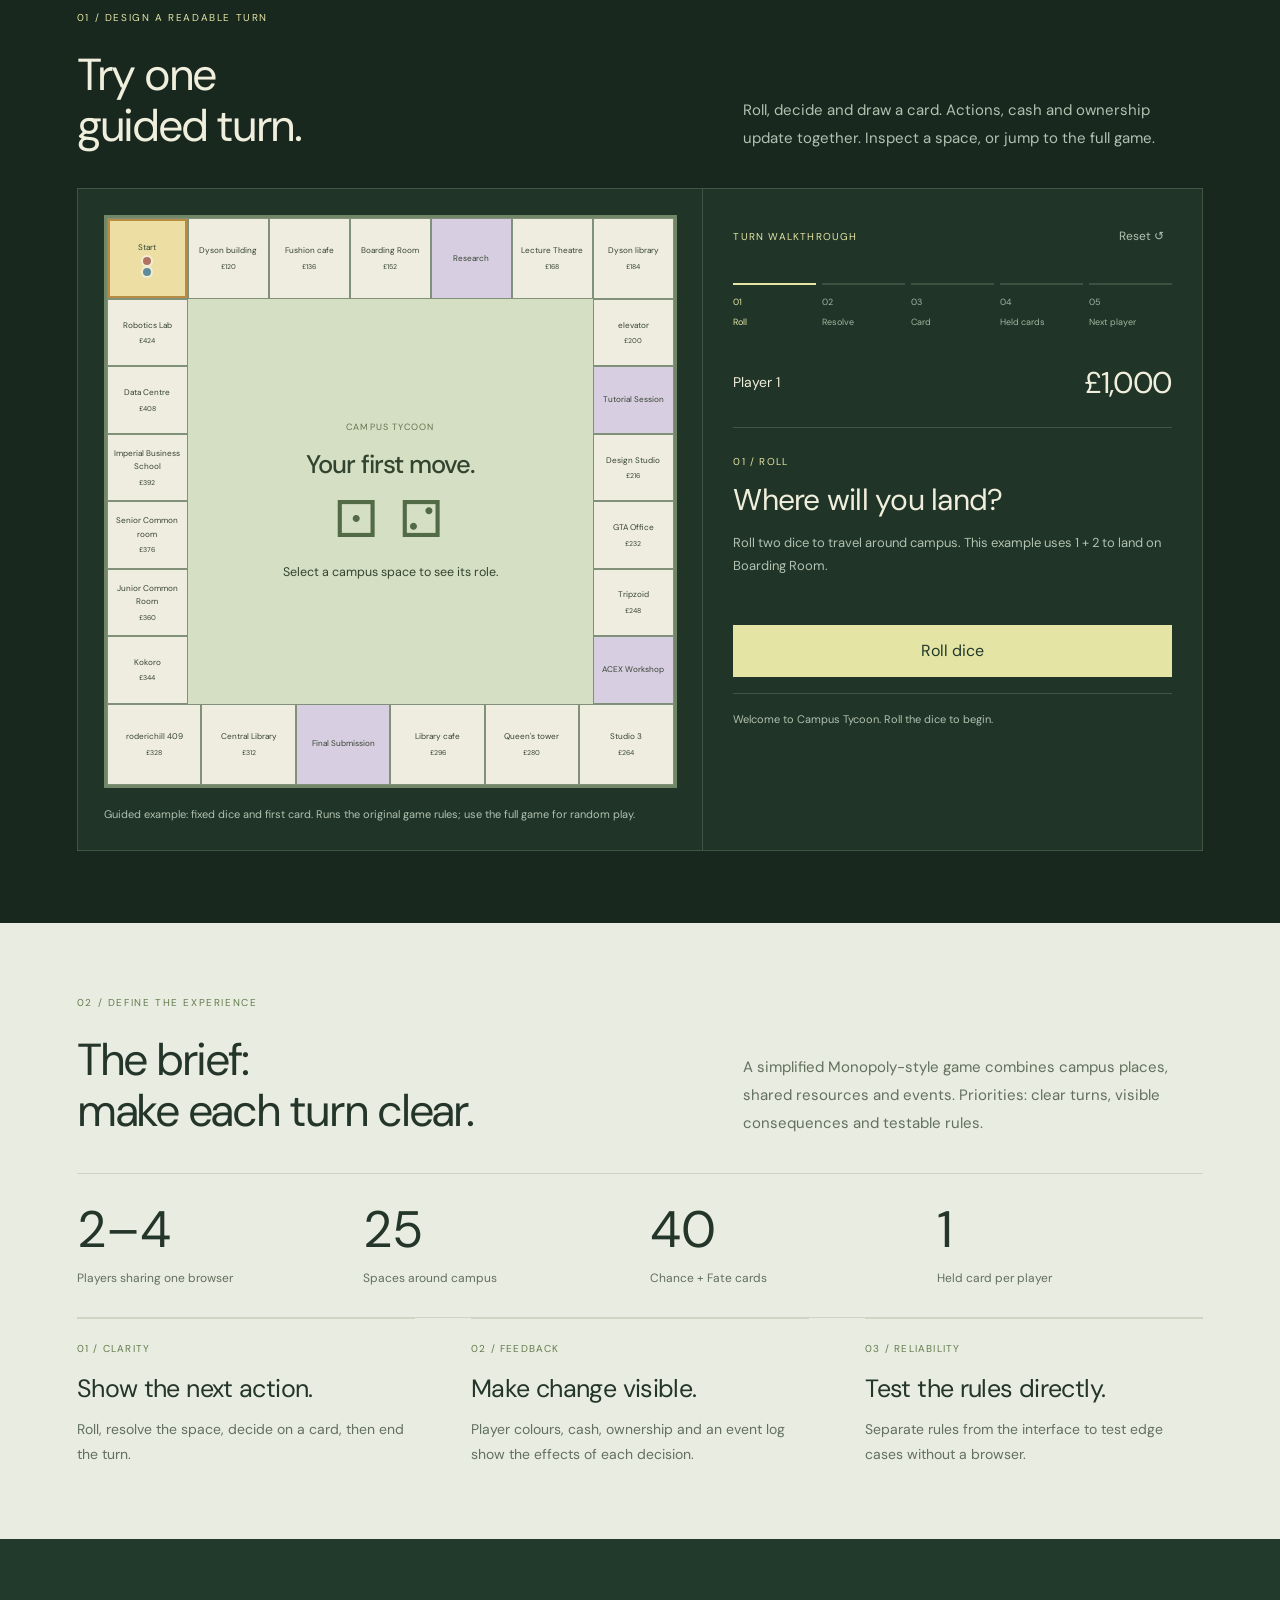
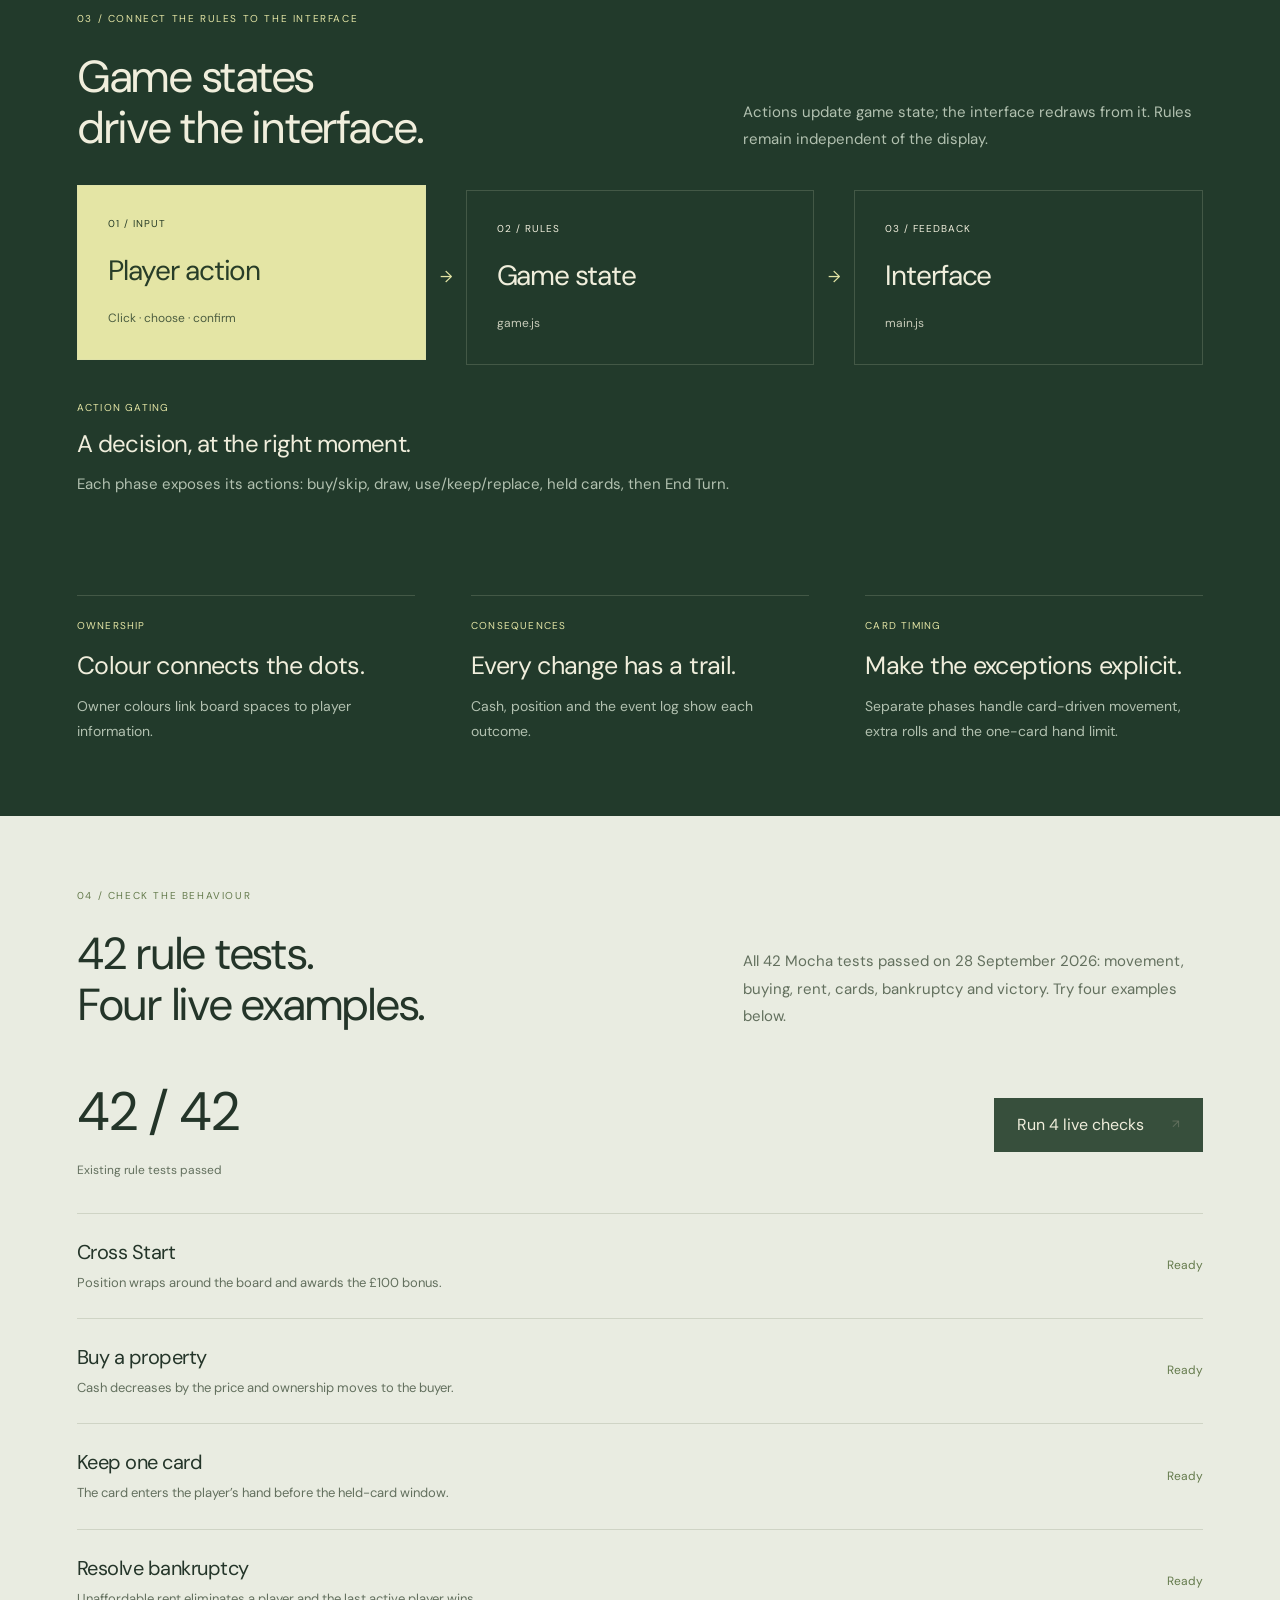
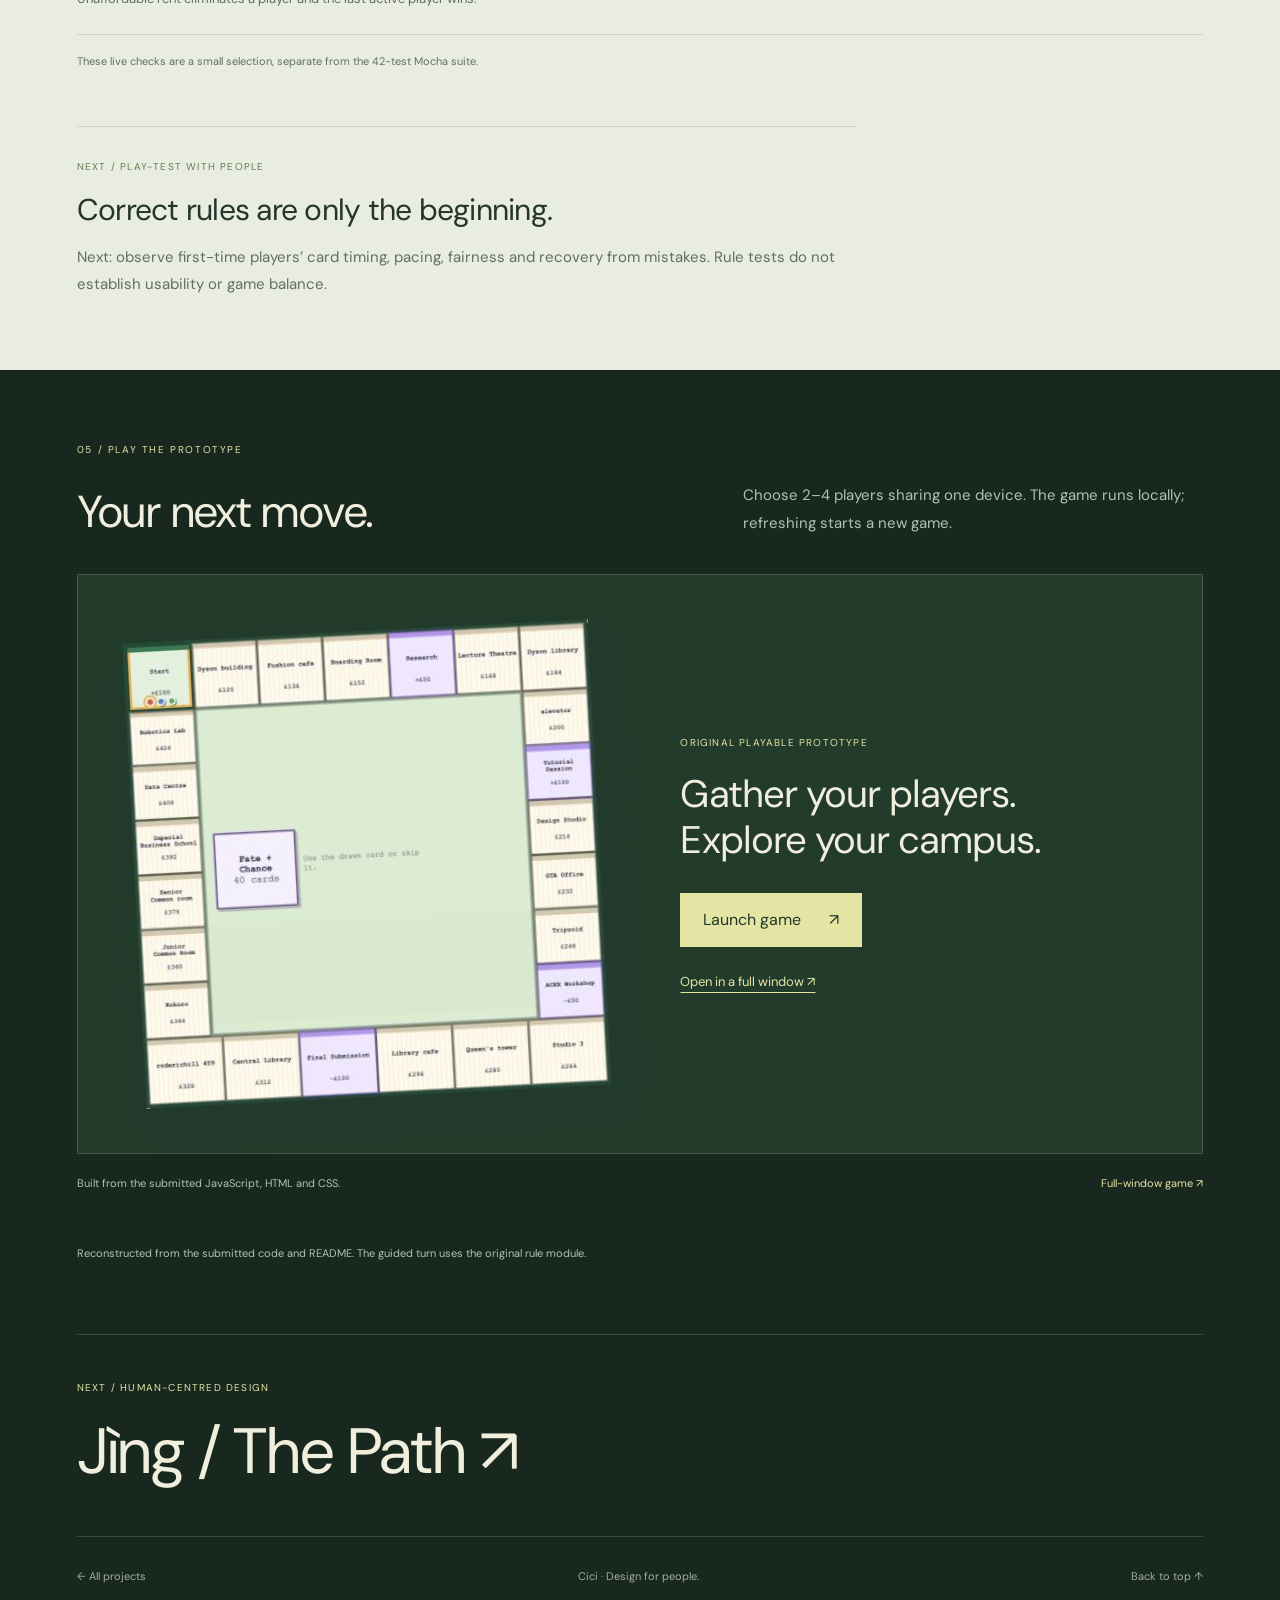
<file: tycoon.html>
<!doctype html>
<html lang="en" class="case-document">
<head>
<script>try{var l=new URLSearchParams(location.search).get('lang')||localStorage.getItem('cici-language');document.documentElement.lang=l==='zh'?'zh-CN':'en'}catch(e){document.documentElement.lang=new URLSearchParams(location.search).get('lang')==='zh'?'zh-CN':'en'}</script>
<script src="locales/zh-CN.js?v=20261005" defer></script>
<script src="i18n-dynamic.js?v=20261005" defer></script>
<script src="i18n.js?v=20261005" defer></script>
<meta charset="UTF-8"><meta name="viewport" content="width=device-width, initial-scale=1"><meta name="theme-color" content="#18281f"><meta name="description" content="Campus Tycoon by Cici — a playable campus board game, with explicit turn states, visible feedback and independently tested JavaScript rules."><title>Campus Tycoon — Interaction &amp; Development · Cici</title><link rel="preload" href="assets/dm-sans-400.ttf" as="font" type="font/ttf" crossorigin><link rel="stylesheet" href="styles.css?v=20260928-8"><link rel="stylesheet" href="dooti.css?v=1"><link rel="stylesheet" href="tycoon.css?v=1"><script src="tycoon.js?v=20261005-i18n" type="module"></script><link rel="stylesheet" href="project-story.css?v=20260930-review">
<link rel="stylesheet" href="i18n.css?v=20261005">
</head>
<body class="case-study tycoon-study">
<a class="skip-link" href="#overview">Skip to project</a>
<header class="case-topbar"><a class="case-back" href="index.html#work">← All projects</a><a class="case-wordmark" href="#overview">Campus Tycoon<span>.</span></a><a href="index.html#home">Cici ↗</a><div class="reading-progress" aria-hidden="true"></div></header>
<main>
<section class="case-hero case-container" id="overview"><div class="hero-kicker"><span>06 / INTERACTION &amp; DEVELOPMENT</span><span>COMPUTING 2 · JAVASCRIPT</span></div><div class="hero-heading"><h1>Campus<br>Tycoon<span>.</span></h1><p>A familiar board.<br><span>A campus of possibilities.</span></p></div><div class="story-shortcuts" aria-label="Project highlights"><a href="#turn" class="story-primary">Try one turn<span aria-hidden="true">↓</span></a><a href="#play">Play the full game<span aria-hidden="true">↗</span></a></div>
<div class="ct-hero"><div class="ct-hero-copy"><span class="small-label">YOUR CAMPUS. YOUR NEXT MOVE.</span><h2>Roll.<br>Decide.<br>Discover.</h2><a class="ct-button" href="#play">Play the game <span aria-hidden="true">↗</span></a><span class="ct-hero-note">Local multiplayer · 2–4 players</span></div><figure><div class="ct-source-board"><img src="assets/tycoon/board.png" width="780" height="780" alt="Campus Tycoon’s actual 25-space board, with campus locations around the edge and a Chance and Fate deck in the centre" fetchpriority="high"></div><figcaption>Original browser game / playable prototype</figcaption></figure></div>
<div class="project-overview" data-reveal><p class="overview-lead">A campus board game for 2–4 local players, with clear turn states and visible consequences.</p><dl><div><dt>Focus</dt><dd>Interaction design<br>Front-end development</dd></div><div><dt>Context</dt><dd>Computing 2 coursework<br>Individual web application</dd></div><div><dt>Built with</dt><dd>JavaScript · HTML · CSS · Mocha<br>Local multiplayer in one browser</dd></div></dl></div></section>
<nav class="case-nav" aria-label="Case study chapters" style="--story-chapters:5"><div><a href="#turn">01 <span>Try a turn</span></a><a href="#challenge">02 <span>Brief</span></a><a href="#system">03 <span>Game rules</span></a><a href="#validation">04 <span>Tests</span></a><a href="#play">05 <span>Full game</span></a></div></nav>

<section id="turn" class="case-section story-feature case-container"><p class="section-kicker">01 / DESIGN A READABLE TURN</p><div class="section-heading" data-reveal><h2>Try one<br>guided turn.</h2><p>Roll, decide and draw a card. Actions, cash and ownership update together. Inspect a space, or jump to the full game.</p></div>
<div class="ct-lab"><div class="ct-board-wrap"><div class="ct-board" id="demo-board" aria-label="Interactive campus board"><div class="ct-board-centre"><span class="small-label">CAMPUS TYCOON</span><strong id="board-phase">Your first move.</strong><span id="board-dice" aria-hidden="true">⚀ ⚁</span><p id="tile-detail" aria-live="polite">Select a campus space to see its role.</p></div></div><p class="ct-note">Guided example: fixed dice and first card. Runs the original game rules; use the full game for random play.</p></div><div class="ct-turn-panel"><div class="ct-panel-top"><span class="small-label">TURN WALKTHROUGH</span><button id="reset-turn" class="ct-text-button" type="button">Reset ↺</button></div><ol class="ct-steps" aria-label="Turn progress"><li>Roll</li><li>Resolve</li><li>Card</li><li>Held cards</li><li>Next player</li></ol><div class="ct-player"><span id="demo-player">Player 1</span><strong id="demo-cash">£1,000</strong></div><div class="ct-turn-copy" aria-live="polite"><span class="small-label" id="turn-label">01 / ROLL</span><h3 id="turn-title">Where will you land?</h3><p id="turn-description">Roll two dice to travel around campus. This example uses 1 + 2 to land on Boarding Room.</p></div><div id="demo-card" class="ct-drawn-card" hidden></div><div class="ct-actions" id="turn-actions"><button type="button" class="ct-button" data-action="roll">Roll dice <span aria-hidden="true">↗</span></button></div><p id="turn-event" class="ct-event" aria-live="polite">Ready to start. Player 1 has £1,000.</p></div></div></section>

<section id="challenge" class="case-section light-section"><div class="case-container"><p class="section-kicker">02 / DEFINE THE EXPERIENCE</p><div class="section-heading" data-reveal><h2>The brief:<br>make each turn clear.</h2><p>A simplified Monopoly-style game combines campus places, shared resources and events. Priorities: clear turns, visible consequences and testable rules.</p></div><div class="ct-facts" data-reveal><div><strong>2–4</strong><span>Players sharing one browser</span></div><div><strong>25</strong><span>Spaces around campus</span></div><div><strong>40</strong><span>Chance + Fate cards</span></div><div><strong>1</strong><span>Held card per player</span></div></div><div class="ct-principles" data-reveal><article><span class="small-label">01 / CLARITY</span><h3>Show the next action.</h3><p>Roll, resolve the space, decide on a card, then end the turn.</p></article><article><span class="small-label">02 / FEEDBACK</span><h3>Make change visible.</h3><p>Player colours, cash, ownership and an event log show the effects of each decision.</p></article><article><span class="small-label">03 / RELIABILITY</span><h3>Test the rules directly.</h3><p>Separate rules from the interface to test edge cases without a browser.</p></article></div></div></section>

<section id="system" class="case-section ct-system-section"><div class="case-container"><p class="section-kicker">03 / CONNECT THE RULES TO THE INTERFACE</p><div class="section-heading" data-reveal><h2>Game states<br>drive the interface.</h2><p>Actions update game state; the interface redraws from it. Rules remain independent of the display.</p></div><div class="ct-architecture" aria-label="Explore the system layers"><button type="button" data-layer="0" aria-pressed="true" aria-controls="layer-copy"><span>01 / INPUT</span><strong>Player action</strong><small>Click · choose · confirm</small></button><span class="ct-connector" aria-hidden="true">→</span><button type="button" data-layer="1" aria-pressed="false" aria-controls="layer-copy"><span>02 / RULES</span><strong>Game state</strong><small>game.js</small></button><span class="ct-connector" aria-hidden="true">→</span><button type="button" data-layer="2" aria-pressed="false" aria-controls="layer-copy"><span>03 / FEEDBACK</span><strong>Interface</strong><small>main.js</small></button></div><div class="ct-layer-copy" id="layer-copy" aria-live="polite"><span class="small-label" id="layer-tag">ACTION GATING</span><h3 id="layer-title">A decision, at the right moment.</h3><p id="layer-description">Each phase exposes its actions: buy/skip, draw, use/keep/replace, held cards, then End Turn.</p></div><div class="ct-principles" data-reveal><article><span class="small-label">OWNERSHIP</span><h3>Colour connects the dots.</h3><p>Owner colours link board spaces to player information.</p></article><article><span class="small-label">CONSEQUENCES</span><h3>Every change has a trail.</h3><p>Cash, position and the event log show each outcome.</p></article><article><span class="small-label">CARD TIMING</span><h3>Make the exceptions explicit.</h3><p>Separate phases handle card-driven movement, extra rolls and the one-card hand limit.</p></article></div></div></section>

<section id="validation" class="case-section light-section"><div class="case-container"><p class="section-kicker">04 / CHECK THE BEHAVIOUR</p><div class="section-heading" data-reveal><h2>42 rule tests.<br>Four live examples.</h2><p>All 42 Mocha tests passed on 28 September 2026: movement, buying, rent, cards, bankruptcy and victory. Try four examples below.</p></div><div class="ct-check-header"><div><strong>42 / 42</strong><span>Existing rule tests passed</span></div><button id="run-checks" class="ct-button" type="button">Run 4 live checks <span aria-hidden="true">↗</span></button></div><ol class="ct-checks" id="rule-checks"><li><div><h3>Cross Start</h3><p>Position wraps around the board and awards the £100 bonus.</p></div><span>Ready</span></li><li><div><h3>Buy a property</h3><p>Cash decreases by the price and ownership moves to the buyer.</p></div><span>Ready</span></li><li><div><h3>Keep one card</h3><p>The card enters the player’s hand before the held-card window.</p></div><span>Ready</span></li><li><div><h3>Resolve bankruptcy</h3><p>Unaffordable rent eliminates a player and the last active player wins.</p></div><span>Ready</span></li></ol><p id="check-status" class="ct-note" aria-live="polite">These live checks are a small selection, separate from the 42-test Mocha suite.</p><div class="ct-limit" data-reveal><span class="small-label">NEXT / PLAY-TEST WITH PEOPLE</span><h3>Correct rules are only the beginning.</h3><p>Next: observe first-time players’ card timing, pacing, fairness and recovery from mistakes. Rule tests do not establish usability or game balance.</p></div></div></section>

<section id="play" class="case-section case-container"><p class="section-kicker">05 / PLAY THE PROTOTYPE</p><div class="section-heading" data-reveal><h2>Your next move.</h2><p>Choose 2–4 players sharing one device. The game runs locally; refreshing starts a new game.</p></div><div class="ct-play-shell"><div class="ct-launch" id="game-launch"><div class="ct-source-board"><img src="assets/tycoon/board.png" alt="Preview of the playable Campus Tycoon board" width="780" height="780" loading="lazy"></div><div><span class="small-label">ORIGINAL PLAYABLE PROTOTYPE</span><h3>Gather your players.<br>Explore your campus.</h3><button id="launch-game" class="ct-button" type="button">Launch game <span aria-hidden="true">↗</span></button><a class="ct-link" href="assets/tycoon/play/index.html" target="_blank" rel="noopener">Open in a full window ↗</a></div></div><iframe id="full-game" title="Campus Tycoon — original playable game" hidden></iframe></div><div class="ct-play-links"><span>Built from the submitted JavaScript, HTML and CSS.</span><a href="assets/tycoon/play/index.html" target="_blank" rel="noopener">Full-window game ↗</a></div><p class="ct-source">Reconstructed from the submitted code and README. The guided turn uses the original rule module.</p></section>
</main><footer class="case-footer case-container"><a href="jing.html"><span class="small-label">NEXT / HUMAN-CENTRED DESIGN</span><span>Jìng / The Path ↗</span></a><div><a href="index.html#work">← All projects</a><span>Cici · Design for people.</span><a href="#overview">Back to top ↑</a></div></footer>
</body></html>
</file>
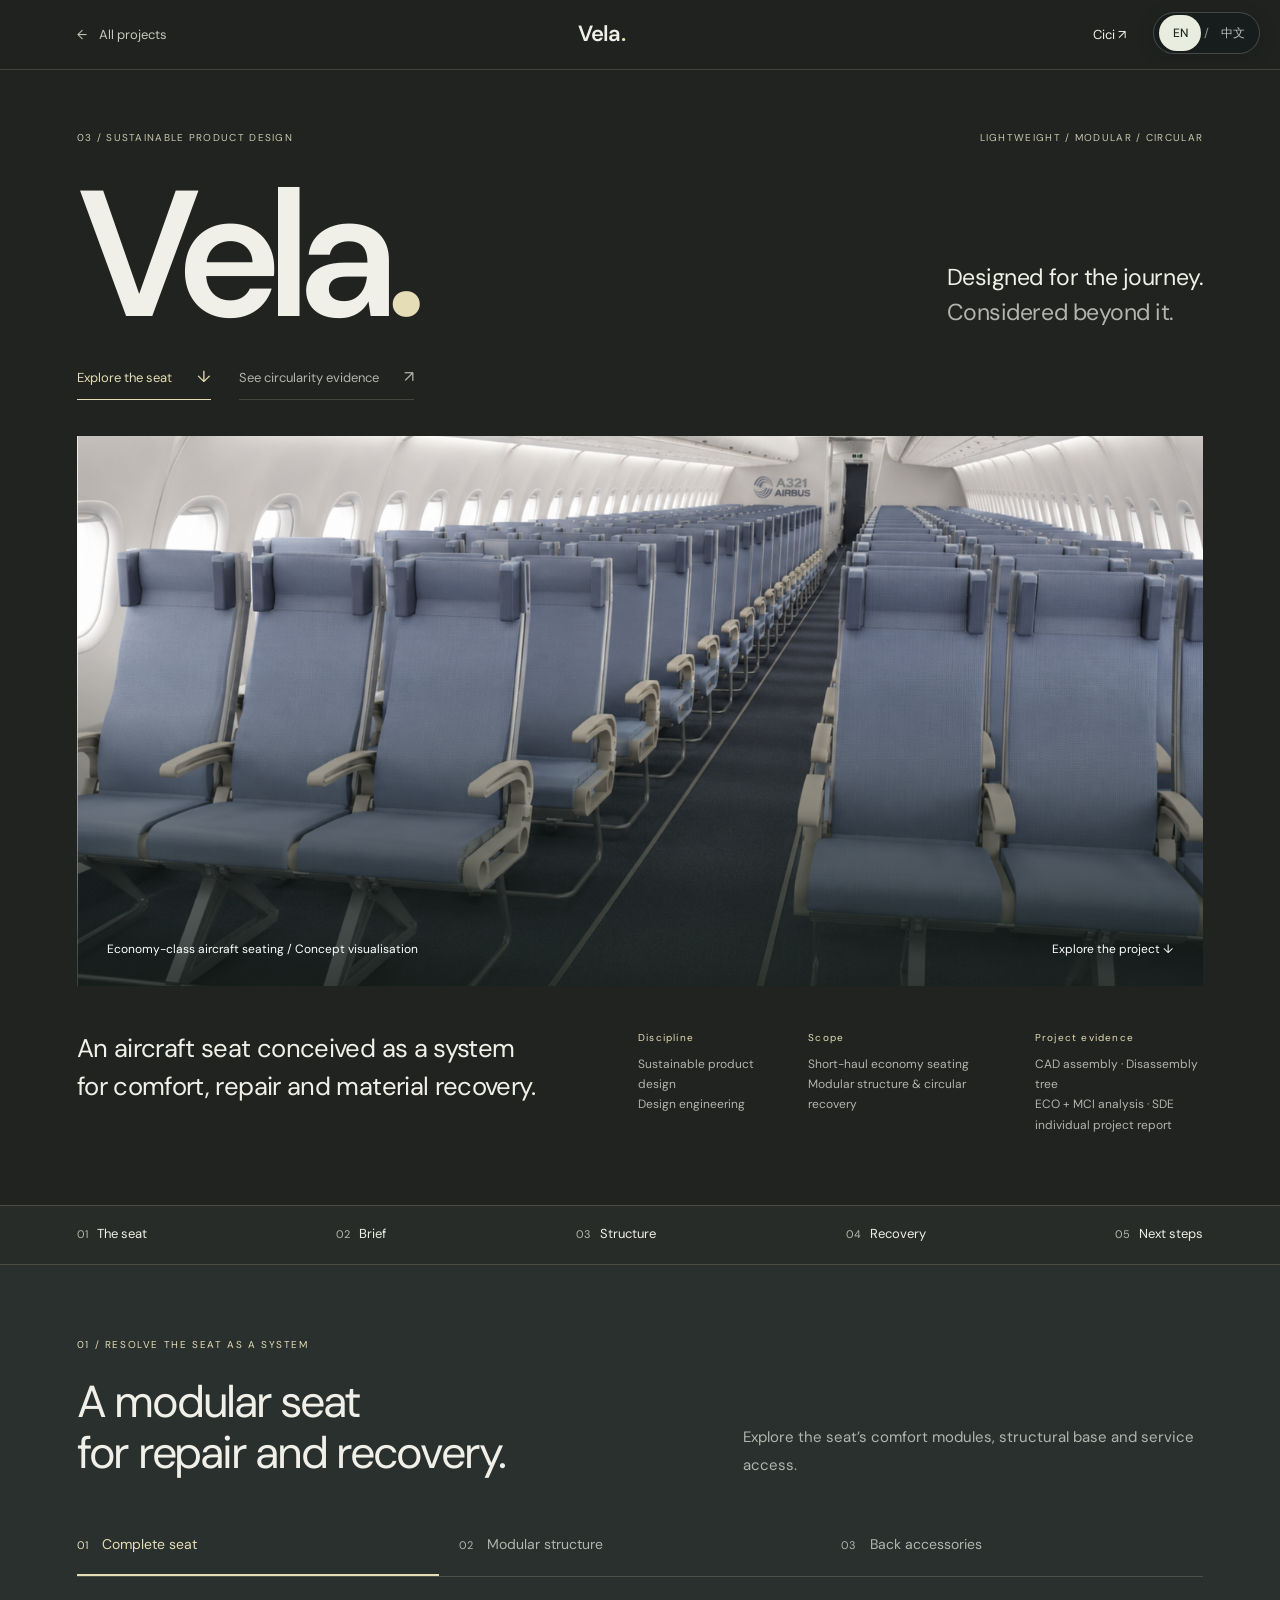
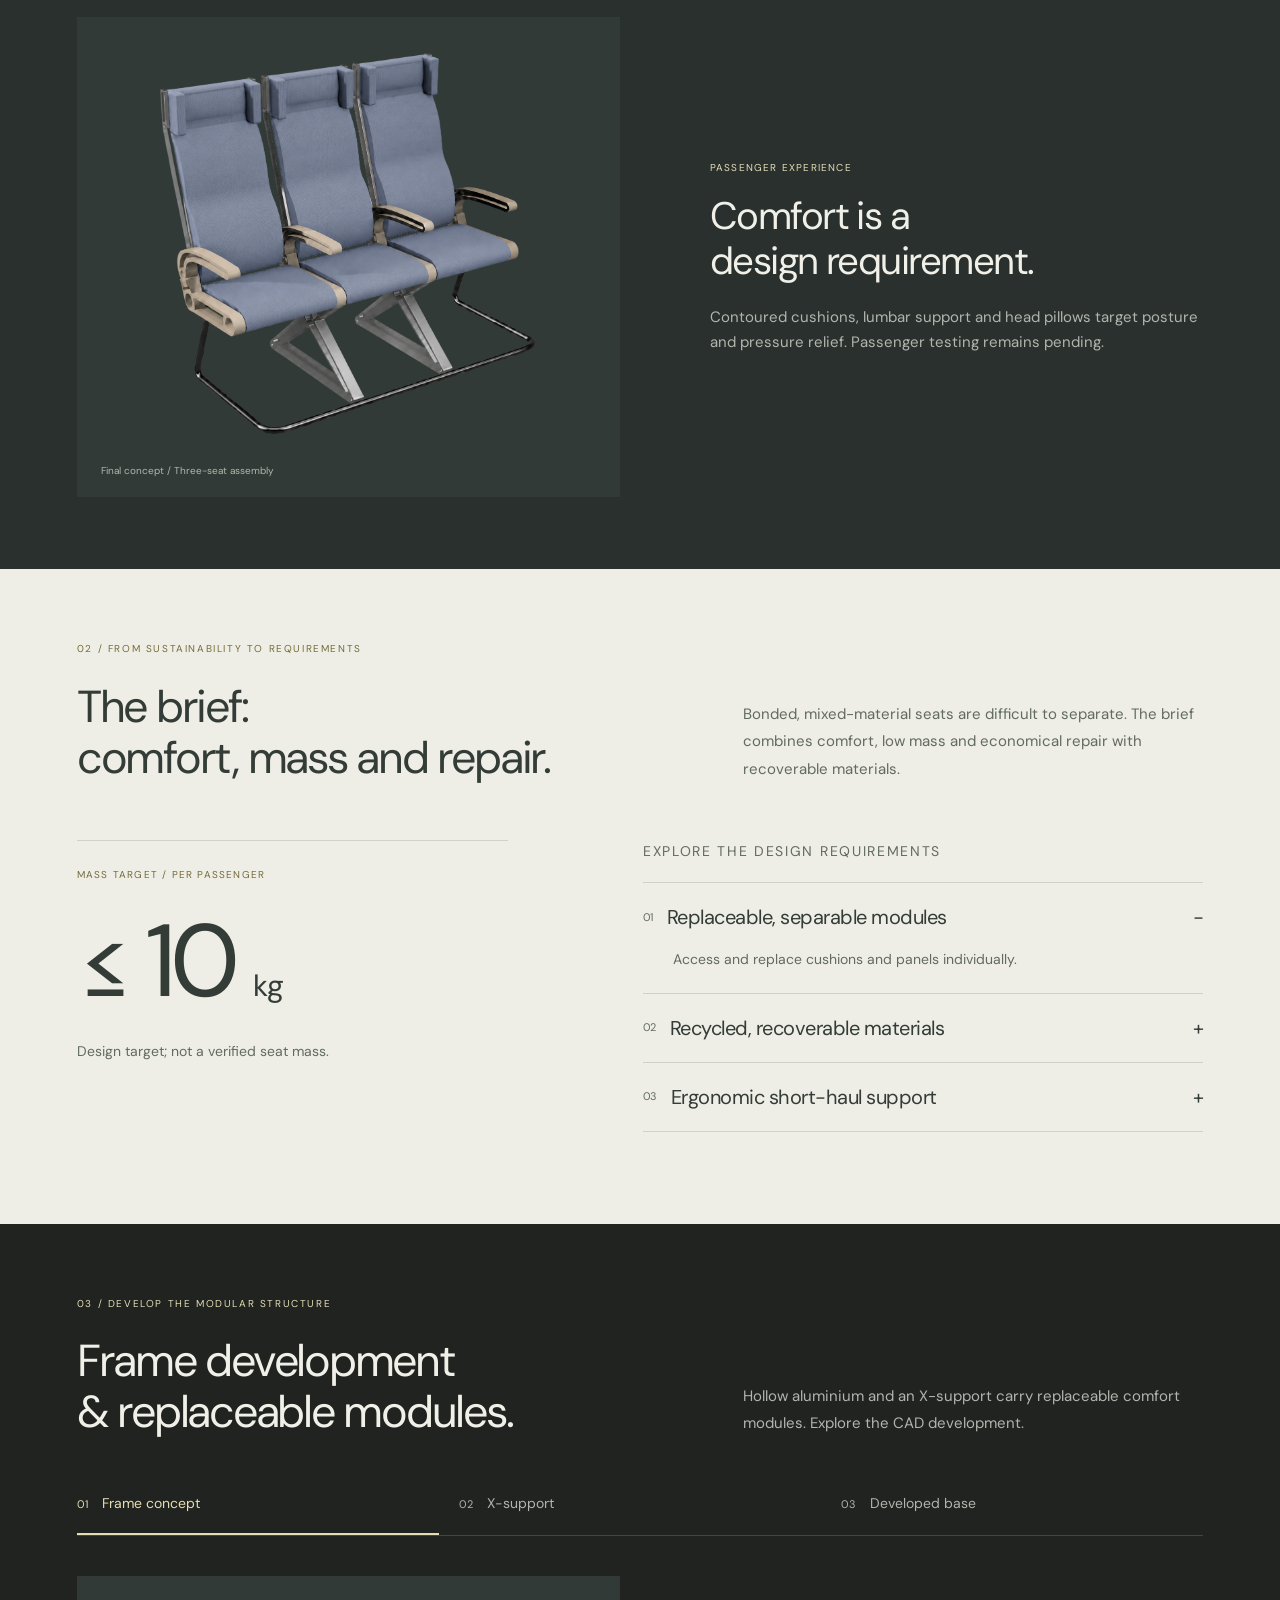
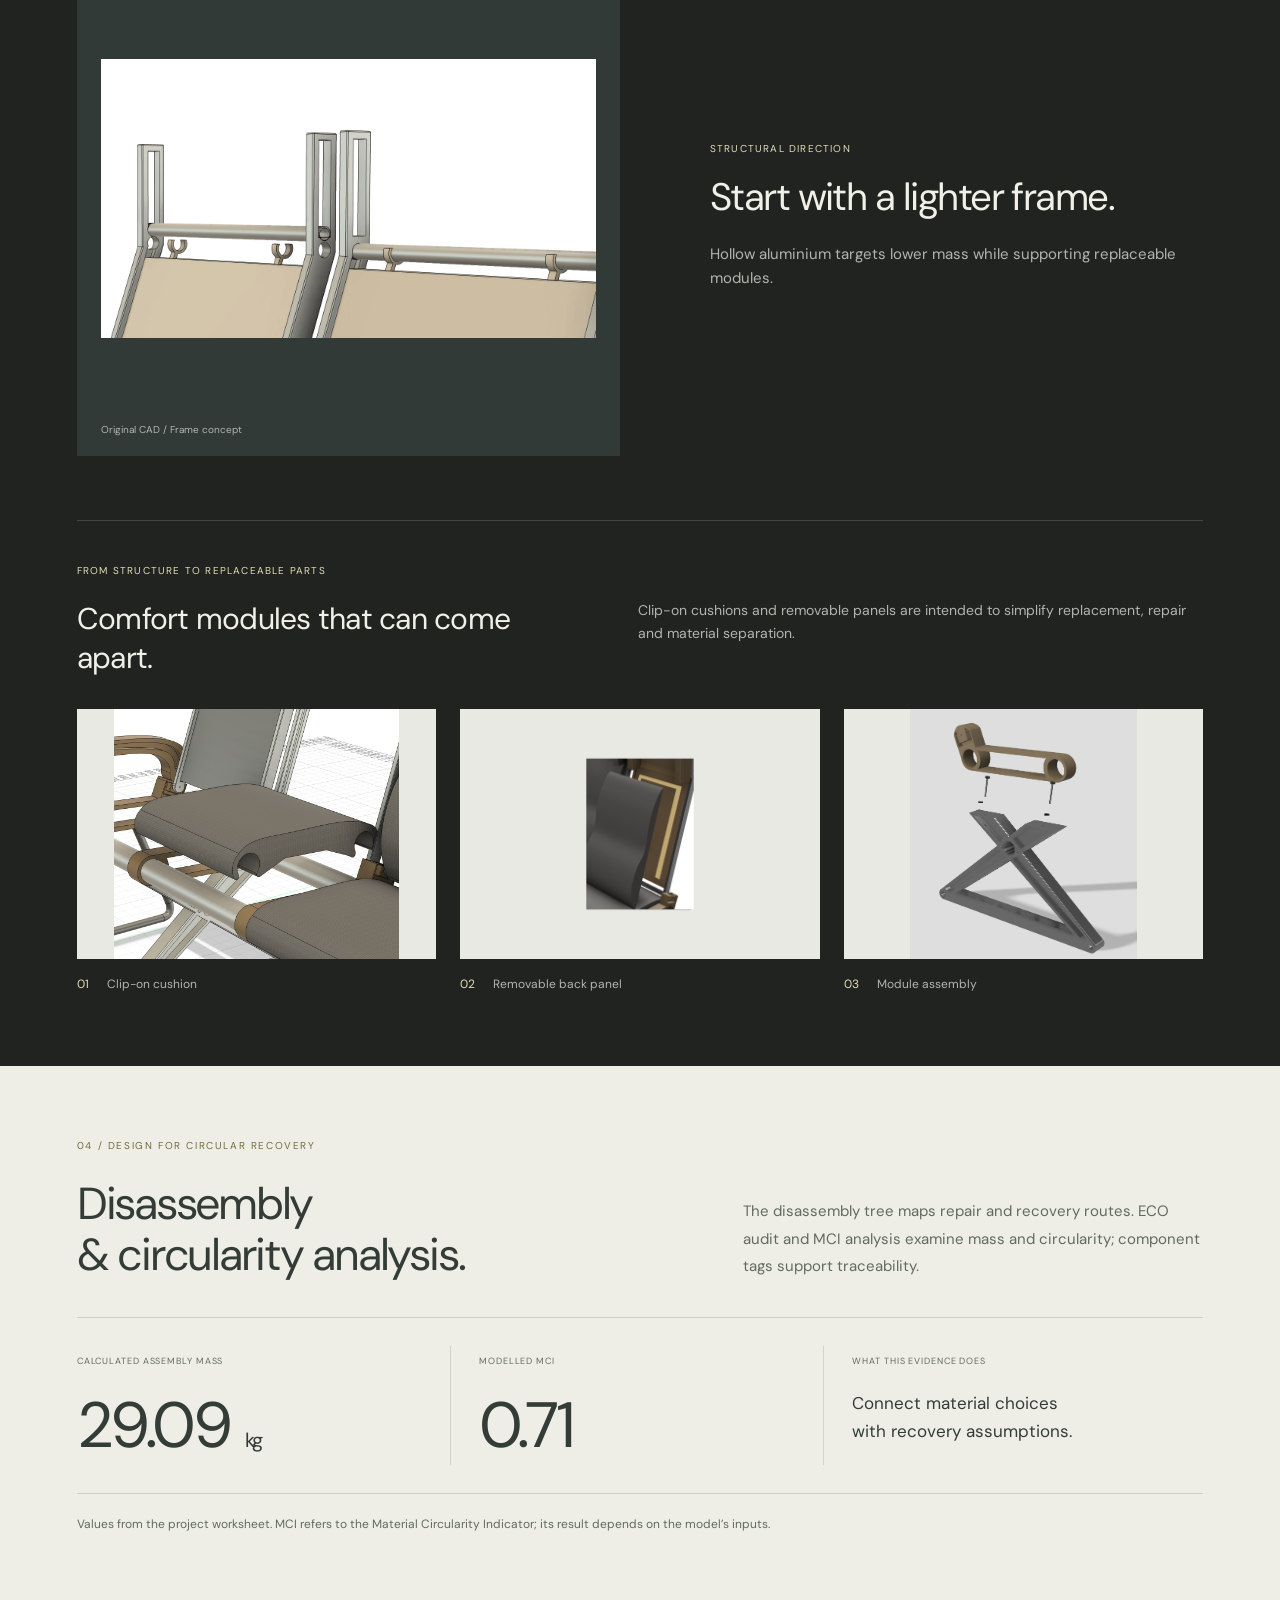
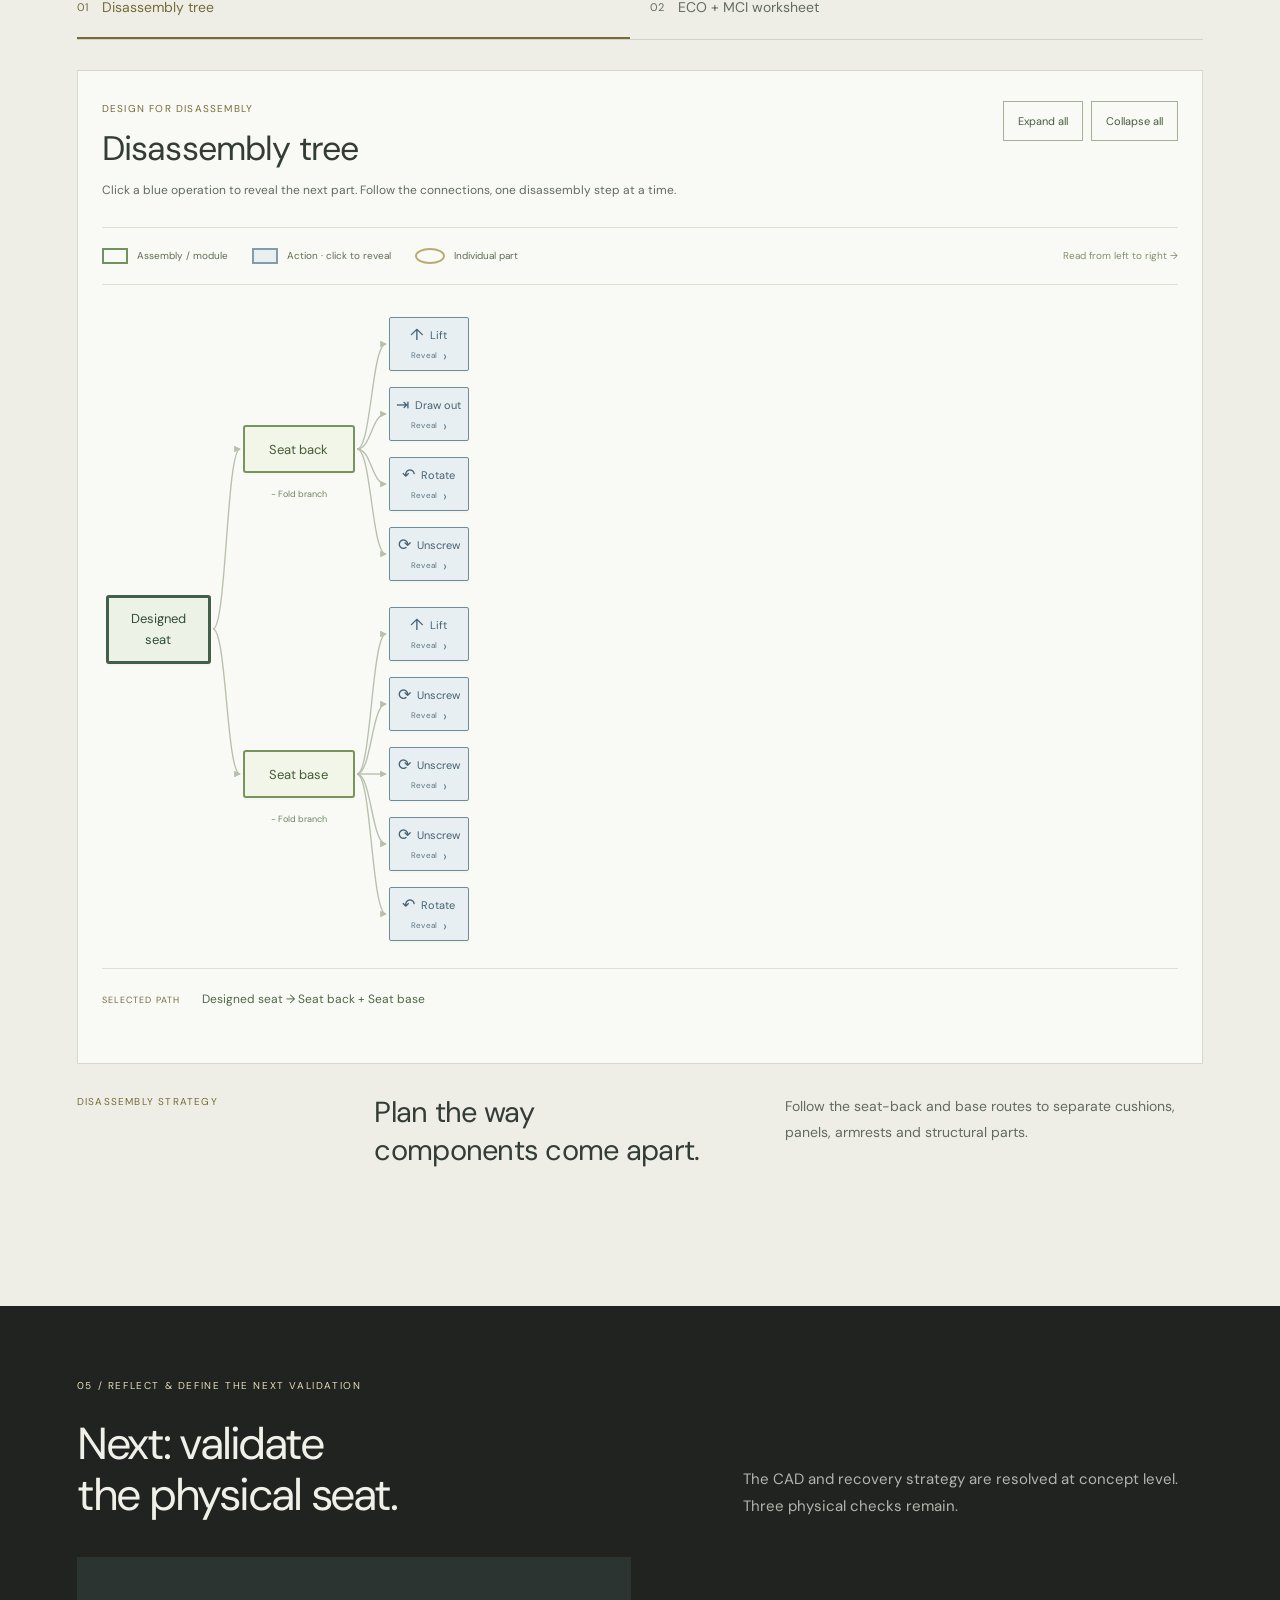
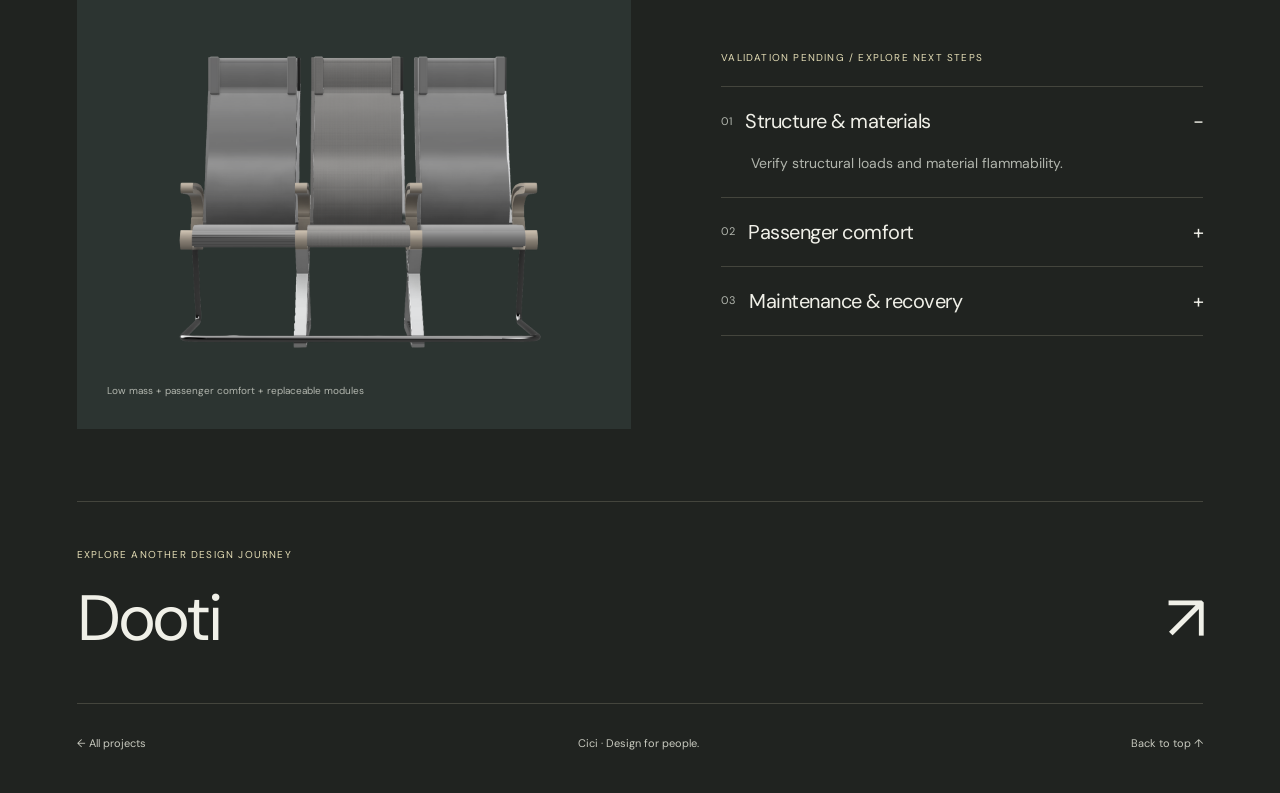
<file: vela.html>
<!doctype html>
<html lang="en" class="case-document">
<head>
<script>try{var l=new URLSearchParams(location.search).get('lang')||localStorage.getItem('cici-language');document.documentElement.lang=l==='zh'?'zh-CN':'en'}catch(e){document.documentElement.lang=new URLSearchParams(location.search).get('lang')==='zh'?'zh-CN':'en'}</script>
<script src="locales/zh-CN.js?v=20261005" defer></script>
<script src="i18n-dynamic.js?v=20261005" defer></script>
<script src="i18n.js?v=20261005" defer></script>

<meta charset="UTF-8"><meta name="viewport" content="width=device-width, initial-scale=1">
<meta name="theme-color" content="#202320"><meta name="description" content="Vela — a modular aircraft-seat concept by Cici. From lightweight design requirements to replaceable comfort modules, disassembly and circular recovery.">
<title>Vela — Modular Aircraft Seating · Cici</title>
<link rel="preload" href="assets/dm-sans-400.ttf" as="font" type="font/ttf" crossorigin>
<link rel="stylesheet" href="styles.css?v=20260916-2"><link rel="stylesheet" href="dooti.css?v=1"><link rel="stylesheet" href="vela.css?v=4">
<script src="case-study.js?v=20261005-i18n" defer></script>
<script src="vela-disassembly.js?v=4" defer></script>
<link rel="stylesheet" href="project-story.css?v=20260930-review">
<link rel="stylesheet" href="i18n.css?v=20261005">
</head>
<body class="case-study vela-study">
<a class="skip-link" href="#overview">Skip to project</a>
<header class="case-topbar"><a href="index.html#work" class="case-back"><span aria-hidden="true">←</span> All projects</a><a class="case-wordmark" href="#overview" aria-label="Vela project overview">Vela<span>.</span></a><a href="index.html#home">Cici <span aria-hidden="true">↗</span></a><div class="reading-progress" aria-hidden="true"></div></header>
<main>
<section id="overview" class="case-hero case-container" aria-labelledby="case-title">
<div class="hero-kicker"><span>03 / SUSTAINABLE PRODUCT DESIGN</span><span>LIGHTWEIGHT / MODULAR / CIRCULAR</span></div>
<div class="hero-heading"><h1 id="case-title">Vela<span>.</span></h1><p>Designed for the journey.<br><span>Considered beyond it.</span></p></div><div class="story-shortcuts" aria-label="Project highlights"><a href="#system" class="story-primary">Explore the seat<span aria-hidden="true">↓</span></a><a href="#recovery">See circularity evidence<span aria-hidden="true">↗</span></a></div>
<figure class="hero-photograph vela-hero"><img src="assets/vela/cabin.png" alt="Vela seating concept in a short-haul aircraft cabin" width="1477" height="1065" fetchpriority="high"><figcaption><span>Economy-class aircraft seating / Concept visualisation</span><a href="#system">Explore the project ↓</a></figcaption></figure>
<div class="project-overview"><p class="overview-lead">An aircraft seat conceived as a system for comfort, repair and material recovery.</p><dl><div><dt>Discipline</dt><dd>Sustainable product design<br>Design engineering</dd></div><div><dt>Scope</dt><dd>Short-haul economy seating<br>Modular structure &amp; circular recovery</dd></div><div><dt>Project evidence</dt><dd>CAD assembly · Disassembly tree<br>ECO + MCI analysis · SDE individual project report</dd></div></dl></div>
</section>
<nav class="case-nav" aria-label="Case study chapters" style="--story-chapters:5"><div><a href="#system">01 <span>The seat</span></a><a href="#challenge">02 <span>Brief</span></a><a href="#development">03 <span>Structure</span></a><a href="#recovery">04 <span>Recovery</span></a><a href="#reflection">05 <span>Next steps</span></a></div></nav>

<section id="system" class="case-section story-feature prototype-section" aria-labelledby="system-title"><div class="case-container"><p class="section-kicker">01 / RESOLVE THE SEAT AS A SYSTEM</p><div class="section-heading"><h2 id="system-title">A modular seat<br>for repair and recovery.</h2><p>Explore the seat’s comfort modules, structural base and service access.</p></div><div data-tabs><div class="prototype-tabs" role="tablist" aria-label="Explore the final seat system"><button type="button" role="tab" id="complete-tab" aria-controls="complete-panel" aria-selected="true" tabindex="0">01 <span>Complete seat</span></button><button type="button" role="tab" id="chassis-tab" aria-controls="chassis-panel" aria-selected="false" tabindex="-1">02 <span>Modular structure</span></button><button type="button" role="tab" id="accessories-tab" aria-controls="accessories-panel" aria-selected="false" tabindex="-1">03 <span>Back accessories</span></button></div><div id="complete-panel" role="tabpanel" aria-labelledby="complete-tab" tabindex="0" class="prototype-panel"><figure class="prototype-image vela-product-image"><img src="assets/vela/assembly.png" alt="Complete three-seat Vela assembly with contoured cushions and head pillows" width="1305" height="1205" loading="lazy"><figcaption>Final concept / Three-seat assembly</figcaption></figure><div class="prototype-copy"><span class="small-label">PASSENGER EXPERIENCE</span><h3>Comfort is a<br>design requirement.</h3><p>Contoured cushions, lumbar support and head pillows target posture and pressure relief. Passenger testing remains pending.</p></div></div><div id="chassis-panel" role="tabpanel" aria-labelledby="chassis-tab" tabindex="0" class="prototype-panel" hidden><figure class="prototype-image vela-product-image"><img src="assets/vela/base.png" alt="Vela modular base structure without cushions and back panels" width="692" height="638" loading="lazy"><figcaption>Final concept / Modular base structure</figcaption></figure><div class="prototype-copy"><span class="small-label">MODULAR ARCHITECTURE</span><h3>A structure designed<br>to be accessed.</h3><p>An aluminium frame and separable modules connect low mass with access for replacement.</p></div></div><div id="accessories-panel" role="tabpanel" aria-labelledby="accessories-tab" tabindex="0" class="prototype-panel" hidden><figure class="prototype-image vela-product-image"><img src="assets/vela/back.png" alt="Rear view of the Vela seats showing replaceable back panels and accessories" width="1460" height="1078" loading="lazy"><figcaption>Final concept / Back accessories</figcaption></figure><div class="prototype-copy"><span class="small-label">SERVICE & REPLACEMENT</span><h3>Design the back<br>for the next repair.</h3><p>Removable covers and mechanical fasteners avoid bonded joints, supporting repair, cleaning and recovery.</p></div></div></div></div></section>

<section id="challenge" class="case-section light-section" aria-labelledby="challenge-title"><div class="case-container">
<p class="section-kicker">02 / FROM SUSTAINABILITY TO REQUIREMENTS</p>
<div class="section-heading"><h2 id="challenge-title">The brief:<br>comfort, mass and repair.</h2><p>Bonded, mixed-material seats are difficult to separate. The brief combines comfort, low mass and economical repair with recoverable materials.</p></div>

<div class="requirements"><div><span class="small-label">MASS TARGET / PER PASSENGER</span><strong>≤ 10 <small>kg</small></strong><p>Design target; not a verified seat mass.</p></div><div class="insight-list"><p class="small-label">EXPLORE THE DESIGN REQUIREMENTS</p><details open><summary><span>01</span> Replaceable, separable modules</summary><p>Access and replace cushions and panels individually.</p></details><details><summary><span>02</span> Recycled, recoverable materials</summary><p>Select materials that can be separated and recovered.</p></details><details><summary><span>03</span> Ergonomic short-haul support</summary><p>Support posture and pressure relief within economy-class space.</p></details></div></div>

</div></section>

<section id="development" class="case-section case-container" aria-labelledby="development-title">
<p class="section-kicker">03 / DEVELOP THE MODULAR STRUCTURE</p><div class="section-heading"><h2 id="development-title">Frame development<br>&amp; replaceable modules.</h2><p>Hollow aluminium and an X-support carry replaceable comfort modules. Explore the CAD development.</p></div>
<div data-tabs><div class="prototype-tabs" role="tablist" aria-label="Structure development"><button type="button" role="tab" id="frame-tab" aria-controls="frame-panel" aria-selected="true" tabindex="0">01 <span>Frame concept</span></button><button type="button" role="tab" id="support-tab" aria-controls="support-panel" aria-selected="false" tabindex="-1">02 <span>X-support</span></button><button type="button" role="tab" id="base-tab" aria-controls="base-panel" aria-selected="false" tabindex="-1">03 <span>Developed base</span></button></div><div id="frame-panel" role="tabpanel" aria-labelledby="frame-tab" tabindex="0" class="prototype-panel"><figure class="prototype-image vela-product-image"><img src="assets/vela/frame-concept.png" alt="Early CAD study of the hollow aluminium seat frame" width="1306" height="736" loading="lazy"><figcaption>Original CAD / Frame concept</figcaption></figure><div class="prototype-copy"><span class="small-label">STRUCTURAL DIRECTION</span><h3>Start with a lighter frame.</h3><p>Hollow aluminium targets lower mass while supporting replaceable modules.</p></div></div><div id="support-panel" role="tabpanel" aria-labelledby="support-tab" tabindex="0" class="prototype-panel" hidden><figure class="prototype-image vela-product-image"><img src="assets/vela/x-support.png" alt="CAD structure showing the X-support beneath the seating frame" width="827" height="653" loading="lazy"><figcaption>Original CAD / X-support study</figcaption></figure><div class="prototype-copy"><span class="small-label">STRUCTURAL DEVELOPMENT</span><h3>Support the load.<br>Keep the structure open.</h3><p>The X-support develops the load-bearing base; strength still requires load testing.</p></div></div><div id="base-panel" role="tabpanel" aria-labelledby="base-tab" tabindex="0" class="prototype-panel" hidden><figure class="prototype-image vela-product-image"><img src="assets/vela/frame-development.png" alt="Developed seat base with cross supports and a connecting frame" width="879" height="562" loading="lazy"><figcaption>Original CAD / Base development</figcaption></figure><div class="prototype-copy"><span class="small-label">INTEGRATED STRUCTURE</span><h3>Make the base<br>part of the system.</h3><p>Supports and connecting members form an accessible, separable base.</p></div></div></div>
<div class="module-heading"><span class="small-label">FROM STRUCTURE TO REPLACEABLE PARTS</span><h3>Comfort modules that can come apart.</h3><p>Clip-on cushions and removable panels are intended to simplify replacement, repair and material separation.</p></div>
<div class="module-studies"><figure><img src="assets/vela/cushion.png" alt="CAD detail of a clip-on seat cushion" width="970" height="852" loading="lazy"><figcaption><span>01</span> Clip-on cushion</figcaption></figure><figure><img src="assets/vela/panel.png" alt="CAD study of the removable seat-back panel" width="2048" height="2048" loading="lazy"><figcaption><span>02</span> Removable back panel</figcaption></figure><figure><img src="assets/vela/module.png" alt="CAD view of the modular seat base and armrest assembly" width="577" height="637" loading="lazy"><figcaption><span>03</span> Module assembly</figcaption></figure>
</div></section>

<section id="recovery" class="case-section light-section" aria-labelledby="recovery-title"><div class="case-container"><p class="section-kicker">04 / DESIGN FOR CIRCULAR RECOVERY</p><div class="section-heading"><h2 id="recovery-title">Disassembly<br>&amp; circularity analysis.</h2><p>The disassembly tree maps repair and recovery routes. ECO audit and MCI analysis examine mass and circularity; component tags support traceability.</p></div>
<div class="evidence-metrics"><div><span>CALCULATED ASSEMBLY MASS</span><strong>29.09 <small>kg</small></strong></div><div><span>MODELLED MCI</span><strong>0.71</strong></div><div><span>WHAT THIS EVIDENCE DOES</span><p>Connect material choices<br>with recovery assumptions.</p></div></div>
<p class="evidence-note">Values from the project worksheet. MCI refers to the Material Circularity Indicator; its result depends on the model’s inputs.</p>
<div data-tabs><div class="prototype-tabs" role="tablist" aria-label="Circular design evidence"><button type="button" role="tab" id="disassembly-tab" aria-controls="disassembly-panel" aria-selected="true" tabindex="0">01 <span>Disassembly tree</span></button><button type="button" role="tab" id="circularity-tab" aria-controls="circularity-panel" aria-selected="false" tabindex="-1">02 <span>ECO + MCI worksheet</span></button></div><div id="disassembly-panel" role="tabpanel" aria-labelledby="disassembly-tab" tabindex="0" class="evidence-panel"><section class="disassembly-explorer" aria-labelledby="tree-title">
<div class="tree-heading"><div><span class="small-label">DESIGN FOR DISASSEMBLY</span><h3 id="tree-title">Disassembly tree</h3><p>Click a blue operation to reveal the next part. Follow the connections, one disassembly step at a time.</p></div><div class="tree-controls"><button type="button" class="tree-reset">Expand all</button><button type="button" class="tree-reset tree-collapse">Collapse all</button></div></div>
<div class="tree-legend" aria-label="Diagram key"><span><i class="legend-module" aria-hidden="true"></i>Assembly / module</span><span><i class="legend-action" aria-hidden="true"></i>Action · click to reveal</span><span><i class="legend-part" aria-hidden="true"></i>Individual part</span><small>Read from left to right →</small></div>
<p class="tree-pan-hint">Swipe horizontally to follow the connections →</p>
<div class="tree-scroll" tabindex="0" role="region" aria-label="Interactive disassembly tree. Scroll horizontally on smaller screens."><div id="disassembly-graph"></div></div>
<div class="tree-path"><span class="small-label">SELECTED PATH</span><p id="disassembly-path">Designed seat → Seat back + Seat base</p></div><p id="disassembly-status" class="tree-sr-only" role="status" aria-live="polite" aria-atomic="true"></p>
<noscript><p>Enable JavaScript to explore the component connections.</p></noscript>
</section><div class="evidence-reading"><span class="small-label">DISASSEMBLY STRATEGY</span><h3>Plan the way<br>components come apart.</h3><p>Follow the seat-back and base routes to separate cushions, panels, armrests and structural parts.</p></div></div><div id="circularity-panel" role="tabpanel" aria-labelledby="circularity-tab" tabindex="0" class="evidence-panel" hidden><button class="evidence-image" type="button" data-enlarge aria-label="Enlarge modelled circularity"><img src="assets/vela/eco-mci.png" alt="Original circularity worksheet reporting product mass 29.0885 kg and modelled MCI 0.71, with material, collection and longevity assumptions" width="1080" height="940" loading="lazy"><span>Inspect original evidence <span aria-hidden="true">↗</span></span></button><div class="evidence-reading"><span class="small-label">MODELLED CIRCULARITY</span><h3>Make the material<br>assumptions visible.</h3><p>The worksheet calculates 29.0885 kg and MCI 0.71 from material, collection and longevity assumptions. Maintenance and recovery trials remain pending.</p></div></div></div>

</div></section>

<section id="reflection" class="case-section case-container" aria-labelledby="reflection-title"><p class="section-kicker">05 / REFLECT &amp; DEFINE THE NEXT VALIDATION</p><div class="section-heading"><h2 id="reflection-title">Next: validate<br>the physical seat.</h2><p>The CAD and recovery strategy are resolved at concept level. Three physical checks remain.</p></div>
<div class="reflection-layout"><figure class="final-seat"><img src="assets/vela/front.png" alt="Front view of the complete three-seat Vela concept" width="1284" height="1158" loading="lazy"><figcaption>Low mass + passenger comfort + replaceable modules</figcaption></figure><div class="insight-list"><p class="small-label">VALIDATION PENDING / EXPLORE NEXT STEPS</p><details open><summary><span>01</span> Structure &amp; materials</summary><p>Verify structural loads and material flammability.</p></details><details><summary><span>02</span> Passenger comfort</summary><p>Test cushions, lumbar support and head pillows on short-haul journeys.</p></details><details><summary><span>03</span> Maintenance &amp; recovery</summary><p>Trial module replacement, fastener access and material separation.</p></details></div></div>

</section></main>
<footer class="case-footer case-container"><a href="dooti.html"><span class="small-label">EXPLORE ANOTHER DESIGN JOURNEY</span><span>Dooti <span aria-hidden="true">↗</span></span></a><div><a href="index.html#work">← All projects</a><span>Cici · Design for people.</span><a href="#overview">Back to top ↑</a></div></footer>
<dialog class="image-viewer" aria-labelledby="image-viewer-title"><div class="viewer-toolbar"><h2 id="image-viewer-title">Vela / Design evidence</h2><button type="button" class="viewer-close" aria-label="Close enlarged image">Close ×</button></div><div class="viewer-scroll"><img id="viewer-image" alt=""></div><p id="viewer-caption"></p></dialog>
</body></html>
</file>
<file: styles.css>
@font-face{font-family:'Manrope';font-style:normal;font-weight:700;font-display:swap;src:url('assets/manrope-700.ttf') format('truetype')}
@font-face{font-family:'DM Sans';font-style:normal;font-weight:400;font-display:swap;src:url('assets/dm-sans-400.ttf') format('truetype')}
@font-face{font-family:'DM Sans';font-style:normal;font-weight:500;font-display:swap;src:url('assets/dm-sans-500.ttf') format('truetype')}
@font-face{font-family:'DM Sans';font-style:normal;font-weight:600;font-display:swap;src:url('assets/dm-sans-600.ttf') format('truetype')}
@font-face{font-family:'DM Sans';font-style:normal;font-weight:700;font-display:swap;src:url('assets/dm-sans-700.ttf') format('truetype')}
:root{color-scheme:dark;--background:#161b20;--text:#f6f3f1;--muted:#a6a3a4;--pink:#edabc7;--sage:#b4d0aa;--slate:#b8dfef;--experience-paper:linear-gradient(135deg,#edece3 0%,#e2e8de 58%,#d8e2dd 100%);--line:#ffffff24;--font:'DM Sans','PingFang SC','Microsoft YaHei',sans-serif}
*{box-sizing:border-box}
html{scroll-behavior:smooth;scroll-snap-type:y mandatory}
html.navigating{scroll-behavior:auto;scroll-snap-type:none}
body{margin:0;background:var(--background);color:var(--text);font-family:var(--font);-webkit-font-smoothing:antialiased}
a{color:inherit;text-decoration:none;-webkit-tap-highlight-color:transparent}
a:focus-visible{outline:2px solid var(--section-color,var(--pink));outline-offset:8px}
::selection{background:#9b667e;color:#fff}
.opening-book{position:relative;scroll-snap-align:start;scroll-snap-stop:always}
.opening-stage{position:relative}
.scene-background{display:none}
.chapter-stop{position:absolute;top:max(480px,100svh);left:0;width:1px;height:1px;scroll-snap-align:start;scroll-snap-stop:always;pointer-events:none}
.landing{position:relative;height:100svh;min-height:480px;overflow:hidden;background:#171b21 url('assets/home-atmosphere.png') center/cover no-repeat}
.identity{position:absolute;top:7.5%;left:5.3%;right:5.3%;z-index:2}
.identity-label{font:400 clamp(8px,.88vw,14px)/1.5 'SFMono-Regular',Consolas,monospace;letter-spacing:.22em;color:#d5c8cf;margin:0 0 2.7vh}
h1{font-size:clamp(32px,3.9vw,74px);font-weight:400;line-height:1.14;letter-spacing:-.043em;margin:0}
h1 span{white-space:nowrap}
.identity-role{font-size:clamp(16px,1.85vw,30px);font-weight:600;line-height:1.35;letter-spacing:-.015em;margin:.7vh 0 0;color:#e3dde1}
.identity::after{content:'';display:block;width:44px;height:1px;background:#e3d7db;margin-top:3vh}
.background-statement{position:absolute;left:7.1%;top:31.5%;margin:0;font-family:'Manrope',var(--font);font-size:clamp(62px,min(9.4vw,15svh),180px);font-weight:700;letter-spacing:-.055em;line-height:.94;z-index:1;user-select:none}
.background-statement span{display:block;color:rgb(218 159 184 / .7)}

.background-statement span:last-child{color:rgb(175 190 167 / .7)}
.hello-position{position:absolute;left:50.5%;top:33.5%;width:32%;z-index:2;pointer-events:none;will-change:transform,opacity}
.hello-float{position:relative;width:100%;transform-origin:50% 50%;animation:bubble-float 8s ease-in-out infinite}
.hello-image{display:block;width:100%;height:auto;opacity:1;filter:brightness(.91) saturate(.82)}
.hello-canvas{display:block;position:absolute;inset:0;width:100%;height:100%;opacity:0}
.hello-float.webgl-ready .hello-image{opacity:0}
.hello-float.webgl-ready .hello-canvas{opacity:1}
@keyframes bubble-float{0%,100%{transform:translate3d(0,3px,0) rotate(-1deg)}50%{transform:translate3d(0,-9px,0) rotate(.7deg)}}
.entry-nav{position:absolute;left:7.2%;right:7.2%;bottom:15.2%;display:grid;grid-template-columns:repeat(3,minmax(0,1fr));gap:8.1%;z-index:3}
[data-section="about"]{--section-color:var(--pink)}
[data-section="work"]{--section-color:var(--sage)}
[data-section="experience"]{--section-color:var(--slate)}
.entry-nav a{position:relative;display:grid;grid-template-columns:auto 1fr auto;align-items:center;gap:1.5vw;padding:12px 0 8px;border-bottom:1px solid var(--section-color);min-height:48px}
.entry-nav a+a::before{content:'';position:absolute;left:-14%;top:0;bottom:-18px;width:1px;background:#d9d2d338}
.entry-number{font-size:clamp(20px,2vw,34px);line-height:1;color:var(--section-color);letter-spacing:-.045em}
.entry-title{font-size:clamp(15px,1.5vw,25px);font-weight:400;white-space:nowrap}
.entry-arrow{font-size:clamp(18px,1.65vw,27px);color:var(--section-color);transition:transform .3s ease}
.entry-nav a:hover .entry-arrow{transform:translate(3px,-3px)}
.entry-nav a:hover .entry-title{color:var(--section-color)}
.page-turn{display:inline-flex;align-items:center;gap:12px;min-height:44px;padding:8px 3px;font-size:16px;line-height:1.25;font-weight:400}
.cover-turn{position:absolute;left:50%;bottom:4.3%;transform:translateX(-50%);display:flex;flex-direction:column;gap:6px;font-size:16px;font-weight:400;letter-spacing:.035em;color:#dbd4d2b8;z-index:3;transition:color .3s ease}
.cover-turn:hover{color:#f3ece8}
.cover-turn .turn-arrow{width:16px;height:24px;color:#ded7d1a8}
.cover-turn svg{display:block;width:100%;height:100%}
.turn-arrow{display:inline-block;font-size:25px;font-weight:400;line-height:1.2;transition:transform .3s ease}
.page-turn:hover .turn-arrow{transform:translateY(4px)}
.book-page{min-height:100svh;scroll-snap-align:start;scroll-snap-stop:always}
.chapter{position:relative;display:flex;flex-direction:column;min-height:100svh;padding:5.2vh 6% 3vh;overflow:hidden}
.chapter-header{display:flex;justify-content:space-between;align-items:center;gap:24px;font-size:16px;line-height:1.3;min-height:44px}
.chapter-header>span{padding:12px 0;border-bottom:1px solid var(--section-color);min-width:28%}
.chapter-index{color:var(--section-color);font-size:18px;margin-right:20px}
.chapter-header>a{padding:12px 0;border-bottom:1px solid currentColor}
.chapter-header>a span{margin-left:14px}
.chapter-translation{font-size:11px;opacity:.5;margin-left:10px}
.chapter-body{flex:1;display:grid;grid-template-columns:1fr 1fr;align-items:center;gap:9%;padding:6vh 0}
.chapter h2{font-size:clamp(50px,6.7vw,110px);font-weight:600;line-height:1;letter-spacing:-.065em;margin:0}
.full-name{font-size:clamp(27px,3.3vw,56px);line-height:1.2;letter-spacing:-.045em;margin:20px 0 0;color:#787c76}
.about-page{--section-color:#d681a4;--line:#14181520;color:#141615;color-scheme:light;background:#eef1e7;isolation:isolate}
.about-page::before,.light-wash::before{content:'';position:absolute;width:68%;height:80%;left:-18%;top:-53%;border-radius:50%;background:radial-gradient(ellipse at 60% 85%,#eecbd183,transparent 75%);transform:rotate(-20deg);pointer-events:none;z-index:-1}
.about-page::after,.light-wash::after{content:'';position:absolute;right:-22%;bottom:-58%;width:70%;height:86%;border-radius:50%;background:linear-gradient(125deg,#b9c8b535,transparent 70%);transform:rotate(-28deg);pointer-events:none;z-index:-1}
.about-layout{grid-template-columns:1fr 1fr;gap:5%;padding:5vh 0}
.about-copy{border-left:1px solid #18211920;padding-left:12%}
.about-copy p{font-size:clamp(13px,1.15vw,18px);line-height:1.55;color:#747970;margin:0 0 16px}
.about-copy .lead{color:#161917;font-size:clamp(22px,2.3vw,36px);font-weight:600;line-height:1.25;letter-spacing:-.035em;margin-bottom:24px}
.about-copy .school{font-size:clamp(19px,1.9vw,30px);line-height:1.2;letter-spacing:-.03em}
.about-rule{width:32px;height:2px;background:#d988aa;margin:24px 0}
.about-copy .focus-areas{font-size:clamp(19px,1.65vw,27px);line-height:1.25;margin:24px 0 0}
.chapter-footer{display:flex;align-items:center;justify-content:space-between;gap:24px;padding-top:12px}
.page-count,.previous-page{font-size:12px;color:var(--muted)}
.about-page .chapter-footer{justify-content:center;position:relative;color:#7a8972}
.about-page .page-count{position:absolute;left:0;color:#889180}
.about-page .page-turn{flex-direction:row-reverse;gap:15px}
.work-page{--section-color:var(--sage);background:#151c18}
.experience-page{--section-color:#52727a;--muted:#66756c;color:#253c39;color-scheme:light;background:var(--experience-paper)}
.experience-page .chapter-description{color:#53635f}.experience-page .coming-soon{color:#66756c}.experience-page h2 span{color:#78947e}
.eyebrow{font:10px/1.4 monospace;letter-spacing:.18em;color:var(--section-color);margin:0 0 24px}
.chapter-description{font-size:16px;color:#c6c8c3;line-height:1.8;margin:28px 0 0}
.coming-soon{font-size:13px;color:var(--muted);line-height:1.8;margin-top:20px}
.preview-art{display:grid;place-items:center;aspect-ratio:1.2;border-radius:2px}
.preview-art svg{width:94%}
.work-art{background:radial-gradient(ellipse,#81987b25,transparent 70%)}
.experience-art{background:radial-gradient(ellipse,#7e9b872b,transparent 70%)}
/* The opening spread stays pinned for one viewport of native scroll. */
.motion-ready .opening-book{height:200svh}
.motion-ready .opening-stage{position:sticky;top:0;height:100svh;overflow:clip;isolation:isolate}
.motion-ready .scene-background{display:block;position:absolute;inset:0;z-index:-1;background:#171b21 url('assets/home-atmosphere.png') center/cover no-repeat}
.light-wash{position:absolute;inset:0;opacity:0;background:linear-gradient(145deg,#f5e8e9 0%,#edf1e7 53%,#e9eee4 100%);isolation:isolate;overflow:hidden;will-change:opacity}
.motion-ready .landing{position:absolute;inset:0;min-height:0;background:none}
.motion-ready .about-page{position:absolute;inset:0;min-height:0;background:transparent;opacity:0;transform:translateY(85vh);will-change:transform,opacity}
.motion-ready .about-page::before,.motion-ready .about-page::after{display:none}
.motion-ready .identity,.motion-ready .background-statement,.motion-ready .entry-nav{will-change:transform,opacity}
.opening-book.offscreen .hello-float{animation-play-state:paused}
@media(min-width:1800px){.identity{top:9%}.background-statement{font-size:min(9.4vw,15svh)}.hello-position{top:32%}}
@media(max-width:700px){
 .identity{top:7%;left:7%;right:7%}.identity-label{font-size:8px;letter-spacing:.16em;margin-bottom:20px}
 h1{font-size:clamp(26px,7.3vw,49px);letter-spacing:-.05em}h1 span{display:inline}
 .identity-role{font-size:16px;margin-top:10px}.identity::after{width:28px;margin-top:22px}
 .background-statement{left:7%;top:30%;font-size:min(15vw,8.4svh,88px);line-height:.94;letter-spacing:-.055em}
 .hello-position{left:auto;right:7%;top:57%;width:min(48%,26svh)}
 .hello-float{animation-name:bubble-float-mobile}
 .entry-nav{left:7%;right:7%;bottom:16%;gap:6%}
 .entry-nav a{grid-template-columns:1fr auto;gap:8px;padding-bottom:9px}.entry-number{grid-column:1/-1;font-size:22px}
 .entry-title{font-size:13px}.entry-arrow{font-size:17px}.entry-nav a+a::before{left:-10%;bottom:-8px}
 .cover-turn{bottom:5%;font-size:15px;gap:5px}.turn-arrow{font-size:23px}
 .chapter{padding:4vh 7% 3vh}.chapter-header{font-size:13px}.chapter-index{font-size:15px;margin-right:12px}
 .chapter-header>span{min-width:42%}.chapter-header>a span{margin-left:8px}
 .chapter-body{grid-template-columns:1fr;gap:30px;padding:5vh 0}.chapter h2{font-size:56px}
 .about-layout{gap:25px;padding:4vh 0;align-content:center}.about-page h2{font-size:clamp(44px,11.8vw,64px);line-height:.98}
 .full-name{font-size:27px;margin-top:12px}.about-copy{padding-left:0;padding-top:22px;border-left:0;border-top:1px solid #18211920}
 .about-copy .lead{font-size:23px;margin-bottom:16px}.about-copy .school{font-size:18px}
 .about-copy p{font-size:12px;line-height:1.4;margin-bottom:10px}.about-rule{margin:16px 0}
 .about-copy .focus-areas{font-size:17px;margin-top:16px}.chapter-footer{padding-top:0}.page-turn{font-size:14px}
 .cover-turn{font-size:15px}.preview-art{aspect-ratio:1.8}.project-layout{align-content:center}
}
@keyframes bubble-float-mobile{0%,100%{transform:translate3d(0,2px,0) rotate(-.5deg)}50%{transform:translate3d(0,-4px,0) rotate(.5deg)}}
@media(max-height:650px) and (min-width:701px){
 .identity{top:6%}.identity-label{margin-bottom:12px}.identity::after{margin-top:12px}.identity-role{font-size:18px}
 h1{font-size:clamp(32px,4vw,50px)}.background-statement{top:33%;font-size:min(9.4vw,14svh)}
 .hello-position{top:32%;width:29%}.cover-turn{bottom:2%;font-size:14px}.entry-nav{bottom:18%}
 .about-page{padding-top:3vh;padding-bottom:2vh}.about-page h2{font-size:10vh}.about-copy p{font-size:12px;margin-bottom:10px}.about-copy .lead{font-size:24px;margin-bottom:14px}.about-copy .school{font-size:20px}.about-copy .focus-areas{font-size:18px;margin-top:12px}.about-rule{margin:14px 0}.full-name{font-size:30px}.about-layout{padding:3vh 0}
}
@media(prefers-reduced-motion:reduce){html{scroll-behavior:auto;scroll-snap-type:y proximity}*,*::before,*::after{animation:none!important;transition:none!important}}

.motion-ready .chapter-stop{top:100svh}

/* An open, vertical biography: introduction, personal details, then skills. */
.chapter .chapter-header{position:relative;flex:none;min-height:48px}
.about-page .chapter-header>span{min-width:0;width:24%;max-width:210px}
.about-page .about-layout{display:block;width:100%;max-width:1080px;margin:0 auto;padding:0;flex:1 0 auto}
.about-story{padding:clamp(72px,11svh,140px) 0 clamp(84px,13svh,160px)}
.about-page .about-story h2{font-size:clamp(48px,6vw,88px);font-weight:600;line-height:1.08;letter-spacing:-.055em;margin:0 0 32px}
.about-story h2>span{color:#a57688}
.about-story p{max-width:760px;font-size:clamp(18px,1.65vw,24px);line-height:1.65;letter-spacing:-.018em;color:#73796f;margin:0}
.about-story strong{font-weight:500;color:#8f697e}
.profile-column{display:grid;grid-template-columns:minmax(220px,.7fr) minmax(0,1.4fr);align-items:center;gap:10%;padding:64px 0 76px;border-top:1px solid #1d30241c}
.profile-portrait{width:100%;max-width:280px;aspect-ratio:4/5;background:transparent;mix-blend-mode:multiply}
.profile-portrait img{display:block;width:100%;height:auto;mask-image:linear-gradient(to bottom,transparent 0%,#000 5%,#000 93%,transparent 100%)}
.profile-information{min-width:0}
.section-label{font-size:12px;line-height:1.4;letter-spacing:.1em;font-weight:400;color:#95988d;margin:0 0 22px}
.profile-name{font-size:clamp(25px,2.7vw,40px);font-weight:500;letter-spacing:-.04em;line-height:1.2;margin:0 0 20px}
.profile-name span{white-space:nowrap}
.profile-education{font-size:15px;line-height:1.75;color:#70776e;margin:0}
.profile-education strong{font-weight:500;color:#465044}
.profile-education>span{font-size:13px}
.profile-traits{display:flex;gap:12px 24px;flex-wrap:wrap;margin:25px 0 28px;font-size:12px;color:#73816a}
.profile-traits span{border-bottom:1px solid #89998155;padding-bottom:7px}
.profile-contact{display:grid;grid-template-columns:1fr 1fr;gap:8px 20px;border-top:1px solid #1d30241c;padding-top:22px;font-size:13px;font-style:normal;color:#74796f;line-height:1.7}
.profile-contact a{display:block;width:fit-content;padding:3px 0}
.profile-contact .contact-email{grid-column:1/-1;font-size:17px;color:#465443;letter-spacing:-.01em;padding:4px 0}
.contact-email span{margin-left:12px;color:#9d7783}
.profile-contact p{grid-column:1/-1;margin:0 0 8px}
.contact-separator{padding:0 6px;opacity:.4}
.profile-contact a:hover{color:#9b6379;text-decoration:underline;text-underline-offset:4px}
.skills-section{margin:0;padding:68px 0 90px;border-top:1px solid #1d30241c}
.skills-section h3{font-size:clamp(32px,3.5vw,48px);font-weight:500;letter-spacing:-.04em;margin:0 0 46px}
.skills-section h3>span{display:block;font-size:14px;font-weight:400;letter-spacing:0;color:#95998e;margin:12px 0 0}
.skills-grid{display:grid;grid-template-columns:minmax(0,1fr) minmax(0,1.65fr);gap:7%}
.skill-column h4{font-size:28px;line-height:1.2;letter-spacing:-.03em;font-weight:500;margin:0 0 22px}
.design-skills{--skill-color:#a0778e}.engineering-skills{--skill-color:#7a8c6e}
.skill-column h4{color:var(--skill-color)}
.skill-column p{font-size:15px;line-height:1.8;color:#747a70;margin:0 0 30px;max-width:440px}
@media(min-width:901px){.skill-column p{min-height:81px}}
.tool-list{display:grid;grid-template-columns:repeat(2,minmax(0,1fr));gap:12px;list-style:none;padding:0;margin:0}
.engineering-skills .tool-list{grid-template-columns:repeat(3,minmax(0,1fr))}
.tool-list li{display:flex;flex-direction:column;align-items:flex-start;gap:19px;min-width:0;padding:21px 14px 18px;border:1px solid #6d7b681c;border-radius:3px;background:#ffffff24;font-size:13px;line-height:1.4;color:#455244;transition:background .25s,border-color .25s}
.tool-logo{display:flex;align-items:center;justify-content:flex-start;width:100%;height:46px}
.tool-logo img{display:block;width:42px;height:42px;object-fit:contain;filter:saturate(.55);transition:filter .3s,transform .3s}
.tool-ansys .tool-logo img{width:87px;max-width:100%;height:37px}
.tool-label{font-weight:500}
.tool-label small{display:block;margin-top:6px;font-size:10px;font-weight:400;line-height:1.55;color:#758071}
@media(hover:hover){.tool-list li:hover{background:#ffffff60;border-color:#6d7b6840}.tool-list li:hover img{filter:saturate(.85);transform:translateY(-3px)}}
@media(max-width:480px){.engineering-skills .tool-list{grid-template-columns:repeat(2,minmax(0,1fr))}}
.about-page .chapter-footer{flex:none;padding:20px 0 10px;border-top:1px solid #1d302416}
.motion-ready .opening-book{height:calc(100svh + var(--about-height,100svh))}
.motion-ready .about-page{inset:0 0 auto;min-height:100svh}
.chapter-stop{height:var(--about-height,100svh)}
html.long-about:not(.navigating){scroll-snap-type:y proximity}
@media(max-width:900px){
 .profile-column{gap:8%;grid-template-columns:minmax(190px,.75fr) minmax(0,1.4fr)}
 .profile-contact{display:block}.profile-contact>a{display:block}.profile-contact p{margin:10px 0}
 .profile-education{font-size:14px}.profile-education>span{font-size:12px}.skills-grid{gap:8%}.tool-list{gap:16px 12px}.tool-list li{font-size:12px;gap:9px}
}
@media(max-width:700px){

 .about-page .about-layout{display:block;padding:0}
 .about-story{padding:62px 0 72px}.about-page .about-story h2{font-size:46px;max-width:300px;line-height:1.06;margin-bottom:28px}.about-story p{font-size:17px;line-height:1.7}
 .profile-column{display:flex;flex-direction:column;align-items:stretch;gap:32px;padding:48px 0 56px}
 .profile-portrait{width:180px;max-width:100%}
 .section-label{font-size:11px;margin-bottom:18px}.profile-name{font-size:28px;margin-bottom:18px}.profile-education{font-size:14px}.profile-education>span{font-size:12px}
 .profile-traits{font-size:12px;gap:20px;margin:22px 0}.profile-contact{font-size:13px;padding-top:20px}.profile-contact .contact-email{font-size:17px}
 .skills-section{padding:52px 0 64px}.skills-section h3{font-size:38px;margin-bottom:36px}.skills-grid{grid-template-columns:1fr;gap:52px}
 .skill-column h4{font-size:27px;margin-bottom:18px}.skill-column p{font-size:14px;margin-bottom:26px}.tool-list{gap:20px 15px}.tool-list li{font-size:13px}
 .about-page .chapter-footer{padding-top:18px}
}

/* Shared chapter navigation and continuous scroll-driven chapter transitions. */
.chapter .chapter-header>.chapter-up{position:absolute;left:50%;top:50%;transform:translate(-50%,-50%);border:0;padding:8px 3px;white-space:nowrap}
.chapter .chapter-header>.home-link{margin-left:auto;font-size:13px;font-weight:400;color:inherit;opacity:.65;border:0}
.chapter .chapter-header>.home-link:hover{opacity:1}
.chapter .page-turn{flex-direction:row-reverse;gap:15px;font-size:16px;font-weight:400}
.chapter .chapter-header>.chapter-up span{margin:0}
.chapter .turn-arrow{display:block;width:16px;height:24px}
.chapter .turn-arrow svg{display:block;width:100%;height:100%}
.chapter-up:hover .turn-arrow{transform:translateY(-4px)}
.chapter .chapter-footer{position:relative;justify-content:center;flex:none;min-height:66px}
.chapter .page-count{position:absolute;left:0}
.work-wash,.experience-wash{display:none;position:absolute;inset:0;background:#151c18;will-change:mask-image}
.experience-wash{background:var(--experience-paper)}
.motion-ready .work-wash,.motion-ready .experience-wash{display:block}
.motion-ready .opening-book{height:calc(100svh + var(--about-height,100svh) + var(--work-height,100svh) + var(--experience-height,100svh))}
.motion-ready .work-page,.motion-ready .experience-page{scroll-snap-align:none;position:absolute;inset:0 0 auto;min-height:100svh;background:transparent;opacity:0;transform:translateY(82svh);will-change:transform,opacity}
.motion-ready .work-stop{top:calc(100svh + var(--about-height,100svh));height:var(--work-height,100svh)}
.motion-ready .experience-stop{top:calc(100svh + var(--about-height,100svh) + var(--work-height,100svh));height:var(--experience-height,100svh)}
html:not(.motion-ready) .chapter-stop{display:none}
@media(max-width:700px){
 .chapter .chapter-header{padding-top:60px;min-height:104px}
 .chapter .chapter-header>.chapter-up{top:0;transform:translateX(-50%)}
 .chapter .chapter-header>.home-link{position:absolute;right:0;top:0;font-size:11px;min-height:44px;display:flex;align-items:center;padding:8px 0}
 .chapter .chapter-header>span{width:100%;max-width:none}
 .chapter .page-turn{font-size:14px;gap:10px}
}

/* Six editable portfolio covers; three columns on desktop. */
.work-page .gallery-content{width:100%;max-width:1440px;margin:0 auto;padding:clamp(76px,12svh,140px) 0 clamp(100px,15svh,180px);flex:1 0 auto}
.gallery-heading{display:flex;align-items:flex-end;justify-content:space-between;gap:40px;margin-bottom:clamp(56px,8svh,96px)}
.gallery-heading .eyebrow{font-size:10px;letter-spacing:.2em;color:#9aab96;margin-bottom:24px}
.work-page .gallery-heading h2{font-size:clamp(44px,5.8vw,88px);font-weight:500;line-height:1.08;letter-spacing:-.055em}
.gallery-heading h2 span{color:#b4c3a7}
.gallery-intro{flex-shrink:0;margin:0 0 5px;font-size:14px;line-height:1.9;color:#b2b9ad}
.gallery-intro>span{display:block;margin-top:15px;font-size:11px;color:#7e8b7d}
.project-gallery{display:grid;grid-template-columns:repeat(3,minmax(0,1fr));column-gap:clamp(18px,2.8vw,44px);row-gap:clamp(64px,9svh,112px)}
.gallery-card{min-width:0}
.gallery-cover{container-type:inline-size;position:relative;aspect-ratio:4/4.7;overflow:hidden;isolation:isolate}
/* Match Dooti’s typography across every cover, sized to the card itself. */
.gallery-cover-title{position:absolute;left:7%;right:7%;bottom:15%;z-index:2;font-family:var(--font);font-size:min(78px,14.8cqw);font-weight:600;line-height:1;letter-spacing:-.065em}
.gallery-cover-title small{display:block;margin-top:.8em;font-size:clamp(10px,3cqw,15px);font-weight:400;line-height:1.5;letter-spacing:0}
.gallery-cover svg{display:block;width:100%;height:100%;transition:transform .65s cubic-bezier(.2,.65,.3,1)}
.gallery-card:hover .gallery-cover svg{transform:scale(1.045)}
.cover-caption,.cover-discipline{position:absolute;left:7%;right:7%;z-index:1;color:var(--cover-ink,#536154)}
.cover-caption{top:6%;font:9px/1.5 var(--font);letter-spacing:.14em}
.cover-discipline{bottom:6%;font-size:12px;letter-spacing:-.015em}
.cover-01{background:#c5cebf}.cover-02{background:#d7bec2;--cover-ink:#7b5b64}.cover-03{background:#dce0ce}
.cover-04{background:#b8c9ce;--cover-ink:#526c79}.cover-05{background:#c7c1b4;--cover-ink:#626657}.cover-06{background:#566b5c;--cover-ink:#d9e0d0}
.gallery-meta{display:flex;align-items:center;justify-content:space-between;gap:12px;margin:23px 0 13px;font-size:10px;letter-spacing:.05em;color:#91a18c}
.gallery-meta>span:last-child{color:#697d6c;font-variant-numeric:tabular-nums}
.gallery-card h3{font-size:clamp(21px,2.1vw,30px);font-weight:400;line-height:1.25;letter-spacing:-.035em;margin:0 0 13px;color:#e9ece3}
.gallery-card p{max-width:30em;font-size:12px;line-height:1.9;color:#919c90;margin:0}
.work-page .chapter-footer{border-top:1px solid #aebda222;padding-top:20px;min-height:86px}
@media(max-width:700px){
 .work-page .gallery-content{padding-top:60px;padding-bottom:80px}
 .gallery-heading{display:block;margin-bottom:44px}.gallery-intro{margin-top:28px;font-size:13px}.gallery-intro br{display:none}.gallery-intro>span{margin-top:8px}
 .project-gallery{grid-template-columns:repeat(2,minmax(0,1fr));column-gap:18px;row-gap:48px}
 .cover-caption{font-size:7px;letter-spacing:.06em}.cover-discipline{font-size:9px}
 .gallery-meta{margin-top:17px;font-size:9px}.gallery-card h3{font-size:23px}.gallery-card p{font-size:11px}
}
@media(max-width:430px){
 .project-gallery{grid-template-columns:1fr;row-gap:48px}.gallery-cover{aspect-ratio:4/4.3}
 .cover-caption{font-size:9px;letter-spacing:.14em}.cover-discipline{font-size:12px}
 .gallery-meta{font-size:10px}.gallery-card h3{font-size:26px}.gallery-card p{font-size:12px}
}

/* A real case study opens from the first gallery cover. */
.project-link{display:block;outline-offset:8px}
.dooti-cover{background:#283b2a;color:#fff}
.dooti-cover>img{width:100%;height:100%;display:block;object-fit:cover;object-position:30% 50%;transition:transform .8s cubic-bezier(.2,.65,.3,1),filter .8s ease}
.dooti-cover::after{content:'';position:absolute;inset:0;background:linear-gradient(180deg,#0c211c38,transparent 40%,#102317b8);pointer-events:none}
.dooti-cover .cover-caption{color:#fff;z-index:2;text-shadow:0 1px 8px #152417}

.dooti-cover-title>span{color:#e4eea7}
.project-open{position:absolute;bottom:6%;left:7%;right:7%;display:flex;justify-content:space-between;font-size:11px;z-index:2}
.project-open>span{font-size:18px;transition:transform .4s ease}
.project-title-arrow{float:right;font-size:20px;color:#b8c7aa;transition:transform .4s ease}
.project-link:hover .dooti-cover>img,.project-link:focus-visible .dooti-cover>img{transform:scale(1.075);filter:saturate(1.08)}
.project-link:hover .project-open>span,.project-link:hover .project-title-arrow{transform:translate(3px,-3px)}

/* Aura shares the gallery interaction, with its own cool blue palette. */
.aura-cover{background:#192731;color:#fff}
.aura-cover>img{position:absolute;inset:0;width:100%;height:100%;object-fit:cover;transition:transform .8s cubic-bezier(.2,.65,.3,1)}
.aura-cover>.aura-city{opacity:.85;object-position:55% center}
.aura-cover::after{content:'';position:absolute;inset:0;background:linear-gradient(transparent 45%,#0f1d2ad4);pointer-events:none}
.aura-cover .cover-caption{color:#d7eef3;z-index:2}

.aura-cover-title>span{color:#b2e0e5}.gallery-card-aura .project-title-arrow{color:#b2e0e5}
.project-link:hover .aura-cover>img,.project-link:focus-visible .aura-cover>img{transform:scale(1.075)}
@media(prefers-reduced-motion:reduce){.aura-cover>img{transition:none}}

/* Vela completes the first gallery row with a warm mineral accent. */
.vela-cover{background:#333b3b;color:#fff}.vela-cover>img{width:100%;height:100%;object-fit:cover;object-position:30% center;transition:transform .8s cubic-bezier(.2,.65,.3,1)}.vela-cover::after{content:'';position:absolute;inset:0;background:linear-gradient(#15201b25,transparent 40%,#151d1ad4);pointer-events:none}.vela-cover .cover-caption{color:#fff;z-index:2;text-shadow:0 1px 8px #152417}.vela-cover-title>span,.gallery-card-vela .project-title-arrow{color:#e4ddb5}.project-link:hover .vela-cover>img,.project-link:focus-visible .vela-cover>img{transform:scale(1.075)}
@media(prefers-reduced-motion:reduce){.vela-cover>img{transition:none}}

/* Equiflow uses the original Figma wireframe, with the source cover rotation. */
.equiflow-cover{background:radial-gradient(ellipse at 55% 35%,#294247,#10252b 72%);color:#b3e1e4}.equiflow-cover>img{position:absolute;left:0;top:3%;width:100%;height:83%;object-fit:contain;transform:rotate(53.36deg);transition:transform .8s cubic-bezier(.2,.65,.3,1)}.equiflow-cover::after{content:'';position:absolute;inset:55% 0 0;background:linear-gradient(transparent,#0d212ae8);pointer-events:none}.equiflow-cover .cover-caption{color:#b3e1e4;z-index:2}.equiflow-cover-title>span,.gallery-card-equiflow .project-title-arrow{color:#b3e1e4}.project-link:hover .equiflow-cover>img,.project-link:focus-visible .equiflow-cover>img{transform:rotate(53.36deg) scale(1.075)}

@media(prefers-reduced-motion:reduce){.equiflow-cover>img{transition:none}}

/* Dancing Segway: original Figma cover with a lime accent. */
.segway-cover{background:#151b17;color:#e4eea7}.segway-cover>img{width:100%;height:100%;object-fit:cover;object-position:50% 50%;transition:transform .8s cubic-bezier(.2,.65,.3,1)}.segway-cover::after{content:'';position:absolute;inset:0;background:linear-gradient(#10161028,transparent 40%,#111c14e6 93%);pointer-events:none}.segway-cover .cover-caption{color:#e4eea7;z-index:2}.segway-cover-title>span,.gallery-card-segway .project-title-arrow{color:#e4eea7}.project-link:hover .segway-cover>img,.project-link:focus-visible .segway-cover>img{transform:scale(1.075)}

@media(prefers-reduced-motion:reduce){.segway-cover>img{transition:none}}

/* Jìng / The Path completes the six-project gallery. */
.jing-cover{background:#465e45;color:#eff0d9}.jing-cover>img{width:100%;height:100%;object-fit:cover;object-position:51% center;transition:transform .8s cubic-bezier(.2,.65,.3,1)}.jing-cover::after{content:'';position:absolute;inset:0;background:linear-gradient(#173c3566,transparent 35%,#203d31e8);pointer-events:none}.jing-cover .cover-caption{color:#f0f4df;z-index:2}.jing-cover-title>span,.gallery-card-jing .project-title-arrow{color:#d7d8b5}.project-link:hover .jing-cover>img,.project-link:focus-visible .jing-cover>img{transform:scale(1.075)}
@media(prefers-reduced-motion:reduce){.jing-cover>img{transition:none}}

/* Jìng: a full-object studio cover with space for its title. */
.jing-cover{background:#c6cebd;color:#2d4437}.jing-cover>img{position:absolute;top:12%;left:2%;width:96%;height:54%;object-fit:contain;object-position:center;mix-blend-mode:multiply}.jing-cover::after{display:none}.jing-cover .cover-caption{color:#4e6352}.jing-cover-title>span{color:#899b78}

/* Neutral prototype presentation with clear space for the project title. */
.segway-cover{background:#393c36}.segway-cover>img{position:absolute;inset:0 0 auto;width:100%;height:76%;object-fit:cover;object-position:50% 55%}.segway-cover::after{background:linear-gradient(180deg,#20261b20 0%,transparent 38%,#393c3600 48%,#393c36 76%)}

/* Running Blade — original CAD, with a restrained engineering palette. */
.blade-cover{background:#b8ced6;color:#243d4b}.blade-cover>img{position:absolute;top:8.5%;left:5%;width:90%;height:62%;object-fit:contain;transform:rotate(-12deg) scale(1.12);mix-blend-mode:multiply;transition:transform .8s cubic-bezier(.2,.65,.3,1)}.blade-cover .cover-caption{color:#416373}.blade-cover-title{bottom:6%}.blade-cover .project-open{left:auto;bottom:8%}.blade-cover-title>span{color:#628997}.project-link:hover .blade-cover>img,.project-link:focus-visible .blade-cover>img{transform:rotate(-12deg) scale(1.17)}.gallery-card-blade .project-title-arrow{color:#b5d7e3}

@media(prefers-reduced-motion:reduce){.blade-cover>img{transition:none}.project-link:hover .blade-cover>img,.project-link:focus-visible .blade-cover>img{transform:rotate(-12deg) scale(1.12)}}

/* ShyBloom — original prototype photography on a muted petal-colour field. */
.shybloom-cover{background:#ceb1ab;color:#54373f}.shybloom-cover>img{position:absolute;left:0;top:0;width:100%;height:70%;object-fit:contain;transition:transform .85s cubic-bezier(.2,.65,.3,1);z-index:1}.shybloom-cover-orbit{position:absolute;left:17%;top:11%;width:66%;aspect-ratio:1;border:1px solid #f5d9cf8c;border-radius:50%;background:#e4c7c21a;transition:transform 1s ease}.shybloom-cover .cover-caption{color:#79525a;z-index:2}.shybloom-cover-title>span{color:#997581}.project-link:hover .shybloom-cover>img,.project-link:focus-visible .shybloom-cover>img{transform:scale(1.055)}.project-link:hover .shybloom-cover-orbit,.project-link:focus-visible .shybloom-cover-orbit{transform:scale(1.08)}.gallery-card-shybloom .project-title-arrow{color:#e7b9bd}

@media(prefers-reduced-motion:reduce){.shybloom-cover>img,.shybloom-cover-orbit{transition:none}.project-link:hover .shybloom-cover>img,.project-link:focus-visible .shybloom-cover>img,.project-link:hover .shybloom-cover-orbit,.project-link:focus-visible .shybloom-cover-orbit{transform:none}}

/* Work experience: a dated editorial timeline on the light final chapter. */
.experience-layout{width:100%;max-width:1440px;margin:0 auto;grid-template-columns:minmax(220px,.75fr) minmax(0,1.55fr);gap:8%;align-items:start;padding:clamp(70px,11svh,125px) 0 clamp(70px,10svh,120px)}
.experience-intro .chapter-description{max-width:24em;font-size:15px;margin-top:27px}
.experience-page .experience-intro h2{font-size:clamp(54px,6.5vw,96px)}
.experience-timeline{list-style:none;margin:0;padding:0}
.timeline-entry{position:relative;display:grid;grid-template-columns:90px minmax(0,1fr);column-gap:46px;padding:4px 0 35px}
.timeline-entry::before{content:'';position:absolute;left:112px;top:16px;bottom:0;width:1px;background:linear-gradient(#78947e 0%,#78947e70 82%,transparent);transform-origin:top}
.timeline-date{padding-top:0;color:#52706b}
.timeline-year{display:block;font-size:36px;font-weight:500;line-height:1;letter-spacing:-.045em}
.timeline-months{display:flex;align-items:center;gap:8px;font-size:11px;line-height:1.5;margin-top:13px;white-space:nowrap}
.timeline-months>span{opacity:.5}
.timeline-node{position:absolute;left:107px;top:13px;width:11px;height:11px;border-radius:50%;background:#738f7b;border:2px solid #e5e9df;box-shadow:0 0 0 1px #738f7b}
.timeline-content{min-width:0}
.timeline-type{font-size:9px;line-height:1.5;letter-spacing:.16em;color:#637d70;margin:0 0 17px}
.timeline-content h3{font-size:clamp(29px,3vw,43px);line-height:1.12;letter-spacing:-.045em;font-weight:500;margin:0;color:#253c39}
.timeline-role{font-size:12px;line-height:1.7;color:#4e6961;margin:15px 0 0}
.timeline-role>span{display:inline-block;margin:0 7px;color:#8e9f92}
.timeline-summary{font-size:15px;line-height:1.8;color:#53635f;margin:25px 0 30px;max-width:40em}
.timeline-contributions{border-top:1px solid #748c792e}
.timeline-contributions section{display:flex;align-items:start;gap:17px;padding:23px 0;border-bottom:1px solid #748c792e}
.contribution-number{font-size:9px;color:#7c9282;line-height:1.5;padding-top:4px;flex:none}
.timeline-contributions h4{font-size:16px;font-weight:500;line-height:1.4;letter-spacing:-.02em;margin:0 0 9px;color:#304e45}
.timeline-contributions p{font-size:13px;line-height:1.8;color:#596a60;margin:0;max-width:40em}
.experience-skills{display:flex;flex-wrap:wrap;gap:8px 20px;list-style:none;padding:0;margin:25px 0 0;font-size:10px;line-height:1.6;color:#587364}
.timeline-motion .timeline-content,.timeline-motion .timeline-date{opacity:0;transform:translateY(18px);transition:opacity .7s ease,transform .8s cubic-bezier(.2,.65,.3,1)}
.timeline-motion .timeline-entry::before{transform:scaleY(0);transition:transform 1s cubic-bezier(.2,.65,.3,1)}
.timeline-motion .timeline-node{transform:scale(.4);opacity:0;transition:transform .6s ease .15s,opacity .4s ease .15s}
.timeline-motion .timeline-entry.is-visible .timeline-content,.timeline-motion .timeline-entry.is-visible .timeline-date{opacity:1;transform:none}
.timeline-motion .timeline-entry.is-visible::before{transform:scaleY(1)}
.timeline-motion .timeline-entry.is-visible .timeline-node{transform:scale(1);opacity:1}
@media(max-width:1000px){.experience-layout{grid-template-columns:1fr;gap:55px;padding:65px 0 70px}.experience-intro{display:grid;grid-template-columns:1fr 1fr;column-gap:8%;align-items:end}.experience-intro .eyebrow{grid-column:1/-1}.experience-intro .chapter-description{margin:0 0 3px}.timeline-entry{grid-template-columns:110px minmax(0,1fr);column-gap:55px}.timeline-entry::before{left:135px}.timeline-node{left:130px}.timeline-year{font-size:42px}}
@media(max-width:600px){.experience-layout{gap:42px;padding:50px 0 55px}.experience-intro{display:block}.experience-intro .chapter-description{font-size:14px;margin-top:22px;max-width:25em}.timeline-entry{grid-template-columns:1fr;padding:0 0 24px 26px;gap:24px}.timeline-entry::before{left:4px;top:12px}.timeline-node{left:-1px;top:7px}.timeline-date{display:flex;gap:16px;align-items:center}.timeline-year{font-size:26px}.timeline-months{margin:0;font-size:11px}.timeline-type{margin-bottom:12px}.timeline-content h3{font-size:31px}.timeline-role{font-size:11px;margin-top:12px}.timeline-summary{font-size:14px;margin:20px 0 24px}.timeline-contributions section{padding:20px 0;gap:12px}.timeline-contributions h4{font-size:15px}.timeline-contributions p{font-size:12px}.experience-skills{gap:7px 14px;margin-top:22px}}
@media(prefers-reduced-motion:reduce){.timeline-motion .timeline-content,.timeline-motion .timeline-date,.timeline-motion .timeline-node{opacity:1;transform:none;transition:none}.timeline-motion .timeline-entry::before{transform:none;transition:none}}

/* Lead with the two core contributions; supporting communication work stays secondary. */
.timeline-summary{font-size:19px;font-weight:500;line-height:1.5;letter-spacing:-.015em;color:#304e45;max-width:27em}
.timeline-contributions p strong{font-weight:500;color:#304e45}
.timeline-supporting{font-size:11px;line-height:1.8;color:#66756c;margin:22px 0 0}
.timeline-supporting>span{display:block;font-size:9px;letter-spacing:.08em;color:#738575;margin-bottom:5px}
@media(max-width:600px){.timeline-summary{font-size:17px}.timeline-supporting{font-size:11px}}

/* Keep successive dated entries on one continuous timeline. */
.timeline-entry:not(:last-child){padding-bottom:76px}
.timeline-entry:not(:last-child)::before{bottom:-16px;background:#78947e80}
@media(max-width:600px){.timeline-entry:not(:last-child){padding-bottom:56px}.timeline-entry:not(:last-child)::before{bottom:-12px}}

/* Campus Tycoon uses the real game board and shared project-cover typography. */
.tycoon-cover{background:#d7dfbd;color:#304d37}.tycoon-cover-board{position:absolute;top:10%;left:12%;width:82%;height:auto;transform:rotate(-7deg);transform-origin:center;box-shadow:0 15px 30px #1b382738;transition:transform .8s cubic-bezier(.2,.65,.3,1)}.tycoon-cover::after{content:'';position:absolute;inset:36% 0 0;background:linear-gradient(transparent,#d7dfbd 55%);pointer-events:none}.tycoon-cover .cover-caption{color:#4f6847;z-index:2}.tycoon-cover-title>span{color:#819564}.tycoon-cover .project-open{z-index:2}.project-link:hover .tycoon-cover>img,.project-link:focus-visible .tycoon-cover-board{transform:rotate(-3deg) scale(1.055)}.gallery-card-tycoon .project-title-arrow{color:#d7dfbd}
@media(prefers-reduced-motion:reduce){.project-link:hover .tycoon-cover>img,.project-link:focus-visible .tycoon-cover-board{transform:rotate(-7deg)}}

.tycoon-cover-board{display:block;aspect-ratio:1;overflow:hidden}.tycoon-cover-board img{display:block;width:200%;max-width:none;height:auto}

/* Cup — original app screens, with the shared gallery title scale. */
.cup-cover{background:#dfc3c6;color:#583845}.cup-cover .cover-caption{color:#815563;z-index:3}.cup-cover-phones{position:absolute;top:13%;left:9%;width:82%;height:58%;transition:transform .8s cubic-bezier(.2,.65,.3,1)}.cup-cover-screen{position:absolute;width:52%;aspect-ratio:.49;border:4px solid #f0e1df;border-radius:19px;overflow:hidden;box-shadow:0 15px 22px #5b304329;background:#fff}.cup-cover-screen img{width:100%;height:auto;display:block}.cup-cover-front{left:4%;top:0;transform:rotate(-9deg)}.cup-cover-back{right:0;top:12%;transform:rotate(9deg)}.cup-cover::after{content:'';position:absolute;inset:49% 0 0;background:linear-gradient(transparent,#dfc3c6 63%);pointer-events:none}.cup-cover-title>span{color:#a3697d}.cup-cover .project-open{z-index:3}.gallery-card-cup .project-title-arrow{color:#e6b9c5}.project-link:hover .cup-cover-phones,.project-link:focus-visible .cup-cover-phones{transform:translateY(-8px) scale(1.06)}
@media(prefers-reduced-motion:reduce){.cup-cover-phones{transition:none}.project-link:hover .cup-cover-phones,.project-link:focus-visible .cup-cover-phones{transform:none}}

/* Optical breathing room for this row's longer titles and descenders. */
.equiflow-cover-title,.segway-cover-title,.tycoon-cover-title{bottom:calc(15% + clamp(10px,2.8cqw,15px))}

/* Contextual project covers: full-bleed scenes, shared typography and quiet contrast. */
.gallery-cover.context-cover{background:#26332c;color:#fff}
.gallery-cover.context-cover>img{position:absolute;inset:0;width:100%;height:100%;object-fit:cover;object-position:50% 45%;mix-blend-mode:normal;transform:none;transition:transform .85s cubic-bezier(.2,.65,.3,1)}
.gallery-cover.context-cover::after{display:block;content:'';position:absolute;inset:0;z-index:1;background:linear-gradient(180deg,#101b2445 0%,transparent 26%,#10201808 40%,#101c2066 69%,#101b20ce 100%);pointer-events:none}
.gallery-cover.context-cover .cover-caption{color:#fff;z-index:2;text-shadow:0 1px 9px #17201945}
.gallery-cover.context-cover .gallery-cover-title{color:#fff;bottom:calc(15% + clamp(10px,2.8cqw,15px));text-shadow:0 2px 18px #0b16192b}
.gallery-cover.context-cover .gallery-cover-title small{display:none}
.gallery-cover.context-cover .project-open{left:7%;right:7%;bottom:6%;color:#fff;z-index:2}
.project-link:hover .gallery-cover.context-cover>img,.project-link:focus-visible .gallery-cover.context-cover>img{transform:scale(1.065)}
@media(prefers-reduced-motion:reduce){.gallery-cover.context-cover>img{transition:none}.project-link:hover .gallery-cover.context-cover>img,.project-link:focus-visible .gallery-cover.context-cover>img{transform:none}}
</file>
<file: i18n.css>
/* One language control, shared by the portfolio, case studies and playable demo. */
.language-switch{position:fixed;top:max(12px,env(safe-area-inset-top));right:max(20px,env(safe-area-inset-right));z-index:1000;display:flex;align-items:center;gap:3px;padding:2px 5px;background:rgba(24,29,29,.94);border:1px solid #a6b4a64d;border-radius:24px;color:#f4f2ed;box-shadow:0 3px 18px #0002;font:500 12px/1.2 'DM Sans','PingFang SC','Microsoft YaHei',sans-serif;backdrop-filter:blur(12px);isolation:isolate}
.language-switch button{appearance:none;min-width:42px;min-height:36px;padding:8px;border:0;border-radius:20px;background:transparent;color:#bdbfbb;font:inherit;cursor:pointer;white-space:nowrap}
.language-switch button[aria-pressed="true"]{background:#e8eddf;color:#20291f}
.language-switch button:hover{color:#fff;background:#ffffff20}
.language-switch button[aria-pressed="true"]:hover{color:#20291f;background:#f5f7ef}
.language-switch button:focus-visible{outline:2px solid #eab4ca;outline-offset:3px}
.language-switch>span{opacity:.5}
.language-announcement{position:absolute;width:1px;height:1px;overflow:hidden;clip-path:inset(50%);white-space:nowrap}
.case-study .case-topbar{padding-right:154px}
body:has(.app-header) .app-header{padding-right:154px}
body:not(.case-study):not(:has(.app-header)) .chapter-header{padding-right:108px}
:lang(zh-CN) body{--font:'DM Sans','PingFang SC','Microsoft YaHei','Noto Sans CJK SC',sans-serif;line-break:strict;word-break:normal;overflow-wrap:break-word}
:lang(zh-CN) body :where(h1,h2,h3,h4,p,a,button,span,dt,dd,label,small,li,summary,output,figcaption){letter-spacing:normal!important;text-transform:none}
:lang(zh-CN) :where(h2,h3,h4){line-height:1.35!important}
:lang(zh-CN) :where(p,li,dd,figcaption){line-height:1.8}
:lang(zh-CN) :where(.section-heading>p,.overview-lead,.about-story p,.chapter-description){line-height:1.85!important}
:lang(zh-CN) .background-statement{font-family:'PingFang SC','Microsoft YaHei',sans-serif;line-height:1.18;font-weight:600;font-size:clamp(58px,min(8vw,12svh),150px);top:30%}
:lang(zh-CN) .about-page .about-story h2{font-size:clamp(38px,5.2vw,76px);line-height:1.3}
:lang(zh-CN) .case-study .case-section h2{font-size:clamp(28px,3.1vw,46px);line-height:1.35}
:lang(zh-CN) .hero-heading>p{line-height:1.5}
:lang(zh-CN) :where(.section-kicker,.small-label,.hero-kicker,.eyebrow,.section-label){line-height:1.6!important}
:lang(zh-CN) :where(.case-nav a,.prototype-tabs button,[role="tab"]){line-height:1.5;white-space:normal}
:lang(zh-CN) .case-nav a{white-space:nowrap}
:lang(zh-CN) :where(.project-card,.profile-column,.section-heading>*,.hero-heading>*,.system-controls,.prototype-copy){min-width:0}
:lang(zh-CN) .ct-tile>span:first-child{font-size:clamp(8px,1vw,12px);line-height:1.25}
:lang(zh-CN) .ct-tile small{line-height:1.2}
@media(max-width:760px){
 .language-switch{top:max(10px,env(safe-area-inset-top));right:max(12px,env(safe-area-inset-right))}
 .language-switch button{min-height:36px;min-width:38px;padding:8px 6px}
 .case-study .case-topbar{padding-right:125px;gap:10px}
 body:has(.app-header) .app-header{padding-right:125px}
 .case-study .case-topbar>a:last-of-type{display:none}
 body:not(.case-study):not(:has(.app-header)) .chapter-header{padding-right:0;margin-top:38px}
 body:not(.case-study) .identity{top:max(76px,10svh)}
 :lang(zh-CN) .background-statement{top:33%;font-size:min(14vw,8svh,80px);line-height:1.2}
 :lang(zh-CN) .about-page .about-story h2{font-size:clamp(32px,8.6vw,50px)}
 :lang(zh-CN) .case-study .case-section h2{font-size:clamp(27px,7vw,38px)}
 :lang(zh-CN) :where(.case-study .section-heading>p,.overview-lead){font-size:15px}
 :lang(zh-CN) .case-nav a{min-width:64px}
}
@media(max-width:360px){.case-study .case-wordmark{font-size:16px}.case-study .case-back{font-size:11px}}
@media(max-height:540px) and (orientation:landscape){body:not(.case-study) .identity{top:60px}:lang(zh-CN) .background-statement{top:39%;font-size:9svh}}
/* Chinese labels stay readable, with reserved room for the language pill. */
:lang(zh-CN) :where(.hero-kicker,.small-label,.section-kicker,.section-label,.demo-caption,.ct-note,.demo-note){font-size:11px!important}
:lang(zh-CN) .hero-kicker{gap:18px;align-items:flex-start}
:lang(zh-CN) .move-readout>strong{line-height:1.4}
@media(max-width:760px){
 .case-study .case-topbar{grid-template-columns:auto minmax(0,1fr)}
 .case-study .case-back{white-space:nowrap;min-width:max-content}
 .case-study .case-wordmark{font-size:clamp(12px,4vw,18px);white-space:nowrap;overflow:hidden;text-overflow:ellipsis}
 :lang(zh-CN) .hero-kicker{font-size:10px!important}
 :lang(zh-CN) .hero-kicker>span:last-child{text-align:right}
 :lang(zh-CN) .dance-stage .move-readout strong{font-size:21px;line-height:1.4}
}
@media(max-width:360px){.case-study .case-back{font-size:10px}.case-study .case-topbar{gap:7px}}
</file>
<file: assets/tycoon/play/default.css>
:root {
  color-scheme: light;
  --ink: #1b2740;
  --muted: #5b6477;
  --paper: #d8ecda;
  --panel: #fff8e9;
  --campus: #1f7a4d;
  --campus-dark: #104b35;
  --brick: #9f4c3d;
  --brick-dark: #6f332e;
  --stone: #eadfca;
  --gold: #f3b13d;
  --blue: #2f75bc;
  --red: #c84537;
  --line: #2d3d34;
  --shadow: 6px 6px 0 rgba(31, 62, 49, 0.22);
  --pixel-shadow: 4px 4px 0 #22382d;
}

* {
  box-sizing: border-box;
}

body {
  margin: 0;
  min-height: 100vh;
  background: var(--paper);
  color: var(--ink);
  font-family:
    "Courier New", ui-monospace, SFMono-Regular, Menlo, Consolas, monospace;
  image-rendering: pixelated;
}

button {
  min-height: 42px;
  border: 2px solid #173224;
  border-radius: 0;
  background: #2c8a5c;
  box-shadow: 3px 3px 0 #173224;
  color: #ffffff;
  cursor: pointer;
  font: inherit;
  font-weight: 900;
  padding: 0.65rem 1rem;
  text-transform: uppercase;
}

button:hover:not(:disabled),
button:focus-visible:not(:disabled) {
  background: #196b48;
  transform: translate(1px, 1px);
  box-shadow: 2px 2px 0 #173224;
}

button:focus-visible {
  outline: 3px solid var(--gold);
  outline-offset: 2px;
}

button:disabled {
  background: #8d9a92;
  box-shadow: none;
  cursor: not-allowed;
}

.setup-dialog {
  border: 4px solid #25392c;
  border-radius: 0;
  box-shadow: 8px 8px 0 rgba(20, 33, 61, 0.34);
  max-width: min(92vw, 420px);
  padding: 0;
}

.setup-dialog::backdrop {
  background: rgba(20, 33, 61, 0.42);
}

.setup-card {
  background: var(--panel);
  display: grid;
  gap: 1rem;
  padding: 1.4rem;
}

.setup-card h2 {
  margin-bottom: 0;
}

.setup-options {
  display: grid;
  gap: 0.65rem;
  grid-template-columns: repeat(3, minmax(0, 1fr));
}

.app-header {
  align-items: center;
  background: #fff5dd;
  border-bottom: 4px solid #25392c;
  display: flex;
  gap: 1rem;
  justify-content: space-between;
  padding: 1.25rem clamp(1rem, 3vw, 2rem);
  position: relative;
}

.app-header::after {
  content: "";
  display: none;
  height: 34px;
  left: 0;
  pointer-events: none;
  position: absolute;
  right: 0;
  top: 0;
  opacity: 0.42;
}

.eyebrow {
  color: var(--campus-dark);
  font-size: 0.78rem;
  font-weight: 800;
  letter-spacing: 0;
  margin: 0 0 0.2rem;
  text-transform: uppercase;
}

h1,
h2,
p {
  margin-top: 0;
}

h1 {
  font-size: clamp(2rem, 4vw, 3rem);
  line-height: 1;
  margin-bottom: 0;
  text-shadow: 3px 3px 0 #f0c36c;
}

h2 {
  font-size: 1.05rem;
  margin-bottom: 0.85rem;
}

.game-layout {
  display: grid;
  gap: 1.25rem;
  grid-template-columns: minmax(0, 1fr) minmax(320px, 390px);
  padding: clamp(1rem, 3vw, 2rem);
}

.board-section,
.panel {
  background: var(--panel);
  border: 3px solid #25392c;
  border-radius: 0;
  box-shadow: var(--shadow);
}

.board-section {
  background: #fff4dc;
  padding: 1rem;
}

.board {
  background:
    linear-gradient(90deg, rgba(255, 255, 255, 0.18) 1px, transparent 1px),
    linear-gradient(rgba(255, 255, 255, 0.18) 1px, transparent 1px),
    repeating-linear-gradient(45deg, #c6e3ca 0 12px, #b8dbc0 12px 24px);
  background-size: 16px 16px, 16px 16px, auto;
  border: 5px solid var(--campus-dark);
  border-radius: 0;
  box-shadow: 6px 6px 0 #213d31;
  margin: 0 auto;
  max-width: 820px;
  overflow: visible;
  position: relative;
  width: min(100%, 78vh);
}

.board::before {
  background:
    linear-gradient(90deg, transparent 46%, #b77a52 46% 54%, transparent 54%),
    linear-gradient(transparent 46%, #b77a52 46% 54%, transparent 54%),
    radial-gradient(circle at 50% 50%, #7dad6a 0 9%, transparent 9%),
    repeating-linear-gradient(90deg, #c8e3c1 0 10px, #bfe0bb 10px 20px);
  border: 4px solid rgba(37, 57, 44, 0.3);
  border-radius: 0;
  content: "";
  inset: calc(100% / 7);
  position: absolute;
  z-index: 0;
}

.board::after {
  content: "";
  display: block;
  padding-bottom: 100%;
}

.deck-panel {
  align-items: center;
  background: #d8edd1;
  border: 4px solid rgba(37, 57, 44, 0.45);
  border-radius: 0;
  display: grid;
  gap: 0.7rem;
  grid-template-columns: minmax(0, 0.85fr) minmax(0, 1.3fr) minmax(0, 0.85fr);
  inset: calc(100% / 7);
  justify-items: stretch;
  padding: 1rem;
  position: absolute;
  z-index: 1;
}

.deck-panel::before {
  background: #c6dcbf;
  bottom: 1rem;
  content: "";
  height: 30%;
  left: 0;
  opacity: 0.2;
  pointer-events: none;
  position: absolute;
  right: 0;
  z-index: -1;
}

.deck-stack,
.deck-card {
  border: 3px solid #25392c;
  border-radius: 0;
  min-width: 0;
  padding: 0.75rem;
}

.deck-stack {
  align-content: center;
  box-shadow: 4px 4px 0 rgba(37, 57, 44, 0.24);
  display: grid;
  min-height: 8rem;
  text-align: center;
}

.deck-stack h3,
.deck-card h3 {
  font-size: 0.95rem;
  line-height: 1.1;
  margin: 0;
}

.deck-stack p,
.deck-card p {
  margin: 0;
}

.deck-stack.chance,
.deck-card.chance {
  background: #e8f5ff;
  border-color: #2e86de;
}

.deck-stack.fate,
.deck-card.fate {
  background: #fff0e6;
  border-color: #e74c3c;
}

.deck-stack.mixed {
  background: #f5f0ff;
  border-color: #7a56aa;
}

.drawn-card {
  min-width: 0;
}

.deck-prompt,
.card-description,
.card-effect,
.card-deck {
  color: var(--muted);
  font-size: 0.78rem;
  line-height: 1.25;
}

.card-deck {
  font-weight: 900;
  text-transform: uppercase;
}

.card-effect {
  font-weight: 800;
}

.deck-card {
  display: grid;
  gap: 0.45rem;
}

.deck-card.compact {
  padding: 0.55rem;
}

.deck-card.compact h3 {
  font-size: 0.78rem;
}

.tile {
  --owner-color: var(--line);
  --tile-band: #d7c6aa;
  background:
    linear-gradient(90deg, rgba(80, 62, 42, 0.07) 1px, transparent 1px),
    #fff9e8;
  background-size: 8px 8px;
  border: 2px solid #566354;
  border-radius: 0;
  display: grid;
  font-size: clamp(0.52rem, 0.82vw, 0.72rem);
  gap: 0.08rem;
  grid-template-areas:
    "name"
    "price"
    "tokens";
  grid-template-rows: minmax(1.55rem, 1fr) 0.85rem 0.9rem;
  height: var(--tile-height);
  left: var(--tile-x);
  min-height: 0;
  overflow: hidden;
  padding: 0.86rem 0.24rem 0.18rem;
  position: absolute;
  top: var(--tile-y);
  width: var(--tile-width);
  z-index: 1;
}

.tile::before {
  background: var(--tile-band);
  content: "";
  height: 0.52rem;
  left: 0;
  pointer-events: none;
  position: absolute;
  right: 0;
  top: 0;
  z-index: 0;
}

.tile > * {
  min-width: 0;
  min-height: 0;
  overflow-wrap: anywhere;
  position: relative;
  z-index: 1;
}

.tile.owned {
  --tile-band: var(--owner-color);
  background: var(--owner-tint);
  border-color: var(--owner-color);
  border-top-width: 2px;
}

.tile.current-tile {
  box-shadow:
    inset 0 0 0 4px #f3b13d,
    4px 4px 0 rgba(37, 57, 44, 0.34);
  z-index: 3;
}

.tile-name {
  align-self: center;
  font-weight: 800;
  grid-area: name;
  line-height: 1.05;
  overflow: hidden;
  text-align: center;
  text-wrap: balance;
  text-shadow: 1px 1px 0 rgba(255, 248, 233, 0.8);
}

.tile.start {
  --tile-band: #1f7a4d;
  background: #e1f0dc;
  border-color: var(--campus-dark);
  border-width: 3px;
}

.tile.start .tile-name {
  align-self: center;
}

.tile.research,
.tile.tutorial,
.tile.acex,
.tile.finalSubmission {
  --tile-band: #b794f4;
  background: #f0e7ff;
  border-color: #7a56aa;
}

.tile[data-tooltip] {
  outline: none;
}

.tile[data-tooltip]::after {
  background: #fff8e9;
  border: 3px solid #7a56aa;
  border-radius: 0;
  box-shadow: 4px 4px 0 rgba(37, 57, 44, 0.28);
  color: var(--ink);
  content: attr(data-tooltip);
  font-size: 0.74rem;
  font-weight: 600;
  left: 50%;
  line-height: 1.25;
  max-width: 220px;
  min-width: 180px;
  opacity: 0;
  padding: 0.55rem 0.65rem;
  pointer-events: none;
  position: absolute;
  top: calc(100% + 0.35rem);
  transform: translateX(-50%);
  transition: opacity 120ms ease;
  visibility: hidden;
  z-index: 20;
}

.tile[data-tooltip]:hover::after,
.tile[data-tooltip]:focus-visible::after {
  opacity: 1;
  visibility: visible;
}

.tile-meta {
  align-self: center;
  color: var(--muted);
  font-weight: 800;
  grid-area: price;
  line-height: 1;
  overflow: hidden;
  text-align: center;
  text-overflow: ellipsis;
  white-space: nowrap;
}

.tile.bottom-tile,
.tile.top-tile {
  font-size: clamp(0.5rem, 0.78vw, 0.68rem);
}

.tile.left-tile,
.tile.right-tile {
  font-size: clamp(0.5rem, 0.76vw, 0.66rem);
}

.tokens {
  align-self: end;
  display: flex;
  flex-wrap: wrap;
  gap: 0.18rem;
  grid-area: tokens;
  justify-content: center;
  min-height: 1rem;
  overflow: visible;
}

.token {
  align-items: center;
  background: var(--ink);
  border: 3px solid #fff8e9;
  border-radius: 50%;
  box-shadow: 1px 1px 0 #25392c;
  color: #ffffff;
  display: inline-flex;
  font-weight: 800;
  height: 0.95rem;
  justify-content: center;
  line-height: 1;
  min-width: 0.95rem;
  width: 0.95rem;
}

.token.current {
  box-shadow: 0 0 0 3px var(--gold), 2px 2px 0 #25392c;
  transform: scale(1.08);
}

.sidebar {
  display: grid;
  gap: 1rem;
}

.panel {
  background: var(--panel);
  padding: 1rem;
}

.trade-form {
  display: grid;
  gap: 0.65rem;
}

.trade-form label {
  color: var(--muted);
  display: grid;
  font-size: 0.78rem;
  font-weight: 800;
  gap: 0.25rem;
}

.trade-form select,
.trade-form input {
  background: #fffdf3;
  border: 2px solid #566354;
  border-radius: 0;
  color: var(--ink);
  font: inherit;
  font-weight: 800;
  min-height: 38px;
  padding: 0.45rem 0.55rem;
  width: 100%;
}

.turn-status {
  color: var(--brick-dark);
  font-size: 1.05rem;
  font-weight: 900;
  margin-bottom: 0.4rem;
}

.dice-result {
  color: var(--muted);
  font-weight: 800;
  margin-bottom: 0.85rem;
}

.winner-message {
  color: var(--campus-dark);
  font-size: 1.15rem;
  font-weight: 900;
  margin-bottom: 0.85rem;
}

.money-popup {
  --popup-index: 0;
  animation: money-pop 2s ease forwards;
  background: #fff8e9;
  border: 3px solid var(--player-color);
  border-radius: 0;
  box-shadow: 4px 4px 0 rgba(37, 57, 44, 0.3);
  color: var(--ink);
  font-size: 1rem;
  font-weight: 900;
  padding: 0.75rem 1rem;
  position: fixed;
  right: 1.25rem;
  top: calc(1.25rem + var(--popup-index) * 4.2rem);
  z-index: 50;
}

.money-popup.positive {
  color: var(--campus-dark);
}

.money-popup.negative {
  color: var(--red);
}

.card-popup {
  animation: money-pop 2s ease forwards;
  background: #fff8e9;
  border: 3px solid var(--blue);
  border-radius: 0;
  box-shadow: 4px 4px 0 rgba(37, 57, 44, 0.3);
  color: var(--ink);
  font-size: 0.95rem;
  font-weight: 900;
  max-width: min(360px, calc(100vw - 2rem));
  padding: 0.75rem 1rem;
  position: fixed;
  right: 1.25rem;
  top: 5rem;
  z-index: 50;
}

.card-popup.fate {
  border-color: var(--red);
}

.tile-event-popup {
  animation: money-pop 2s ease forwards;
  background: #fff8e9;
  border: 3px solid var(--player-color);
  border-radius: 0;
  box-shadow: 4px 4px 0 rgba(37, 57, 44, 0.3);
  color: var(--ink);
  font-size: 0.9rem;
  font-weight: 900;
  max-width: min(420px, calc(100vw - 2rem));
  padding: 0.75rem 1rem;
  position: fixed;
  right: 1.25rem;
  top: 8.75rem;
  z-index: 50;
}

.winner-popup {
  align-items: center;
  background: rgba(27, 39, 64, 0.48);
  display: flex;
  inset: 0;
  justify-content: center;
  padding: 1rem;
  position: fixed;
  z-index: 80;
}

.winner-card {
  background: #fff8e9;
  border: 4px solid #25392c;
  box-shadow: 8px 8px 0 rgba(37, 57, 44, 0.42);
  max-width: min(92vw, 420px);
  padding: 1.4rem;
  text-align: center;
}

.winner-card h2 {
  color: var(--brick-dark);
  font-size: 1.7rem;
  margin-bottom: 0.55rem;
  text-shadow: 2px 2px 0 #f0c36c;
}

.winner-card p {
  color: var(--campus-dark);
  font-weight: 900;
  margin-bottom: 1rem;
  text-transform: uppercase;
}

@keyframes money-pop {
  0% {
    opacity: 0;
    transform: translateY(-0.5rem);
  }

  12%,
  78% {
    opacity: 1;
    transform: translateY(0);
  }

  100% {
    opacity: 0;
    transform: translateY(-0.35rem);
  }
}

.controls {
  display: grid;
  gap: 0.5rem;
  grid-template-columns: 1fr;
}

.player-card {
  --player-color: var(--line);
  background: #fffdf3;
  border: 2px solid #566354;
  border-left: 8px solid var(--player-color);
  border-radius: 0;
  display: grid;
  gap: 0.35rem;
  margin-bottom: 0.6rem;
  padding: 0.75rem;
}

.player-card.current {
  box-shadow: 4px 4px 0 rgba(243, 177, 61, 0.45);
}

.player-card.bankrupt {
  opacity: 0.58;
  filter: grayscale(0.85);
}

.player-card h3 {
  align-items: center;
  display: flex;
  font-size: 1rem;
  justify-content: space-between;
  margin: 0;
}

.player-name {
  align-items: center;
  display: inline-flex;
  gap: 0.45rem;
}

.player-colour {
  background: var(--player-color);
  border: 2px solid #25392c;
  border-radius: 0;
  box-shadow: none;
  display: inline-block;
  height: 0.9rem;
  width: 0.9rem;
}

.badge {
  background: #dcefd4;
  border: 2px solid #566354;
  border-radius: 0;
  color: var(--campus-dark);
  font-size: 0.75rem;
  font-weight: 800;
  padding: 0.2rem 0.5rem;
}

.player-card p {
  color: var(--muted);
  font-size: 0.9rem;
  font-weight: 800;
  margin-bottom: 0;
}

.held-cards {
  display: grid;
  gap: 0.4rem;
}

.small-button {
  font-size: 0.75rem;
  min-height: 30px;
  padding: 0.35rem 0.55rem;
}

.game-log {
  display: grid;
  gap: 0.45rem;
  list-style-position: inside;
  margin: 0;
  max-height: 260px;
  overflow: auto;
  padding: 0;
}

.game-log li {
  background: #fffdf3;
  border: 2px solid #d2bd92;
  border-radius: 0;
  color: #2d3748;
  font-size: 0.9rem;
  font-weight: 700;
  padding: 0.55rem;
}

@media (max-width: 940px) {
  .game-layout {
    grid-template-columns: 1fr;
  }

  .board {
    width: min(100%, 680px);
  }
}

@media (max-width: 560px) {
  .app-header {
    align-items: stretch;
    flex-direction: column;
  }

  .board {
    min-width: 430px;
  }

  .board-section {
    overflow-x: auto;
  }

  .tile {
    padding: 0.2rem 0.14rem 0.14rem;
  }

  .token {
    height: 1rem;
    min-width: 1rem;
    width: 1rem;
  }
}
</file>
<file: dooti.css>
/* Shared typefaces and colour tokens come from the portfolio stylesheet. */
html.case-document{scroll-snap-type:none;scroll-padding-top:132px}
.case-study{--case-bg:#151c18;--case-accent:#e4eea7;--case-ink:#eff0e7;--case-muted:#a9b1a3;--case-line:#c3d0ae30;background:var(--case-bg);color:var(--case-ink);line-height:1.65}
.case-study *{min-width:0}
.case-study [hidden]{display:none!important}
.case-study button,.case-study input{font:inherit}
.case-study button{cursor:pointer}
.case-study a:focus-visible,.case-study button:focus-visible,.case-study input:focus-visible,.case-study summary:focus-visible,.case-study [tabindex="0"]:focus-visible{outline:2px solid var(--case-accent);outline-offset:5px}
.case-study p{margin:0}
.case-study h1,.case-study h2,.case-study h3{margin:0;font-weight:400}
.case-study h2{font-size:clamp(34px,4.1vw,64px);line-height:1.12;letter-spacing:-.05em}
.case-study h3{font-size:24px;line-height:1.3;letter-spacing:-.025em}
.case-study em{font-style:normal;color:var(--case-accent)}
.case-study figure{margin:0}
.case-study img{display:block;max-width:100%}
.case-study figcaption{font-size:12px;line-height:1.6;color:var(--case-muted);margin-top:16px}
.case-container{width:88%;max-width:1320px;margin:0 auto}
.skip-link{position:fixed;left:6%;top:-100px;padding:10px 20px;background:var(--case-accent);color:#151c18;z-index:100}
.skip-link:focus{top:10px}
.case-topbar{height:70px;position:sticky;top:0;z-index:20;display:grid;grid-template-columns:1fr auto 1fr;align-items:center;gap:24px;padding:0 6%;background:#151c18f5;backdrop-filter:blur(16px);border-bottom:1px solid var(--case-line);font-size:13px}
.case-topbar>a:last-of-type{justify-self:end}.case-back{display:flex;gap:12px;align-items:center;color:#c8cdc2}.case-wordmark{font-weight:600;font-size:22px;letter-spacing:-.04em}.case-wordmark span{color:var(--case-accent)}
.reading-progress{position:absolute;left:0;bottom:-1px;width:100%;height:2px;background:var(--case-accent);transform:scaleX(0);transform-origin:left}
.case-hero{padding-top:60px}.hero-kicker{display:flex;justify-content:space-between;gap:20px;font-size:10px;letter-spacing:.13em;color:#b8c6aa}
.hero-heading{display:flex;justify-content:space-between;align-items:flex-end;gap:28px;margin:30px 0 40px}
.case-study .hero-heading h1{font-size:clamp(100px,14vw,200px);font-weight:600;line-height:.88;letter-spacing:-.085em}.hero-heading h1>span{color:var(--case-accent)}
.hero-heading>p{padding-bottom:5px;font-size:clamp(16px,1.8vw,26px);line-height:1.5;letter-spacing:-.02em}.hero-heading>p>span{color:var(--case-muted)}
.hero-photograph{position:relative;aspect-ratio:2.05;overflow:hidden;background:#4c624d}.hero-photograph>img{width:100%;height:100%;object-fit:cover;object-position:50% 54%}
.hero-photograph::after{content:'';position:absolute;inset:40% 0 0;background:linear-gradient(transparent,#122018a1);pointer-events:none}.hero-photograph figcaption{position:absolute;z-index:1;bottom:26px;left:30px;right:30px;display:flex;justify-content:space-between;gap:20px;margin:0;color:#fff;font-size:12px}.hero-photograph figcaption a span{margin-left:16px}
.project-overview{display:grid;grid-template-columns:1fr 1.2fr;gap:8%;padding:44px 0 70px}.overview-lead{font-size:clamp(18px,2vw,26px);line-height:1.5;letter-spacing:-.025em;max-width:480px}.project-overview dl{display:grid;grid-template-columns:1fr 1.5fr;gap:24px 30px;margin:0}.project-overview dl>div:last-child{grid-column:1/-1}.project-overview dt,.small-label{display:block;font-size:10px;line-height:1.6;letter-spacing:.12em;color:var(--case-accent);font-weight:400}.project-overview dd{margin:8px 0 0;font-size:12px;color:var(--case-muted);line-height:1.7}
.case-nav{position:sticky;top:70px;z-index:10;background:#1c261eee;border-block:1px solid var(--case-line);backdrop-filter:blur(12px)}.case-nav>div{max-width:1320px;width:88%;margin:auto;display:grid;grid-template-columns:repeat(5,1fr)}.case-nav a{display:flex;align-items:center;gap:12px;padding:17px 0;font-size:11px;color:#aeb9a5;border-bottom:2px solid transparent}.case-nav a>span{font-size:13px;color:#e3e7da}.case-nav a[aria-current]{border-color:var(--case-accent);color:var(--case-accent)}
.case-section{padding-top:110px;padding-bottom:110px;scroll-margin-top:0}.section-kicker{font-size:10px;letter-spacing:.16em;color:var(--case-accent);margin-bottom:32px!important}.section-heading{display:grid;grid-template-columns:1.25fr 1fr;gap:10%;align-items:end;margin-bottom:56px}.section-heading>p{font-size:15px;line-height:1.85;color:var(--case-muted)}
.light-section{background:#e9ece1;--case-ink:#243529;--case-muted:#63705e;--case-accent:#657b4d;--case-line:#3f573128;color:var(--case-ink)}
.research-metrics{display:grid;grid-template-columns:repeat(5,1fr);padding:30px 0;border-block:1px solid var(--case-line);gap:20px}.research-metrics>div+div{border-left:1px solid var(--case-line);padding-left:24px}.research-metrics strong{display:block;font-weight:400;font-size:clamp(34px,4vw,58px);line-height:1.1;letter-spacing:-.055em}.research-metrics span{display:block;font-size:11px;margin-top:12px;color:var(--case-muted)}
.question-block{display:grid;grid-template-columns:1fr 3fr;gap:6%;margin:76px 0}.question-block>span{font-size:10px;letter-spacing:.13em;padding-top:8px;color:var(--case-muted)}.question-block h3{font-size:clamp(25px,3vw,43px);line-height:1.4;letter-spacing:-.035em}
.research-layout{display:grid;grid-template-columns:1.15fr 1fr;gap:8%;align-items:start}.research-layout figure>img{width:100%;height:auto;aspect-ratio:1.4;object-fit:cover;object-position:35% center}.insight-list>.small-label{margin-bottom:20px}.insight-list details{border-top:1px solid var(--case-line);padding:20px 0}.insight-list details:last-child{border-bottom:1px solid var(--case-line)}.insight-list summary{display:flex;align-items:center;gap:14px;cursor:pointer;list-style:none;font-size:20px;line-height:1.4;letter-spacing:-.025em}.insight-list summary::-webkit-details-marker{display:none}.insight-list summary>span{font-size:11px;color:var(--case-muted)}.insight-list summary::after{content:'+';margin-left:auto;font-size:20px}.insight-list details[open] summary::after{content:'−'}.insight-list details p{font-size:14px;line-height:1.8;padding:16px 22px 0 30px;color:var(--case-muted)}
.decision-table>div{display:grid;grid-template-columns:1fr 1fr;gap:12%;padding:30px 0;border-bottom:1px solid var(--case-line)}.decision-table .decision-table-head{padding:0 0 20px;font-size:11px;letter-spacing:.1em;text-transform:uppercase;color:var(--case-accent)}.decision-table h3{font-size:23px;line-height:1.45}.decision-table p{font-size:15px;color:var(--case-muted);line-height:1.8}.section-takeaway{display:flex;gap:32px;align-items:center;margin-top:40px!important;font-size:18px;letter-spacing:-.02em}.section-takeaway>span{flex-shrink:0;font-size:10px;letter-spacing:.12em;color:var(--case-accent)}
.prototype-section{background:#202b23}.prototype-tabs{display:grid;grid-template-columns:repeat(3,1fr);gap:20px;border-bottom:1px solid var(--case-line)}.prototype-tabs button{border:0;border-bottom:2px solid transparent;color:#95a28f;background:transparent;padding:18px 0;text-align:left;display:flex;gap:14px;font-size:11px;align-items:center}.prototype-tabs button>span{font-size:14px}.prototype-tabs [aria-selected="true"]{border-color:var(--case-accent);color:var(--case-accent)}
.prototype-panel{display:grid;grid-template-columns:1.1fr 1fr;gap:9%;align-items:center;margin-top:40px;min-height:460px}.prototype-image{height:460px;overflow:hidden;display:grid;place-items:center;background:#18221b}.prototype-image img{width:92%;height:92%;object-fit:contain}.iteration-image img{transform:scale(1.5)}.prototype-copy .small-label{margin-bottom:18px}.prototype-copy h3{font-size:36px;line-height:1.15;letter-spacing:-.04em;margin-bottom:22px}.prototype-copy>p{font-size:15px;color:var(--case-muted)}.prototype-copy dl{margin:25px 0 0}.prototype-copy dt{font-size:10px;text-transform:uppercase;letter-spacing:.1em;color:var(--case-accent);margin-top:17px}.prototype-copy dd{font-size:13px;color:var(--case-muted);margin:5px 0 0}
.testing-photos{display:grid;grid-template-columns:1.35fr 1fr;gap:30px}.testing-photos img{width:100%;height:100%;max-height:360px;aspect-ratio:1.55;object-fit:cover}.feedback-shift{display:grid;grid-template-columns:1fr auto 1fr;gap:7%;margin-top:85px;padding-top:45px;border-top:1px solid var(--case-line)}.feedback-shift h3{font-size:clamp(30px,4vw,52px);line-height:1.15;margin:20px 0}.feedback-shift p{font-size:14px;color:var(--case-muted)}.shift-arrow{font-size:42px;align-self:center;color:#96a287}.editorial-note{margin-top:50px!important;font-size:18px;letter-spacing:-.015em;color:#53694a}
.system-explorer{display:grid;grid-template-columns:1.05fr 1fr;gap:8%;align-items:center}.system-visual{height:580px;position:relative;background:#1c271f;display:grid;place-items:center;overflow:hidden}.system-visual img{height:88%;width:92%;object-fit:contain;transition:transform .5s ease}.system-visual>span{position:absolute;bottom:20px;left:22px;right:22px;font-size:9px;letter-spacing:.13em;color:#a7b29c}.system-choice{display:flex;align-items:center;gap:18px;width:100%;padding:24px 0;border:0;border-bottom:1px solid var(--case-line);background:none;color:var(--case-muted);text-align:left}.system-choice>span:first-child{font-size:11px;align-self:start;padding-top:4px}.system-choice>span:nth-child(2){font-size:21px;line-height:1.3;letter-spacing:-.02em}.system-choice small{font-size:11px;display:block;letter-spacing:0;margin-top:9px;color:#9aa793}.system-choice>span:last-child{margin-left:auto}.system-choice[aria-pressed="true"]{color:var(--case-accent)}.system-detail{padding-top:32px;min-height:235px}.system-detail h3{font-size:30px;line-height:1.2;margin:16px 0}.system-detail>p:last-child{font-size:14px;line-height:1.85;color:var(--case-muted)}
.demo-section{background:#dae1cd;--case-accent:#536a40;--case-muted:#5f7159;--case-line:#435d302b;color:#253827}.demo-layout{display:grid;grid-template-columns:1fr 1fr;gap:12%;align-items:center}.demo-layout h2{margin-bottom:28px}.demo-layout>div>p:not(.section-kicker){font-size:15px;line-height:1.9;color:var(--case-muted)}.demo-layout .demo-note{font-size:11px!important;margin-top:28px;max-width:360px}.bag-demo{padding:32px;background:#f0f2e8;box-shadow:0 20px 60px #38462910}.demo-caption{display:flex;justify-content:space-between;gap:16px;font-size:9px;letter-spacing:.1em;color:#6d7e5f}.bag-illustration{height:280px;position:relative;padding-top:30px;display:flex;flex-direction:column;align-items:center;overflow:hidden}.refill-roll{position:relative;width:160px;height:32px;border:1px solid #7c9175;border-radius:16px;background:linear-gradient(#bbc6a7,#e1e7cf 45%,#a6b492);z-index:2}.refill-roll::after{content:'';position:absolute;right:0;top:0;width:25px;height:30px;border:1px solid #7c9175;border-radius:50%;background:#b8c6a5}.film-bag{position:relative;width:133px;height:calc(80px + var(--bag-length,45)*1px);margin-top:-3px;background:linear-gradient(95deg,#b8cca75e,#cfddbd77,#a4bd9070);border:1px solid #97b08685;border-top:0;transition:height .3s ease,transform .45s ease}.film-bag>span{position:absolute;top:25px;left:0;right:0;text-align:center;font-size:10px;letter-spacing:.2em;color:#6c805c}.seal-line{position:absolute;left:0;right:0;bottom:8px;border-bottom:2px dashed #829674}.bag-demo.sealed .film-bag{transform:translateY(20px);border-top:3px double #7c936a}.bag-demo.sealed .seal-line{border-bottom:3px double #7c936a}.range-label{display:flex;justify-content:space-between;font-size:12px;margin:10px 0}.range-label output{color:#6f825f}#bag-length{display:block;width:100%;accent-color:#667f4e;cursor:ew-resize;height:28px}#bag-length:disabled{cursor:default}.range-ends{display:flex;justify-content:space-between;font-size:10px;color:#738367}.bag-demo button{width:100%;display:flex;justify-content:space-between;padding:14px 18px;border:1px solid #2c442b;background:#2c442b;color:#f0f2df;font-size:13px;margin-top:24px}.bag-demo button:hover{background:#3c5639}#demo-status{min-height:36px;font-size:11px;color:#627756;margin-top:15px}
.reflection-section h2{max-width:1050px}.reflection-grid{display:grid;grid-template-columns:repeat(3,1fr);gap:6%;padding-top:60px;margin-top:50px;border-top:1px solid var(--case-line)}.reflection-grid h3{font-size:21px;margin-bottom:18px}.reflection-grid p{font-size:14px;color:var(--case-muted);line-height:1.85}.next-validation{margin-top:50px;padding:30px 0;border-top:1px solid var(--case-line);display:grid;grid-template-columns:1fr 2fr;gap:10%}.next-validation>p{font-size:13px;color:#98a48f;line-height:1.8}.case-footer{padding:0 0 40px}.case-footer>a{display:block;padding:45px 0;border-block:1px solid var(--case-line)}.case-footer>a>span:last-child{display:flex;align-items:center;justify-content:space-between;font-size:clamp(32px,5vw,64px);line-height:1.2;letter-spacing:-.05em;margin-top:18px}.case-footer>div{display:flex;justify-content:space-between;gap:30px;margin-top:30px;font-size:11px;color:#a4af9b}
@media(min-width:1100px){.project-overview dl{grid-template-columns:1fr 1.4fr 1.2fr}.project-overview dl>div:last-child{grid-column:auto}}
@media(max-width:900px){.case-section{padding-top:80px;padding-bottom:80px}.section-heading{gap:7%;grid-template-columns:1.2fr 1fr}.section-heading>p{font-size:13px}.research-metrics>div+div{padding-left:16px}.research-metrics{gap:14px}.prototype-panel{gap:6%}.prototype-image{height:400px}.prototype-copy h3{font-size:30px}.system-visual{height:470px}.system-choice>span:nth-child(2){font-size:18px}.demo-layout{gap:7%}.bag-demo{padding:25px}.system-detail{min-height:250px}}
@media(max-width:650px){
 html.case-document{scroll-padding-top:116px}.case-container{width:88%}.case-topbar{height:60px;font-size:12px;gap:12px}.case-wordmark{font-size:20px}.case-back{gap:7px}
 .case-hero{padding-top:36px}.hero-kicker{font-size:8px;letter-spacing:.09em}.hero-kicker>span:last-child{max-width:150px;text-align:right}.hero-heading{display:block;margin:30px 0}.case-study .hero-heading h1{font-size:104px}.hero-heading>p{font-size:18px;margin-top:28px}.hero-photograph{aspect-ratio:1.05}.hero-photograph>img{object-position:36% center}.hero-photograph figcaption{left:18px;right:18px;bottom:18px;font-size:10px}.hero-photograph figcaption>span{display:none}.hero-photograph figcaption a{display:flex;justify-content:space-between;width:100%}
 .project-overview{grid-template-columns:1fr;gap:32px;padding:30px 0 44px}.overview-lead{font-size:22px}.project-overview dl{grid-template-columns:1fr 1fr;gap:22px}.project-overview dl>div:last-child{grid-column:1/-1}.project-overview dd{font-size:12px}
 .case-nav{top:60px}.case-nav>div{width:88%;gap:8px}.case-nav a{padding:14px 0;font-size:9px;gap:0;display:block}.case-nav a span{display:block;font-size:11px;margin-top:3px}
 .case-section{padding-top:64px;padding-bottom:64px}.section-kicker{font-size:9px;margin-bottom:23px!important}.section-heading{grid-template-columns:1fr;gap:25px;margin-bottom:35px}.case-study h2{font-size:36px}.section-heading>p{font-size:15px}
 .research-metrics{grid-template-columns:repeat(3,1fr);gap:28px 15px;padding:26px 0}.research-metrics>div+div{border:0;padding-left:0}.research-metrics strong{font-size:40px}.research-metrics span{font-size:10px;margin-top:7px}
 .question-block{grid-template-columns:1fr;gap:18px;margin:45px 0}.question-block h3{font-size:27px}.research-layout{grid-template-columns:1fr;gap:32px}.insight-list summary{font-size:20px}
 .decision-table>div{gap:22px;grid-template-columns:1fr;padding:25px 0}.decision-table .decision-table-head{grid-template-columns:1fr 1fr;font-size:9px}.decision-table h3{font-size:22px}.decision-table p{font-size:14px}.section-takeaway{display:block;font-size:19px}.section-takeaway>span{display:block;margin-bottom:12px}
 .prototype-tabs{gap:10px}.prototype-tabs button{display:block;padding:14px 0;font-size:10px}.prototype-tabs button span{display:block;font-size:11px;line-height:1.5;margin-top:6px}.prototype-panel{grid-template-columns:1fr;gap:28px;margin-top:24px}.prototype-image{height:330px}.prototype-copy h3{font-size:32px}.prototype-copy dl{margin-top:20px}
 .testing-photos{grid-template-columns:1fr;gap:30px}.testing-photos img{height:auto}.feedback-shift{margin-top:42px;gap:14px;padding-top:32px}.feedback-shift h3{font-size:25px;margin:16px 0}.feedback-shift p{font-size:12px}.shift-arrow{font-size:25px}.feedback-shift .small-label{font-size:8px}.editorial-note{font-size:17px;margin-top:30px!important}
 .system-explorer{grid-template-columns:1fr;gap:24px}.system-visual{height:400px}.system-choice{padding:19px 0}.system-choice>span:nth-child(2){font-size:20px}.system-detail{min-height:235px;padding-top:28px}
 .demo-layout{grid-template-columns:1fr;gap:36px}.demo-layout h2{margin-bottom:24px}.bag-demo{padding:26px}.demo-layout .demo-note{margin-top:18px}
 .reflection-grid{grid-template-columns:1fr;gap:30px;padding-top:32px;margin-top:32px}.reflection-grid h3{margin-bottom:12px}.next-validation{grid-template-columns:1fr;gap:16px;margin-top:30px}.case-footer>div{font-size:10px;gap:16px}
}
@media(prefers-reduced-motion:reduce){.film-bag,.system-visual img{transition:none}}

@media(max-width:650px){.feedback-shift{grid-template-columns:1fr;gap:22px}.feedback-shift h3{font-size:32px}.feedback-shift p{font-size:14px}.feedback-shift .small-label{font-size:9px}.shift-arrow{justify-self:start;transform:rotate(90deg);margin-left:5px}}
</file>
<file: aura.css>
.aura-study{--case-bg:#15212a;--case-accent:#b2e0e5;--case-ink:#ecf1f3;--case-muted:#a8b8c3;--case-line:#bed7e330}
.aura-study .case-topbar{background:#15212af5}.aura-study .case-back,.aura-study .case-footer>div{color:#b5c4ce}.aura-study .hero-kicker{color:#b0ccd7}.aura-study .case-nav{background:#1c2b35f2}.aura-study .case-nav a{color:#a8bcc8}.aura-study .case-nav a>span{color:#e3edf2}.aura-study .case-nav a[aria-current]{color:var(--case-accent)}
.aura-study .light-section{background:#e9eef0;--case-ink:#243b48;--case-muted:#536975;--case-accent:#2a637b;--case-line:#33576b30}.aura-study .prototype-section{background:#1e303c}.aura-study .prototype-tabs button{color:var(--case-muted)}.aura-study .prototype-tabs [aria-selected="true"]{color:var(--case-accent)}.aura-study .next-validation>p{color:var(--case-muted)}
.aura-hero{background:#293e4c}.aura-hero>img{position:absolute;inset:0;object-position:50% 62%}.aura-hero>.hero-city{opacity:.5}.aura-hero::after{inset:50% 0 0;background:linear-gradient(transparent,#0b1d2aba)}.aura-hero figcaption{z-index:2}
.research-layout .benchmark-figure>img{object-fit:contain;object-position:center;background:#dfe7eb}
.form-rules{display:grid;grid-template-columns:repeat(4,1fr);gap:28px;margin-bottom:70px;border-top:1px solid var(--case-line)}.form-rules>div{padding-top:26px}.form-rules>div>span{font-size:11px;color:var(--case-accent)}.form-rules h3{font-size:22px;margin:22px 0 16px}.form-rules p{font-size:13px;color:var(--case-muted)}
.aura-product-image{background:#162631;height:480px}.aura-product-image img{width:100%;height:100%}#form-panel .aura-product-image img{transform:scale(1.2)}
.base-form-inset,.concept-inset{display:flex;align-items:center;gap:20px;margin-top:28px!important}.base-form-inset img{width:150px;height:auto;background:#edf0f1}.concept-inset img{width:125px;height:100px;object-fit:contain;background:#fff}.base-form-inset figcaption,.concept-inset figcaption{margin:0;font-size:11px;max-width:140px}.evidence-link{display:inline-flex;gap:20px;align-items:center;font-size:12px;color:var(--case-accent);border-bottom:1px solid var(--case-line);padding-bottom:6px;margin-top:20px}
.cfd-metrics{display:grid;grid-template-columns:1fr 1fr .8fr;border-block:1px solid var(--case-line);padding:28px 0;gap:30px}.cfd-metrics>div+div{padding-left:30px;border-left:1px solid var(--case-line)}.cfd-metrics>div>span{font-size:10px;letter-spacing:.1em;color:var(--case-muted)}.cfd-metrics strong{display:block;font-size:clamp(38px,5vw,68px);line-height:1.2;letter-spacing:-.06em;font-weight:400;margin-top:16px}.cfd-metrics strong small{font-size:18px;letter-spacing:0;color:var(--case-muted)}.cfd-metrics p{font-size:19px;line-height:1.5;margin-top:16px}.aura-study .cfd-context{font-size:12px;line-height:1.8;color:var(--case-muted);max-width:790px;margin:20px 0 42px}
.cfd-panel{padding-top:30px}.cfd-image{position:relative;display:grid;place-items:center;width:100%;height:clamp(320px,40vw,510px);padding:20px 20px 52px;border:1px solid var(--case-line);background:#fff;overflow:hidden;cursor:zoom-in!important}.cfd-image>img{width:100%;height:100%;object-fit:contain;min-height:0;transition:transform .45s ease}.cfd-image:hover>img{transform:scale(1.025)}.cfd-image>span{position:absolute;bottom:15px;left:20px;right:20px;display:flex;justify-content:space-between;font-size:11px;color:#34586b}.cfd-reading{display:grid;grid-template-columns:.65fr 1fr 1.2fr;gap:5%;align-items:start;padding:30px 0 0;min-height:145px}.cfd-reading h3{font-size:28px;line-height:1.25}.cfd-reading>p{font-size:14px;color:var(--case-muted);line-height:1.85}
.aura-final{position:relative;aspect-ratio:2.3;background:radial-gradient(ellipse at 60% 55%,#344f62,#1b2d39 65%);overflow:hidden}.aura-final>img{width:100%;height:100%;object-fit:cover;object-position:50% 64%}.aura-final figcaption{position:absolute;left:28px;bottom:20px;right:28px;margin:0;font-size:11px}
.image-viewer{position:fixed;inset:0;margin:auto;width:min(94vw,1440px);max-width:none;max-height:92svh;padding:22px;border:1px solid #afc7d04d;background:#15212a;color:#ecf1f3;box-shadow:0 30px 100px #0007;overflow:auto}.image-viewer::backdrop{background:#081219d9;backdrop-filter:blur(8px)}.viewer-toolbar{display:flex;justify-content:space-between;align-items:center;gap:20px;margin-bottom:18px}.case-study .viewer-toolbar h2{font-size:20px;letter-spacing:-.02em}.viewer-close{border:1px solid #bed7e355;background:transparent;color:#ecf1f3;padding:8px 14px;font-size:12px!important}.viewer-scroll{overflow:auto;background:#fff;max-height:70svh}.viewer-scroll>img{width:100%;max-height:70svh;object-fit:contain}.case-study #viewer-caption{margin-top:16px;font-size:12px;color:#b5c4ce;max-width:850px}.aura-study:has(.image-viewer[open]){overflow:hidden}
@media(max-width:900px){.form-rules{grid-template-columns:repeat(2,1fr);gap:30px}.aura-product-image{height:400px}.cfd-reading{grid-template-columns:1fr 1fr;gap:20px 30px;min-height:175px}.cfd-reading>.small-label{grid-column:1/-1}.cfd-metrics{gap:20px}.cfd-metrics>div+div{padding-left:20px}}
@media(max-width:650px){.aura-hero{aspect-ratio:1.2}.aura-hero>img{object-position:58% 65%;object-fit:cover}.form-rules{gap:26px 24px;margin-bottom:48px}.form-rules h3{font-size:20px;margin:15px 0 12px}.form-rules p{font-size:12px}.aura-product-image{height:310px}.aura-study .prototype-panel{min-height:650px;align-content:start}.aura-study .prototype-copy h3{font-size:30px}.aura-study .prototype-tabs button>span{font-size:12px}.cfd-metrics{grid-template-columns:1fr 1fr;gap:24px 16px;padding:24px 0}.cfd-metrics>div+div{padding-left:16px}.cfd-metrics>div:last-child{grid-column:1/-1;border:0;border-top:1px solid var(--case-line);padding:18px 0 0;display:flex;justify-content:space-between;align-items:center;gap:20px}.cfd-metrics strong{font-size:43px;margin-top:10px}.cfd-metrics strong small{font-size:14px}.cfd-metrics>div>span{font-size:9px}.cfd-metrics p{font-size:15px;margin:0}.cfd-image{height:310px;padding:12px 12px 44px}.cfd-image>span{left:14px;right:14px;font-size:10px}.cfd-reading{grid-template-columns:1fr;gap:15px;min-height:235px;padding-top:24px}.cfd-reading h3{font-size:27px}.aura-final{aspect-ratio:1.05}.aura-final>img{object-position:60% 58%}.aura-final figcaption{left:20px;right:20px;font-size:10px}.image-viewer{padding:16px;width:94vw}.viewer-toolbar{gap:12px}.case-study .viewer-toolbar h2{font-size:18px}.viewer-scroll>img{width:800px;min-width:800px;max-width:none;max-height:none}.viewer-scroll{max-height:65svh}.image-viewer::after{content:'Swipe across the image to inspect the detail.';display:block;color:#b2e0e5;font-size:11px;margin-top:12px}}
@media(prefers-reduced-motion:reduce){.aura-study .cfd-image>img,.aura-cover>img{transition:none}}
</file>
<file: project-story.css>
/* Put a direct route to the defining interaction alongside every project title. */
.case-study .hero-heading{margin-bottom:22px}
.story-shortcuts{display:flex;flex-wrap:wrap;align-items:center;gap:12px 28px;margin:0 0 36px}
.story-shortcuts a{display:inline-flex;align-items:center;gap:25px;min-height:44px;border-bottom:1px solid var(--case-line);font-size:13px;color:var(--case-muted);transition:color .2s,border-color .2s}
.story-shortcuts .story-primary{color:var(--case-accent);border-color:var(--case-accent)}
.story-shortcuts a:hover{color:var(--case-ink);border-color:var(--case-ink)}
.story-shortcuts a>span{font-size:16px;transition:transform .2s}
.story-shortcuts a:hover>span{transform:translateY(2px)}
.case-study .case-nav>div{grid-template-columns:repeat(var(--story-chapters,5),minmax(0,1fr));gap:14px}
.case-study .case-nav a{white-space:nowrap;gap:9px}
.case-study .case-section{scroll-margin-top:132px}
.case-study .story-feature{padding-top:76px}
@media(max-width:760px){
 .case-study .case-nav{overflow-x:auto;scrollbar-width:thin}
 .case-study .case-nav>div{display:flex;width:max-content;min-width:88%;max-width:none;gap:22px;padding:0 6%}
 .case-study .case-nav a{flex:none;min-width:72px;flex-direction:column;align-items:flex-start;gap:4px;padding:12px 0}
 .case-study .case-nav a>span{font-size:12px}
 .case-study .case-section{scroll-margin-top:132px}
 .case-study .story-feature{padding-top:52px}
 .story-shortcuts{gap:9px 24px;margin-bottom:28px}
 .story-shortcuts a{font-size:12px;gap:18px}
}
@media(prefers-reduced-motion:reduce){.story-shortcuts a:hover>span{transform:none}}

/* Keep case studies scannable while retaining diagrams, results and interactions. */
html.case-document{scroll-padding-top:0}
.case-study #overview{scroll-margin-top:70px}
.case-study .case-section{padding-top:72px;padding-bottom:72px}
.case-study .section-heading{margin-bottom:36px;gap:8%}
.case-study .section-kicker{margin-bottom:24px!important}
.case-study .section-heading>p{max-width:65ch}
.case-study .case-section h2{font-size:clamp(32px,3.5vw,52px);line-height:1.14}
.case-study .question-block{margin:36px 0}
.case-study .reflection-grid{margin-top:32px}
.case-study .next-validation{margin-top:28px}
.case-study .case-nav{overflow-x:auto;scrollbar-width:thin}
.case-study .case-nav>div{display:flex;gap:24px;justify-content:space-between;min-width:max-content}
.case-study .case-nav a{flex:none;min-height:52px}
.case-study .bloom-reflections{grid-template-columns:repeat(2,minmax(0,1fr))}
@media(max-width:760px){
 .case-study .case-section,.case-study .story-feature{padding-top:48px;padding-bottom:48px}
 .case-study .section-heading{gap:24px;margin-bottom:28px}
 .case-study .case-nav>div{min-width:88%;justify-content:flex-start;gap:22px}
 .case-study .bloom-reflections{grid-template-columns:1fr}
 .case-study .question-block{margin:28px 0}
}
</file>
<file: blade.css>
.blade-study{--case-bg:#19272f;--case-accent:#b5d7e3;--case-ink:#eef0ed;--case-muted:#a9bdc6;--case-line:#aecbd32c}.blade-study .case-topbar{background:#19272ff5}.blade-study .case-nav{background:#23353ef2}.blade-study .case-nav a{color:#adc0c8}.blade-study .light-section{background:#e2e8e8;--case-ink:#253a44;--case-muted:#536d77;--case-accent:#3c6d83;--case-line:#31596730}.blade-study .hero-kicker{color:#adc8d2}.blade-study .hero-heading h1{font-size:clamp(80px,11vw,160px);letter-spacing:-.065em}.blade-jump{display:block;font-size:12px;border-bottom:1px solid var(--case-line);padding:22px 0 10px;color:var(--case-accent)}
.blade-hero{display:grid;grid-template-columns:1.15fr 1fr;background:#c7d7dc;color:#213841;min-height:550px;overflow:hidden}.hero-drawing{position:relative;display:grid;place-items:center;padding:48px 18px 40px;background:linear-gradient(125deg,#d7e2e4,#bdd0d7);isolation:isolate}.hero-drawing img{width:90%;height:460px;object-fit:contain;mix-blend-mode:multiply;transition:transform 1s cubic-bezier(.2,.65,.3,1)}.hero-drawing:hover img{transform:scale(1.035) rotate(-2deg)}.drawing-label,.drawing-scale{position:absolute;left:30px;font-size:9px;letter-spacing:.13em}.drawing-label{top:25px}.drawing-scale{bottom:24px;letter-spacing:.04em;color:#4d6976}.hero-insight{padding:65px 10%;align-self:center}.hero-insight .small-label{color:#496877}.hero-insight>strong{display:block;font-weight:400;font-size:clamp(65px,8vw,122px);letter-spacing:-.075em;line-height:1.1;margin:22px 0 18px}.hero-insight>strong>span{font-size:.42em;letter-spacing:-.04em}.hero-insight>p{font-size:24px;line-height:1.3;letter-spacing:-.03em}.hero-trace{display:flex;align-items:center;gap:12px;font-size:11px;margin:28px 0 45px;color:#567482}.hero-trace i{height:1px;background:#64818c;flex:1;position:relative}.hero-trace i:after{content:'';position:absolute;right:0;top:-3px;width:6px;height:6px;border-top:1px solid;border-right:1px solid;transform:rotate(45deg)}.hero-facts{display:grid;grid-template-columns:1fr 1fr;gap:20px;border-top:1px solid #496b7a44;padding-top:25px;font-size:10px;line-height:1.7;color:#466471}.hero-facts b{font-size:28px;font-weight:400;color:#213841}.hero-footnote{display:block;font-size:9px;margin-top:25px;color:#526e79}.blade-targets{display:grid;grid-template-columns:repeat(4,1fr);gap:26px;padding:25px 0 30px;border-block:1px solid var(--case-line)}.blade-targets strong{display:block;font-size:clamp(35px,4.6vw,64px);font-weight:400;letter-spacing:-.05em;line-height:1.3}.blade-targets small{font-size:.45em}.blade-targets span{font-size:11px;color:var(--case-muted)}.load-explorer{display:grid;grid-template-columns:1.1fr 1fr;gap:8%;align-items:center;margin-top:70px}.load-visual{background:#d4dfe0;padding:25px;overflow:hidden}.load-visual svg{width:100%;height:auto;display:block}.load-ground{stroke:#294c6035;stroke-width:2;stroke-dasharray:5 6}.blade-outline{fill:none;stroke:#778f98;stroke-width:29;stroke-linejoin:round}.blade-outline.inner{stroke:#3d5866;stroke-width:18}.force-mark{color:#53788b;opacity:.24;transition:opacity .35s}.force-mark path,.force-mark circle{fill:none;stroke:currentColor;stroke-width:2}.force-mark circle{stroke-dasharray:3 5}.force-mark text{fill:currentColor;font-size:14px}.force-mark .force-line{stroke-width:3;stroke-dasharray:9 5}.load-visual[data-active=support] .force-support,.load-visual[data-active=normal] .force-normal,.load-visual[data-active=friction] .force-friction{opacity:1;color:#145775}.load-visual[data-active=normal] .force-normal .force-line,.load-visual[data-active=friction] .force-friction .force-line{animation:force-flow 1.5s linear infinite}.bend-marker{fill:none;stroke:#7198a5;stroke-width:1;stroke-dasharray:2 3}.choice-stack{margin:16px 0 24px}.choice-stack>button{display:flex;gap:20px;align-items:center;width:100%;text-align:left;border:0;border-bottom:1px solid var(--case-line);background:none;color:var(--case-muted);padding:20px 10px;transition:background .3s,color .3s}.choice-stack>button>span:first-child{font-size:11px;color:var(--case-accent)}.choice-stack>button>span:nth-child(2){font-size:20px;letter-spacing:-.02em;line-height:1.4}.choice-stack small{display:block;font-size:11px;letter-spacing:0;font-weight:400;margin-top:5px}.choice-stack b{margin-left:auto;font-size:21px;font-weight:400}.choice-stack>button[aria-pressed=true]{background:#467a8910;color:var(--case-ink)}.choice-stack>button:hover{background:#467a891b}.interaction-copy{font-size:14px;line-height:1.8;color:var(--case-muted)}.load-controls>.interaction-copy{min-height:100px}.load-evidence{display:flex;gap:20px;align-items:center;background:none;border:0;padding:16px 0;color:var(--case-ink);text-align:left;font-size:12px!important}.load-evidence img{width:80px;height:85px;object-fit:contain;background:#e4e9e9}.micro-note{font-size:11px;line-height:1.75;color:var(--case-muted);margin-top:17px!important}.lab-toolbar{display:flex;align-items:center;justify-content:space-between;gap:24px;padding:25px 28px;border-bottom:1px solid var(--case-line)}.lab-toolbar .small-label{margin-bottom:10px}.segmented{display:flex;gap:4px;flex-wrap:wrap}.segmented button,.metric-tabs button{border:1px solid var(--case-line);background:none;color:var(--case-muted);padding:10px 16px;font-size:12px!important;min-height:42px;transition:background .25s,color .25s}.segmented button[aria-pressed=true],.metric-tabs button[aria-pressed=true]{background:var(--case-accent);color:#192e39;border-color:var(--case-accent)}.segmented button:hover,.metric-tabs button:hover{border-color:var(--case-accent)}.lab-badge{font-size:9px;line-height:1.9;letter-spacing:.09em;color:var(--case-muted);text-align:right}.result-lab,.mesh-lab{border:1px solid var(--case-line);background:#20333d}.result-layout{display:grid;grid-template-columns:1.1fr 1fr;gap:6%;padding:30px}.metric-tabs{display:flex;gap:6px;margin-bottom:15px}.metric-tabs button{flex:1;padding-inline:10px}.contour-frame{border:0;padding:20px 20px 50px;position:relative;display:grid;place-items:center;background:#dfe7ea;height:475px;width:100%;overflow:hidden}.contour-frame img{height:100%;width:100%;object-fit:contain;max-height:405px;transition:opacity .22s}.contour-frame>span{position:absolute;bottom:15px;left:20px;color:#2f4b5c;font-size:10px}.result-details{padding:4px 8px 0}.result-metrics{display:grid;grid-template-columns:1fr 1fr;gap:32px 25px;margin:27px 0 35px}.result-metrics>div>span{font-size:10px;color:var(--case-muted)}.result-metrics strong{font-weight:400;display:block;font-size:36px;line-height:1.6;letter-spacing:-.04em}.result-metrics small{font-size:12px;color:var(--case-muted);letter-spacing:0}.result-metrics i{display:block;height:3px;background:#405966;width:100%;overflow:hidden}.result-metrics i b{display:block;background:#b5d7e3;height:100%;width:0;transition:width .7s cubic-bezier(.2,.7,.25,1)}.result-details>.interaction-copy{border-left:2px solid var(--case-accent);padding-left:18px;min-height:118px}.decision-line{display:grid;grid-template-columns:1fr 3fr;gap:7%;padding-top:35px;margin-top:45px;border-top:1px solid var(--case-line)}.decision-line>span{font-size:10px;letter-spacing:.12em;color:var(--case-accent)}.decision-line p{font-size:24px;letter-spacing:-.02em}.decision-line small{font-size:13px;color:var(--case-muted);letter-spacing:0}.geometry-layout{display:grid;grid-template-columns:1fr 1fr;gap:9%;align-items:center}.geometry-stage{background:#d4dfe0;padding:25px;isolation:isolate}.geometry-image{position:relative;max-width:410px;margin:auto}.geometry-image>img{width:100%;height:auto;mix-blend-mode:multiply}.geometry-point{position:absolute;border-radius:50%;border:1px solid #3e6a7b;background:#d9e7ec;color:#315b6c;width:44px;height:44px;font-size:11px!important;box-shadow:0 0 0 6px #d9e7ec55;transition:background .3s,box-shadow .3s,transform .3s}.geometry-point[aria-pressed=true]{background:#315b6c;color:#fff;box-shadow:0 0 0 10px #426d8126;transform:scale(1.08)}.point-radius{left:27%;top:64%}.point-thickness{left:20%;top:74%}.point-foot{left:74%;top:80%}.drawing-link{display:flex;width:100%;gap:20px;align-items:center;padding:16px 0 0;margin-top:15px;background:none;border:0;border-top:1px solid var(--case-line);color:var(--case-ink);font-size:11px!important;text-align:left}.drawing-link img{width:90px;height:50px;object-fit:contain}.change-detail{padding:25px 0 20px;min-height:220px}.change-detail>span{font-size:10px;letter-spacing:.14em;color:var(--case-accent)}.change-detail h3{font-size:35px;margin:17px 0}.change-detail p{font-size:14px;line-height:1.8;color:var(--case-muted)}.improvement-strip{display:grid;grid-template-columns:repeat(4,1fr);gap:20px;border-block:1px solid var(--case-line);padding:32px 0;margin-top:65px}.improvement-strip strong{display:block;font-weight:400;font-size:clamp(30px,4vw,52px);letter-spacing:-.045em}.improvement-strip span{display:block;font-size:13px;margin:8px 0}.improvement-strip small{font-size:10px;color:var(--case-muted)}.mesh-layout{display:grid;grid-template-columns:1.5fr 1fr;gap:7%;padding:35px}.chart-heading{display:flex;justify-content:space-between;gap:15px;font-size:10px;color:var(--case-muted);min-height:40px}.chart-heading>span:last-child{font-size:8px;letter-spacing:.06em}.mesh-chart svg{width:100%;overflow:visible;margin:15px 0}.chart-grid path{fill:none;stroke:#6f91a33a;stroke-dasharray:4 5}.mesh-chart svg text{fill:#a9bdc6;font-size:12px}.chart-x text{text-anchor:middle}#chart-line{fill:none;stroke:#81a5b8;stroke-width:2}#chart-points circle{fill:#496879;stroke:#b5d7e3;stroke-width:2;transition:r .3s,fill .3s}#chart-points circle.active{r:7;fill:#e4f0f3;stroke-width:6;stroke:#b5d7e342}.mesh-range-label{display:flex;justify-content:space-between;gap:12px;font-size:12px;margin-top:10px;color:var(--case-muted)}.mesh-range-label output{color:var(--case-accent)}#mesh-step{width:100%;height:36px;accent-color:#b5d7e3;cursor:ew-resize}.mesh-stops{display:flex;justify-content:space-between;gap:15px}.mesh-stops button{background:none;color:var(--case-muted);font-size:11px!important;line-height:1.5;min-height:48px;border:0;border-bottom:1px solid transparent;padding:8px 0}.mesh-stops button[aria-pressed=true]{color:var(--case-accent);border-color:var(--case-accent)}.mesh-stops small{display:block;font-size:9px}.mesh-readout{padding:20px 0;border-left:1px solid var(--case-line);padding-left:30px}.mesh-readout>strong{display:block;font-size:clamp(40px,5vw,64px);font-weight:400;letter-spacing:-.05em;margin:15px 0 20px;line-height:1.3}.mesh-readout>strong>small{font-size:15px;letter-spacing:0}.mesh-verdict{border-top:1px solid var(--case-line);padding-top:18px;min-height:145px}.mesh-verdict>span{font-size:30px;color:var(--case-accent)}.mesh-verdict>p{font-size:12px;color:var(--case-muted);margin-top:8px}.mesh-grid-demo{--cell:10px;height:85px;overflow:hidden;margin:8px 0 0;clip-path:polygon(0 20%,100% 0,100% 80%,0 100%);background-color:#2a4350;background-image:linear-gradient(#a3c5d14d 1px,transparent 1px),linear-gradient(90deg,#a3c5d14d 1px,transparent 1px);background-size:var(--cell) var(--cell);transition:background-size .5s}.fatigue-grid{display:grid;grid-template-columns:1fr 1fr;gap:9%;margin-top:75px;padding-top:40px;border-top:1px solid var(--case-line)}.fatigue-grid h3{font-size:32px;margin:20px 0}.fatigue-grid p{font-size:14px;line-height:1.8;color:var(--case-muted)}.fatigue-equation{font-size:17px;margin:28px 0 20px;line-height:1.8}.fatigue-equation strong{font-weight:400;color:var(--case-accent)}.fatigue-equation>span{display:block;font-size:30px;color:var(--case-accent)}.fatigue-values{display:grid;grid-template-columns:1fr 1fr;gap:20px;font-size:10px;line-height:1.9;margin:26px 0;color:var(--case-muted)}.fatigue-values b{display:block;font-weight:400;color:var(--case-ink);font-size:25px;letter-spacing:-.03em}.text-link{color:var(--case-accent);background:none;border:0;border-bottom:1px solid var(--case-line);padding:12px 0;font-size:12px!important;margin-top:12px}.outcome-columns{display:grid;grid-template-columns:repeat(3,1fr);gap:6%;margin-top:40px}.outcome-columns h3{margin:20px 0;font-size:28px}.outcome-columns p{font-size:14px;line-height:1.85;color:var(--case-muted)}.report-link{display:flex;justify-content:space-between;align-items:center;gap:30px;border-block:1px solid var(--case-line);padding:30px 0;margin:50px 0 25px;font-size:24px;letter-spacing:-.02em}.report-link small{display:block;font-size:9px;letter-spacing:.14em;color:var(--case-muted);margin-bottom:8px}.blade-reveal{opacity:0;transform:translateY(20px);transition:opacity .7s ease,transform .7s ease}.blade-reveal.is-visible{opacity:1;transform:none}.asset-changing{opacity:.35!important}
@keyframes force-flow{to{stroke-dashoffset:-28}}
@media(max-width:1000px){.hero-insight{padding:35px 8%}.hero-drawing img{height:400px}.blade-hero{min-height:480px}.hero-insight>p{font-size:21px}.result-layout{gap:5%;padding:24px}.result-metrics{gap:25px 18px}.result-metrics strong{font-size:30px}.contour-frame{height:435px}.contour-frame img{max-height:365px}.lab-badge{display:none}.mesh-layout{gap:5%;padding:24px}.mesh-readout{padding-left:24px}.geometry-layout{gap:5%}.choice-stack>button{gap:12px}.choice-stack>button>span:nth-child(2){font-size:18px}.mesh-lab .lab-toolbar{flex-wrap:wrap}.chart-heading{flex-direction:column;gap:4px}}
@media(max-width:700px){.blade-study .case-topbar{font-size:10px;gap:9px}.blade-study .case-wordmark{font-size:16px}.blade-study .hero-heading h1{font-size:clamp(69px,17vw,108px)}.blade-study .hero-heading{display:block}.blade-study .hero-heading>p{margin-top:27px;font-size:19px}.blade-jump{max-width:290px}.blade-hero{grid-template-columns:1fr;min-height:0}.hero-drawing{padding:40px 15px 34px}.hero-drawing img{height:330px;width:100%}.drawing-label,.drawing-scale{left:20px}.hero-insight{padding:30px 24px}.hero-insight>strong{font-size:80px;margin:16px 0}.hero-insight>p{font-size:22px}.hero-trace{margin:22px 0 27px}.hero-facts{padding-top:18px}.blade-study .project-overview{grid-template-columns:1fr;gap:25px}.blade-targets{grid-template-columns:1fr 1fr;gap:24px}.blade-targets strong{font-size:40px}.load-explorer{grid-template-columns:1fr;gap:30px;margin-top:35px}.load-visual{padding:18px}.load-controls>.interaction-copy{min-height:0}.choice-stack>button{min-height:77px;padding:16px 10px}.choice-stack>button>span:nth-child(2){font-size:18px}.choice-stack small{font-size:10px}.load-evidence{margin-top:10px}.lab-toolbar{padding:20px 17px;flex-wrap:wrap;gap:18px}.segmented button{font-size:11px!important;padding:10px 14px}.result-layout{grid-template-columns:1fr;gap:28px;padding:17px}.contour-frame{height:380px;padding:15px 15px 42px}.contour-frame img{max-height:323px}.result-details{padding:5px 0}.result-metrics{margin:20px 0 27px;gap:22px 20px}.result-metrics strong{font-size:32px}.result-details>.interaction-copy{min-height:0}.decision-line{grid-template-columns:1fr;gap:14px;margin-top:32px;padding-top:26px}.decision-line p{font-size:22px}.geometry-layout{grid-template-columns:1fr;gap:24px}.geometry-stage{padding:20px}.geometry-image{max-width:320px}.geometry-point{width:40px;height:40px}.change-detail{min-height:210px;padding-top:12px}.change-detail h3{font-size:29px}.improvement-strip{grid-template-columns:1fr 1fr;margin-top:35px;gap:25px 16px}.improvement-strip strong{font-size:36px}.mesh-layout{grid-template-columns:1fr;padding:20px 17px;gap:25px}.mesh-lab .lab-toolbar{gap:17px}.mesh-lab .segmented button{padding-inline:11px}.mesh-readout{border-left:0;border-top:1px solid var(--case-line);padding:22px 0 0}.mesh-readout>strong{font-size:56px}.mesh-verdict{min-height:0;padding-top:12px}.mesh-grid-demo{height:70px;margin-top:20px}.chart-heading{flex-direction:row;font-size:9px}.chart-heading>span:last-child{max-width:70px;text-align:right;font-size:7px}.mesh-chart svg{margin:8px 0}.fatigue-grid{grid-template-columns:1fr;gap:38px;margin-top:40px;padding-top:30px}.fatigue-grid>div+div{border-top:1px solid var(--case-line);padding-top:30px}.fatigue-grid h3{font-size:29px}.fatigue-values b{font-size:23px}.outcome-columns{grid-template-columns:1fr;gap:35px;margin-top:30px}.outcome-columns h3{font-size:26px;margin:15px 0}.report-link{font-size:20px;margin-top:35px;padding:22px 0}.blade-study .case-footer>div{flex-wrap:wrap}}
@media(prefers-reduced-motion:reduce){.blade-reveal{opacity:1;transform:none;transition:none}.blade-study *,.blade-study *::before,.blade-study *::after{animation:none!important;transition:none!important;scroll-behavior:auto!important}.hero-drawing:hover img{transform:none}}

/* Put the result directly after its controls on narrow screens. */
@media(max-width:700px){.result-details{grid-row:1}.result-visual{grid-row:2}.mesh-range-label{align-items:center}.mesh-range-label>span{max-width:46%}.mesh-range-label output{text-align:right;font-size:11px}}
.blade-study:has(.image-viewer[open]){overflow:hidden}
@media(max-width:700px){.mesh-chart svg text{font-size:20px}}

/* Selected design keyword stays beside its CAD hotspot. */
.geometry-keyword{position:absolute;z-index:2;max-width:165px;padding:10px 12px;background:#e9f0f1;color:#294e60;border:1px solid #7796a66b;border-radius:3px;font-size:13px;line-height:1.35;box-shadow:0 4px 14px #294e600b;pointer-events:none}
.geometry-keyword::before{content:'';position:absolute;background:#7796a6;left:-15px;top:21px;width:14px;height:1px}
.geometry-keyword[data-for=radius]{left:calc(27% + 59px);right:0;top:64%}
.geometry-keyword[data-for=thickness]{left:calc(20% + 59px);right:0;top:74%}
.geometry-keyword[data-for=foot]{right:0;bottom:calc(20% + 17px)}
.geometry-keyword[data-for=foot]::before{left:auto;right:calc(26% - 10px);top:100%;width:1px;height:16px}
@media(max-width:700px){.geometry-keyword{font-size:11px;padding:9px 10px;max-width:150px}.geometry-keyword[data-for=radius]{left:calc(27% + 53px)}.geometry-keyword[data-for=thickness]{left:calc(20% + 53px)}.geometry-keyword::before{left:-12px;width:11px;top:19px}}
.geometry-keyword[data-for=thickness]{max-width:120px}
.geometry-keyword[data-for=foot]{left:calc(74% - 90px);right:auto;width:130px;max-width:none}
.geometry-keyword[data-for=foot]::before{left:112px;right:auto}
@media(max-width:700px){.geometry-keyword[data-for=thickness]{max-width:105px}.geometry-keyword[data-for=foot]::before{left:110px}}
</file>
<file: cup.css>
.cup-study{--case-bg:#32272c;--case-accent:#e8b7bf;--case-ink:#f6efeb;--case-muted:#c6b7ba;--case-line:#e8b7bf30}.cup-study .case-topbar{background:#32272cf5}.cup-study .case-nav{background:#382c32f5}.cup-study .hero-kicker,.cup-study .case-back{color:#d1bdc2}.cup-study .case-nav a{color:#cab8bd}.cup-study .case-nav a>span{color:#e6cbd0}.cup-hero{min-height:530px;display:grid;grid-template-columns:1fr 1fr;background:#e3c9c8;color:#573d47;overflow:hidden;position:relative}.cup-hero-copy{padding:65px 12%;position:relative;z-index:2}.cup-hero .small-label{color:#825465}.cup-hero h2{font-size:clamp(38px,5vw,72px);margin:42px 0 25px}.cup-hero p{font-size:15px;line-height:1.85}.cup-link{display:inline-flex;gap:38px;padding:12px 0;border-bottom:1px solid currentColor;font-size:13px}.cup-hero .cup-link{margin-top:25px}.cup-hero-note{display:block;font-size:10px;margin-top:35px;opacity:.75}.cup-hero-phones{position:relative;min-height:530px}.cup-phone{position:absolute;width:51%;background:#fff;border:7px solid #f2e7e4;border-radius:32px;overflow:hidden;box-shadow:0 30px 50px #52343e25;aspect-ratio:.49}.cup-phone img{width:100%;height:auto;display:block}.cup-phone-front{top:45px;left:0;transform:rotate(-8deg);animation:cup-float 8s ease-in-out infinite}.cup-phone-back{top:105px;left:39%;transform:rotate(8deg);animation:cup-float 8s ease-in-out -4s infinite}.cup-light{background:#f0e4e0;--case-ink:#513b44;--case-muted:#795f69;--case-accent:#98576c;--case-line:#83546430;color:var(--case-ink)}.cup-lab{display:grid;grid-template-columns:1fr 1fr;gap:10%;align-items:center;padding:60px;background:#3e3038;border:1px solid var(--case-line)}.cup-moment-tabs{margin:24px 0 36px}.cup-moment-tabs button{display:grid;grid-template-columns:26px 1fr;width:100%;border:0;border-bottom:1px solid var(--case-line);background:none;color:#b4a0a8;text-align:left;padding:23px 0;gap:3px 12px;transition:color .25s,transform .25s}.cup-moment-tabs button>span{grid-row:1/3;font-size:11px;padding-top:4px}.cup-moment-tabs strong{font-size:21px;font-weight:400;letter-spacing:-.025em}.cup-moment-tabs small{font-size:12px}.cup-moment-tabs button[aria-selected=true]{color:#f4d3d7;transform:translateX(5px)}.cup-partner{display:flex;gap:14px;align-items:center;min-height:100px}.cup-avatar{flex:none;display:grid;place-items:center;width:40px;height:40px;border-radius:50%;background:#ad7c8b;color:#fff}.cup-partner p{font-size:14px;margin-top:7px;line-height:1.6}.cup-reset{padding:12px 0;border:0;border-bottom:1px solid currentColor;background:none;color:inherit;font-size:12px!important}.cup-note{display:block;font-size:11px!important;line-height:1.8;color:var(--case-muted);margin-top:22px!important}.cup-demo-device{background:#fff9f8;color:#49383f;border-radius:35px;border:6px solid #ead7d6;padding:21px 24px 12px;max-width:380px;width:100%;justify-self:center;box-shadow:0 25px 60px #160b142e;min-height:550px;display:flex;flex-direction:column}.cup-device-top{display:flex;justify-content:space-between;font-size:10px;padding-bottom:24px}.cup-device-top b{color:#bd5977;margin-left:3px}.cup-eyebrow{display:block;font-size:9px;letter-spacing:.15em;color:#a84d69;margin:12px 0}.cup-demo-device h3{font-size:28px;font-weight:600;letter-spacing:-.055em}.cup-demo-device h3>span{color:#b45672}.cup-progress-card{background:#f8e6e7;padding:23px 18px;border-radius:20px;margin:25px 0 12px}.cup-progress-card>span{font-size:11px;color:#96727f}.cup-progress-card strong{display:block;font-size:21px;font-weight:500;margin:8px 0 14px;letter-spacing:-.04em}.cup-progress-track{height:4px;background:#e9cbd3;border-radius:5px;overflow:hidden}.cup-progress-track span{display:block;height:100%;background:#b7637b;width:0;transition:width .45s}.cup-task{display:flex;align-items:center;gap:12px;padding:18px 0;border-bottom:1px solid #ecdbe0;cursor:pointer}.cup-task input{width:21px;height:21px;accent-color:#ae5672;flex:none;cursor:pointer}.cup-task strong{display:block;font-size:13px;font-weight:500;transition:color .25s}.cup-task small{display:block;font-size:10px;color:#9c7b88;margin-top:4px}.cup-task:has(input:checked) strong{text-decoration:line-through;color:#a79198}.cup-device-note{font-size:11px!important;color:#916f7b;margin-top:20px!important;line-height:1.7;min-height:34px}.cup-device-bottom{margin-top:auto;padding:22px 0 0;text-align:center;font-size:10px;color:#ad7c8b}.cup-device-bottom span{margin-right:6px}.cup-expense-total{background:#49373f;color:#fff0ec;border-radius:20px;padding:22px;margin:24px 0}.cup-expense-total span,.cup-expense-total small{display:block;font-size:10px;color:#dec3cd}.cup-expense-total strong{display:block;font-weight:400;font-size:42px;letter-spacing:-.06em;margin:4px 0}.cup-split-label{display:flex;justify-content:space-between;font-size:11px}.cup-split-label output{color:#a9526e}#split-ratio{width:100%;accent-color:#ac5b75;margin:14px 0 18px;cursor:ew-resize}.cup-split-bar{background:#d2bbb0;height:7px;border-radius:9px;overflow:hidden}.cup-split-bar span{display:block;background:#b8637f;width:50%;height:100%;transition:width .1s}.cup-split-values{display:flex;justify-content:space-between;margin-top:13px}.cup-split-values span{display:block;font-size:10px;color:#967b86}.cup-split-values strong{font-size:20px;font-weight:500}.cup-action{display:flex;align-items:center;justify-content:space-between;width:100%;background:#a85570;color:#fff6f3;border:1px solid #a85570;padding:13px 15px;border-radius:12px;font-size:12px!important;margin-top:20px;transition:background .2s,transform .2s}.cup-action:hover{background:#8b435c;transform:translateY(-2px)}.cup-action:disabled{background:#eee1e4;border-color:#dcc5ce;color:#8a5a6b;cursor:default;transform:none}.cup-wish-card{margin:25px 0 0;padding:25px 20px;background:#efe4cb;border-radius:70px 70px 16px 16px;text-align:center;color:#756447}.cup-wish-sun{font-size:34px;color:#b2995c}.cup-wish-card h4{font-weight:500;font-size:28px;letter-spacing:-.04em;line-height:1.12;margin:10px 0 17px}.cup-wish-card p{font-size:11px;line-height:1.8}.cup-wish-card>span:last-child{display:block;font-size:8px;letter-spacing:.12em;margin-top:25px}.cup-screen-grid{display:grid;grid-template-columns:repeat(3,1fr);gap:5%}.cup-screen-grid button{border:0;border-radius:20px;background:#fff;padding:0;overflow:hidden;width:100%;box-shadow:0 18px 35px #58334414;transition:transform .4s,box-shadow .4s;cursor:zoom-in}.cup-screen-grid button:hover{transform:translateY(-9px);box-shadow:0 26px 40px #58334422}.cup-screen-grid img{width:100%;height:auto}.cup-screen-grid figcaption{margin-top:27px}.cup-screen-grid figcaption>span{font-size:9px;letter-spacing:.1em}.cup-screen-grid h3{margin:11px 0;font-size:24px}.cup-screen-grid p{font-size:13px;line-height:1.8}.cup-source-note{font-size:11px;margin-top:35px!important;color:var(--case-muted)}.cup-principles{display:grid;grid-template-columns:repeat(3,1fr);gap:5%;border-top:1px solid var(--case-line);padding-top:36px}.cup-principles h3{margin:20px 0;font-size:25px}.cup-principles p{color:var(--case-muted);font-size:14px;line-height:1.9}.cup-consent-layout{display:grid;grid-template-columns:1.1fr 1fr;gap:8%;align-items:start}.cup-agreement{background:#e4cdd0;padding:35px;border-radius:3px}.cup-agreement h3{margin:24px 0 30px;font-size:29px}.cup-confirmations{display:grid;grid-template-columns:1fr 1fr;gap:15px}.cup-confirmations button{border:1px solid #b38a97;background:#f7eeea;padding:15px;text-align:left;color:#755163;border-radius:13px;font-size:13px;transition:background .3s,color .3s}.cup-confirmations button span{display:block;font-size:10px;margin-top:9px}.cup-confirmations button[aria-pressed=true]{background:#956076;color:#fff2ee}.cup-agreement>p{font-size:13px;margin-top:23px;min-height:44px}.cup-agreement.is-agreed{box-shadow:inset 0 0 0 2px #a47789}.cup-source-block{margin-top:60px;padding-top:30px;border-top:1px solid var(--case-line)}.cup-source-block p{max-width:750px;font-size:12px;color:var(--case-muted);line-height:1.9}.cup-source-block>div{display:flex;gap:35px;margin-top:25px}.cup-study .will-reveal{opacity:0;transform:translateY(22px);transition:opacity .75s,transform .75s}.cup-study .is-revealed{opacity:1;transform:none}.cup-demo-device [role=tabpanel]:not([hidden]){animation:cup-panel .35s ease}.cup-demo-device.pulse{animation:cup-pulse .45s ease}@keyframes cup-float{50%{translate:0 -12px}}@keyframes cup-panel{from{opacity:0;transform:translateY(8px)}to{opacity:1;transform:none}}@keyframes cup-pulse{50%{box-shadow:0 0 0 6px #e8b7bf35,0 25px 60px #160b142e}}
@media(max-width:1000px){.cup-lab{gap:6%;padding:35px}.cup-hero{min-height:470px}.cup-hero-copy{padding:45px 10%}.cup-hero-phones{min-height:470px}.cup-moment-tabs strong{font-size:18px}}
@media(max-width:700px){.cup-hero{grid-template-columns:1fr}.cup-hero-copy{padding:35px 8%}.cup-hero h2{margin-top:25px}.cup-hero-phones{height:410px;min-height:0;width:90%;margin:auto}.cup-phone{width:48%}.cup-phone-front{left:5%;top:10px}.cup-phone-back{left:46%;top:45px}.cup-lab{grid-template-columns:1fr;padding:24px 16px;gap:32px}.cup-demo-copy{padding:0 6px}.cup-moment-tabs{margin-bottom:12px}.cup-moment-tabs button{padding:16px 0}.cup-partner{min-height:75px}.cup-demo-device{padding:18px 19px 12px;border-width:5px;min-height:530px}.cup-screen-grid{gap:45px;grid-template-columns:1fr}.cup-screen-grid figure{max-width:340px;margin:auto}.cup-screen-grid button{max-height:580px;overflow:auto}.cup-principles{grid-template-columns:1fr;gap:35px}.cup-principles h3{margin:12px 0}.cup-consent-layout{grid-template-columns:1fr;gap:35px}.cup-agreement{padding:25px}.cup-source-block>div{gap:20px;flex-wrap:wrap}.cup-study .hero-heading h1{font-size:110px}.cup-demo-device h3{font-size:26px}}
@media(prefers-reduced-motion:reduce){.cup-study *, .cup-study *::before, .cup-study *::after{animation:none!important;transition:none!important;scroll-behavior:auto!important}.cup-study .will-reveal{opacity:1;transform:none}.cup-phone{translate:none}}
.cup-demo-device{color-scheme:light}.cup-task input{appearance:none;border:1px solid #d5aebc;border-radius:6px;background:#fff;display:grid;place-items:center;transition:background .2s,border-color .2s}.cup-task input:checked{background:#a85570;border-color:#a85570}.cup-task input:checked::after{content:'';width:8px;height:4px;border-left:2px solid white;border-bottom:2px solid white;transform:rotate(-45deg) translateY(-1px)}

/* Screens belong to the product step they explain. */
.cup-entry{display:grid;grid-template-columns:minmax(220px,.72fr) 1.28fr;gap:10%;align-items:start}.cup-flow-screen{max-width:310px;margin:0 auto;width:100%}.cup-flow-screen button,.cup-context-screen button{display:block;width:100%;padding:0;border:0;border-radius:20px;overflow:hidden;background:#fff9f8;cursor:zoom-in;box-shadow:0 18px 35px #58334414}.cup-flow-screen img,.cup-context-screen img{display:block;width:100%;height:auto}.cup-flow-screen figcaption{font-size:10px;letter-spacing:.08em;margin-top:20px;color:var(--case-muted)}.cup-entry .question-block{margin:0 0 25px;padding-top:0}.cup-entry .question-block h3{font-size:clamp(25px,3vw,38px)}.cup-entry-copy{font-size:14px;line-height:1.9;color:var(--case-muted)}.cup-journey{list-style:none;padding:0;margin:30px 0 0}.cup-journey li{border-top:1px solid var(--case-line)}.cup-journey a{display:grid;grid-template-columns:24px 1fr 20px;gap:15px;align-items:center;padding:19px 0;transition:color .2s,transform .2s}.cup-journey a:hover{color:#a85570;transform:translateX(4px)}.cup-journey a>span{font-size:10px;color:var(--case-accent)}.cup-journey strong{display:block;font-weight:500;font-size:18px;letter-spacing:-.025em}.cup-journey small{display:block;margin-top:6px;font-size:12px;line-height:1.6;color:var(--case-muted)}.cup-journey b{font-weight:400}.cup-context-screen{margin-top:18px;border-top:1px solid #ecdbe0;padding-top:14px}.cup-context-screen summary{display:flex;justify-content:space-between;gap:12px;cursor:pointer;font-size:12px;color:#916075;list-style:none}.cup-context-screen summary::-webkit-details-marker{display:none}.cup-context-screen[open] summary{margin-bottom:18px}.cup-context-screen[open] summary>span{transform:rotate(45deg)}.cup-context-screen button{border-radius:12px}.cup-context-screen p{font-size:10px;line-height:1.6;color:#916f7b;margin-top:12px}.cup-demo-device a.cup-reset{display:block;width:fit-content}.cup-entry a:focus-visible,.cup-context-screen summary:focus-visible{outline:2px solid #a85570;outline-offset:5px}
@media(max-width:700px){.cup-entry{grid-template-columns:1fr;gap:40px}.cup-flow-screen{max-width:270px}.cup-journey a{gap:10px}.cup-journey strong{font-size:17px}}
.cup-entry .question-block{display:block}.cup-entry .question-block>span{display:block;margin-bottom:16px}.cup-entry .question-block h3{max-width:100%}
</file>
<file: dooti-extension.css>
/* Dooti-only editorial layout. Shared project styles are unchanged. */
html.case-document{scroll-padding-top:0}
.case-study #overview{scroll-margin-top:70px}
.case-study .case-section{padding-top:72px;padding-bottom:72px}
.case-study .section-heading{margin-bottom:36px}
.case-study .system-visual{height:430px}
.case-study .prototype-panel{min-height:340px;margin-top:30px}
.case-study .prototype-image{height:340px}
.case-study .prototype-copy h3{font-size:32px}
.case-study .system-detail{min-height:195px;padding-top:24px}
.case-study .section-kicker{margin-bottom:24px!important}
.case-study .dooti-research-brief{margin-bottom:0}
.dooti-validation{margin-top:38px;padding-top:34px;border-top:1px solid var(--case-line);align-items:center}
.dooti-validation figure>img{max-height:300px}
.dooti-validation .small-label{margin-bottom:16px}
.dooti-decisions .dooti-validation-note{font-size:12px;margin-top:12px}
.dooti-decisions>div{padding:18px 0;border-top:1px solid var(--case-line)}
.dooti-decisions h3{font-size:23px;margin-bottom:9px}
.dooti-decisions p,.dooti-delivery-grid article>p,.dooti-detail-grid p,.dooti-safety-grid p,.dooti-closing p{font-size:14px;line-height:1.8;color:var(--case-muted)}
.dooti-brand{background:#202b23}
.dooti-delivery-grid{display:grid;grid-template-columns:1fr 1fr;gap:40px}
.dooti-delivery-image{height:320px;background:#eae7dd;display:grid;place-items:center;padding:20px}
.dooti-delivery-image img{width:100%;height:100%;max-height:280px;object-fit:contain}
.dooti-delivery-grid h3{font-size:25px;margin:22px 0 12px}
.dooti-delivery-grid .dooti-caption,.dooti-detail-grid .dooti-caption{font-size:11px;margin-top:12px;color:var(--case-muted)}
.dooti-more{margin-top:30px;border-block:1px solid var(--case-line)}
.dooti-more summary{display:flex;justify-content:space-between;gap:24px;padding:20px 0;cursor:pointer;list-style:none;font-size:14px}
.dooti-more summary::-webkit-details-marker{display:none}
.dooti-more[open] summary>span{transform:rotate(45deg)}
.dooti-detail-grid{display:grid;grid-template-columns:1fr 1fr;gap:40px;padding:10px 0 30px}
.dooti-detail-grid h3{font-size:21px;margin-bottom:12px}
.dooti-detail-grid img{width:100%;height:200px;object-fit:contain;background:#f0ede5;margin-top:20px}
.dooti-safety-grid{display:grid;grid-template-columns:repeat(3,1fr);gap:35px}
.dooti-safety-grid>div{border-top:1px solid var(--case-line);padding-top:20px}
.dooti-safety-grid h3{font-size:23px;margin:14px 0 12px}
.dooti-closing{display:grid;grid-template-columns:1fr 2fr;gap:35px;border-top:1px solid var(--case-line);margin-top:40px;padding-top:28px}
.dooti-closing h3{font-size:24px;color:var(--case-accent)}
.dooti-source-note{margin-top:22px!important;font-size:11px;color:var(--case-muted)}
.dooti-source-note a{text-decoration:underline;text-underline-offset:3px}
#packaging,#direction,#testing,#reflection{scroll-margin-top:160px}
@media(min-width:761px) and (max-width:1000px){.case-study .case-nav>div{gap:10px}.case-study .case-nav a{gap:6px}.case-study .case-nav a>span{font-size:11px}}
@media(max-width:760px){
 .case-study .case-section,.case-study .story-feature{padding-top:48px;padding-bottom:48px}
 .case-study .section-heading{margin-bottom:28px}
 .case-study .system-visual{height:330px}
 .case-study .prototype-panel{min-height:0}
 .case-study .prototype-image{height:280px}
 .case-study .system-detail{min-height:0}
 .dooti-validation{margin-top:28px;padding-top:28px}
 .dooti-delivery-grid,.dooti-detail-grid,.dooti-safety-grid,.dooti-closing{grid-template-columns:1fr;gap:28px}
 .dooti-delivery-image{height:260px}.dooti-delivery-image img{max-height:220px}
 .dooti-safety-grid{gap:22px}.dooti-closing{gap:12px;margin-top:28px}
}
</file>
<file: equiflow.css>
.equiflow-study{--case-bg:#11252a;--case-accent:#b3e1e4;--case-ink:#eaf2f0;--case-muted:#a4bec2;--case-line:#b9dfe32e}
.equiflow-study .case-topbar{background:#11252af5}.equiflow-study .case-nav{background:#183139f2}.equiflow-study .light-section{background:#e9f0ed;--case-ink:#203b3e;--case-muted:#526c6e;--case-accent:#28646a;--case-line:#335e6630}.equiflow-study .prototype-section{background:#193239}
.equiflow-study .hero-heading h1{font-size:clamp(76px,11.5vw,165px);letter-spacing:-.075em}.equiflow-study .hero-heading>p{font-size:clamp(16px,1.65vw,24px)}
.equiflow-hero{background:radial-gradient(ellipse at 55% 42%,#223e41,#0a1d22 72%);aspect-ratio:2.2}.equiflow-hero>img{position:absolute;left:20%;top:-12%;width:67%;height:115%;object-fit:contain;transform:rotate(53.36deg)}.equiflow-hero::after{inset:65% 0 0;background:linear-gradient(transparent,#08191dbb)}.hero-annotation{position:absolute;left:30px;top:30px;font-size:9px;letter-spacing:.14em;line-height:1.8;color:#96bdc2}
.equiflow-targets{display:grid;grid-template-columns:1fr 1fr;gap:8%;border-block:1px solid var(--case-line);padding:35px 0}.equiflow-targets>div+div{border-left:1px solid var(--case-line);padding-left:16%}.equiflow-targets h3{font-size:30px;margin:18px 0}.equiflow-targets p{color:var(--case-muted);font-size:14px;max-width:460px}
.equiflow-study-image{background:#0f2228}.equiflow-study-image img{width:92%;height:90%;object-fit:contain}.equiflow-detail{display:flex;align-items:center;gap:22px;margin-top:28px!important}.equiflow-detail img{width:auto;max-width:130px;height:135px;object-fit:contain}.equiflow-detail figcaption{margin:0;max-width:210px;color:var(--case-ink)}.equiflow-detail figcaption span{display:block;margin-top:8px;color:var(--case-muted)}
.process-record{margin-top:64px;padding-top:30px;border-top:1px solid var(--case-line)}.process-record ol{display:grid;grid-template-columns:repeat(8,1fr);list-style:none;padding:0;margin:24px 0 0;counter-reset:journey}.process-record li{position:relative;padding:24px 16px 0 0;border-top:1px solid var(--case-line);font-size:11px;color:var(--case-muted)}.process-record li::before{content:'';position:absolute;left:0;top:-3px;width:5px;height:5px;border-radius:50%;background:var(--case-accent)}.process-record li::after{counter-increment:journey;content:'0' counter(journey);display:block;font-size:9px;color:var(--case-accent);margin-top:10px}
.assembly-tabs .prototype-tabs{grid-template-columns:repeat(2,1fr);max-width:540px}.equiflow-final{position:relative;display:grid;place-items:center;background:#10272d;aspect-ratio:2.35;margin-top:30px!important;padding:30px 6% 60px}.equiflow-final img{width:100%;height:100%;object-fit:contain;min-height:0}.equiflow-final figcaption{position:absolute;bottom:20px;left:24px;right:24px;margin:0;font-size:11px}.equiflow-final.exterior-view img{max-height:390px;width:auto}
.simulation-inputs{border-top:1px solid var(--case-line);padding:24px 0 28px}.simulation-inputs dl{display:grid;grid-template-columns:.75fr 1fr 1fr 1.25fr;gap:24px;margin:18px 0 0}.simulation-inputs dt{font-size:11px;color:var(--case-muted)}.simulation-inputs dd{font-size:24px;letter-spacing:-.02em;margin:6px 0 0}.simulation-inputs dd span,.simulation-inputs sup{font-size:14px}.equiflow-study .cfd-metrics{grid-template-columns:repeat(3,1fr)}.equiflow-study .cfd-metrics strong{font-size:clamp(40px,5vw,68px)}
.equiflow-cfd-tabs .prototype-tabs{grid-template-columns:repeat(4,1fr)}.equiflow-study .cfd-image{background:#dce5e3}.heat-evidence{display:flex;align-items:center;justify-content:center;gap:12px;width:100%;height:100%;min-height:0}.heat-evidence>img:first-child{width:82%;height:100%;object-fit:contain;min-height:0}.heat-evidence>.heat-legend{width:15%;height:85%;object-fit:contain;min-height:0}.source-flip-y{transform:scaleY(-1)!important}.cfd-image:hover>.source-flip-y{transform:scale(1.025,-1.025)!important}
.equiflow-study .reflection-grid .small-label{margin-bottom:20px}.equiflow-study .reflection-grid{margin-top:0;padding-top:35px}
.equiflow-study .viewer-scroll{background:#333}.viewer-evidence{display:flex;align-items:center;justify-content:center;gap:12px;padding:12px}.viewer-evidence>#viewer-image{width:100%;max-height:66svh;object-fit:contain}.viewer-evidence:has(#viewer-legend:not([hidden]))>#viewer-image{width:82%}.viewer-evidence>#viewer-legend{width:15%;max-height:60svh;object-fit:contain}
@media(max-width:900px){.equiflow-study .hero-heading{display:block}.equiflow-study .hero-heading>p{margin-top:26px}.equiflow-hero>img{left:13%;width:76%;top:-6%;height:110%}.process-record ol{grid-template-columns:repeat(4,1fr);row-gap:30px}.simulation-inputs dd{font-size:21px}.equiflow-final{aspect-ratio:2}}
@media(max-width:650px){.equiflow-study .hero-heading h1{font-size:clamp(58px,16vw,100px)}.equiflow-hero{aspect-ratio:1.12}.equiflow-hero>img{left:0;top:0;width:100%;height:90%}.hero-annotation{left:18px;top:18px;font-size:8px}.equiflow-targets{grid-template-columns:1fr;gap:28px;padding:28px 0}.equiflow-targets>div+div{border-left:0;border-top:1px solid var(--case-line);padding:28px 0 0}.equiflow-targets h3{font-size:27px}.equiflow-study .prototype-panel{min-height:620px}.equiflow-study-image{height:300px}.equiflow-detail img{height:115px;max-width:115px}.process-record{margin-top:40px}.process-record ol{grid-template-columns:repeat(2,1fr)}.process-record li{font-size:12px;padding-top:16px}.equiflow-final{aspect-ratio:1.05;padding:24px 5% 60px}.equiflow-final.exterior-view img{max-height:240px}.equiflow-final figcaption{font-size:10px;left:18px;right:18px}.simulation-inputs dl{grid-template-columns:1fr 1fr;gap:20px}.simulation-inputs dd{font-size:22px}.equiflow-study .cfd-metrics{grid-template-columns:1fr 1fr}.equiflow-study .cfd-metrics strong{font-size:40px}.equiflow-study .cfd-metrics>div:last-child strong{margin-top:0}.equiflow-cfd-tabs .prototype-tabs{grid-template-columns:1fr 1fr;gap:0 20px}.equiflow-cfd-tabs .prototype-tabs button{display:flex;gap:10px;min-height:62px}.equiflow-cfd-tabs .prototype-tabs button>span{margin:0}.equiflow-study .cfd-image{height:260px}.heat-evidence{gap:5px}.viewer-evidence{width:1000px;justify-content:start}.viewer-evidence>#viewer-image{width:1000px;max-width:1000px;max-height:none}.viewer-evidence:has(#viewer-legend:not([hidden])){width:1140px}.viewer-evidence:has(#viewer-legend:not([hidden]))>#viewer-image{width:930px}.viewer-evidence>#viewer-legend{width:170px;max-height:none}.equiflow-study .case-footer>div{flex-wrap:wrap}}
@media(prefers-reduced-motion:reduce){.equiflow-study .cfd-image:hover>img{transform:none}.equiflow-study .cfd-image:hover>.source-flip-y{transform:scaleY(-1)!important}}
</file>
<file: jing.css>
.jing-study{--case-bg:#253c36;--case-accent:#d7d8b5;--case-ink:#f1f0e7;--case-muted:#b5c7bd;--case-line:#d3dfce30}.jing-study .case-topbar{background:#253c36f5}.jing-study .case-nav{background:#304b41f2}.jing-study .case-nav a{color:#bfcdc2}.jing-study .case-nav a>span{color:#ecf0e8}.jing-study .light-section{background:#eeeee5;--case-ink:#2e483d;--case-muted:#5c7063;--case-accent:#5d744e;--case-line:#425b3830}.jing-study .prototype-section{background:#30483d}.jing-study .hero-kicker{color:#c1d1bf}.jing-study .hero-heading h1{font-size:clamp(100px,14vw,200px);letter-spacing:-.065em}.jing-study .hero-heading h1 small{display:block;font-size:24px;letter-spacing:-.02em;font-weight:400;margin-top:24px;color:var(--case-muted)}.jing-study .hero-heading{margin-bottom:36px}.jing-hero{aspect-ratio:2.4;background:#d5ddd2}.jing-hero>img{object-fit:cover;object-position:center;transition:transform 1s ease}.jing-hero:hover>img{transform:scale(1.025)}.jing-hero::after{inset:65% 0 0;background:linear-gradient(transparent,#263c35c4)}.jing-study .project-overview{grid-template-columns:1fr 1.25fr;gap:7%}.jing-study .source-note{font-size:11px;color:var(--case-muted);line-height:1.75;margin:18px 0 35px}.jing-research-metrics{display:grid;grid-template-columns:repeat(3,1fr);padding:27px 0;border-block:1px solid var(--case-line)}.jing-research-metrics>div+div{border-left:1px solid var(--case-line);padding-left:30px}.jing-research-metrics strong{font-size:clamp(40px,5vw,70px);line-height:1.2;font-weight:400;letter-spacing:-.05em}.jing-research-metrics span{display:block;color:var(--case-muted);font-size:12px;margin-top:10px}.site-pair{display:grid;grid-template-columns:1fr 1fr;gap:20px}.jing-study .site-pair img{width:100%;height:auto;aspect-ratio:.9;object-fit:cover}.jing-study .site-pair figcaption{font-size:10px}.jing-study .research-layout{align-items:center;gap:7%}.sun-study{display:grid;grid-template-columns:1fr 1fr;gap:9%;align-items:center;margin-top:80px;padding-top:50px;border-top:1px solid var(--case-line)}.sun-study-copy h3{font-size:36px;line-height:1.2;margin:20px 0}.sun-study-copy>p{font-size:14px;line-height:1.85;color:var(--case-muted)}.month-label{display:flex;justify-content:space-between;font-size:12px;margin:28px 0 8px}.month-label output{color:var(--case-accent)}.jing-study input[type=range]{display:block;width:100%;height:32px;accent-color:var(--case-accent);cursor:ew-resize}.month-stops{display:flex;justify-content:space-between;margin-top:8px}.month-stops button{min-height:40px;min-width:45px;padding:8px 12px;border:1px solid transparent;background:none;color:var(--case-muted);font-size:11px!important}.month-stops button[aria-pressed=true]{border-color:var(--case-accent);color:var(--case-ink);background:#78916615}.sun-study-copy>.sun-response{margin-top:22px;min-height:76px;font-size:13px;color:var(--case-ink);padding-left:16px;border-left:2px solid var(--case-accent)}.shadow-figure{padding:24px;background:#e1e5db}.shadow-figure img{width:100%;height:380px;object-fit:contain}.jing-study .shadow-figure figcaption{font-size:10px}
.jing-study .prototype-tabs button{color:var(--case-muted)}.jing-study .prototype-tabs [aria-selected=true]{color:var(--case-accent)}.concept-visual{position:relative;display:grid;place-items:center;background:#f7f7f1;height:490px;padding:30px 30px 60px}.concept-visual img{width:100%;height:100%;object-fit:contain;min-height:0;max-height:370px}.concept-visual figcaption{position:absolute;bottom:20px;left:24px;color:#637463;font-size:11px}.jing-study .concept-panel{min-height:490px;gap:8%}.concept-ratings{margin-top:28px;border-top:1px solid var(--case-line);padding-top:18px}.concept-ratings>div{display:grid;grid-template-columns:1.05fr 1fr auto;align-items:center;gap:18px;margin:14px 0}.concept-ratings>div>span:first-child{font-size:11px;color:var(--case-muted)}.rating-track{height:4px;background:#e3e5c621}.rating-track>span{display:block;height:100%;background:var(--case-accent)}.concept-ratings strong{font-size:13px;font-weight:400}.concept-ratings small{font-size:10px;color:var(--case-muted)}.direction-shift{display:grid;grid-template-columns:1fr auto 1fr;gap:7%;margin-top:60px;border-top:1px solid var(--case-line);padding-top:40px}.direction-shift h3{font-size:32px;margin:20px 0}.direction-shift p{font-size:14px;color:var(--case-muted)}.shift-mark{font-size:40px;align-self:center;color:var(--case-accent)}
.spatial-test{display:grid;grid-template-columns:1.35fr 1fr;align-items:center;gap:8%}.model-pair{display:grid;grid-template-columns:1fr 1fr;gap:22px}.model-pair figure{padding:20px;background:#21392f}.model-pair img{width:100%;height:260px;object-fit:contain}.model-pair figcaption{font-size:10px}.spatial-finding>strong{display:block;font-size:88px;line-height:1.2;font-weight:400;letter-spacing:-.06em;margin:22px 0}.spatial-finding>strong>small{font-size:34px;color:var(--case-muted)}.spatial-finding h3{font-size:30px;margin:15px 0}.spatial-finding>p{font-size:14px;color:var(--case-muted);line-height:1.8}.feedback-heading{margin-top:85px;padding-top:50px;border-top:1px solid var(--case-line);max-width:100%}.feedback-heading h3{font-size:clamp(28px,3.2vw,46px);line-height:1.2;margin:24px 0;letter-spacing:-.04em}.feedback-heading>p{max-width:720px;font-size:15px;color:var(--case-muted);line-height:1.85}.seating-explorer{display:grid;grid-template-columns:1.1fr 1fr;margin-top:40px;border:1px solid var(--case-line);background:#273f34}.seating-stage{padding:28px;background:radial-gradient(ellipse at 50% 48%,#465b42,#263d32 70%);display:flex;flex-direction:column;justify-content:center;overflow:hidden}.seat-stage-top{display:flex;justify-content:space-between;gap:14px;align-items:center}.seat-stage-top>span:last-child{font-size:13px;color:var(--case-accent)}.seat-controls{padding:28px;border-left:1px solid var(--case-line)}.seat-options{display:grid;grid-template-columns:repeat(3,1fr);gap:8px}.seat-options button{font-size:12px!important;min-height:44px;padding:10px;border:1px solid var(--case-line);background:none;color:var(--case-muted)}.seat-options button[aria-pressed=true]{background:var(--case-accent);color:#263f30;border-color:var(--case-accent)}#seat-description{margin-top:28px;min-height:145px}#seat-description h3{font-size:30px;margin:14px 0}#seat-description p{font-size:14px;color:var(--case-muted);line-height:1.8}.seat-evidence{display:flex;align-items:center;gap:22px;padding-top:22px;border-top:1px solid var(--case-line)}.seat-evidence img{width:155px;height:155px;object-fit:contain}.seat-evidence figcaption{font-size:11px;max-width:170px;margin:0}.feedback-decisions{display:grid;grid-template-columns:repeat(3,1fr);gap:5%;margin-top:48px;padding-top:30px;border-top:1px solid var(--case-line)}.feedback-decisions h3{font-size:24px;margin:18px 0}.feedback-decisions p{font-size:14px;color:var(--case-muted);line-height:1.85}
.proposal-panel{margin-top:30px}.proposal-image{position:relative;display:grid;place-items:center;width:100%;height:600px;padding:24px 24px 55px;background:#dfe5d9;border:0;cursor:zoom-in!important;overflow:hidden}.proposal-image img{width:100%;height:100%;min-height:0;object-fit:contain;transition:transform .6s ease}.proposal-image:hover img{transform:scale(1.025)}.proposal-image>span{position:absolute;left:24px;bottom:18px;color:#375941;font-size:11px}.proposal-details{display:grid;grid-template-columns:1fr 1.2fr;gap:8%;align-items:center;margin-top:55px}.structure-figure img{width:100%;height:auto;object-fit:contain}.jing-study .structure-figure figcaption{font-size:10px}.proposal-specs{display:grid;grid-template-columns:1fr 1fr;gap:10%;margin-top:55px;padding-top:35px;border-top:1px solid var(--case-line)}.proposal-specs h3{font-size:28px;margin:18px 0}.proposal-specs p{font-size:14px;line-height:1.85;color:var(--case-muted)}.proposal-specs dl{margin:16px 0 0}.proposal-specs dl>div{display:flex;justify-content:space-between;gap:20px;padding:12px 0;border-bottom:1px solid var(--case-line)}.proposal-specs dt{font-size:12px;color:var(--case-muted)}.proposal-specs dd{font-size:17px;margin:0;white-space:nowrap}.jing-study .reflection-grid{margin-top:0;padding-top:35px}.jing-study .reflection-grid .small-label{margin-bottom:18px}.jing-study .next-validation p{color:var(--case-muted)}.project-credits{display:grid;grid-template-columns:1fr 2fr;gap:10%;padding-top:28px;border-top:1px solid var(--case-line)}.project-credits p{font-size:11px;color:var(--case-muted);line-height:1.9}.jing-study:has(.image-viewer[open]){overflow:hidden}.jing-reveal{opacity:0;transform:translateY(22px);transition:opacity .65s ease,transform .65s cubic-bezier(.2,.7,.2,1)}.jing-reveal.is-visible{opacity:1;transform:none}
@media(max-width:900px){.shadow-figure img{height:300px}.sun-study{gap:6%}.sun-study-copy h3{font-size:30px}.concept-visual{height:420px}.concept-ratings>div{gap:10px}.model-pair{gap:12px}.model-pair figure{padding:12px}.model-pair img{height:210px}.seating-explorer{grid-template-columns:1fr 1fr}.seating-stage,.seat-controls{padding:22px}.seat-evidence{gap:15px}.seat-evidence img{width:115px;height:135px}.spatial-test{gap:6%}.proposal-image{height:470px}}
@media(max-width:650px){.jing-study .hero-heading h1{font-size:108px}.jing-study .hero-heading h1 small{font-size:21px;margin-top:20px}.jing-hero{aspect-ratio:1.12}.jing-hero>img{object-position:54% center}.jing-study .project-overview{grid-template-columns:1fr;gap:30px}.jing-research-metrics strong{font-size:42px}.jing-research-metrics>div+div{padding-left:14px}.jing-research-metrics span{font-size:10px;max-width:100px}.site-pair{gap:14px}.jing-study .site-pair img{aspect-ratio:.88}.sun-study{grid-template-columns:1fr;gap:26px;margin-top:45px;padding-top:32px}.sun-study-copy h3{font-size:30px}.shadow-figure{padding:16px}.shadow-figure img{height:290px}.sun-study-copy>.sun-response{min-height:65px}.concept-visual{height:320px;padding:24px 24px 55px}.jing-study .concept-panel{min-height:0;gap:28px}.concept-ratings>div{gap:15px}.concept-ratings>div>span:first-child{font-size:11px}.direction-shift{grid-template-columns:1fr;gap:24px;margin-top:40px;padding-top:30px}.direction-shift h3{font-size:30px;margin:16px 0}.shift-mark{transform:rotate(90deg);justify-self:start;margin-left:5px;line-height:1}.spatial-test{grid-template-columns:1fr;gap:30px}.model-pair img{height:190px}.spatial-finding>strong{font-size:75px;margin:15px 0}.spatial-finding h3{font-size:28px}.feedback-heading{margin-top:45px;padding-top:32px}.feedback-heading h3{font-size:30px}.seating-explorer{grid-template-columns:1fr;margin-top:30px}.seating-stage{padding:22px 18px}.seat-stage-top .small-label{font-size:8px}.seat-controls{border-left:0;border-top:1px solid var(--case-line);padding:20px}#seat-description{min-height:135px;margin-top:24px}#seat-description h3{font-size:27px}.seat-evidence img{width:130px;height:135px}.feedback-decisions{grid-template-columns:1fr;gap:28px}.feedback-decisions h3{font-size:23px;margin:14px 0}.proposal-image{height:350px;padding:14px 14px 45px}.proposal-image>span{left:16px;bottom:15px;font-size:10px}.proposal-details{grid-template-columns:1fr;gap:32px;margin-top:35px}.proposal-specs{grid-template-columns:1fr;gap:32px;margin-top:35px;padding-top:28px}.project-credits{grid-template-columns:1fr;gap:18px}.jing-study .case-footer>div{flex-wrap:wrap}}
@media(prefers-reduced-motion:reduce){.jing-reveal{opacity:1;transform:none;transition:none}.jing-hero:hover>img,.proposal-image:hover img{transform:none}}

/* Keep the complete coloured CAD model visible at every viewport. */
.jing-study .jing-hero{aspect-ratio:1.8;background:#c6cebd;isolation:isolate}.jing-study .jing-hero>img{object-fit:contain;object-position:center;padding:12px 18px 50px;mix-blend-mode:multiply}.jing-study .jing-hero::after{display:none}.jing-study .jing-hero figcaption{color:#344d40}.jing-study .jing-hero:hover>img{transform:scale(1.015)}
@media(max-width:650px){.jing-study .jing-hero{aspect-ratio:1.3}.jing-study .jing-hero>img{padding:8px 4px 42px}}
@media(prefers-reduced-motion:reduce){.jing-study .jing-hero:hover>img{transform:none}}

/* Original-model component gallery. */
#seat-modules{scroll-margin-top:150px}
.seating-explorer{grid-template-columns:1fr}
.seating-stage{padding:30px;background:radial-gradient(ellipse at 50% 48%,#3e5548,#263d32 75%)}
.seat-module-gallery{display:grid;grid-template-columns:repeat(3,minmax(0,1fr));gap:24px;margin:24px 0}
.seat-module-gallery figure{min-width:0;margin:0}
.seat-module-gallery button{display:block;width:100%;padding:0;border:0;background:transparent;cursor:zoom-in;border-radius:8px}
.seat-module-gallery button:hover{background:#e3e9d908}
.seat-module-gallery img{display:block;width:100%;height:auto;aspect-ratio:1;object-fit:contain}
.seat-module-gallery figcaption{margin:10px 0 0;padding:16px 0 0;border-top:1px solid var(--case-line)}
.seat-module-gallery h4{font-size:22px;font-weight:400;letter-spacing:-.025em;margin:8px 0 0;color:var(--case-ink)}
.seat-module-gallery .small-label{font-size:9px}
.module-source{display:flex;align-items:center;gap:16px;border-top:1px solid var(--case-line);padding-top:22px}
.module-source button{flex:none;border:1px solid var(--case-line);padding:0;background:transparent;cursor:zoom-in}
.module-source img{display:block;width:66px;height:66px;object-fit:cover}
.module-source p{font-size:13px;line-height:1.6;color:var(--case-ink)}
.module-source p span{display:block;font-size:11px;line-height:1.6;color:var(--case-muted);margin-top:5px}
.seat-controls{display:grid;grid-template-columns:1fr 1fr;column-gap:32px;border-left:0;border-top:1px solid var(--case-line)}
.seat-options{grid-column:1}
#seat-description{grid-column:1;min-height:0;margin-top:18px}
.seat-evidence{grid-column:2;grid-row:1 / span 2;border-top:0;border-left:1px solid var(--case-line);padding:0 0 0 30px}
.seat-evidence img{width:160px;height:160px}
@media(max-width:650px){
 .seating-stage{padding:22px 18px}
 .seat-module-gallery{grid-template-columns:1fr;gap:18px;margin:20px 0}
 .seat-module-gallery figure{display:grid;grid-template-columns:1fr 1fr;align-items:center;gap:16px}
 .seat-module-gallery img{aspect-ratio:1}
 .seat-module-gallery figcaption{margin:0;padding:12px 0 0}
 .seat-module-gallery h4{font-size:20px}
 .seat-controls{grid-template-columns:1fr;padding:20px}
 .seat-evidence{grid-column:1;grid-row:auto;margin-top:20px;padding:20px 0 0;border-left:0;border-top:1px solid var(--case-line)}
 .seat-evidence img{width:130px;height:130px}
 .seat-stage-top .small-label{font-size:8px}
}
@media(prefers-reduced-motion:reduce){.jing-hero>img,.proposal-image img{transition:none}}

/* A shared 3D scene: the same three pieces move between photographic configurations. */
.seating-stage{padding:26px 30px 20px}
.seat-stage-top{gap:20px;flex-wrap:wrap}
#seat-scene-status{font-size:11px;color:var(--case-muted)}
.seating-stage>.seat-options{max-width:520px;margin:24px auto 0;width:100%;gap:10px}
.seat-options button{display:flex;justify-content:center;align-items:center;gap:14px}
.seat-options button span{font-size:10px;opacity:.7}
#seat-scene{height:410px;position:relative;isolation:isolate;margin:4px 0 0}
#seat-scene canvas{display:block;width:100%;height:100%}
#seat-scene-fallback{position:absolute;inset:12%;width:76%;height:76%;object-fit:contain}
#seat-scene-fallback[hidden]{display:none}
#seat-scene[data-ready=false] canvas,#seat-scene[data-ready=false] .seat-object-label{visibility:hidden}
.seat-object-label{position:absolute;transform:translate(-50%,-100%);font-size:11px;padding:5px 9px;border:1px solid #dfe9d529;border-radius:3px;background:#233d32e8;color:#eff0e2;white-space:nowrap;pointer-events:none}
.seat-object-label:before{content:'';display:inline-block;width:6px;height:6px;background:var(--module-color);border-radius:50%;margin-right:6px}
.seat-view-controls{display:flex;align-items:center;justify-content:center;gap:8px;flex-wrap:wrap}
.seat-view-controls>.small-label{margin-right:8px}
.seat-view-controls button{border:1px solid var(--case-line);background:transparent;color:var(--case-muted);padding:9px 14px;min-height:40px;cursor:pointer;font:inherit;font-size:11px}
.seat-view-controls button[aria-pressed=true]{color:var(--case-ink);background:#e5ead818;border-color:#dce5d58c}
.seat-model-note{font-size:10px!important;color:var(--case-muted);text-align:center;line-height:1.6;margin:13px 0 0!important}
.seat-controls #seat-description{margin-top:0;align-self:center}
.seat-controls .seat-evidence{grid-row:1}
@media(max-width:650px){
 .seating-stage{padding:20px 14px 16px}
 .seat-stage-top{gap:8px}
 .seating-stage>.seat-options{margin-top:18px;gap:6px}
 .seat-options button{flex-direction:column;gap:4px;padding:8px}
 #seat-scene{height:290px;margin-top:12px}
 .seat-object-label{font-size:9px;padding:4px 5px}
 .seat-view-controls{gap:6px}
 .seat-view-controls button{padding:8px 10px}
 .seat-controls .seat-evidence{grid-row:auto}
}

.seat-original-link{display:inline;border:0;border-bottom:1px solid var(--case-line);padding:0;margin-left:8px;background:none;color:var(--case-ink);font:inherit;cursor:pointer}.seat-original-link img[hidden]{display:none}

/* Keep the user's photograph alongside the model for a direct comparison. */
.seating-explorer{grid-template-columns:minmax(0,1.8fr) minmax(270px,1fr);align-items:stretch}
.seating-stage{min-width:0;padding:24px}
.seat-controls{display:flex;flex-direction:column;justify-content:center;gap:16px;min-width:0;padding:28px;border-top:0;border-left:1px solid var(--case-line)}
.seat-controls .seat-evidence{display:block;padding:0;margin:0;border:0;width:100%}
.seat-evidence button{display:block;width:100%;padding:12px;border:1px solid var(--case-line);background:#223a30;cursor:zoom-in;color:var(--case-muted);font:inherit}
.seat-evidence button img{display:block;width:100%;height:245px;object-fit:contain}
.seat-evidence button span{display:block;margin-top:10px;font-size:10px;text-align:left}
.seat-evidence figcaption{max-width:none;margin-top:10px;font-size:10px;line-height:1.6}
.seat-controls #seat-description{width:100%;padding-top:18px;border-top:1px solid var(--case-line)}
.seat-controls #seat-description h3{font-size:26px;margin:12px 0}
.seat-controls #seat-description p{font-size:13px;line-height:1.75}
.seating-stage>.seat-options{margin-top:18px}
#seat-scene{height:360px}
@media(max-width:800px){
 .seating-explorer{grid-template-columns:1fr}
 .seat-controls{border-left:0;border-top:1px solid var(--case-line);padding:20px;display:grid;grid-template-columns:minmax(0,1fr) minmax(0,1fr);gap:14px 18px}
 .seat-controls>.small-label{grid-column:1 / -1}
 .seat-controls .seat-evidence{grid-column:1;grid-row:2}
 .seat-controls #seat-description{grid-column:2;grid-row:2;border-top:0;padding:0;align-self:center}
 .seat-evidence button{padding:8px}
 .seat-evidence button img{height:160px}
 .seat-controls #seat-description h3{font-size:21px}
 .seat-controls #seat-description p{font-size:12px}
 .seating-stage{padding:20px 14px 16px}
 #seat-scene{height:290px}
}
</file>
<file: segway.css>
.segway-study{--case-bg:#181e18;--case-accent:#e4eea7;--case-ink:#f0f2e6;--case-muted:#abb5a5;--case-line:#cedab02b}.segway-study .light-section{background:#e9eddf;--case-ink:#283526;--case-muted:#5a6b54;--case-accent:#596f39;--case-line:#48613830}.segway-study .hero-heading h1{font-size:clamp(76px,10.2vw,146px);line-height:.91;letter-spacing:-.065em}.segway-study .hero-heading{align-items:flex-end}.segway-study .hero-heading>p{padding-bottom:8px}.demo-jump{display:flex;justify-content:space-between;gap:30px;font-size:12px;letter-spacing:0;line-height:1.5;border-bottom:1px solid var(--case-line);padding-bottom:9px;margin-top:25px;color:var(--case-accent)}.segway-hero{aspect-ratio:1.95;background:#111610}.segway-hero>img{object-position:50% 55%;transition:transform 1s ease}.segway-hero:hover>img{transform:scale(1.025)}.segway-hero::after{inset:65% 0 0;background:linear-gradient(transparent,#111910bb)}
.segway-principles{display:grid;grid-template-columns:repeat(3,1fr);gap:6%;border-block:1px solid var(--case-line);padding:34px 0}.segway-principles h3{margin:16px 0}.segway-principles p{font-size:14px;color:var(--case-muted)}.configured-metrics{display:grid;grid-template-columns:repeat(4,1fr);padding:26px 0;border-block:1px solid var(--case-line);gap:24px}.configured-metrics>div+div{border-left:1px solid var(--case-line);padding-left:24px}.configured-metrics strong{font-size:clamp(32px,4.3vw,60px);line-height:1.2;font-weight:400;letter-spacing:-.04em;display:block}.configured-metrics small{font-size:20px;letter-spacing:0;color:var(--case-muted)}.configured-metrics>div>span{display:block;font-size:11px;color:var(--case-muted);margin-top:10px}.source-note{color:var(--case-muted);font-size:11px;line-height:1.7;margin:18px 0 35px!important}.segway-study .prototype-panel{min-height:530px;gap:8%;align-items:center}.segway-study .prototype-tabs button{color:var(--case-muted)}.segway-study .prototype-tabs [aria-selected=true]{color:var(--case-accent)}
.logic-lab{padding:32px;background:#232d21;border:1px solid var(--case-line);color:var(--case-ink)}.logic-lab>h3{font-size:28px;margin:20px 0 28px}.control-label{display:flex;justify-content:space-between;gap:14px;font-size:12px;line-height:1.5;margin-top:20px}.control-label output{color:var(--case-accent);white-space:nowrap}.segway-study input[type=range]{width:100%;height:30px;accent-color:var(--case-accent);cursor:ew-resize;margin:10px 0 0}.energy-meter{height:70px;position:relative;margin:20px 0 30px;background:#141d13;overflow:visible}.energy-meter>div{position:absolute;left:0;bottom:0;height:70%;width:80%;background:linear-gradient(90deg,#6d8454,#e4eea7);transition:width .25s ease}.energy-threshold{position:absolute;left:62.5%;top:0;height:100%;border-left:1px dashed #f1f4df;padding-left:8px;padding-top:3px;font-size:10px;color:#fff}.lab-button{display:flex;justify-content:space-between;align-items:center;gap:12px;padding:12px 16px;min-height:46px;color:var(--case-ink);border:1px solid var(--case-line);background:transparent;font-size:12px!important;transition:background .2s,border-color .2s}.lab-button:hover{background:#c8d89b16;border-color:var(--case-accent)}.lab-button.primary{background:var(--case-accent);color:#1a2414;border-color:var(--case-accent)}.lab-button.primary:hover{background:#f0f6cc}.lab-button:disabled{opacity:.42;cursor:default}.logic-lab>.lab-button{width:100%;margin-top:22px}.lab-status{font-size:13px;line-height:1.65;min-height:44px;margin-top:18px!important;color:var(--case-accent)}.demo-note{font-size:11px;line-height:1.75;color:var(--case-muted);margin-top:16px!important}.feedback-loop{display:flex;flex-direction:column;margin-top:22px;gap:3px}.feedback-loop>button{position:relative;background:#182316;border:1px solid var(--case-line);padding:12px 18px;display:flex;flex-wrap:wrap;gap:6px 18px;justify-content:space-between;color:var(--case-ink);text-align:left;font-size:14px!important}.feedback-loop>button>span{font-size:11px;color:var(--case-muted)}.feedback-loop>button[aria-pressed=true]{border-color:var(--case-accent);background:#d9e99812}.feedback-loop>span{align-self:center;color:var(--case-accent);line-height:20px}.mixing-card>div{margin-top:24px;padding-top:24px;border-top:1px solid var(--case-line)}.mixing-card>div>span{display:block;font-size:10px;color:var(--case-muted);letter-spacing:.1em}.mixing-card strong{display:block;font-size:25px;font-weight:400;margin-top:12px}.mixing-card pre{padding:20px 0;border-block:1px solid var(--case-line);font-size:clamp(11px,1.2vw,16px);line-height:2;color:#c7d7ba;white-space:pre-wrap;margin:28px 0 0}
.hardware-layout{display:grid;grid-template-columns:1.6fr 1fr;gap:7%;align-items:center;padding:30px 0}.hardware-map{position:relative;aspect-ratio:458/225}.board-art{position:relative;aspect-ratio:458/180;width:100%;container-type:inline-size}.hardware-map>.board-art{position:absolute;left:0;top:8%;width:100%}.board-layer{position:absolute;pointer-events:none}.board-layer>img{display:block;width:100%;height:100%;max-width:none;object-fit:fill}.board-oled{position:absolute;left:63%;top:74%;font-size:1.4cqw;color:#b5dfdb;line-height:1.2}.board-led{opacity:.38;transition:opacity .15s,filter .15s}.hardware-map .board-led{opacity:1}.hardware-label{position:absolute;min-height:42px;padding:5px 7px;background:#1c281d;border:1px solid transparent;color:var(--case-muted);font-size:clamp(10px,1vw,13px)!important;text-align:left;line-height:1.3}.hardware-label[aria-pressed=true]{color:var(--case-accent);border-color:var(--case-accent)}.hardware-label:hover{color:var(--case-accent)}.label-controller{top:31%;left:0}.label-neopixel{left:60%;top:0}.label-imu{right:0;top:41%}.label-microphone{left:30%;bottom:0}.label-oled{right:0;top:66%}.label-motors{left:0;top:70%}.hardware-detail{padding-left:25px;border-left:1px solid var(--case-line);min-height:180px}.hardware-detail h3{font-size:35px;margin:20px 0}.hardware-detail>p{font-size:15px;color:var(--case-muted);line-height:1.85}
.dance-section{background:#121b13}.dance-lab{display:grid;grid-template-columns:1fr 1.05fr;border:1px solid var(--case-line);background:#1c281c}.dance-stage{position:relative;padding:28px 30px;overflow:hidden;background:radial-gradient(ellipse at 50% 45%,#38472b,#192418 65%);display:flex;flex-direction:column;align-items:center;justify-content:space-between;gap:26px}.stage-heading{display:flex;justify-content:space-between;align-items:center;gap:14px;width:100%}.stage-heading>span:last-child{font-size:11px;color:var(--case-muted)}#dancing-board{width:140%;max-width:none;margin:36px -20% 0;transform-origin:50% 75%;transition:transform .42s cubic-bezier(.2,.8,.2,1);pointer-events:none}#dancing-board[data-move=F]{transform:translateY(10px) rotate(3deg)}#dancing-board[data-move=B]{transform:translateY(-10px) rotate(-3deg)}#dancing-board[data-move=L]{transform:translateX(-13px) rotate(-6deg)}#dancing-board[data-move=R]{transform:translateX(13px) rotate(6deg)}.dance-stage.is-beat .board-led{opacity:1;filter:drop-shadow(0 0 5px #e4eea7)}.move-readout{width:100%;text-align:center}.move-readout>span{font-size:10px;letter-spacing:.14em;color:var(--case-muted)}.move-readout>strong{display:block;font-size:clamp(28px,3vw,44px);font-weight:400;line-height:1.12;letter-spacing:-.04em;margin-top:15px;min-height:2.24em}.balance-indicator{display:flex;align-items:center;justify-content:center;gap:10px;font-size:11px;color:var(--case-muted)}.balance-indicator>span{width:6px;height:6px;background:var(--case-accent);border-radius:50%}.dance-stage>.demo-note{text-align:center;max-width:380px}.dance-stage.cutoff .balance-indicator>span{background:#e3ad8d}.dance-stage.cutoff .board-led{opacity:.15}.dance-controls{padding:30px;border-left:1px solid var(--case-line)}.sequence-heading{display:flex;justify-content:space-between;align-items:center;gap:16px;margin-bottom:20px}.sequence-heading>span:last-child{font-size:16px}.dance-sequence{display:grid;grid-template-columns:repeat(4,1fr);gap:10px}.move-cell{display:block;border:1px solid var(--case-line);padding:8px;background:#141f14;transition:background .2s,border-color .2s}.move-cell>span{display:block;font-size:9px;color:var(--case-muted);margin-bottom:6px}.move-cell select{font:inherit;font-size:12px;width:100%;min-height:35px;color:var(--case-accent);background:#141f14;border:0;cursor:pointer}.move-cell:has(select:focus-visible){outline:2px solid var(--case-accent);outline-offset:3px}.move-cell.is-current{background:#e4eea7;border-color:#e4eea7}.move-cell.is-current>span{color:#334527}.move-cell.is-current select{background:#e4eea7;color:#1c2814}.sequence-legend{margin:14px 0 20px!important;font-size:10px;color:var(--case-muted)}.dance-actions{display:grid;grid-template-columns:1.25fr 1fr auto;gap:8px}.dance-actions .lab-button{padding:10px 12px;justify-content:center}.command-readout{display:grid;grid-template-columns:1fr 1fr;gap:22px 20px;margin:28px 0 0;padding:25px 0;border-block:1px solid var(--case-line)}.command-readout dt{font-size:10px;color:var(--case-muted)}.command-readout dd{font-size:17px;margin:6px 0 0;color:var(--case-accent)}.cutoff-control>p:not(.demo-note){font-size:12px;color:var(--case-accent);margin-top:12px}.segway-study .reflection-grid{margin-top:0;padding-top:30px}.segway-study .reflection-grid .small-label{margin-bottom:18px}.segway-study .light-section .next-validation>p{color:var(--case-muted)}.source-preview{display:flex;align-items:center;gap:24px;border:0;border-top:1px solid var(--case-line);background:transparent;color:var(--case-ink);padding:22px 0;width:100%;text-align:left;margin-top:30px;font-size:12px!important}.source-preview img{width:100px;height:85px;object-fit:cover;object-position:50% 65%}.segway-study .case-footer{padding-top:50px}.segway-study:has(.image-viewer[open]){overflow:hidden}.sr-only{position:absolute!important;width:1px;height:1px;padding:0;overflow:hidden;clip:rect(0,0,0,0);white-space:nowrap;border:0}.will-reveal{opacity:0;transform:translateY(22px);transition:opacity .7s ease,transform .7s cubic-bezier(.2,.7,.2,1)}.will-reveal.is-revealed{opacity:1;transform:none}
@media(max-width:1000px){.dance-lab{grid-template-columns:1fr}.dance-stage{min-height:540px}.dance-stage #dancing-board{width:95%;max-width:700px;margin:0} .dance-controls{border-left:0;border-top:1px solid var(--case-line)}.dance-stage .move-readout strong{min-height:1.12em}.hardware-layout{grid-template-columns:1.4fr 1fr;gap:4%}.hardware-detail{padding-left:20px}.hardware-detail h3{font-size:28px}.hardware-detail>p{font-size:13px}.logic-lab{padding:24px}}
@media(max-width:650px){.segway-study .hero-heading h1{font-size:clamp(65px,18vw,112px)}.segway-study .hero-heading>p{font-size:18px}.segway-study .hero-heading .demo-jump{max-width:280px}.segway-hero{aspect-ratio:1.03}.segway-hero>img{object-position:50% 63%}.segway-principles{grid-template-columns:1fr;gap:28px}.segway-principles>div+div{border-top:1px solid var(--case-line);padding-top:26px}.segway-principles h3{font-size:25px}.configured-metrics{grid-template-columns:1fr 1fr;gap:26px 20px}.configured-metrics>div+div{border-left:0;padding-left:0}.configured-metrics strong{font-size:40px}.configured-metrics small{font-size:17px}.configured-metrics>div>span{font-size:10px}.segway-study .prototype-panel{min-height:0;gap:32px}.logic-lab{padding:23px}.logic-lab>h3{font-size:26px}.control-label{font-size:11px}.feedback-loop>button{font-size:13px!important}.mixing-card strong{font-size:23px}.mixing-card pre{font-size:12px}.hardware-layout{grid-template-columns:1fr;gap:30px;padding-top:5px}.hardware-map{aspect-ratio:458/245}.hardware-map>.board-art{top:13%}.hardware-label{font-size:10px!important;padding:4px;min-height:44px}.label-microphone{bottom:0}.label-controller{top:33%}.label-neopixel{top:0}.label-imu{top:41%}.label-oled{top:66%}.hardware-detail{min-height:160px;padding-left:0;border-left:0;border-top:1px solid var(--case-line);padding-top:25px}.hardware-detail h3{margin:15px 0;font-size:29px}.hardware-detail>p{font-size:14px}.dance-stage{padding:22px 18px;min-height:450px;gap:20px}.dance-stage #dancing-board{width:150%;max-width:none;margin:10px -25%}.stage-heading .small-label{font-size:8px}.dance-stage .move-readout strong{font-size:32px;min-height:1.12em}.dance-controls{padding:22px 16px}.sequence-heading .small-label{font-size:8px}.sequence-heading>span:last-child{font-size:14px}.dance-sequence{gap:8px}.move-cell{padding:6px 4px}.move-cell select{font-size:10px;min-height:36px}.dance-actions{grid-template-columns:1fr 1fr}.dance-actions .reset-button{grid-column:1/-1;min-height:38px}.command-readout dd{font-size:16px}.dance-stage>.demo-note{font-size:10px}.segway-study .case-topbar{gap:6px;font-size:10px}.segway-study .case-wordmark{font-size:16px}.segway-study .case-footer>div{flex-wrap:wrap}.source-preview{gap:16px}.source-preview img{width:80px;height:80px}}
@media(prefers-reduced-motion:reduce){.will-reveal{opacity:1;transform:none;transition:none}.segway-hero>img,.board-led,.move-cell,.energy-meter>div,#dancing-board,.lab-button{transition:none}.segway-hero:hover>img{transform:none}#dancing-board[data-move]{transform:none}.dance-stage.is-beat .board-led{filter:none}}

/* Compact, persistent feedback keeps the response visible while editing on phones. */
.move-cell select{font-size:20px;font-weight:500}
@media(max-width:650px){
 .move-cell select{font-size:20px}
 .dance-stage{position:sticky;top:124px;z-index:3;display:grid;grid-template-columns:1.15fr 1fr;gap:10px 12px;min-height:230px;padding:16px;border-bottom:1px solid var(--case-line);background:#202d1e}
 .stage-heading{grid-column:1/-1;grid-row:1}
 .dance-stage #dancing-board{grid-column:1;grid-row:2/4;width:190%;margin:0 -45%}
 .dance-stage .move-readout{grid-column:2;grid-row:2;text-align:left}
 .dance-stage .move-readout>span{font-size:8px}
 .dance-stage .move-readout strong{font-size:24px;min-height:0;margin-top:9px}
 .dance-stage .balance-indicator{grid-column:2;grid-row:3;justify-content:flex-start;font-size:9px;gap:6px}
 .dance-stage>.demo-note{grid-column:1/-1;grid-row:4;text-align:left;font-size:9px;margin-top:0!important}
 .dance-controls{position:relative}
}
@media(max-width:650px) and (max-height:650px){.dance-stage{position:relative;top:auto}}

/* Preserve the complete robot in the revised concept presentation. */
.segway-study .segway-hero{aspect-ratio:1.5}.segway-study .segway-hero>img{object-position:50% 60%}
@media(max-width:650px){.segway-study .segway-hero{aspect-ratio:1.03}}
</file>
<file: shybloom.css>
.bloom-study{--case-bg:#30272b;--case-accent:#e7b9bd;--case-ink:#f3ebe4;--case-muted:#c7b4ba;--case-line:#d8b9be32}.bloom-study .case-topbar{background:#30272bf5}.bloom-study .case-nav{background:#3c3037f2}.bloom-study .case-nav a{color:#cbb6bf}.bloom-study .light-section{background:#eae1db;--case-ink:#483a3c;--case-muted:#786765;--case-accent:#91606d;--case-line:#84566630}.bloom-study .hero-kicker{color:#d3b9bd}.bloom-study .hero-heading h1{font-size:clamp(76px,11.5vw,162px);letter-spacing:-.067em}.bloom-hero{display:grid;grid-template-columns:1fr 1.1fr;background:#d2b5b0;color:#4b343c;overflow:hidden}.bloom-hero-copy{padding:70px 12%;align-self:center}.bloom-hero-copy>.small-label{color:#7b535d}.bloom-hero-copy h2{font-size:clamp(38px,5vw,72px);line-height:1.06;margin:28px 0;letter-spacing:-.055em}.bloom-hero-copy>p{font-size:15px;line-height:1.8;max-width:340px;color:#6b4c53}.bloom-link{display:flex;justify-content:space-between;gap:35px;border-bottom:1px solid #7e51594a;padding:15px 0;margin-top:30px;font-size:13px}.hero-credit{display:block;font-size:9px;color:#7b555a;margin-top:30px}.bloom-hero-photo{position:relative;display:grid;place-items:center;min-height:590px;isolation:isolate}.bloom-hero-photo>img{width:125%;max-width:none;height:590px;object-fit:contain;z-index:1;transition:transform 1.2s cubic-bezier(.2,.65,.3,1)}.bloom-hero-photo:hover>img{transform:scale(1.035)}.hero-orbit{position:absolute;width:75%;aspect-ratio:1;border:1px solid #f3dfd970;border-radius:50%;top:12%;left:9%;background:#e4c8c322}.bloom-study .project-overview{grid-template-columns:1fr 1.1fr}.intent-scenes{display:grid;grid-template-columns:repeat(3,1fr);gap:32px}.intent-scenes figure{margin:0}.intent-scenes img{width:100%;aspect-ratio:1;object-fit:contain;mix-blend-mode:multiply}.intent-scenes figcaption{margin-top:25px}.intent-scenes figcaption>span{font-size:10px;letter-spacing:.1em;color:var(--case-accent)}.intent-scenes h3{font-size:32px;margin:15px 0 10px}.intent-scenes p{font-size:14px;color:var(--case-muted)}.bloom-principles{display:grid;grid-template-columns:repeat(3,1fr);gap:7%;border-top:1px solid var(--case-line);margin-top:60px;padding-top:30px}.bloom-principles strong{font-size:64px;line-height:1.1;font-weight:400;letter-spacing:-.055em}.bloom-principles span{display:block;font-size:17px;margin:15px 0 9px}.bloom-principles p{font-size:13px;color:var(--case-muted);line-height:1.8}.source-note,.micro-note{font-size:11px;color:var(--case-muted);line-height:1.8;margin-top:20px!important}.source-note{margin-top:35px!important;max-width:900px;border-left:2px solid var(--case-line);padding-left:18px}.bloom-demo{display:grid;grid-template-columns:1.35fr 1fr;border:1px solid var(--case-line);background:#3a2c33}.bloom-stage{--petal-shift:-2px;--petal-scale:.55;--led-level:.65;position:relative;display:flex;flex-direction:column;background:#c7d3c5;color:#364e40;transition:background 1.1s,color .8s;overflow:hidden}.bloom-stage[data-open=true]{--petal-shift:-38px;--petal-scale:1;background:#382c35;color:#ead7cf}.stage-topline{display:flex;justify-content:space-between;gap:18px;padding:25px 26px;font-size:9px;letter-spacing:.08em;position:relative;z-index:2}.flower-touch{position:relative;display:block;flex:1;width:100%;border:0;padding:0;background:transparent;color:inherit;min-height:400px;cursor:pointer}.flower-touch svg{display:block;width:100%;height:100%;min-height:370px;max-height:520px;overflow:visible}.flower-shadow{fill:#3b4d3e20}.flower-stem{fill:none;stroke:#778c78;stroke-width:13;stroke-linecap:round}.flower-leaf{fill:#8a9d86;stroke:#687d66;stroke-width:1}.bloom-petal{transform:translateY(var(--petal-shift)) scale(var(--petal-scale));transition:transform 1.2s cubic-bezier(.3,.05,.2,1)}.bloom-petal path{stroke:#96596870;stroke-width:1}.flower-heart{fill:#c5b091;stroke:#efd0ba60;stroke-width:2;transition:fill .8s,r 1s;r:15}.bloom-stage[data-open=true] .flower-heart{fill:#ffd2b4;r:22}.sensor-core{fill:#897f68;stroke:#f1d5b466;stroke-width:2}.flower-instruction{position:absolute;bottom:5px;left:15px;right:15px;font-size:10px;opacity:.8;letter-spacing:.02em}.shadow-indicator{opacity:0;fill:#d8d7c761;stroke:#798b71;stroke-width:1.5;transition:opacity .3s,transform .3s;transform:translateY(-10px)}.bloom-stage.is-shaded .shadow-indicator{opacity:1;transform:translateY(0)}#flower-light{opacity:0;transition:opacity .8s}.bloom-stage[data-open=true] #flower-light{opacity:var(--led-level)}.flower-halo{opacity:.8}.bloom-stage.is-breathing .flower-halo{animation:flower-breathe 4s ease-in-out infinite;animation-play-state:paused}.bloom-stage.is-breathing.is-playing .flower-halo{animation-play-state:running}.stage-readouts{display:grid;grid-template-columns:repeat(3,1fr);gap:18px;margin:30px 26px 26px;padding-top:22px;border-top:1px solid currentColor}.stage-readouts span{font-size:8px;letter-spacing:.12em;opacity:.65;display:block}.stage-readouts strong{font-size:18px;font-weight:400;display:block;margin-top:7px}.bloom-controls{padding:32px}.bloom-controls label,.mechanism-controls label{display:flex;justify-content:space-between;align-items:center;gap:18px;font-size:12px;margin-top:30px}.bloom-controls output{color:var(--case-accent)}.bloom-study input[type=range]{display:block;width:100%;height:36px;accent-color:var(--case-accent);cursor:ew-resize}.range-ends{display:flex;justify-content:space-between;font-size:9px;color:var(--case-muted);margin-bottom:22px}.bloom-button{min-height:48px;padding:12px 16px;display:flex;justify-content:space-between;align-items:center;gap:18px;width:100%;background:transparent;border:1px solid var(--case-line);color:var(--case-ink);font-size:13px!important;transition:background .3s,color .3s}.bloom-button:hover{background:#e7b9bd15;border-color:var(--case-accent)}.bloom-button[aria-pressed=true]{background:var(--case-accent);color:#442d35;border-color:var(--case-accent)}.bloom-button:disabled{opacity:.4;cursor:default;background:none;border-color:var(--case-line)}.control-hint{font-size:10px;color:var(--case-muted);margin-top:10px!important}.breath-dot{width:9px;height:9px;display:block;border-radius:50%;background:currentColor}.bloom-response{font-size:12px;color:var(--case-muted);line-height:1.8;border-left:2px solid var(--case-accent);padding-left:16px;min-height:87px;margin-top:25px!important}.reset-demo{background:none;border:0;border-bottom:1px solid var(--case-line);font-size:11px!important;padding:10px 0;color:var(--case-muted)}.signal-path{display:grid;grid-template-columns:1fr 30px 1fr 30px 1fr;gap:30px;align-items:center;margin-top:55px}.signal-path>div>span{font-size:9px;letter-spacing:.13em;color:var(--case-accent)}.signal-path h3{font-size:24px;margin:13px 0}.signal-path p{font-size:13px;color:var(--case-muted)}.signal-path>b{font-weight:400;color:var(--case-muted);font-size:22px}.implementation-note{border-block:1px solid var(--case-line);padding:23px 0;margin-top:45px}.implementation-note summary{display:flex;gap:25px;justify-content:space-between;cursor:pointer;list-style:none;font-size:15px}.implementation-note summary::-webkit-details-marker{display:none}.implementation-note[open] summary>span{transform:rotate(45deg)}.implementation-note>p{font-size:13px;color:var(--case-muted);line-height:1.8;max-width:930px;margin-top:22px}.evidence-links{display:flex;gap:30px;flex-wrap:wrap;margin-top:18px}.evidence-links button{background:none;border:0;border-bottom:1px solid var(--case-line);color:var(--case-accent);padding:8px 0;font-size:11px!important}.mechanism-lab{display:grid;grid-template-columns:1.15fr 1fr;gap:7%;align-items:center;background:#dce0d3;padding:25px}.mechanism-drawing svg{display:block;width:100%}.mechanism-drawing .stage-topline{padding:10px 5px;color:#59705e}.mechanism-drawing .micro-note{font-size:10px;color:#647866;margin-top:0!important}.mech-rib{fill:none;stroke:#859b80;stroke-width:10;stroke-linecap:round}.mech-link{fill:none;stroke:#adbb9f;stroke-width:6;stroke-linecap:round}.mech-labels text{font-size:9px;letter-spacing:.05em;fill:#637760}.mech-labels path{stroke:#637760;stroke-width:1;fill:none}.mechanism-controls{padding:20px 20px 20px 0}.mechanism-controls .small-label{color:#637b64}.mechanism-controls h3{font-size:34px;margin:22px 0}.mechanism-controls>p{font-size:14px;line-height:1.85;color:#657368}.mechanism-controls label{margin-top:26px}.mechanism-presets{display:flex;gap:7px;margin-top:8px}.mechanism-presets button,.part-tabs button{min-height:42px;border:1px solid var(--case-line);background:none;color:var(--case-muted);font-size:11px!important;padding:10px 15px;transition:background .3s,color .3s}.mechanism-presets button[aria-pressed=true],.part-tabs button[aria-pressed=true]{background:#596f5f;color:#f2eee4;border-color:#596f5f}.mechanism-caption{display:flex;align-items:center;gap:18px;font-size:10px;letter-spacing:.1em;margin-top:35px;color:#617862}.mechanism-caption i{font-style:normal;font-size:19px}.assembly-explorer{display:grid;grid-template-columns:1fr 1fr;gap:10%;align-items:center;margin-top:75px}.assembly-image{background:#dce0d3;padding:25px;isolation:isolate}.assembly-map{position:relative;max-width:420px;margin:auto}.assembly-map>img{width:100%;height:auto;mix-blend-mode:multiply}.part-point{position:absolute;display:grid;place-items:center;width:40px;height:40px;border:1px solid #6e8875;border-radius:50%;background:#e7ece0;color:#45624e;font-size:10px!important;box-shadow:0 0 0 6px #e7ece036;transition:background .3s,color .3s,box-shadow .3s;z-index:1}.part-point[aria-pressed=true]{background:#526d5c;color:#fff;box-shadow:0 0 0 9px #647e6430}.part-sensor{left:45%;top:13%}.part-rings{left:41%;top:59%}.part-drive{left:68%;top:58%}.part-guides{left:55%;top:75%}.part-keyword{position:absolute;max-width:140px;background:#edf0e7;padding:8px 10px;color:#526b55;font-size:11px;line-height:1.4;pointer-events:none;border-left:1px solid #92a18a;z-index:2}.part-keyword[data-part-label=sensor]{left:calc(45% + 49px);top:13%;right:-10px}.part-keyword[data-part-label=rings]{left:0;top:46%}.part-keyword[data-part-label=drive]{right:0;top:43%}.part-keyword[data-part-label=guides]{right:0;top:87%}.part-tabs{display:flex;gap:7px;flex-wrap:wrap;margin-top:18px}.part-detail{min-height:155px;margin:30px 0 24px}.part-detail h3{font-size:30px;margin-bottom:18px}.part-detail p{font-size:14px;line-height:1.8;color:var(--case-muted)}.part-source{border:0;background:#dce0d3;display:flex;align-items:center;gap:25px;width:100%;text-align:left;padding:20px;color:#506553;font-size:11px!important}.part-source img{width:130px;height:130px;object-fit:contain}.fix-explorer{display:grid;grid-template-columns:1.05fr 1fr;gap:9%;align-items:start}.fix-buttons{margin:18px 0 30px}.fix-buttons button{display:flex;gap:20px;align-items:center;width:100%;padding:19px 10px;text-align:left;background:none;color:var(--case-muted);border:0;border-bottom:1px solid var(--case-line);transition:background .3s,color .3s}.fix-buttons button>span:first-child{font-size:10px;color:var(--case-accent)}.fix-buttons button>span:nth-child(2){font-size:20px;line-height:1.4;letter-spacing:-.02em}.fix-buttons small{display:block;font-size:11px;margin-top:4px;letter-spacing:0}.fix-buttons b{margin-left:auto;font-weight:400;font-size:20px}.fix-buttons button[aria-pressed=true]{background:#e7b9bd0f;color:var(--case-ink)}.fix-insight .small-label{margin:20px 0 8px}.fix-insight>p{font-size:14px;color:var(--case-muted);line-height:1.8}.fix-insight{min-height:210px}.fix-photo{display:grid;position:relative;place-items:center;background:#d9cac2;border:0;width:100%;height:530px;padding:24px 24px 55px;overflow:hidden}.fix-photo img{width:100%;height:100%;max-height:450px;object-fit:contain}.fix-photo>span{position:absolute;left:24px;bottom:18px;font-size:10px;color:#6d4e57}.showcase .prototype-tabs [aria-selected=true]{color:var(--case-accent)}.showcase .prototype-tabs button{color:var(--case-muted)}.showcase-panel{display:grid;grid-template-columns:1.1fr 1fr;gap:10%;align-items:center;margin-top:35px}.showcase-photo{position:relative;display:grid;place-items:center;width:100%;height:560px;padding:24px 24px 50px;border:0;background:#d9cac2;overflow:hidden}.showcase-photo>img{width:100%;height:100%;max-height:486px;object-fit:contain;transition:transform .7s ease}.showcase-photo:hover>img{transform:scale(1.025)}.showcase-photo>span{position:absolute;left:24px;bottom:16px;font-size:10px;color:#6d4e57}.showcase-panel h3{font-size:38px;line-height:1.2;letter-spacing:-.03em;margin:22px 0}.showcase-panel p{font-size:15px;line-height:1.85;color:var(--case-muted)}.bloom-reflections{display:grid;grid-template-columns:repeat(3,1fr);gap:6%;border-top:1px solid var(--case-line);margin-top:70px;padding-top:35px}.bloom-reflections h3{font-size:26px;margin:20px 0}.bloom-reflections p{font-size:13px;color:var(--case-muted);line-height:1.85}.team-credit{display:grid;grid-template-columns:1fr 3fr;gap:7%;padding-top:30px;margin-top:45px;border-top:1px solid var(--case-line)}.team-credit p{font-size:12px;color:var(--case-muted);line-height:1.9}.bloom-study:has(.image-viewer[open]){overflow:hidden}.bloom-reveal{opacity:0;transform:translateY(20px);transition:opacity .7s,transform .7s}.bloom-reveal.is-visible{opacity:1;transform:none}
@keyframes flower-breathe{0%,100%{opacity:.22;transform:scale(.92);transform-origin:300px 208px}50%{opacity:1;transform:scale(1.06);transform-origin:300px 208px}}
@media(max-width:1000px){.bloom-hero-copy{padding:40px 10%}.bloom-hero-photo{min-height:470px}.bloom-hero-photo>img{height:480px}.bloom-demo{grid-template-columns:1.15fr 1fr}.bloom-controls{padding:26px}.flower-touch{min-height:370px}.stage-topline{padding:22px 20px}.stage-readouts{margin-inline:20px;gap:12px}.stage-readouts strong{font-size:16px}.intent-scenes{gap:25px}.signal-path{gap:18px}.mechanism-lab{gap:5%;padding:20px}.mechanism-controls{padding-right:0}.mechanism-controls h3{font-size:29px}.assembly-explorer{gap:6%}.part-source img{width:100px;height:100px}.fix-explorer{gap:6%}.fix-photo{height:490px}.fix-photo img{max-height:411px}.showcase-panel{gap:7%}.showcase-photo{height:500px}.showcase-photo>img{max-height:426px}}
@media(max-width:700px){.bloom-study .case-topbar{font-size:10px;gap:10px}.bloom-study .case-wordmark{font-size:18px}.bloom-study .hero-heading{display:block}.bloom-study .hero-heading h1{font-size:clamp(56px,14.5vw,98px);letter-spacing:-.07em}.bloom-study .hero-heading>p{font-size:19px;margin-top:24px}.bloom-hero{grid-template-columns:1fr}.bloom-hero-copy{padding:30px 24px 0}.bloom-hero-copy h2{font-size:48px;margin:20px 0}.bloom-hero-copy>p{font-size:14px}.bloom-link{margin-top:20px}.hero-credit{margin-top:20px}.bloom-hero-photo{min-height:330px}.bloom-hero-photo>img{height:350px;width:115%}.hero-orbit{width:67%;left:16%;top:10%}.bloom-study .project-overview{grid-template-columns:1fr;gap:25px}.intent-scenes{grid-template-columns:1fr;gap:32px}.intent-scenes figure{display:grid;grid-template-columns:1fr 1fr;align-items:center;gap:20px}.intent-scenes figcaption{margin:0}.intent-scenes figcaption>span{font-size:8px;letter-spacing:.06em}.intent-scenes h3{font-size:27px;margin:10px 0}.intent-scenes p{font-size:12px}.bloom-principles{gap:20px;margin-top:40px;padding-top:24px}.bloom-principles strong{font-size:45px}.bloom-principles span{font-size:14px;margin:10px 0 7px}.bloom-principles p{font-size:11px;line-height:1.75}.bloom-demo{grid-template-columns:1fr}.bloom-stage{position:sticky;top:118px;z-index:4;min-height:260px;border-bottom:1px solid #d8b9be32}.bloom-stage .stage-topline{padding:14px 16px;font-size:8px;letter-spacing:.02em}.flower-touch{min-height:170px;height:170px;flex:none}.flower-touch svg{height:200px;min-height:0;position:absolute;inset:-18px 0 auto;width:100%;max-height:none}.flower-instruction{bottom:0;font-size:8px}.stage-readouts{margin:12px 16px 14px;padding-top:10px;gap:15px}.stage-readouts span{font-size:7px}.stage-readouts strong{font-size:13px;margin-top:3px}.bloom-controls{padding:25px 20px}.bloom-controls label{margin-top:24px}.bloom-response{min-height:80px}.signal-path{grid-template-columns:1fr;gap:20px;margin-top:35px}.signal-path>div{padding-left:18px;border-left:1px solid var(--case-line)}.signal-path>b{display:none}.signal-path h3{font-size:23px;margin:10px 0}.signal-path p{font-size:13px}.implementation-note{margin-top:30px}.implementation-note summary{font-size:14px}.evidence-links{gap:12px}.mechanism-lab{grid-template-columns:1fr;gap:25px;padding:18px}.mechanism-controls{padding:0}.mechanism-controls h3{font-size:29px;margin:16px 0}.mechanism-controls>p{font-size:13px}.mechanism-drawing .stage-topline{font-size:8px;padding:4px 0}.mechanism-caption{margin-top:25px}.assembly-explorer{grid-template-columns:1fr;gap:26px;margin-top:45px}.assembly-image{padding:20px}.assembly-map{max-width:330px}.part-keyword{font-size:10px;padding:7px 8px}.part-point{width:36px;height:36px}.part-keyword[data-part-label=sensor]{left:calc(45% + 43px)}.part-keyword[data-part-label=guides]{top:91%}.part-detail{min-height:145px;margin:24px 0 15px}.part-detail h3{font-size:29px;margin-bottom:15px}.part-source{padding:16px;gap:20px}.part-source img{width:100px;height:100px}.fix-explorer{grid-template-columns:1fr;gap:30px}.fix-buttons button{padding:17px 9px;gap:13px}.fix-buttons button>span:nth-child(2){font-size:18px}.fix-insight{min-height:200px}.fix-photo{height:380px;padding:18px 18px 45px}.fix-photo img{max-height:317px}.fix-photo>span{left:18px;bottom:14px}.showcase-panel{grid-template-columns:1fr;gap:25px;margin-top:25px}.showcase-photo{height:400px;padding:18px 18px 45px}.showcase-photo>img{max-height:337px}.showcase-photo>span{left:18px;bottom:14px;font-size:9px}.showcase-panel h3{font-size:31px;margin:16px 0}.showcase-panel p{font-size:14px}.bloom-reflections{grid-template-columns:1fr;gap:30px;margin-top:40px;padding-top:28px}.bloom-reflections h3{font-size:26px;margin:15px 0}.team-credit{grid-template-columns:1fr;gap:15px;margin-top:30px;padding-top:25px}.bloom-study .case-footer>div{flex-wrap:wrap}.bloom-study .viewer-toolbar h2{font-size:16px}}
@media(max-width:360px){.bloom-principles{gap:14px}.bloom-controls{padding:22px 16px}.bloom-stage{top:118px}.intent-scenes figure{gap:15px}.part-tabs{gap:5px}.part-tabs button{padding-inline:11px}}
@media(prefers-reduced-motion:reduce){.bloom-reveal{opacity:1;transform:none;transition:none}.bloom-study *,.bloom-study *::before,.bloom-study *::after{animation:none!important;transition:none!important;scroll-behavior:auto!important}.bloom-hero-photo:hover>img,.showcase-photo:hover>img{transform:none}.bloom-stage.is-breathing .flower-halo{opacity:.65}}

/* LED intensity affects the flower centre as well as the halo. */
.flower-heart-base{fill:#a1947a}#heart-light{opacity:0;transition:opacity .6s}.bloom-stage[data-open=true] #heart-light{opacity:var(--led-level)}.bloom-stage.is-breathing .flower-heart{animation:heart-breathe 4s ease-in-out infinite;animation-play-state:paused}.bloom-stage.is-breathing.is-playing .flower-heart{animation-play-state:running}
@keyframes heart-breathe{0%,100%{opacity:.25}50%{opacity:1}}
@media(prefers-reduced-motion:reduce){.bloom-stage.is-breathing .flower-heart{opacity:.65}}
/* Three clear views replace the overlaid assembly schematic. */
.mechanism-story{display:block;padding:32px;background:#dce0d3}.motion-intro{display:flex;justify-content:space-between;gap:28px;align-items:flex-start;margin-bottom:28px}.motion-intro h3{font-size:36px;margin:12px 0}.motion-intro p{font-size:13px;color:#647164}.motion-state{font-size:11px;white-space:nowrap;border:1px solid #87988866;padding:8px 14px;color:#506554}.motion-step-buttons{display:grid;grid-template-columns:repeat(3,1fr);gap:18px;margin-bottom:12px}.motion-step-buttons button{display:flex;align-items:center;gap:12px;border:0;border-bottom:2px solid #99a59355;background:transparent;text-align:left;color:#68796a;padding:12px 0;font-size:15px!important;transition:color .25s,border-color .25s}.motion-step-buttons button>span{font-size:10px;color:#758e7a}.motion-step-buttons button[aria-pressed=true]{color:#364e40;border-color:#648579}.motion-panels{display:grid;grid-template-columns:repeat(3,1fr);gap:18px}.motion-panel{background:#e9ece2;border:1px solid transparent;transition:background .3s,border-color .3s;padding:16px 16px 22px}.motion-panel.is-current{background:#f0f0e8;border-color:#9bad9a}.motion-panel svg{display:block;width:100%;height:auto;max-height:285px}.motion-svg-label{fill:#62766b;font-size:10px;letter-spacing:.025em}.motion-direction{fill:none;stroke:#608b85;stroke-width:2;stroke-linecap:round}.gear-direction{fill:none;stroke:#608b85;stroke-width:1.5}.motion-leader{fill:none;stroke:#889a8c;stroke-width:1}.clear-petal-arm{fill:none;stroke:#b67f88;stroke-width:9;stroke-linecap:round}.clear-petal-link{fill:none;stroke:#608b85;stroke-width:4;stroke-linecap:round}.motion-panel-copy{border-top:1px solid #92a28f33;padding-top:17px;margin-top:6px}.motion-panel-copy h4{font-size:16px;letter-spacing:-.02em;line-height:1.4;font-weight:500;margin:0 0 10px;color:#435b4b}.motion-panel-copy p{font-size:12px;line-height:1.8;color:#697769}.motion-bottom{display:grid;grid-template-columns:1.3fr 1fr;gap:8%;margin-top:30px;padding-top:25px;border-top:1px solid #92a28f55}.mechanism-story .mechanism-controls{padding:0}.mechanism-story .mechanism-controls label{margin-top:0}.motion-legend{display:flex;flex-direction:column;gap:8px;font-size:10px;color:#657465}.motion-legend>span{display:flex;align-items:center;gap:9px}.motion-legend i{width:13px;height:3px;display:block}.legend-drive{background:#b67f88}.legend-transfer{background:#608b85}.legend-fixed{background:#bdbeb3}.motion-legend .micro-note{font-size:10px;margin-top:5px!important;max-width:340px}
@media(max-width:1000px){.mechanism-story{padding:24px}.motion-step-buttons,.motion-panels{gap:12px}.motion-panel{padding:12px}.motion-step-buttons button{font-size:12px!important;gap:8px}.motion-panel-copy h4{font-size:14px}}
@media(max-width:700px){.mechanism-story{padding:20px 16px}.motion-intro{gap:15px;margin-bottom:20px}.motion-intro h3{font-size:28px;margin:13px 0}.motion-intro .small-label{font-size:8px;max-width:175px}.motion-intro p{font-size:12px}.motion-state{font-size:10px;padding:5px 9px}.motion-step-buttons{gap:12px;margin-bottom:18px}.motion-step-buttons button{display:block;font-size:12px!important;line-height:1.5;padding:10px 0}.motion-step-buttons button>span{display:block;font-size:9px;margin-bottom:5px}.motion-panels{display:block}.motion-panel{display:none;padding:16px}.motion-panel.is-current{display:block}.motion-panel svg{max-height:270px}.motion-svg-label{font-size:11px}.motion-panel-copy h4{font-size:18px}.motion-panel-copy p{font-size:13px}.motion-bottom{grid-template-columns:1fr;gap:24px;margin-top:22px;padding-top:22px}.motion-legend{font-size:10px}.motion-legend .micro-note{max-width:none}}

/* The interaction model follows the prototype’s base, column and radial linkage. */
.model-view-switch{display:flex;gap:4px;margin:0 26px;position:relative;z-index:2;align-self:flex-start;padding:3px;border:1px solid currentColor;border-radius:3px}
.model-view-switch button{border:0;background:none;color:inherit;padding:7px 13px;font:400 10px var(--font);cursor:pointer;opacity:.65}
.model-view-switch button[aria-pressed=true]{background:#64776126;opacity:1}
.bloom-stage[data-open=true] .model-view-switch button[aria-pressed=true]{background:#f3d4bb20}
.prototype-paper{transition:opacity .45s}.bloom-stage[data-view=mechanism] .prototype-paper{opacity:0}
.flower-touch{min-height:430px}.flower-touch svg{min-height:400px;max-height:540px}
.bloom-stage.is-breathing .model-light-pulse{animation:heart-breathe 4s ease-in-out infinite;animation-play-state:paused}.bloom-stage.is-breathing.is-playing .model-light-pulse{animation-play-state:running}
@media(max-width:700px){.model-view-switch{margin:0 16px}.model-view-switch button{font-size:9px;padding:5px 11px}.flower-touch{height:235px;min-height:235px}.flower-touch svg{height:238px;min-height:0;inset:0}.flower-instruction{bottom:0}.bloom-stage{min-height:320px}.stage-readouts{margin-top:10px}}
@media(prefers-reduced-motion:reduce){.bloom-stage.is-breathing .model-light-pulse{opacity:.65}}
</file>
<file: tycoon.css>
.tycoon-study{--case-bg:#18281f;--case-ink:#f0eedc;--case-muted:#b2c1b0;--case-accent:#e4e5a5;--case-line:#c7d3b633;background:var(--case-bg)}
.tycoon-study .hero-heading h1{font-size:clamp(78px,12vw,174px);letter-spacing:-.07em}.tycoon-study .case-topbar{background:#18281ff5}.tycoon-study .case-section{scroll-margin-top:110px}.ct-link{display:block;font-size:13px;margin-top:24px;color:var(--case-accent);text-decoration:underline;text-underline-offset:6px}.ct-button{display:inline-flex;align-items:center;justify-content:space-between;gap:28px;min-height:48px;padding:13px 22px;background:var(--case-accent);color:#223829;border:1px solid transparent;font-size:13px;line-height:1.4;transition:transform .25s,background .25s}.ct-button:hover{transform:translateY(-2px);background:#f1efc7}.ct-button:disabled{opacity:.6;cursor:wait}.ct-button.secondary{background:transparent;color:var(--case-ink);border-color:var(--case-line)}.ct-hero{display:grid;grid-template-columns:.85fr 1.15fr;align-items:center;gap:7%;padding:6%;background:#dce3cb;color:#2c4433;overflow:hidden}.ct-hero .small-label{color:#526c49}.ct-hero h2{font-size:clamp(48px,6.5vw,94px);line-height:1;margin:30px 0;letter-spacing:-.06em}.ct-hero figure{transform:rotate(-5deg);transition:transform 1s cubic-bezier(.2,.7,.2,1)}.ct-hero:hover figure{transform:rotate(-2deg) translateY(-5px)}.ct-hero img{width:100%;box-shadow:8px 18px 35px #243a3038}.ct-hero-note{display:block;font-size:11px;margin-top:16px;color:#586d51}.ct-hero figcaption{color:#52654f;text-align:center}.ct-hero .ct-button{background:#314d39;color:#f1efd8}.ct-facts{display:grid;grid-template-columns:repeat(4,1fr);gap:20px;border-block:1px solid var(--case-line);padding:28px 0}.ct-facts strong{display:block;font-size:clamp(32px,4vw,56px);font-weight:400;line-height:1.1}.ct-facts span{font-size:12px;color:var(--case-muted);display:block;margin-top:10px}.ct-principles{display:grid;grid-template-columns:repeat(3,1fr);gap:5%}.ct-principles article{border-top:1px solid var(--case-line);padding-top:22px}.ct-principles h3{margin:16px 0 12px;font-size:25px}.ct-principles p{font-size:14px;color:var(--case-muted);line-height:1.8}.ct-lab{display:grid;grid-template-columns:1.25fr 1fr;border:1px solid var(--case-line);background:#203427}.ct-board-wrap{padding:26px;align-self:center}.ct-board{position:relative;aspect-ratio:1;background:#d5dfc4;color:#32442f;border:3px solid #728767;container-type:inline-size}.ct-tile{position:absolute;padding:4px 2px;display:flex;flex-direction:column;align-items:center;justify-content:center;gap:3px;background:#efeddf;border:1px solid #819179;color:#374532;line-height:1.25;text-align:center;transition:background .25s,box-shadow .25s;font-family:inherit;font-size:clamp(6px,1.45cqw,11px)!important}.ct-tile small{font-size:.85em}.ct-tile.special{background:#d8cee2}.ct-tile[data-current]{background:#eddfa4;box-shadow:inset 0 0 0 2px #b88c42;z-index:1}.ct-tile[data-owned]{border-bottom:4px solid #b27261}.ct-tile.is-travel{background:#eddfa4}.ct-tile:hover,.ct-tile:focus-visible{z-index:2;background:#fff8d9;outline:2px solid #687e50;outline-offset:-2px}.ct-token{width:8px;height:8px;border-radius:50%;background:#b27261;box-shadow:0 0 0 2px #f2eed6}.ct-board-centre{position:absolute;inset:18%;display:flex;flex-direction:column;align-items:center;justify-content:center;text-align:center;gap:16px}.ct-board-centre .small-label{color:#63744e;font-size:clamp(7px,1.6cqw,10px)}.ct-board-centre>strong{font-size:clamp(19px,4.5cqw,32px);line-height:1.12;font-weight:500;letter-spacing:-.04em}.ct-board-centre>p{font-size:clamp(9px,2.2cqw,13px);max-width:230px}.ct-board-centre #board-dice{font-family:serif;font-size:clamp(38px,9cqw,60px);line-height:1;color:#526a45;letter-spacing:.08em}.ct-note{font-size:11px!important;line-height:1.7;color:var(--case-muted);margin-top:17px!important}.ct-turn-panel{padding:30px;border-left:1px solid var(--case-line)}.ct-panel-top{display:flex;justify-content:space-between;align-items:center;gap:20px}.ct-text-button{background:transparent;border:0;color:var(--case-muted);font-size:12px!important;padding:8px}.ct-steps{list-style:none;padding:0;margin:28px 0;display:grid;grid-template-columns:repeat(5,1fr);gap:6px;counter-reset:turn}.ct-steps li{font-size:9px;color:#a3b49f;border-top:2px solid #a3b49f38;padding-top:10px}.ct-steps li::before{counter-increment:turn;content:'0' counter(turn);display:block;margin-bottom:5px}.ct-steps [aria-current]{color:var(--case-accent);border-color:var(--case-accent)}.ct-player{display:flex;justify-content:space-between;align-items:center;border-bottom:1px solid var(--case-line);padding-bottom:20px;margin-bottom:26px;font-size:14px}.ct-player strong{font-size:30px;font-weight:400;letter-spacing:-.04em}.ct-turn-copy h3{font-size:30px;line-height:1.15;margin:13px 0}.ct-turn-copy>p{font-size:13px;line-height:1.8;color:var(--case-muted);min-height:70px}.ct-actions{display:flex;flex-wrap:wrap;gap:10px;margin:24px 0 16px}.ct-actions .ct-button{flex:1;justify-content:center;padding:12px}.ct-event{font-size:11px;color:var(--case-muted);border-top:1px solid var(--case-line);padding-top:16px;min-height:58px}.ct-drawn-card{margin-top:18px;padding:18px;background:#e4dcc9;color:#35482f;border-left:4px solid #a2ad72;animation:card-in .45s ease-out}.ct-drawn-card span{display:block;font-size:9px;letter-spacing:.1em;text-transform:uppercase}.ct-drawn-card strong{display:block;font-size:16px;font-weight:500;margin:7px 0}.ct-drawn-card p{font-size:12px}.ct-system-section{background:#223a2b}.ct-architecture{display:grid;grid-template-columns:1fr 40px 1fr 40px 1fr;align-items:center}.ct-architecture button{display:flex;flex-direction:column;gap:15px;padding:30px;text-align:left;background:transparent;color:var(--case-ink);border:1px solid var(--case-line);transition:background .25s,transform .25s}.ct-architecture button[aria-pressed=true]{background:#e4e5a5;color:#283d28;transform:translateY(-5px)}.ct-architecture button>span{font-size:10px;letter-spacing:.1em}.ct-architecture strong{font-weight:400;font-size:28px;letter-spacing:-.04em}.ct-architecture small{font-size:12px;opacity:.8}.ct-connector{text-align:center;color:var(--case-accent)}.ct-layer-copy{padding:35px 0 50px;max-width:700px;min-height:230px}.ct-layer-copy h3{margin:12px 0}.ct-layer-copy p{font-size:15px;color:var(--case-muted);line-height:1.8}.ct-check-header{display:flex;align-items:center;justify-content:space-between;gap:24px;border-bottom:1px solid var(--case-line);padding-bottom:30px}.ct-check-header strong{display:block;font-size:54px;font-weight:400;letter-spacing:-.04em}.ct-check-header span{font-size:12px;color:var(--case-muted)}.ct-check-header .ct-button{background:#374f3c;color:#f0eedc}.ct-checks{padding:0;margin:0;list-style:none}.ct-checks li{display:flex;justify-content:space-between;align-items:center;gap:24px;padding:25px 0;border-bottom:1px solid var(--case-line)}.ct-checks h3{font-size:20px}.ct-checks p{font-size:13px;margin-top:7px;color:var(--case-muted)}.ct-checks li>span{font-size:12px;flex:none;color:#657b4d}.ct-checks li.pass>span{color:#2d6843}.ct-checks li.fail>span{color:#9b4636}.ct-limit{border-top:1px solid var(--case-line);padding-top:32px;margin-top:55px;max-width:780px}.ct-limit h3{font-size:30px;margin:15px 0}.ct-limit p{font-size:15px;line-height:1.8;color:var(--case-muted)}.ct-play-shell{border:1px solid var(--case-line);background:#233b2b}.ct-launch{display:grid;grid-template-columns:1fr 1fr;align-items:center;gap:8%;padding:5%}.ct-launch>img{width:100%;transform:rotate(-3deg);opacity:.85}.ct-launch h3{font-size:clamp(26px,3vw,42px);margin:20px 0 30px;line-height:1.2}.ct-play-shell iframe{display:block;width:100%;height:960px;border:0;background:#d8ecda}.ct-play-links{display:flex;justify-content:space-between;gap:20px;font-size:11px;color:var(--case-muted);padding:20px 0}.ct-play-links a{color:var(--case-accent)}.ct-source{font-size:11px;color:var(--case-muted);margin-top:32px!important;max-width:640px}.tycoon-study [data-reveal].will-reveal{opacity:0;transform:translateY(24px);transition:opacity .65s,transform .65s}.tycoon-study [data-reveal].is-revealed{opacity:1;transform:none}@keyframes card-in{from{opacity:0;transform:translateY(12px) rotate(-2deg)}to{opacity:1;transform:none}}
@media(max-width:1000px){.ct-lab{grid-template-columns:1fr 1fr}.ct-board-wrap{padding:15px}.ct-turn-panel{padding:22px}.ct-architecture button{padding:22px}.ct-architecture strong{font-size:24px}}
@media(max-width:760px){.ct-lab{grid-template-columns:1fr}.ct-turn-panel{border-left:0;border-top:1px solid var(--case-line)}.ct-board-wrap{padding:20px}.ct-board{max-width:550px;margin:auto}.ct-hero{gap:5%;padding:6%}.ct-hero .small-label{font-size:8px}.ct-hero h2{font-size:48px}.ct-hero figure{transform:rotate(-3deg)}.ct-hero-note{font-size:9px}.ct-hero .ct-button{font-size:11px;padding:12px;gap:12px}.ct-hero figcaption{font-size:9px}.ct-principles{grid-template-columns:1fr;gap:28px}.ct-architecture{grid-template-columns:1fr;gap:10px}.ct-architecture button{padding:20px;gap:8px}.ct-architecture button[aria-pressed=true]{transform:none}.ct-connector{transform:rotate(90deg)}.ct-layer-copy{min-height:0}.ct-launch{gap:6%}.ct-launch .ct-button{font-size:12px;padding:12px}.ct-launch .small-label{font-size:8px}}
@media(max-width:520px){.tycoon-study .case-topbar{gap:10px;font-size:10px}.tycoon-study .case-wordmark{font-size:17px}.tycoon-study .hero-heading h1{font-size:clamp(66px,18vw,94px)}.tycoon-study .hero-heading{display:block}.tycoon-study .hero-heading>p{margin-top:26px;font-size:18px}.tycoon-study .hero-kicker{font-size:8px}.ct-hero{display:flex;flex-direction:column-reverse;gap:30px;padding:8%}.ct-hero figure{width:94%}.ct-hero-copy{width:100%}.ct-hero h2{font-size:40px;margin:15px 0}.ct-hero h2 br{display:none}.ct-hero h2 br::after{content:' '}.ct-hero .ct-hero-note{display:inline-block;margin-left:12px}.ct-facts{grid-template-columns:1fr 1fr;gap:25px}.ct-facts span{font-size:10px}.ct-turn-copy h3{font-size:28px}.ct-check-header{align-items:flex-start;flex-direction:column}.ct-check-header strong{font-size:44px}.ct-checks li{gap:15px}.ct-checks p{font-size:12px}.ct-checks h3{font-size:18px}.ct-launch{grid-template-columns:1fr;padding:8%;gap:30px}.ct-launch img{max-width:250px;margin:auto}.ct-play-links{flex-direction:column}.ct-play-shell iframe{height:900px}.ct-turn-panel{padding:22px 18px}.ct-steps{gap:8px}.ct-steps li{font-size:8px}.ct-board-wrap{padding:12px}.ct-board-centre{gap:10px}.ct-note{font-size:10px!important}}
@media(prefers-reduced-motion:reduce){.ct-hero figure,.ct-hero:hover figure{transform:none}.tycoon-study [data-reveal].will-reveal{opacity:1;transform:none}.ct-drawn-card{animation:none}.ct-button:hover{transform:none}}

.ct-source-board{aspect-ratio:1;overflow:hidden;width:100%;box-shadow:8px 18px 35px #243a3038}.ct-source-board img{width:200%;max-width:none;height:auto;box-shadow:none}.ct-launch>.ct-source-board{transform:rotate(-3deg)}
</file>
<file: vela.css>
.vela-study{--case-bg:#202320;--case-accent:#e4ddb5;--case-ink:#f0f0e8;--case-muted:#b1b5ad;--case-line:#dcd8b730}.vela-study .case-topbar{background:#202320f5}.vela-study .case-back,.vela-study .case-footer>div{color:#c7c9be}.vela-study .hero-kicker{color:#c9c7ad}.vela-study .case-nav{background:#2a2e2af2}.vela-study .case-nav a{color:#b5bbae}.vela-study .case-nav a>span{color:#efefe6}.vela-study .case-nav a[aria-current]{color:var(--case-accent)}
.vela-study .light-section{background:#eeeee6;--case-ink:#333c36;--case-muted:#626b60;--case-accent:#756b39;--case-line:#565d3a30}.vela-study .prototype-section{background:#2a302e}.vela-study .prototype-tabs button{color:var(--case-muted)}.vela-study .prototype-tabs [aria-selected="true"]{color:var(--case-accent)}
.vela-hero{background:#343b3c}.vela-hero>img{object-position:center 53%}.vela-hero::after{background:linear-gradient(transparent,#151e1aca)}
.requirements{display:grid;grid-template-columns:1fr 1.3fr;gap:12%;align-items:start;padding:20px 0}.requirements>div:first-child{border-top:1px solid var(--case-line);padding-top:26px}.requirements strong{display:block;font-size:clamp(72px,8vw,112px);letter-spacing:-.07em;font-weight:400;line-height:1.1;margin:22px 0}.requirements strong small{font-size:30px;letter-spacing:-.03em}.requirements>div>p{font-size:14px;color:var(--case-muted);max-width:320px}
.vela-study .prototype-panel{min-height:480px;gap:8%}.vela-product-image{position:relative;background:#323a37;height:480px;padding:20px 24px 55px}.vela-product-image img{width:100%;height:100%;min-height:0;object-fit:contain}.vela-product-image figcaption{position:absolute;left:24px;right:24px;bottom:18px;margin:0;font-size:10px}.vela-study .prototype-copy h3{font-size:clamp(28px,3vw,40px)}
.module-heading{border-top:1px solid var(--case-line);padding-top:42px;margin-top:64px;display:grid;grid-template-columns:1fr 1.2fr;gap:20px 8%}.module-heading>.small-label{grid-column:1/-1}.module-heading h3{font-size:30px;line-height:1.3}.module-heading>p{font-size:14px;color:var(--case-muted)}.module-studies{display:grid;grid-template-columns:repeat(3,1fr);gap:24px;margin-top:32px}.module-studies figure>img{width:100%;height:250px;object-fit:contain;background:#e9e9e3}.module-studies figcaption{display:flex;gap:18px}.module-studies figcaption>span{color:var(--case-accent)}
.evidence-metrics{display:grid;grid-template-columns:1fr 1fr 1.1fr;padding:28px 0;border-block:1px solid var(--case-line);gap:28px}.evidence-metrics>div+div{border-left:1px solid var(--case-line);padding-left:28px}.evidence-metrics>div>span{font-size:9px;letter-spacing:.1em;color:var(--case-muted)}.evidence-metrics strong{display:block;font-size:clamp(40px,5vw,64px);line-height:1.2;font-weight:400;letter-spacing:-.045em;margin-top:16px}.evidence-metrics small{font-size:20px}.evidence-metrics p{font-size:17px;margin-top:18px;line-height:1.6}.vela-study .evidence-note{font-size:12px;line-height:1.8;color:var(--case-muted);margin:20px 0 42px;max-width:800px}
#recovery .prototype-tabs{grid-template-columns:1fr 1fr}.evidence-panel{margin-top:30px}.evidence-image{display:grid;place-items:center;position:relative;width:100%;height:600px;border:1px solid var(--case-line);background:#fff;padding:24px 24px 52px;cursor:zoom-in!important}.evidence-image>img{width:100%;height:100%;object-fit:contain;min-height:0}.evidence-image>span{position:absolute;bottom:15px;left:24px;right:24px;display:flex;justify-content:space-between;font-size:11px;color:#5f654f}.evidence-image:hover>span{color:#282e22}.evidence-reading{display:grid;grid-template-columns:.75fr 1.1fr 1.3fr;gap:5%;padding-top:30px;min-height:170px}.evidence-reading h3{font-size:29px}.evidence-reading>p{font-size:14px;line-height:1.85;color:var(--case-muted)}
.reflection-layout{display:grid;grid-template-columns:1.15fr 1fr;gap:8%;align-items:center}.final-seat{background:#2c3431;padding:30px}.final-seat img{width:100%;height:380px;object-fit:contain}.final-seat figcaption{font-size:10px}
.image-viewer{position:fixed;inset:0;margin:auto;width:min(94vw,1440px);max-width:none;max-height:92svh;padding:22px;border:1px solid #dcd8b74d;background:#202320;color:#f0f0e8;box-shadow:0 30px 100px #0007;overflow:auto}.image-viewer::backdrop{background:#101711de;backdrop-filter:blur(8px)}.viewer-toolbar{display:flex;justify-content:space-between;align-items:center;gap:20px;margin-bottom:18px}.case-study .viewer-toolbar h2{font-size:20px;letter-spacing:-.02em}.viewer-close{border:1px solid #dcd8b755;background:transparent;color:#f0f0e8;padding:8px 14px;font-size:12px!important}.viewer-scroll{overflow:auto;background:#fff;max-height:70svh}.viewer-scroll>img{width:100%;max-height:70svh;object-fit:contain}.case-study #viewer-caption{margin-top:16px;font-size:12px;color:#b5bdaf;max-width:850px}.vela-study:has(.image-viewer[open]){overflow:hidden}
@media(max-width:900px){.requirements{gap:7%;grid-template-columns:1fr 1.3fr}.vela-study .prototype-panel{gap:6%}.vela-product-image{height:400px}.module-studies figure>img{height:190px}.evidence-metrics{gap:18px}.evidence-metrics>div+div{padding-left:18px}.evidence-metrics p{font-size:14px}.evidence-image{height:520px}.evidence-reading{grid-template-columns:1fr 1fr;gap:20px 30px}.evidence-reading>.small-label{grid-column:1/-1}.final-seat{padding:20px}.final-seat img{height:310px}}
@media(max-width:650px){.vela-hero>img{object-position:35% center}.requirements{grid-template-columns:1fr;gap:38px}.requirements strong{font-size:84px;margin:20px 0}.requirements>div>p{font-size:14px}.vela-study .prototype-panel{min-height:560px;align-content:start}.vela-product-image{height:300px;padding:16px 18px 46px}.vela-product-image figcaption{left:18px;right:18px;font-size:9px}.vela-study .prototype-tabs button>span{font-size:12px}.module-heading{grid-template-columns:1fr;margin-top:45px;padding-top:30px;gap:20px}.module-heading h3{font-size:28px}.module-studies{grid-template-columns:1fr;gap:28px}.module-studies figure>img{height:280px}.module-studies figcaption{margin-top:12px}.evidence-metrics{grid-template-columns:1fr 1fr;gap:24px 16px}.evidence-metrics>div+div{padding-left:16px}.evidence-metrics strong{font-size:42px}.evidence-metrics>div:last-child{grid-column:1/-1;border:0;border-top:1px solid var(--case-line);padding:18px 0 0;display:flex;justify-content:space-between;gap:20px;align-items:center}.evidence-metrics p{margin:0;font-size:13px}.evidence-metrics>div>span{font-size:8px;max-width:150px}.evidence-image{height:340px;padding:12px 12px 44px}.evidence-image>span{left:14px;right:14px;font-size:10px}.evidence-reading{grid-template-columns:1fr;gap:16px;min-height:280px;padding-top:24px}.evidence-reading h3{font-size:28px}.reflection-layout{grid-template-columns:1fr;gap:36px}.final-seat img{height:270px}.image-viewer{padding:16px;width:94vw}.viewer-toolbar{gap:12px}.case-study .viewer-toolbar h2{font-size:17px}.viewer-scroll>img{width:1000px;min-width:1000px;max-width:none;max-height:none}.viewer-scroll{max-height:65svh}.image-viewer::after{content:'Swipe across the image to inspect the detail.';display:block;color:#e4ddb5;font-size:11px;margin-top:12px}}

/* Diagram follows the source hierarchy; buttons are linked by measured SVG paths. */
.disassembly-explorer{background:#f9faf5;border:1px solid #d5dacb;padding:30px 24px}.tree-heading{display:flex;justify-content:space-between;gap:24px;align-items:start}.tree-heading h3{font-size:34px;margin:10px 0}.tree-heading p{font-size:12px;color:var(--case-muted);max-width:680px}.tree-reset{border:1px solid #a4b194;padding:10px 14px;background:transparent;color:#485b40;font-size:11px!important;white-space:nowrap}.tree-reset:hover{background:#e8eedf}.tree-legend{display:flex;gap:24px;align-items:center;flex-wrap:wrap;border-block:1px solid #dce2d2;padding:20px 0;margin-top:26px;font-size:10px;color:#5f6d56}.tree-legend>span{display:flex;align-items:center;gap:9px}.tree-legend i{display:block;width:26px;height:16px;background:#f9faf5;border:2px solid #71935c}.tree-legend .legend-action{border-color:#839caa;background:#e8eff1}.tree-legend .legend-part{border-color:#b7ac72;border-radius:50%;width:30px}.tree-legend small{margin-left:auto;font-size:10px;color:#819071}.tree-pan-hint{display:none}.tree-scroll{overflow-x:auto;overscroll-behavior-x:contain;scrollbar-color:#a7b395 #eef1e7;scrollbar-width:thin;padding:25px 4px 20px}#disassembly-graph{position:relative;isolation:isolate;display:grid;grid-template-columns:105px 1fr;gap:32px;min-width:990px;width:100%;padding:6px 0}.tree-connectors{position:absolute;inset:0;width:100%;height:100%;overflow:visible;z-index:-1;pointer-events:none}.tree-connectors>path{stroke:#b7bfad;stroke-width:1.35;fill:none}.tree-connectors>path.on-path{stroke:#637d50;stroke-width:2.2}.tree-connectors>path.off-path{opacity:.24}.tree-origin{display:flex;align-items:center}.tree-branches{display:grid;gap:24px}.graph-branch{display:grid;grid-template-columns:112px 1fr;gap:34px;align-items:center}.branch-anchor{position:relative}.branch-toggle{position:absolute;left:0;top:calc(100% + 8px);width:100%;background:transparent;border:0;padding:6px 0;color:#718463;font-size:9px!important}.branch-toggle:hover{color:#304d2d;text-decoration:underline}.branch-rows{display:grid;gap:14px}.graph-row{display:grid;grid-template-columns:80px minmax(138px,1.15fr) 80px minmax(128px,1fr);gap:24px;align-items:center;min-height:58px}.graph-outputs{display:grid;gap:10px}.next-operation{min-width:0}.graph-node{position:relative;display:flex;justify-content:center;align-items:center;gap:7px;width:100%;min-height:46px;padding:10px 8px;border:2px solid #b8ad79;color:#5f5835;background:#faf9ed;line-height:1.35;font-size:11px!important;text-align:center;overflow-wrap:break-word;border-radius:50%;box-shadow:0 2px 0 #26362005}.node-origin{border:3px solid #425f49;background:#edf2e7;border-radius:3px;color:#314d36;font-weight:600;min-height:64px;font-size:13px!important}.node-module{border:2px solid #78945d;background:#f1f6e9;border-radius:3px;color:#455d35;font-weight:500}.node-action{border:1px solid #91a8b4;background:#eaf0f1;border-radius:2px;color:#476272;font-size:10px!important;min-height:40px;flex-direction:column;gap:3px;padding:7px 5px}.action-symbol{font-size:19px;line-height:1}.graph-node:hover{filter:brightness(.96);box-shadow:0 0 0 3px #899b7624}.graph-node:focus-visible{outline:2px solid #344f32!important;outline-offset:4px!important}.has-selection .graph-node:not(.on-path){opacity:.35}.has-selection .graph-node.on-path{box-shadow:0 0 0 3px #758d571c}.has-selection .node-part[aria-pressed="true"]{background:#e4dfbb;border-color:#97883f}.has-selection .node-module[aria-pressed="true"]{background:#dce8ce;border-color:#5b7d40}.graph-branch.is-folded{min-height:100px}.tree-path{display:flex;align-items:baseline;gap:22px;padding-top:20px;border-top:1px solid #dce2d2}.tree-path>.small-label{flex-shrink:0;font-size:9px}.tree-path>p{font-size:12px;line-height:1.8;color:#526647;min-height:44px}.tree-sr-only{position:absolute;width:1px;height:1px;overflow:hidden;clip:rect(0,0,0,0);white-space:nowrap}
@media(max-width:1250px){.tree-pan-hint{display:block;font-size:10px;color:#7a876b;margin-top:14px!important}.tree-legend small{display:none}}
@media(max-width:650px){.disassembly-explorer{padding:22px 15px}.tree-heading{display:block}.tree-heading h3{font-size:30px}.tree-heading p{font-size:12px}.tree-reset{margin-top:18px;min-height:42px}.tree-legend{gap:12px 16px;padding:16px 0;font-size:9px}.tree-legend i{width:20px;height:14px}.tree-legend .legend-part{width:24px}.tree-legend>span{gap:6px}.tree-scroll{margin-right:-15px;padding-right:20px}.tree-path{display:block}.tree-path>p{margin-top:8px;font-size:11px}.graph-node{min-height:48px}.branch-toggle{padding:12px 0}.graph-branch.is-folded{min-height:130px}}
.graph-node{font-size:12px!important;max-width:240px;justify-self:center;min-height:48px}.graph-outputs .graph-node{max-width:205px}.node-action{max-width:none;font-size:11px!important}.node-origin,.branch-anchor>.graph-node{font-size:13px!important}.has-selection .graph-node:not(.on-path){opacity:.5}
/* Disassembly operations reveal the following level, without replacing the map. */
.tree-controls{display:flex;gap:8px;flex-shrink:0}.component-cell{display:grid;place-items:center}.operation-disclosure{cursor:pointer;border:1.5px solid #6e8c9b;background:#e7eff2;min-height:68px}.operation-disclosure:hover{background:#d6e5ea;box-shadow:0 0 0 3px #7898a526}.operation-disclosure[aria-expanded="true"]{background:#486b7b;border-color:#486b7b;color:#fff}.operation-hint{display:flex;align-items:center;gap:5px;font-size:8px;letter-spacing:.035em;opacity:.85}.operation-hint::after{content:'›';font-size:14px;line-height:1}.operation-disclosure[aria-expanded="true"] .operation-hint::after{content:'‹'}.operation-disclosure .action-symbol:empty{display:none}.navigation-action{background:#f1f3e9;border-color:#a8b298;color:#61744f}.graph-row{min-height:70px}.has-selection .operation-disclosure:not(.on-path){opacity:.75}.tree-scroll{min-height:250px}@media(max-width:650px){.tree-controls{margin-top:18px;flex-wrap:wrap}.tree-controls .tree-reset{margin-top:0}.operation-disclosure{min-height:72px}}
.operation-disclosure{flex-direction:row;flex-wrap:wrap;gap:3px 6px;min-height:54px}.operation-disclosure .action-symbol{font-size:16px}.operation-hint{flex-basis:100%;justify-content:center}.graph-row{min-height:56px}.component-cell:not([hidden]),.next-operation:not([hidden]),.graph-outputs:not([hidden]){animation:reveal-tree-level .2s ease-out}@keyframes reveal-tree-level{from{opacity:0}to{opacity:1}}@media(prefers-reduced-motion:reduce){.component-cell,.next-operation,.graph-outputs{animation:none!important}}
</file>
